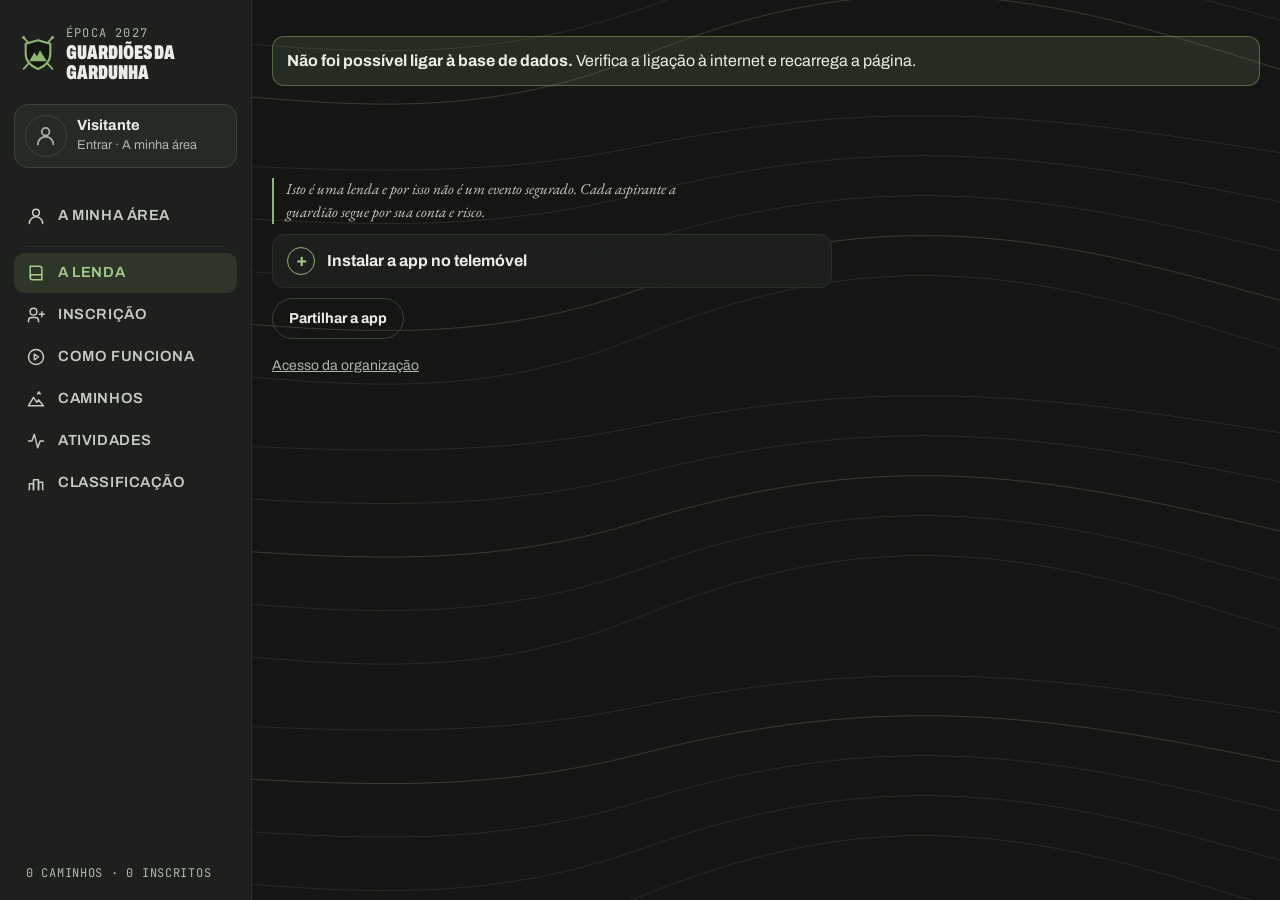
<file: index.html>
<!doctype html>
<html lang="pt-PT">
<head>
<meta charset="utf-8">
<meta name="viewport" content="width=device-width,initial-scale=1,viewport-fit=cover">
<meta name="theme-color" content="#141614">
<meta name="description" content="Guardiões da Gardunha 2027 — desafio de trail na Serra da Gardunha. Inscrições, caminhos, classificações.">
<meta property="og:title" content="Guardiões da Gardunha 2027"><meta property="og:description" content="Rouba o bordão. Desafio de trail na Serra da Gardunha.">
<link rel="icon" href="data:image/svg+xml,%3Csvg xmlns='http://www.w3.org/2000/svg' viewBox='0 0 140 140'%3E%3Crect width='140' height='140' rx='24' fill='%23141614'/%3E%3Cg stroke='%238FB573' stroke-width='9' stroke-linecap='round'%3E%3Cpath d='M26 118 L114 22'/%3E%3Cpath d='M114 118 L26 22'/%3E%3C/g%3E%3C/svg%3E">
<link rel="manifest" href="manifest.webmanifest">
<link rel="apple-touch-icon" href="apple-touch-icon.png">
<meta name="apple-mobile-web-app-capable" content="yes"><meta name="mobile-web-app-capable" content="yes"><meta name="apple-mobile-web-app-title" content="Guardiões">
<title>Guardiões da Gardunha</title>
<link rel="preconnect" href="https://fonts.googleapis.com">
<link rel="preconnect" href="https://fonts.gstatic.com" crossorigin>
<link rel="stylesheet" href="https://fonts.googleapis.com/css2?family=Archivo:wdth,wght@62..125,400..900&family=Cinzel:wght@600;700;800&family=EB+Garamond:ital,wght@0,400;0,500;1,400&family=JetBrains+Mono:wght@400;600;800&display=swap">
<style>
/* Granito e musgo. Sempre escuro, em qualquer telemóvel */
:root{ --bg:#141614; --surface:#1D201D; --surface2:#262A25; --ink:#ECEEE6; --muted:#B0B6A8; --line:#2C302B; --line2:#3D433B; --terra:#8FB573; --terra-txt:#A8CB8C; --terra-soft:rgba(143,181,115,.14); --on-terra:#121511; --light:#ECEEE6; --on-light:#141614; --ok:#8FB573; --ok-soft:rgba(143,181,115,.14); --warn:#E3B062; --warn-soft:rgba(227,176,98,.14); --bad:#E58A78; --track:#5A6158; --glass:rgba(29,32,29,.92); --header-bg:rgba(20,22,20,.92); --mapbg:#1A1D1A; --soft-text:#C7CBC1; --accent-line:rgba(143,181,115,.45); --me-hover:rgba(143,181,115,.22); --drop-bg:rgba(20,22,20,.6); --contour:url("data:image/svg+xml,%3Csvg xmlns='http://www.w3.org/2000/svg' width='1400' height='1600' viewBox='0 0 1400 1600'%3E%3Cg fill='none' stroke='%23A3A895' stroke-width='1'%3E%3Cpath d='M-20 20 C 200 -28, 420 44, 700 -13.599999999999994 S 1150 -37.599999999999994, 1420 5.600000000000001' stroke-opacity='.26'/%3E%3Cpath d='M-20 76 C 200 16, 420 106, 700 34.0 S 1150 4.0, 1420 58.0' stroke-opacity='.14'/%3E%3Cpath d='M-20 132 C 200 60, 420 168, 700 81.6 S 1150 45.60000000000001, 1420 110.4' stroke-opacity='.14'/%3E%3Cpath d='M-20 188 C 200 104, 420 230, 700 129.2 S 1150 87.2, 1420 162.8' stroke-opacity='.14'/%3E%3Cpath d='M-20 244 C 200 148, 420 292, 700 176.8 S 1150 128.8, 1420 215.2' stroke-opacity='.26'/%3E%3Cpath d='M-20 300 C 200 252, 420 324, 700 266.4 S 1150 242.4, 1420 285.6' stroke-opacity='.14'/%3E%3Cpath d='M-20 356 C 200 296, 420 386, 700 314.0 S 1150 284.0, 1420 338.0' stroke-opacity='.14'/%3E%3Cpath d='M-20 412 C 200 340, 420 448, 700 361.6 S 1150 325.6, 1420 390.4' stroke-opacity='.14'/%3E%3Cpath d='M-20 468 C 200 384, 420 510, 700 409.2 S 1150 367.2, 1420 442.8' stroke-opacity='.26'/%3E%3Cpath d='M-20 524 C 200 428, 420 572, 700 456.8 S 1150 408.8, 1420 495.2' stroke-opacity='.14'/%3E%3Cpath d='M-20 580 C 200 532, 420 604, 700 546.4 S 1150 522.4, 1420 565.6' stroke-opacity='.14'/%3E%3Cpath d='M-20 636 C 200 576, 420 666, 700 594.0 S 1150 564.0, 1420 618.0' stroke-opacity='.14'/%3E%3Cpath d='M-20 692 C 200 620, 420 728, 700 641.6 S 1150 605.6, 1420 670.4' stroke-opacity='.26'/%3E%3Cpath d='M-20 748 C 200 664, 420 790, 700 689.2 S 1150 647.2, 1420 722.8' stroke-opacity='.14'/%3E%3Cpath d='M-20 804 C 200 708, 420 852, 700 736.8 S 1150 688.8, 1420 775.2' stroke-opacity='.14'/%3E%3Cpath d='M-20 860 C 200 812, 420 884, 700 826.4 S 1150 802.4, 1420 845.6' stroke-opacity='.14'/%3E%3Cpath d='M-20 916 C 200 856, 420 946, 700 874.0 S 1150 844.0, 1420 898.0' stroke-opacity='.26'/%3E%3Cpath d='M-20 972 C 200 900, 420 1008, 700 921.6 S 1150 885.6, 1420 950.4' stroke-opacity='.14'/%3E%3Cpath d='M-20 1028 C 200 944, 420 1070, 700 969.2 S 1150 927.2, 1420 1002.8' stroke-opacity='.14'/%3E%3Cpath d='M-20 1084 C 200 988, 420 1132, 700 1016.8 S 1150 968.8, 1420 1055.2' stroke-opacity='.14'/%3E%3Cpath d='M-20 1140 C 200 1092, 420 1164, 700 1106.4 S 1150 1082.4, 1420 1125.6' stroke-opacity='.26'/%3E%3Cpath d='M-20 1196 C 200 1136, 420 1226, 700 1154.0 S 1150 1124.0, 1420 1178.0' stroke-opacity='.14'/%3E%3Cpath d='M-20 1252 C 200 1180, 420 1288, 700 1201.6 S 1150 1165.6, 1420 1230.4' stroke-opacity='.14'/%3E%3Cpath d='M-20 1308 C 200 1224, 420 1350, 700 1249.2 S 1150 1207.2, 1420 1282.8' stroke-opacity='.14'/%3E%3Cpath d='M-20 1364 C 200 1268, 420 1412, 700 1296.8 S 1150 1248.8, 1420 1335.2' stroke-opacity='.26'/%3E%3Cpath d='M-20 1420 C 200 1372, 420 1444, 700 1386.4 S 1150 1362.4, 1420 1405.6' stroke-opacity='.14'/%3E%3Cpath d='M-20 1476 C 200 1416, 420 1506, 700 1434.0 S 1150 1404.0, 1420 1458.0' stroke-opacity='.14'/%3E%3Cpath d='M-20 1532 C 200 1460, 420 1568, 700 1481.6 S 1150 1445.6, 1420 1510.4' stroke-opacity='.14'/%3E%3Cpath d='M-20 1588 C 200 1504, 420 1630, 700 1529.2 S 1150 1487.2, 1420 1562.8' stroke-opacity='.26'/%3E%3Cpath d='M-20 1644 C 200 1548, 420 1692, 700 1576.8 S 1150 1528.8, 1420 1615.2' stroke-opacity='.14'/%3E%3C/g%3E%3C/svg%3E"); --head:'Archivo','Arial Narrow','Helvetica Neue',Arial,sans-serif; --body:'Archivo','Helvetica Neue',system-ui,sans-serif; --mono:'JetBrains Mono',ui-monospace,Menlo,monospace; --crest:'Archivo','Arial Narrow','Helvetica Neue',Arial,sans-serif; --serif:'EB Garamond',Georgia,'Times New Roman',serif; color-scheme:dark; }
*{box-sizing:border-box}
body{background:var(--bg) var(--contour) center -120px / 1400px auto repeat-y;color:var(--ink);font-family:var(--body);font-size:16px;line-height:1.5;margin:0}
h1,h2,h3{font-family:var(--head);font-weight:900;font-stretch:62%;text-transform:uppercase;line-height:.95;text-wrap:balance;margin:0}
h2{font-size:2.6rem} h3{font-size:1.2rem;font-weight:800;font-stretch:75%;letter-spacing:.02em}
a{color:var(--terra-txt)}
.wrap{max-width:1080px;margin:0 auto;padding-inline:20px}
header{border-bottom:1px solid var(--line);background:var(--header-bg)}
header .wrap{display:flex;align-items:center;gap:14px;padding-block:18px 0;flex-wrap:wrap}
.brand{display:flex;align-items:center;gap:12px;min-width:0}
.brand svg{flex:none}
.brand small{display:block;font-family:var(--mono);letter-spacing:.08em;font-size:.85rem;color:var(--muted);text-transform:uppercase}
.brand h1{font-family:var(--head);font-size:1.6rem;font-weight:900;font-stretch:62%;letter-spacing:.01em;text-transform:uppercase}
.me{margin-left:auto;font-size:.94rem;color:var(--muted)}
nav{display:flex;gap:4px;overflow-x:auto;padding-top:12px}
nav button{font-family:var(--head);font-weight:700;font-stretch:75%;text-transform:uppercase;letter-spacing:.04em;font-size:.95rem;background:none;border:0;color:var(--muted);padding:10px 14px 12px;border-bottom:3px solid transparent;cursor:pointer;white-space:nowrap}
nav button[aria-selected="true"]{color:var(--ink);border-color:var(--terra)}
main.wrap{padding-block:28px 64px;display:grid;gap:22px}
.card{background:var(--glass);border:1px solid var(--line);border-radius:12px;padding:18px;min-width:0}
.stack{display:grid;gap:14px}
.row{display:flex;flex-wrap:wrap;gap:10px;align-items:center}
.grid2{display:grid;grid-template-columns:repeat(auto-fit,minmax(280px,1fr));gap:18px}
.muted{color:var(--muted)} .small{font-size:.95rem}
.lbl{font-family:var(--mono);text-transform:uppercase;letter-spacing:.06em;font-size:.8rem;color:var(--muted)}
.num{font-variant-numeric:tabular-nums}
.mono{font-family:var(--mono)}
.big{font-family:var(--head);font-weight:900;font-stretch:62%;font-size:2.4rem;line-height:1}
button.b,label.b{font:inherit;font-weight:700;font-size:.9rem;border-radius:99px;border:1px solid var(--light);background:var(--light);color:var(--on-light);padding:9px 16px;min-height:40px;cursor:pointer;display:inline-flex;align-items:center;gap:6px}
button.b.t,label.b.t{background:var(--terra);border-color:var(--terra);color:var(--on-terra);font-weight:800;font-stretch:75%;text-transform:uppercase;letter-spacing:.04em}
button.b.o,label.b.o{background:transparent;color:var(--ink);border-color:var(--line2)}
button.b.s{padding:5px 12px;font-size:.84rem;min-height:32px}
button.b:disabled{opacity:.45;cursor:not-allowed}
select,input[type=search],input[type=text],input[type=number],input[type=date],input[type=password]{font:inherit;color:var(--ink);background:var(--bg);border:1px solid var(--line2);border-radius:10px;padding:8px 12px;min-height:40px;min-width:0;max-width:100%}
input[type=number]{width:6em}
input[type=checkbox]{accent-color:var(--terra);width:18px;height:18px}
input[type=range]{accent-color:var(--terra)}
.seg{display:inline-flex;border:1px solid var(--line2);border-radius:99px;overflow:hidden}
.seg button{font:inherit;font-size:.875rem;font-weight:600;border:0;background:transparent;color:var(--ink);padding:8px 14px;cursor:pointer}
.seg button[aria-pressed="true"]{background:var(--light);color:var(--on-light)}
.tag{display:inline-block;font-family:var(--mono);text-transform:uppercase;letter-spacing:.04em;font-size:.75rem;font-weight:600;padding:2px 8px;border-radius:99px;background:var(--surface2);color:var(--ink);white-space:nowrap}
.tag.Subida{background:var(--terra-soft);color:var(--terra-txt)} .tag.Descida{background:var(--surface2);color:var(--ink)}
.tag.Cumeada,.tag.Loop{background:transparent;border:1px solid var(--line2);color:var(--ink)}
.tag.warn{background:var(--warn-soft);color:var(--warn)} .tag.ok{background:var(--ok-soft);color:var(--ok)} .tag.bad{background:var(--terra-soft);color:var(--bad)}
.atv-f{display:flex;flex-wrap:wrap;gap:10px;align-items:flex-end}
.atv-c{border:1px solid var(--line);border-radius:14px;background:var(--glass);padding:12px 14px;display:grid;gap:10px;min-width:0}
.atv-h{display:flex;align-items:center;gap:10px;min-width:0} .atv-h>div{display:grid;gap:1px;min-width:0;flex:1} .atv-h strong{overflow-wrap:anywhere}
.atv-r{display:grid;grid-template-columns:minmax(0,1fr) auto;gap:2px 12px;padding-top:10px;border-top:1px solid var(--line);align-items:baseline}
.atv-r .nm{background:none;border:0;padding:0;color:var(--text);font:inherit;font-weight:700;text-align:left;cursor:pointer}
.atv-r .tm{font-family:var(--mono);font-weight:700;font-size:1.15rem;text-align:right;white-space:nowrap}
.atv-r .rk2{grid-column:1/-1;display:flex;flex-wrap:wrap;gap:6px;align-items:center}
.atv-pos{font-family:var(--mono);font-size:.85rem;border:1px solid var(--line);border-radius:999px;padding:2px 9px}
.rk{border:1px solid var(--line);border-radius:12px;background:var(--glass);overflow:hidden}
.rk-hd,.rk-r{display:grid;grid-template-columns:2.4em minmax(0,1fr) 6.4rem 28px;gap:8px;align-items:center;padding:10px 12px}
.rk-hd{font-family:var(--mono);text-transform:uppercase;letter-spacing:.06em;font-size:.8rem;color:var(--muted);border-bottom:1px solid var(--line)} .rk-hd .r{text-align:right}
.rk-r{border-bottom:1px solid var(--line);cursor:pointer} .rk-r:hover{background:var(--surface2)} .rk-r.me{background:var(--terra-soft)}
.rk-r .pos{width:auto} .rk-r.pod1 .pos{color:var(--terra-txt);font-weight:800}
.rk-n{display:grid;gap:1px;min-width:0;overflow-wrap:anywhere} .rk-p{text-align:right;white-space:nowrap}
.rk-h{padding:10px 12px;background:var(--bg);border-bottom:1px solid var(--line)} .rk-b>:last-child{border-bottom:0}
.tw{overflow-x:auto;border:1px solid var(--line);border-radius:12px;background:var(--glass)}
table{border-collapse:collapse;width:100%;font-size:.92rem}
th{font-family:var(--mono);text-transform:uppercase;letter-spacing:.06em;font-size:.8rem;color:var(--muted);text-align:left;font-weight:400;padding:10px 12px;border-bottom:1px solid var(--line);white-space:nowrap}
td{padding:10px 12px;border-bottom:1px solid var(--line);vertical-align:middle}
td.num,td.r.num{font-family:var(--mono);font-size:.9rem}
tr:last-child td{border-bottom:0}
td.r,th.r{text-align:right}
tr.pod1 td:first-child{color:var(--terra-txt);font-weight:800}
tr.me td{background:var(--terra-soft)} tr.me td:first-child{color:var(--terra-txt)}
.pos{font-family:var(--mono);font-size:1rem;width:2.6em;color:var(--muted)}
tr.click{cursor:pointer} tr.click:hover td{background:var(--surface2)}
tr.me.click:hover td{background:var(--me-hover)}
tr.hist td{background:var(--bg);font-size:.875rem}
.notice{border:1px solid var(--accent-line);background:var(--terra-soft);padding:12px 14px;border-radius:12px}
.notice.f{border-color:var(--ok);background:var(--ok-soft)}
.notice.w{border-color:var(--warn);background:var(--warn-soft)}
.drop{border:2px dashed var(--line2);border-radius:14px;padding:28px;text-align:center;display:grid;gap:10px;justify-items:center;background:var(--drop-bg)}
.drop.on{border-color:var(--terra);background:var(--terra-soft)}
.map{width:100%;max-width:100%;height:auto;display:block;background:var(--mapbg);border-radius:10px}
.map .trk{fill:none;stroke:var(--track);stroke-width:2;vector-effect:non-scaling-stroke}
.map .ref{fill:none;stroke:var(--light);stroke-width:2.5;stroke-dasharray:6 4;vector-effect:non-scaling-stroke}
.map .sel{fill:none;stroke:var(--terra);stroke-width:3.5;stroke-linejoin:round;vector-effect:non-scaling-stroke}
.map .st{fill:var(--light)} .map .en{fill:var(--terra)}
.prof{width:100%;height:110px;display:block;background:var(--mapbg);border-radius:10px}
.prof .a{fill:var(--line2)} .prof .s{fill:var(--terra);opacity:.4}
.kv{display:grid;grid-template-columns:repeat(auto-fit,minmax(110px,1fr));gap:12px}
.kv div{display:grid;gap:2px}
.kv strong{font-family:var(--mono);font-weight:600}
.pips{display:inline-flex;gap:3px;vertical-align:middle} .pips i{width:9px;height:9px;border-radius:2px;background:var(--line2)} .pips i.on{background:var(--terra)}
.range{display:grid;grid-template-columns:auto 1fr;gap:6px 12px;align-items:center}
.range input{width:100%}
.grow{flex:1 1 0;min-width:0;width:0}
.empty{padding:26px;text-align:center;color:var(--muted)}
.toast{position:fixed;left:50%;transform:translateX(-50%);bottom:calc(18px + env(safe-area-inset-bottom,0px));background:var(--light);color:var(--on-light);padding:10px 16px;border-radius:99px;font-weight:600;max-width:calc(100% - 32px);z-index:9}
details>summary{cursor:pointer;font-weight:700}
.fold{all:unset;box-sizing:border-box;display:flex;align-items:baseline;gap:12px;width:100%;cursor:pointer}.fold h3{margin:0;flex:0 1 auto}.fold .chev{margin-left:auto;font-family:var(--mono);font-size:1.4rem;line-height:1;color:var(--terra-txt)}.fold:focus-visible{outline:2px solid var(--terra);outline-offset:4px;border-radius:4px}
.zm{position:relative;border-radius:10px;overflow:hidden;background:var(--mapbg)}
.zmap{display:block;width:100%;height:clamp(300px,52vh,460px);touch-action:none;cursor:crosshair;user-select:none}
.zmap .trk{fill:none;stroke:var(--track);stroke-width:2.5;vector-effect:non-scaling-stroke;stroke-linejoin:round}
.zmap .sel{fill:none;stroke:var(--terra);stroke-width:4.5;vector-effect:non-scaling-stroke;stroke-linejoin:round;stroke-linecap:round}
.zmap .st{fill:var(--ok);stroke:var(--bg);stroke-width:2;vector-effect:non-scaling-stroke} .zmap .en{fill:var(--terra);stroke:var(--bg);stroke-width:2;vector-effect:non-scaling-stroke}
.zm-tools{position:absolute;top:10px;right:10px;display:flex;flex-direction:column;gap:6px}
.zm-tools .b{background:var(--glass);min-width:44px;justify-content:center}
.zm-bar{position:absolute;left:12px;bottom:10px;display:flex;flex-direction:column;gap:2px;font-family:var(--mono);font-size:.8rem;color:var(--muted);pointer-events:none}
.zm-line{display:block;height:6px;border:2px solid var(--muted);border-top:0}
.zm-n{position:absolute;left:12px;top:10px;font-family:var(--mono);font-size:.8rem;color:var(--muted);pointer-events:none}
.seg .dot{display:inline-block;width:10px;height:10px;border-radius:50%;margin-right:6px;vertical-align:middle}.seg .dot.st{background:var(--ok)}.seg .dot.en{background:var(--terra)}
.seg-form{border:1px solid var(--line2);border-radius:10px;padding:16px;background:var(--surface2)}
.sr{position:absolute;width:1px;height:1px;overflow:hidden;clip:rect(0 0 0 0)}
/* pódio do ranking */
.podium{display:grid;grid-template-columns:repeat(3,minmax(0,1fr));gap:10px;align-items:end;max-width:560px;padding-top:30px}
.podium .p{display:flex;flex-direction:column;align-items:center;gap:2px;text-align:center;min-width:0;position:relative}
.podium .nm{font-weight:800;font-size:.95rem;overflow-wrap:anywhere}
.podium .tm{font-family:var(--mono);font-weight:600;font-size:.95rem}
.podium .pc{font-family:var(--mono);font-size:.8rem;color:var(--muted)}
.podium .blk{width:100%;margin-top:6px;border-radius:10px 10px 0 0;display:flex;align-items:center;justify-content:center;font-family:var(--head);font-weight:900;font-stretch:62%}
.podium .p1 .blk{height:116px;background:var(--terra);color:var(--on-terra);font-size:3.4rem}
.podium .p2 .blk{height:80px;background:var(--light);color:var(--on-light);font-size:2.6rem}
.podium .p3 .blk{height:56px;background:var(--line2);color:var(--ink);font-size:2rem}
.podium .p1 .tm,.podium .p1 .pc{color:var(--terra-txt)}
.crown{position:absolute;top:-28px;right:4px;background:var(--light);color:var(--on-light);font-family:var(--mono);font-weight:800;font-size:.75rem;padding:3px 8px;border-radius:99px;transform:rotate(8deg)}
.podbase{height:6px;max-width:560px;background:var(--line2);border-radius:0 0 4px 4px;margin-top:-22px}
.seghead .tagline{color:var(--soft-text);font-size:.95rem}
.lenda{max-width:64ch;display:grid;gap:14px;font-family:var(--serif);font-size:1.22rem;line-height:1.65;color:var(--soft-text)}
.lenda h3{font-family:var(--head);font-weight:900;font-stretch:62%;text-transform:uppercase;letter-spacing:.01em;font-size:2rem;color:var(--terra-txt);margin-top:16px}
.lenda > p:first-of-type::first-letter{font-family:var(--head);font-weight:900;font-stretch:62%;float:left;font-size:4.4rem;line-height:.82;padding:6px 10px 0 0;color:var(--terra)}
.lenda p{margin:0}
.lenda strong{color:var(--ink);font-weight:500}
.lenda .fim{font-family:var(--head);font-weight:900;font-stretch:62%;text-transform:uppercase;font-size:1.8rem;line-height:1.1;letter-spacing:.01em;color:var(--ink);margin-top:12px}
.crest-title{font-family:var(--head)!important;font-weight:900!important;font-stretch:62%!important;letter-spacing:.01em;text-transform:uppercase!important}
@media (max-width:560px){ .wrap{padding-inline:16px} h2{font-size:2.1rem} .brand h1{font-size:1.3rem} td,th{padding:9px 8px} .podium .p1 .blk{height:96px;font-size:2.8rem} }

.codebox{font-family:var(--mono);font-size:clamp(1.4rem,6vw,2rem);letter-spacing:.08em;padding:14px 16px;border:1px dashed var(--terra);border-radius:10px;background:var(--terra-soft);color:var(--terra-txt);text-align:center;user-select:all;-webkit-user-select:all;word-break:break-all}
.linkb{background:none;border:0;padding:6px 0;color:var(--muted);font:inherit;font-size:.875rem;text-decoration:underline;cursor:pointer}
.site-foot{padding-block:28px 40px;color:var(--muted);display:grid;gap:10px}
.disc{margin:0;font-family:var(--serif);font-style:italic;font-size:.95rem;line-height:1.5;color:var(--soft-text);max-width:60ch;border-left:2px solid var(--terra);padding-left:12px}

/* navegação no telemóvel: barra de ícones em baixo + deslizar */
html,body{overflow-x:clip;max-width:100%;touch-action:pan-y} main,.wrap,.card{min-width:0;max-width:100%}
.bnav{display:none}
@keyframes inR{from{transform:translateX(36px);opacity:0}to{transform:none;opacity:1}} @keyframes inL{from{transform:translateX(-36px);opacity:0}to{transform:none;opacity:1}}
main.in-r{animation:inR .22s ease} main.in-l{animation:inL .22s ease}
@media (prefers-reduced-motion: reduce){ main.in-r,main.in-l{animation:none} }
@media (max-width:999px){
  nav#tabs button.pub{display:none} nav#tabs:not(:has(.adm)){display:none}
  .bnav{display:grid;grid-auto-flow:column;grid-auto-columns:1fr;position:fixed;left:0;right:0;bottom:0;z-index:8;background:var(--header-bg);border-top:1px solid var(--line);padding:6px 2px calc(6px + env(safe-area-inset-bottom,0px));-webkit-backdrop-filter:blur(12px);backdrop-filter:blur(12px)}
  .bnav button{background:none;border:0;color:var(--muted);display:grid;justify-items:center;gap:3px;font:600 .7rem/1.1 var(--body);padding:4px 0 2px;cursor:pointer;position:relative;-webkit-tap-highlight-color:transparent}
  .bnav button[aria-current="page"]{color:var(--terra-txt)}
  .bnav button[aria-current="page"]::before{content:'';position:absolute;top:-7px;left:28%;right:28%;height:3px;border-radius:0 0 3px 3px;background:var(--terra)}
  main.wrap{padding-bottom:28px} .site-foot{padding-bottom:calc(96px + env(safe-area-inset-bottom,0px))}
  .toast{bottom:calc(84px + env(safe-area-inset-bottom,0px))}
}
.bnav svg{width:23px;height:23px;fill:none;stroke:currentColor;stroke-width:1.8;stroke-linecap:round;stroke-linejoin:round}
#me[hidden]{display:none}
/* início */
.hero{display:grid;gap:12px;justify-items:start;padding-block:8px 4px}
.hero .crest svg{width:76px;height:76px}
.hero h2{font-size:clamp(2.3rem,9vw,4rem)}
.hero .claim{font-family:var(--head);font-weight:900;font-stretch:62%;text-transform:uppercase;font-size:clamp(1.3rem,4.5vw,1.8rem);color:var(--terra-txt);letter-spacing:.03em;margin:0}
.hero .when{font-family:var(--mono);font-size:.8rem;letter-spacing:.08em;text-transform:uppercase;color:var(--muted);margin:0}
.stats{display:grid;grid-template-columns:repeat(4,1fr);gap:10px} .stats div{display:grid;gap:2px;border-left:2px solid var(--terra);padding-left:10px} .stats strong{font-family:var(--head);font-weight:900;font-stretch:62%;font-size:1.9rem;line-height:1} .stats span{font-size:.8rem;color:var(--muted);text-transform:uppercase;letter-spacing:.06em}
@media (max-width:560px){ .stats{grid-template-columns:repeat(2,1fr)} }
/* cartões dos caminhos */
.carousel{display:grid;grid-auto-flow:column;grid-auto-columns:min(86%,340px);gap:14px;overflow-x:auto;scroll-snap-type:x mandatory;padding:4px 2px 12px;scrollbar-width:none;overscroll-behavior-x:contain;-webkit-overflow-scrolling:touch}
.carousel::-webkit-scrollbar{display:none}
.scard{scroll-snap-align:center;text-align:left;font:inherit;color:inherit;background:var(--glass);border:1px solid var(--line);border-radius:14px;padding:12px;display:grid;gap:8px;align-content:start;cursor:pointer;min-width:0}
.scard.on{border-color:var(--terra);box-shadow:0 0 0 1px var(--terra) inset}
.scard .map{border-radius:10px}
.scard h4{margin:0;font-family:var(--head);font-weight:900;font-stretch:62%;text-transform:uppercase;font-size:1.4rem;line-height:1;text-wrap:balance}
.scard .meta{font-family:var(--mono);font-size:.75rem;letter-spacing:.06em;color:var(--muted);text-transform:uppercase}
.scard .gd{display:grid;grid-template-columns:1fr 1fr;gap:8px;font-size:.84rem;border-top:1px solid var(--line);padding-top:8px}
.scard .gd b{display:block;font-size:.75rem;letter-spacing:.06em;text-transform:uppercase;color:var(--muted);font-weight:600}
.stack>*,.pager>*{min-width:0} .dots{max-width:100%;overflow:hidden;display:flex;gap:6px;justify-content:center;align-items:center;min-height:12px} .dots i{width:7px;height:7px;border-radius:4px;background:var(--line2);transition:width .2s} .dots i.on{background:var(--terra);width:20px}
.pager{display:flex;align-items:center;justify-content:space-between;gap:10px}
/* lenda em páginas */
.pages{display:grid;grid-auto-flow:column;grid-auto-columns:100%;gap:28px;overflow-x:auto;overflow-y:hidden;transition:height .25s ease;scroll-snap-type:x mandatory;scrollbar-width:none;align-items:start;overscroll-behavior-x:contain}
.pages::-webkit-scrollbar{display:none} .pages > .page{scroll-snap-align:start;min-width:0}
/* mapa com fundo (terreno / satélite) */
.tmapw{display:grid;gap:6px}
.tmap{position:relative;height:300px;border-radius:12px;overflow:hidden;background:var(--mapbg);touch-action:none;cursor:grab;user-select:none;-webkit-user-select:none}
.tmap.drag{cursor:grabbing}
.tmap .lyr{position:absolute;inset:0;will-change:transform}
.tmap img{position:absolute;left:0;top:0;width:256px;height:256px;max-width:none;pointer-events:none;-webkit-user-drag:none;transform-origin:0 0;will-change:transform}
.tmap svg{z-index:2}
.tmap svg{position:absolute;inset:0;width:100%;height:100%;pointer-events:none;overflow:visible}
.tmap .halo{fill:none;stroke:#fff;stroke-opacity:.85;stroke-width:7;stroke-linejoin:round;stroke-linecap:round}
.tmap .line{fill:none;stroke:var(--terra);stroke-width:4;stroke-linejoin:round;stroke-linecap:round}
.tm-ctl{position:absolute;right:8px;top:8px;display:grid;gap:6px;z-index:2}
.tm-ctl button{width:38px;height:38px;border-radius:9px;border:1px solid var(--line2);background:var(--surface);color:var(--ink);font-size:1.25rem;line-height:1;cursor:pointer}
.tm-lay{position:absolute;left:8px;top:8px;z-index:2;background:var(--surface)}
.tm-lay button{padding:6px 11px;font-size:.8rem}
.tm-attr{position:absolute;right:0;bottom:0;z-index:2;font-size:.62rem;background:rgba(255,255,255,.78);color:#222;padding:1px 6px;border-top-left-radius:6px}
@media (min-width:761px){ .tmap{height:420px} }
td.num{white-space:nowrap}
.cmb{position:relative} .cmb input{width:100%;padding-left:38px;font-size:1rem;min-height:46px;border-radius:12px;background:var(--surface)} .cmb-ic{position:absolute;left:13px;top:12px;color:var(--terra-txt);font-size:1.1rem;pointer-events:none}
.cmb-list{position:absolute;left:0;right:0;top:calc(100% + 4px);z-index:5;background:var(--surface);border:1px solid var(--line2);border-radius:12px;box-shadow:0 12px 28px rgba(0,0,0,.45);max-height:320px;overflow:auto;padding:4px}
.cmb-opt{display:block;width:100%;text-align:left;background:none;border:0;color:var(--ink);font:inherit;padding:10px 12px;border-radius:8px;cursor:pointer} .cmb-opt:hover,.cmb-opt:focus{background:var(--surface2);outline:none}
.name small{color:var(--muted)}
/* listas de escolha */
select{appearance:none;-webkit-appearance:none;padding-right:38px;background-image:url("data:image/svg+xml,%3Csvg xmlns='http://www.w3.org/2000/svg' width='12' height='8' viewBox='0 0 12 8'%3E%3Cpath d='M1 1.5l5 5 5-5' fill='none' stroke='%238FB573' stroke-width='2' stroke-linecap='round' stroke-linejoin='round'/%3E%3C/svg%3E");background-repeat:no-repeat;background-position:right 14px center;cursor:pointer}
select:focus{outline:none;border-color:var(--terra)}
select option,select optgroup{background:var(--surface);color:var(--ink)}
.picks{gap:10px} .picks .pick{flex:1 1 200px}
.pick{position:relative;display:grid;gap:2px;min-width:0;max-width:100%;padding:8px 14px 9px;border:1px solid var(--line2);border-radius:14px;background:linear-gradient(180deg,var(--surface),var(--surface2));cursor:pointer;transition:border-color .15s, box-shadow .15s}
.pick:hover{border-color:var(--accent-line)} .pick:focus-within{border-color:var(--terra);box-shadow:0 0 0 3px var(--terra-soft)}
.pk-l{font-family:var(--mono);font-size:.75rem;letter-spacing:.14em;text-transform:uppercase;color:var(--terra-txt)}
.pick select{border:0;background-color:transparent;padding:0 26px 0 0;min-height:0;border-radius:0;font-family:var(--head);font-weight:800;font-stretch:75%;font-size:1.12rem;letter-spacing:.01em;line-height:1.2;color:var(--ink);width:100%;background-position:right 0 center;text-overflow:ellipsis;white-space:nowrap;overflow:hidden}
.isteps{margin:0;padding-left:20px;display:grid;gap:3px;color:var(--soft-text)}
#install{max-width:560px}
.names{display:flex;flex-wrap:wrap;gap:6px} .name{font-size:.9rem;border:1px solid var(--line2);border-radius:99px;padding:4px 12px;background:var(--surface)} .name.me{border-color:var(--terra);color:var(--terra-txt)}
/* classificação: caixas com + */
.pbox{border:1px solid var(--line);border-radius:12px;background:var(--glass)}
.phead,.crow{width:100%;display:flex;align-items:center;gap:12px;background:none;border:0;color:var(--ink);font:inherit;text-align:left;padding:12px 14px;cursor:pointer}
.phead{font-weight:700}
.pm{flex:none;display:inline-grid;place-items:center;width:28px;height:28px;border-radius:50%;border:1.5px solid var(--terra);color:var(--terra-txt);font-weight:800;font-size:1.1rem;line-height:1}
.pm.sm{width:24px;height:24px;font-size:1rem}
.pbody{padding:0 14px 14px}
.clist{display:grid;gap:8px}
.citem{border:1px solid var(--line);border-radius:12px;background:var(--glass);min-width:0} .citem.on{border-color:var(--accent-line)}
.crow .cn{display:grid;gap:2px;min-width:0;flex:1} .crow .cn strong{font-size:.98rem;line-height:1.2}
.crow .cl{display:grid;gap:2px;text-align:right;white-space:nowrap} .crow .cl b{color:var(--muted);font-weight:600}
.cbody{display:grid;grid-template-columns:1fr 1fr;gap:16px;padding:0 14px 14px}
@media (max-width:620px){ .cbody{grid-template-columns:1fr} .crow .cl{display:none} }
.chips{display:flex;flex-wrap:wrap;gap:6px} .chip{font-size:.8rem;border:1px solid var(--line2);border-radius:99px;padding:3px 10px;color:var(--muted)} .chip b{color:var(--ink)}
/* regulamento */
.regart{border-top:1px solid var(--line)} .regart:last-child{border-bottom:1px solid var(--line)}
.regart summary{cursor:pointer;font-weight:700;padding:12px 0;font-size:.98rem}
.regbody{display:grid;gap:10px;padding:0 0 14px;color:var(--soft-text);max-width:72ch} .regbody p{margin:0} .regbody ul{margin:0;padding-left:20px;display:grid;gap:4px}
.chk{display:flex;gap:10px;align-items:flex-start;flex-wrap:nowrap} .chk input{flex:none;width:20px;height:20px;margin:2px 0 0;accent-color:var(--terra)}
.linkb.inl{padding:0;font-size:inherit;color:var(--terra-txt);font-weight:700}
.howto{display:grid;gap:8px;margin:0;padding:0;list-style:none} .howto li{display:flex;justify-content:space-between;gap:12px;border-bottom:1px dashed var(--line);padding-bottom:6px} .howto li > span{min-width:0} .howto b{font-family:var(--mono);color:var(--terra-txt);white-space:nowrap;flex:none}

/* atividades: feed vertical + reações */
.feed{display:grid;gap:16px;max-width:560px;width:100%;margin-inline:auto}
.feed~*{max-width:560px;margin-inline:auto;width:100%}
.fc{display:grid;gap:0;border:1px solid var(--line);border-radius:18px;background:var(--glass);overflow:hidden;min-width:0}
.fc.mine{border-color:var(--accent-line)}
.fc-h{display:flex;align-items:center;gap:10px;padding:12px 14px}
.fc-hero{display:grid;gap:0;background:linear-gradient(135deg,var(--surface2),var(--surface) 72%);border-block:1px solid var(--line)}
.fc-seg{display:grid;gap:6px;padding:16px 16px 14px;border-bottom:1px solid var(--line)} .fc-seg:last-child{border-bottom:0}
.fc-k{font-family:var(--mono);font-size:.75rem;letter-spacing:.1em;text-transform:uppercase;color:var(--terra-txt)}
.fc-t{all:unset;box-sizing:border-box;cursor:pointer;font-family:var(--head);font-weight:900;font-stretch:62%;text-transform:uppercase;font-size:clamp(1.9rem,8vw,2.5rem);line-height:.95;text-wrap:balance;color:var(--ink)} .fc-t:hover{color:var(--terra-txt)} .fc-t:focus-visible{outline:2px solid var(--terra);outline-offset:3px;border-radius:4px}
.fc-m{display:flex;align-items:baseline;gap:6px 14px;flex-wrap:wrap} .fc-time{font-family:var(--mono);font-weight:700;font-size:1.7rem;letter-spacing:-.01em}
.fc-tags{display:flex;flex-wrap:wrap;gap:6px;align-items:center}
.fc-act{display:grid;grid-template-columns:minmax(0,1fr) auto;gap:12px;align-items:center;padding:12px 14px}
.fc-act.own{grid-template-columns:auto minmax(0,1fr)}
.fc-th{display:grid;gap:6px;min-width:0}
.thumbs{display:flex;gap:8px}
.thumb{display:grid;place-items:center;width:46px;height:46px;border-radius:14px;border:1.5px solid var(--line2);background:transparent;color:var(--muted);cursor:pointer;transition:transform .12s ease,background .15s,border-color .15s,color .15s;-webkit-tap-highlight-color:transparent}
.thumb .em{font-size:1.45rem;line-height:1;filter:grayscale(1);opacity:.6;transition:filter .15s,opacity .15s,transform .15s} .thumb.on .em{filter:none;opacity:1;transform:scale(1.12)}
.thumb:active{transform:scale(.9)} .thumb:hover{border-color:var(--accent-line);color:var(--ink)}
.thumb.on{background:var(--terra-soft);border-color:var(--terra);color:var(--terra-txt)} 
.fc-go{display:inline-flex;align-items:center;justify-content:center;gap:8px;min-height:46px;max-width:230px;padding:8px 18px;border-radius:99px;border:1.5px solid var(--terra);background:var(--terra);color:var(--on-terra);font-family:var(--head);font-weight:800;font-stretch:75%;text-transform:uppercase;letter-spacing:.04em;font-size:1rem;line-height:1.1;text-align:center;cursor:pointer;transition:transform .12s ease,background .15s,color .15s;-webkit-tap-highlight-color:transparent}
.fc-go svg{width:19px;height:19px;fill:none;stroke:currentColor;stroke-width:2;stroke-linecap:round;stroke-linejoin:round} .fc-go:active{transform:scale(.96)}
.fc-go.on{background:var(--terra-soft);color:var(--terra-txt)}
.fc-more{justify-self:center;min-width:220px;justify-content:center}
@media (max-width:520px){ .fc-act{grid-template-columns:1fr} .fc-go{width:100%;max-width:none} }
@media (prefers-reduced-motion:reduce){ .thumb,.fc-go,.thumb .em{transition:none} }

.fc-seg{padding:0 0 14px} .fc-seg>:not(.fc-ph){margin-inline:16px}
.fc-ph{all:unset;box-sizing:border-box;position:relative;display:block;width:100%;aspect-ratio:16/9;cursor:pointer;overflow:hidden;margin-bottom:2px}
.fc-ph:focus-visible{outline:2px solid var(--terra);outline-offset:-2px}
.fc-pic{position:absolute;inset:0} .fc-pic svg,.fc-pic img{position:absolute;inset:0;width:100%;height:100%;display:block;object-fit:cover}
.fc-ph::after{content:'';position:absolute;inset:0;background:linear-gradient(180deg,rgba(20,22,20,0) 38%,rgba(20,22,20,.9) 100%);pointer-events:none}
.fc-cap{position:absolute;left:14px;right:14px;bottom:12px;z-index:1;display:grid;gap:3px;text-align:left}
.fc-pic ~ .fc-cap .fc-k{display:flex;align-items:baseline;gap:10px} .fc-num{font-family:var(--head);font-weight:900;font-stretch:62%;font-size:2.6rem;line-height:.85;letter-spacing:.01em;color:var(--terra-txt);text-shadow:0 1px 8px rgba(0,0,0,.6)}
.fc-nm{font-family:var(--head);font-weight:800;font-stretch:75%;text-transform:uppercase;letter-spacing:.02em;font-size:1.1rem;line-height:1.05;color:var(--ink);text-shadow:0 1px 8px rgba(0,0,0,.6);overflow-wrap:anywhere}
.fc-pic .ra-run{animation:ra-vis 8s linear infinite both} .fc-pic .ra-pa{animation:ra-a .36s steps(1) infinite} .fc-pic .ra-pb{animation:ra-b .36s steps(1) infinite}
.fc-pic .ra-lb{font:700 11px 'JetBrains Mono',monospace;letter-spacing:.08em;fill:var(--ink);stroke:var(--bg);stroke-width:3;paint-order:stroke}
@media (prefers-reduced-motion:reduce){ .fc-pic .ra-run{display:none} .fc-pic .ra-pa,.fc-pic .ra-pb{animation:none} }
.fc-ph:hover .fc-nm{color:var(--terra-txt)}

/* animação do percurso */
.map .ra-base{fill:none;stroke:var(--bg);stroke-width:9;stroke-linecap:round;stroke-linejoin:round;opacity:.6}
.map .ra{stroke-dasharray:1000;animation:ra-draw 8s linear infinite both}
@keyframes ra-draw{0%,8%{stroke-dashoffset:1000}62%,100%{stroke-dashoffset:0}}
.map .ra-run{animation:ra-vis 8s linear infinite both}
@keyframes ra-vis{0%{opacity:0}2%,64%{opacity:1}68%,100%{opacity:0}}
.map .ra-pa{animation:ra-a .36s steps(1) infinite} .map .ra-pb{animation:ra-b .36s steps(1) infinite}
@keyframes ra-a{0%{opacity:1}50%,100%{opacity:0}} @keyframes ra-b{0%{opacity:0}50%,100%{opacity:1}}
@media (prefers-reduced-motion:reduce){ .map .ra{animation:none;stroke-dashoffset:0} .map .ra-run{display:none} .map .ra-pa,.map .ra-pb{animation:none} }
/* caminhos em mosaico (tiles) */
.mosaic{display:grid;grid-template-columns:repeat(2,minmax(0,1fr));gap:12px;max-width:760px;margin-inline:auto}
.mt{all:unset;box-sizing:border-box;display:flex;flex-direction:column;min-width:0;border-radius:16px;overflow:hidden;border:1px solid var(--line);background:var(--surface);cursor:pointer;isolation:isolate;-webkit-tap-highlight-color:transparent;transition:border-color .2s}
.mt:hover{border-color:var(--accent-line)} .mt:focus-visible{outline:2px solid var(--terra);outline-offset:2px}
.mt-ph{position:relative;aspect-ratio:4/3;overflow:hidden;background:var(--mapbg)}
.mt .fc-pic{transition:transform .5s cubic-bezier(.2,.7,.2,1)} .mt:hover .fc-pic{transform:scale(1.04)}
.mt-top{position:absolute;z-index:2;top:8px;left:8px;right:8px;display:flex;justify-content:space-between;align-items:flex-start;gap:8px}
.mt-chip{font-family:var(--mono);font-size:.66rem;font-weight:600;letter-spacing:.06em;text-transform:uppercase;padding:3px 8px;border-radius:99px;background:rgba(20,22,20,.78);color:var(--ink)}
.mt-chip.Subida{background:var(--terra);color:var(--on-terra)}
.mt-bot{display:grid;gap:4px;padding:10px 12px 12px}
.mt-k{font-family:var(--mono);font-size:.68rem;letter-spacing:.08em;text-transform:uppercase;color:var(--terra-txt);white-space:nowrap;overflow:hidden;text-overflow:ellipsis}
.mt-nm{font-family:var(--head);font-weight:800;font-stretch:75%;text-transform:uppercase;font-size:1.05rem;line-height:1.05;letter-spacing:.01em;color:var(--ink);overflow-wrap:break-word;display:-webkit-box;-webkit-line-clamp:3;-webkit-box-orient:vertical;overflow:hidden}
.mt-m{display:flex;align-items:center;gap:6px;font-size:.72rem;white-space:nowrap;color:var(--soft-text)} .mt-m .pips i{width:7px;height:7px}
@media (prefers-reduced-motion:reduce){ .mt .fc-pic{transition:none} }
/* sino e notificações */
.bell{position:relative;display:inline-grid;place-items:center;width:42px;height:42px;border-radius:50%;background:var(--surface);border:1px solid var(--line2);color:var(--ink);cursor:pointer;-webkit-tap-highlight-color:transparent}
.bell svg{width:21px;height:21px;fill:none;stroke:currentColor;stroke-width:1.8;stroke-linecap:round;stroke-linejoin:round} .bell:hover{border-color:var(--terra)}
.bell-n{position:absolute;top:-4px;right:-4px;min-width:19px;height:19px;padding:0 5px;border-radius:99px;background:var(--terra);color:var(--on-terra);font:800 .7rem/19px var(--mono);text-align:center;border:2px solid var(--bg)}
.bell-n.inl{position:static;margin-left:auto;border:0}
.nlist{display:grid;gap:8px}
.nitem{display:flex;align-items:center;gap:12px;width:100%;text-align:left;background:var(--surface);border:1px solid var(--line);border-radius:12px;padding:10px 12px;color:var(--ink);font:inherit;cursor:pointer;min-width:0}
.nitem:hover{border-color:var(--accent-line)} .nitem.new{border-color:var(--terra);background:var(--terra-soft)}
.nt{display:grid;gap:2px;min-width:0;flex:1} .nt-t{overflow-wrap:anywhere;line-height:1.35} .nt-c{color:var(--terra-txt);font-weight:700}
.ndot{flex:none;width:10px;height:10px;border-radius:50%;background:var(--terra)}

/* ===== área do atleta (inspirada nas áreas de atleta das provas) ===== */
.av{flex:none;display:inline-grid;place-items:center;width:42px;height:42px;border-radius:50%;background:var(--terra-soft);border:1.5px solid var(--terra);color:var(--terra-txt);font-family:var(--head);font-weight:900;font-stretch:75%;font-size:1rem;letter-spacing:.02em}
.av.sm{width:30px;height:30px;font-size:.8rem;border-width:1px} .av.lg{width:76px;height:76px;font-size:1.9rem;border-width:2px}
.av.ghost{background:var(--surface2);border-color:var(--line2);color:var(--muted)} .av svg{width:58%;height:58%;fill:none;stroke:currentColor;stroke-width:1.8;stroke-linecap:round}
.subnav{display:flex;gap:8px;overflow-x:auto;padding:2px 0 6px;position:sticky;top:0;z-index:5;background:var(--bg);scrollbar-width:thin} .subnav button{flex:0 0 auto;font:600 .88rem/1 var(--body);border:1px solid var(--line2);border-radius:10px;background:var(--surface);color:var(--muted);padding:10px 14px;cursor:pointer;display:inline-flex;gap:8px;align-items:center} .subnav button.on{color:var(--ink);border-color:var(--moss,#8FB573);box-shadow:inset 0 -3px 0 var(--moss,#8FB573)} .subnav .n{font-size:.75rem;background:var(--terra-txt,#c96);color:#141614;border-radius:99px;padding:2px 7px}
.todo{color:var(--warn);font-style:normal} .chk{display:grid;gap:8px;margin:0;padding:0;list-style:none} .chk li{display:flex;gap:10px;align-items:flex-start;border:1px solid var(--line);border-radius:10px;padding:10px 12px;background:var(--surface)} .chk .dot{flex:0 0 auto;width:10px;height:10px;border-radius:99px;margin-top:6px;background:var(--warn)} .chk .bad .dot{background:var(--bad)} .chk .info .dot{background:var(--track)} .chk .t{flex:1;min-width:0}
.srows{display:grid;gap:8px} .srow{display:grid;grid-template-columns:auto minmax(0,1fr) auto;gap:12px;align-items:center;text-align:left;width:100%;background:var(--surface);border:1px solid var(--line);border-radius:12px;padding:12px 14px;color:var(--ink);font:inherit;cursor:pointer} .srow:hover,.srow:focus-visible{border-color:var(--terra)} .srow-n{font-family:var(--head);font-weight:900;font-stretch:62%;font-size:1.6rem;color:var(--terra-txt);min-width:1.6em} .srow-t{display:grid;gap:2px;min-width:0} .srow-t strong{overflow-wrap:anywhere;line-height:1.2} .srow-t small{color:var(--muted);font-size:.85rem} .srow-g{font-family:var(--mono);font-size:.78rem!important} .srow-k{display:grid;gap:3px;justify-items:end;font-size:.9rem}
.fbar{display:flex;gap:8px;align-items:center;flex-wrap:wrap} .fbar .fpill{padding:10px 13px;min-height:40px;font-size:.85rem} .fpill.act{border-color:var(--terra);background:var(--terra-soft)} .fpill.open{border-color:var(--terra-txt)} .fpill.open .fico:last-child{transform:rotate(180deg)} .fpill .fico:last-child{margin-left:2px;transition:transform .2s} .fpt{overflow:hidden;text-overflow:ellipsis} .fdd{display:flex;flex-wrap:wrap;gap:8px;background:var(--surface);border:1px solid var(--line2);border-radius:16px;padding:14px} .fdd[hidden]{display:none} .fopts{display:grid;width:100%;gap:2px} .fopt{display:flex;align-items:center;justify-content:space-between;gap:10px;background:none;border:0;border-radius:10px;color:var(--ink);font:600 .92rem/1.2 var(--body);text-align:left;padding:13px 12px;cursor:pointer;min-height:44px} .fopt:hover{background:var(--surface2)} .fopt[aria-selected=true]{background:var(--terra-soft);color:var(--terra-txt)} .fopt[aria-selected=true]::after{content:'✓';font-weight:800} .fpill{display:inline-flex;align-items:center;gap:8px;border:1px solid var(--line2);border-radius:99px;background:var(--surface);color:var(--ink);font:600 .9rem/1 var(--body);padding:12px 16px;cursor:pointer;white-space:nowrap;min-width:0;min-height:44px} .fgrow{flex:1;overflow:hidden} .fgrow>span:last-child{overflow:hidden;text-overflow:ellipsis} .fico{display:inline-flex;flex:none} .fico svg,.fs-st .fico svg{width:16px;height:16px;stroke:var(--terra-txt);fill:none;stroke-width:1.8;stroke-linecap:round;stroke-linejoin:round} .fn{background:var(--terra);color:var(--on-terra);border-radius:99px;font:700 .72rem/1 var(--mono);padding:3px 7px}
.ftags{display:flex;gap:6px;flex-wrap:wrap} .ftag{display:inline-flex;gap:6px;align-items:center;font:600 .78rem/1 var(--body);background:var(--terra-soft);color:var(--terra-txt);border:1px solid var(--accent-line);border-radius:99px;padding:8px 8px 8px 12px;cursor:pointer;min-height:34px} .ftag i{font-style:normal;opacity:.8;padding:0 4px} .ftag.clr{background:transparent;border-color:transparent;text-decoration:underline;padding-right:12px}
.fs-scrim{position:fixed;inset:0;z-index:30;background:rgba(8,9,8,.62);opacity:0;transition:opacity .35s cubic-bezier(.32,.72,0,1)} .fs-scrim.on{opacity:1}
.fs-sheet{position:fixed;left:0;right:0;bottom:0;z-index:31;margin-inline:auto;max-width:560px;max-height:88dvh;background:var(--surface);border:1px solid var(--line2);border-bottom:0;border-radius:24px 24px 0 0;display:flex;flex-direction:column;transform:translateY(105%);transition:transform .5s cubic-bezier(.32,.72,0,1);padding-bottom:env(safe-area-inset-bottom,0px)} .fs-sheet.on{transform:none}
.fs-grab{width:40px;height:4px;border-radius:4px;background:var(--line2);margin:10px auto 2px;flex:none} .fs-h{display:flex;align-items:center;justify-content:space-between;padding:10px 20px 6px;flex:none} .fs-h h2{font-size:1.7rem} .fs-lk{background:none;border:0;color:var(--terra-txt);font:600 .9rem/1 var(--body);text-decoration:underline;cursor:pointer;padding:12px 0}
.fs-sc{overflow:auto;padding:4px 20px 16px;display:flex;flex-direction:column;min-height:0} .fs-sec{border-top:1px solid var(--line);padding:14px 0} .fs-st{width:100%;display:flex;justify-content:space-between;align-items:center;background:none;border:0;color:var(--ink);font-family:var(--head);font-weight:800;font-stretch:75%;text-transform:uppercase;letter-spacing:.03em;font-size:1.05rem;padding:0;cursor:pointer;min-height:32px} .fs-st .fico svg{width:18px;height:18px;stroke-width:2;transition:transform .35s cubic-bezier(.32,.72,0,1)} .fs-sec.cl .fs-st .fico svg{transform:rotate(-90deg)}
.fs-body{display:flex;flex-wrap:wrap;gap:8px;padding-top:12px} .fs-sec.cl .fs-body{display:none} .fs-br{flex-basis:100%;height:0}
.fs-chip,.fs-rd{border:1px solid var(--line2);border-radius:99px;background:transparent;color:var(--muted);font:600 .85rem/1 var(--body);padding:11px 14px;cursor:pointer;min-height:40px} .fs-chip[aria-pressed=true]{background:var(--terra-soft);color:var(--terra-txt);border-color:var(--terra)}
.fs-rd{display:inline-flex;align-items:center;gap:8px} .fs-rd::before{content:'';width:11px;height:11px;border-radius:50%;border:2px solid var(--track)} .fs-rd[aria-pressed=true]{background:var(--terra);color:var(--on-terra);border-color:var(--terra)} .fs-rd[aria-pressed=true]::before{border-color:var(--on-terra);background:var(--on-terra);box-shadow:inset 0 0 0 2px var(--terra)}
.fs-rg{width:100%} .fs-rv{display:flex;justify-content:space-between;font:600 .85rem/1 var(--mono);color:var(--terra-txt);margin-bottom:10px} .fs-dual{position:relative;height:28px} .fs-tr,.fs-fl{position:absolute;top:12px;height:4px;border-radius:4px} .fs-tr{left:0;right:0;background:var(--line2)} .fs-fl{background:var(--terra)}
.fs-dual input{position:absolute;inset:0;width:100%;margin:0;background:none;pointer-events:none;-webkit-appearance:none;appearance:none} .fs-dual input::-webkit-slider-thumb{-webkit-appearance:none;pointer-events:auto;width:22px;height:22px;border-radius:50%;background:var(--ink);border:4px solid var(--terra);box-shadow:0 2px 8px rgba(0,0,0,.5);cursor:grab} .fs-dual input::-moz-range-thumb{pointer-events:auto;width:14px;height:14px;border-radius:50%;background:var(--ink);border:4px solid var(--terra);cursor:grab} .fs-dual input::-webkit-slider-runnable-track,.fs-dual input::-moz-range-track{background:none}
.fs-cta{padding:12px 20px 16px;border-top:1px solid var(--line);flex:none} .fs-go{width:100%;border:0;border-radius:99px;background:var(--terra);color:var(--on-terra);font:800 1rem/1 var(--head);letter-spacing:.02em;padding:16px;cursor:pointer;transition:transform .2s cubic-bezier(.32,.72,0,1)} .fs-go:active{transform:scale(.98)} .fs-go:disabled{opacity:.5;cursor:default}
@media (prefers-reduced-motion:reduce){.fs-sheet,.fs-scrim{transition:none}}
.fchips{display:flex;flex-wrap:wrap;gap:6px} .fchip{font:600 .85rem/1 var(--body);border:1px solid var(--line2);border-radius:99px;background:transparent;color:var(--muted);padding:9px 14px;cursor:pointer} .fchip[aria-pressed=true]{background:var(--terra);border-color:var(--terra);color:var(--on-terra)} .fsel{display:grid;grid-template-columns:repeat(3,minmax(0,1fr));gap:10px} @media (max-width:560px){ .fsel{grid-template-columns:1fr 1fr} .fsel>:first-child{grid-column:1/-1} }
.sticky-up{position:sticky;bottom:calc(78px + env(safe-area-inset-bottom,0px));z-index:6;display:flex;justify-content:center;pointer-events:none;padding-top:8px} .sticky-up button{pointer-events:auto;box-shadow:0 8px 24px rgba(0,0,0,.55);padding:14px 26px;font-size:1rem} @media (min-width:1000px){ .sticky-up{bottom:18px} }
.alertbar{display:flex;gap:10px;align-items:center;justify-content:space-between;flex-wrap:wrap;border:1px solid var(--warn);background:var(--warn-soft);border-radius:12px;padding:10px 14px;color:var(--ink)}
.cmap{display:grid;grid-template-columns:repeat(auto-fill,minmax(44px,1fr));gap:6px} .cmap button{font:700 .9rem/1 var(--mono);border:1px solid var(--line2);border-radius:8px;background:transparent;color:var(--muted);min-height:44px;cursor:pointer} .cmap button.d{background:var(--terra-soft);border-color:var(--accent-line);color:var(--terra-txt)} .cmap button.g{background:var(--terra);border-color:var(--terra);color:var(--on-terra)}
.cmap-k{display:flex;gap:14px;flex-wrap:wrap;font-size:.85rem;color:var(--muted)} .cmap-k i{display:inline-block;width:12px;height:12px;border-radius:3px;border:1px solid var(--line2);vertical-align:-1px;margin-right:6px} .cmap-k i.d{background:var(--terra-soft);border-color:var(--accent-line)} .cmap-k i.g{background:var(--terra);border-color:var(--terra)}
.up-g{border:1px solid var(--line);border-radius:12px;background:var(--surface);overflow:hidden} .up-h{display:grid;grid-template-columns:minmax(0,1fr) auto;gap:10px;align-items:center;width:100%;text-align:left;background:none;border:0;color:var(--ink);font:inherit;padding:12px 14px;cursor:pointer} .up-h small{display:block;color:var(--muted);font-size:.85rem;overflow-wrap:anywhere} .up-b{display:grid;gap:0;border-top:1px solid var(--line)} .up-r{display:grid;grid-template-columns:minmax(0,1fr) auto auto;gap:10px;align-items:center;padding:10px 14px;border-bottom:1px solid var(--line)} .up-r:last-child{border-bottom:0}
.rv{display:grid;gap:8px} .rv-r{display:grid;grid-template-columns:auto minmax(0,1fr) auto;gap:10px;align-items:center;border:1px solid var(--line);border-radius:12px;background:var(--surface);padding:10px 14px;cursor:pointer;text-align:left;width:100%;color:var(--ink);font:inherit} .rv-r strong{overflow-wrap:anywhere} .rv-r small{display:block;color:var(--muted);font-size:.85rem}
.evo-b{display:grid;grid-auto-flow:column;grid-auto-columns:minmax(0,1fr);gap:6px;align-items:end;height:130px;border-bottom:1px solid var(--line2);padding-top:18px} .evo-b>div{display:flex;flex-direction:column;justify-content:flex-end;align-items:center;gap:4px;height:100%;min-width:0} .evo-b i{display:block;width:100%;max-width:34px;background:var(--terra);border-radius:4px 4px 0 0;min-height:3px} .evo-b span.v{font:700 .8rem/1 var(--mono);color:var(--ink)} .evo-x{display:grid;grid-auto-flow:column;grid-auto-columns:minmax(0,1fr);gap:6px;text-align:center;font:.75rem var(--mono);color:var(--muted);padding-top:6px} .evo-t{width:100%;height:120px;display:block;overflow:visible}
.mechip{display:inline-flex;align-items:center;gap:8px;background:var(--surface);border:1px solid var(--line2);border-radius:99px;padding:3px 12px 3px 3px;color:var(--ink);font:600 .85rem/1 var(--body);cursor:pointer}
.mechip.on{border-color:var(--terra)} .me{display:flex;align-items:center;gap:8px}
.side{display:none}
.side-brand{display:flex;align-items:center;gap:10px;padding:2px 6px 6px} .side-brand svg{width:36px;height:36px;flex:none}
.side-brand small{display:block;font-family:var(--mono);font-size:.75rem;letter-spacing:.1em;text-transform:uppercase;color:var(--muted)}
.side-brand strong{display:block;font-family:var(--head);font-weight:900;font-stretch:62%;text-transform:uppercase;font-size:1.25rem;line-height:1}
.side-me{display:flex;align-items:center;gap:10px;width:100%;text-align:left;background:var(--surface2);border:1px solid var(--line2);border-radius:14px;padding:10px;color:var(--ink);font:inherit;cursor:pointer}
.side-me.on{border-color:var(--terra)} .side-me-t{display:grid;gap:1px;min-width:0} .side-me-t strong{font-size:.92rem;line-height:1.2;overflow-wrap:anywhere} .side-me-t small{color:var(--muted);font-size:.8rem}
.side-nav{display:grid;gap:2px}
.sn{display:flex;align-items:center;gap:12px;width:100%;background:none;border:0;border-radius:10px;padding:10px 12px;color:var(--soft-text);font:600 .92rem/1.2 var(--body);text-align:left;cursor:pointer}
.sn svg{width:20px;height:20px;flex:none;fill:none;stroke:currentColor;stroke-width:1.8;stroke-linecap:round;stroke-linejoin:round}
.sn:hover{background:var(--surface2);color:var(--ink)} .sn[aria-current="page"]{background:var(--terra-soft);color:var(--terra-txt)}
.side-sep{display:block;margin:8px 12px 4px;border-top:1px solid var(--line)} .side-sep.lbl{border:0;margin:14px 12px 4px}
.side-foot{margin-top:auto;padding:0 12px;font-family:var(--mono);font-size:.75rem;letter-spacing:.06em;text-transform:uppercase;color:var(--muted)}
@media (min-width:1000px){
  .side{display:flex;flex-direction:column;gap:16px;position:fixed;top:0;bottom:0;left:0;width:252px;padding:22px 14px calc(18px + env(safe-area-inset-bottom,0px));background:var(--surface);border-right:1px solid var(--line);overflow-y:auto;z-index:7}
  body{padding-left:252px} header{display:none} main.wrap{padding-top:36px}
}
.eu-hero{display:flex;align-items:center;gap:18px;flex-wrap:wrap}
.eu-hero h2{font-size:clamp(2.2rem,7vw,3.2rem)}
.nc-k{font-family:var(--mono);font-size:.75rem;letter-spacing:.12em;text-transform:uppercase;color:var(--terra-txt)}
.tiles{display:grid;grid-template-columns:repeat(4,minmax(0,1fr));gap:12px}
.tile{display:grid;gap:4px;align-content:start;background:var(--glass);border:1px solid var(--line);border-radius:14px;padding:14px 16px;min-width:0}
.tile-v{font-family:var(--head);font-weight:900;font-stretch:62%;font-size:2.6rem;line-height:1;color:var(--ink)}
.tile:first-child .tile-v{color:var(--terra-txt)}
.bar{height:6px;border-radius:3px;background:var(--line2);overflow:hidden;margin-top:4px} .bar i{display:block;height:100%;background:var(--terra);border-radius:3px}
@media (max-width:760px){ .tiles{grid-template-columns:repeat(2,minmax(0,1fr))} .tile-v{font-size:2.2rem} }
.nc{display:grid;grid-template-columns:minmax(0,1.1fr) minmax(0,1fr);border:1px solid var(--accent-line);border-radius:16px;overflow:hidden;background:linear-gradient(135deg,var(--surface2),var(--surface) 70%)}
.nc-txt{display:grid;gap:10px;align-content:start;padding:20px}
.nc-t{font-size:clamp(1.9rem,5vw,2.6rem);font-stretch:62%;font-weight:900}
.nc-kv{display:flex;flex-wrap:wrap;gap:8px 22px} .nc-kv div{display:grid;gap:2px} .nc-kv strong{font-family:var(--mono);font-weight:600}
.nc-art{display:grid;align-content:center;gap:0;background:var(--mapbg);border-left:1px solid var(--line);min-width:0}
.nc-art .map{border-radius:0;display:block;width:100%;height:auto;max-height:260px} .nc-art .spark{height:56px;display:block;width:100%} .nc-prof{display:grid;gap:4px;padding:10px 14px 12px;border-top:1px solid var(--line);background:var(--surface)} .nc-ph{display:flex;justify-content:space-between;gap:8px}
@media (max-width:700px){ .nc{grid-template-columns:1fr} .nc-art{order:-1;border-left:0;border-bottom:1px solid var(--line)} }
.qa{display:grid;grid-template-columns:repeat(4,minmax(0,1fr));gap:10px}
.qa-b{display:flex;align-items:center;gap:12px;text-align:left;background:var(--glass);border:1px solid var(--line);border-radius:14px;padding:14px;color:var(--ink);font:inherit;cursor:pointer;min-width:0}
.qa-b:hover{border-color:var(--accent-line);background:var(--surface2)}
.qa-i{flex:none;display:grid;place-items:center;width:40px;height:40px;border-radius:12px;background:var(--terra-soft);color:var(--terra-txt)} .qa-i svg{width:21px;height:21px;fill:none;stroke:currentColor;stroke-width:1.8;stroke-linecap:round;stroke-linejoin:round}
.qa-t{display:grid;gap:2px;min-width:0} .qa-t strong{font-size:.92rem;line-height:1.2} .qa-t small{color:var(--muted);font-size:.8rem;overflow-wrap:anywhere}
@media (max-width:900px){ .qa{grid-template-columns:repeat(2,minmax(0,1fr))} }
@media (max-width:420px){ .qa-b{flex-direction:column;align-items:flex-start;gap:8px} }
.mtc-grid{display:grid;grid-template-columns:repeat(auto-fill,minmax(260px,1fr));gap:10px;align-items:start}
.mtc{border:1px solid var(--line);border-radius:14px;background:var(--glass);min-width:0} .mtc.lead{border-color:var(--terra)}
.mtc-h{display:flex;align-items:center;gap:12px;width:100%;background:none;border:0;color:var(--ink);font:inherit;text-align:left;padding:12px 14px 8px;cursor:pointer}
.mtc-n{flex:none;font-family:var(--head);font-weight:900;font-stretch:62%;font-size:1.6rem;line-height:1;color:var(--terra-txt);min-width:1.4em}
.mtc-c{display:grid;gap:1px;min-width:0;flex:1} .mtc-c strong{line-height:1.2} .mtc-c small{color:var(--muted);font-size:.8rem}
.mtc-b{display:flex;align-items:flex-end;gap:18px;flex-wrap:wrap;padding:0 14px 14px} .mtc-b > div{display:grid;gap:1px} .mtc-b .tag{margin-left:auto}
.mtc-t{font-family:var(--mono);font-size:1.35rem;font-weight:600}
.mtc-hist{border-top:1px solid var(--line);padding:6px 14px 12px;display:grid}
.mtc-r{display:grid;grid-template-columns:1fr auto auto auto;gap:10px;align-items:center;padding:6px 0;border-bottom:1px dashed var(--line)} .mtc-r:last-child{border-bottom:0}
/* perfil de altitude */
.ev-box{display:grid;grid-template-columns:40px minmax(0,1fr);grid-template-rows:auto 20px}
.ev-y{position:relative;font-family:var(--mono);font-size:.75rem;color:var(--muted)} .ev-y span{position:absolute;right:8px;transform:translateY(-50%)}
.ev-plot{position:relative;height:190px;touch-action:pan-y;cursor:crosshair;border-left:1px solid var(--line2);border-bottom:1px solid var(--line2)}
.ev-svg{position:absolute;inset:0;width:100%;height:100%;display:block;overflow:visible}
.ev-grid{stroke:var(--line);stroke-width:1;vector-effect:non-scaling-stroke;stroke-dasharray:3 4}
.ev-line{fill:none;stroke:var(--terra);stroke-width:2.5;stroke-linejoin:round;vector-effect:non-scaling-stroke}
.ev-x{position:relative;font-family:var(--mono);font-size:.75rem;color:var(--muted)} .ev-x span{position:absolute;top:4px;transform:translateX(-50%);white-space:nowrap}
.ev-end{position:absolute;bottom:6px;font-family:var(--mono);font-size:.75rem;font-weight:800;color:var(--on-terra);background:var(--terra);border-radius:4px;padding:1px 4px} .ev-a{left:4px} .ev-b{right:4px}
.ev-cur{position:absolute;top:0;bottom:0;width:0;border-left:1px dashed var(--ink);opacity:.6;pointer-events:none}
.ev-dot{position:absolute;width:12px;height:12px;margin:-6px 0 0 -6px;border-radius:50%;background:var(--terra);border:2px solid var(--bg);pointer-events:none}
.ev-tip{position:absolute;top:-6px;transform:translate(-50%,-100%);background:var(--light);color:var(--on-light);font-family:var(--mono);font-size:.8rem;font-weight:600;padding:4px 8px;border-radius:6px;white-space:nowrap;pointer-events:none}
.ev .ev-box{margin-top:18px}
.evs{display:grid;grid-template-columns:repeat(6,minmax(0,1fr));gap:10px;border-top:1px solid var(--line);padding-top:12px} .evs div{display:grid;gap:2px;min-width:0} .evs strong{font-family:var(--mono);font-weight:600;font-size:.98rem}
@media (max-width:760px){ .evs{grid-template-columns:repeat(2,minmax(0,1fr))} .ev{padding:14px 12px} .ev .row{flex-wrap:wrap;gap:4px} .ev-plot{height:150px} .ev .lbl{white-space:normal;overflow-wrap:anywhere} .ev-box{grid-template-columns:34px minmax(0,1fr)} .ev-x,.ev-y{font-size:.68rem} }
.spark{display:block;width:100%} .spark-a{fill:var(--terra-soft)}
/* calculadora */
.calc-f{display:grid;gap:4px} .calc-in{font-family:var(--mono)!important;font-size:1.3rem!important;width:7.5em;letter-spacing:.06em;min-height:48px!important}
.calc-res{display:flex;flex-wrap:wrap;gap:10px 26px;align-items:flex-end}
.calc-k{display:grid;gap:2px} .calc-k strong{font-family:var(--mono);font-weight:600;font-size:1.1rem} .calc-k.hi strong{color:var(--terra-txt)}
.calc-msg{flex-basis:100%;margin:0;padding:10px 12px;border-radius:10px;background:var(--surface2);font-size:.92rem} .calc-msg.hi{background:var(--terra-soft);color:var(--terra-txt);font-weight:700}
.qa-b.on{border-color:var(--terra);background:var(--terra-soft)} .lcap{grid-template-columns:repeat(auto-fit,minmax(180px,1fr))}
.lread .lenda h3{margin-top:0} .lread{scroll-margin-top:16px}
@media (max-width:420px){ .lcap .qa-b{flex-direction:row;align-items:center} .lcap{grid-template-columns:1fr} }
.ccards{grid-template-columns:repeat(auto-fill,minmax(250px,1fr))} .cc{align-items:flex-start}
.cc-n{font-family:var(--head);font-weight:900;font-stretch:62%;font-size:1.3rem}
.cc-l{display:grid;gap:1px;margin-top:4px;font-size:.84rem;color:var(--soft-text)} .cc-l b{color:var(--terra-txt);font-weight:700}
@media (max-width:420px){ .ccards .qa-b{flex-direction:row} }
.anim{position:relative;aspect-ratio:16/9;max-width:100%;border-radius:16px;overflow:hidden;background:var(--mapbg);border:1px solid var(--line)}
.anim video,.anim img{display:block;width:100%;height:100%;object-fit:cover}
.anim.ph{display:grid;place-items:center;align-content:center;gap:10px;color:var(--terra);background:radial-gradient(circle at 50% 45%,var(--terra-soft),transparent 60%),var(--mapbg)} .anim.ph svg{width:96px;height:96px;opacity:.85}
.steps{list-style:none;margin:0;padding:0;display:grid;gap:10px}
.step{width:100%} .step .qa-t{flex:1} .step-n{font-family:var(--head);font-weight:900;font-stretch:62%;font-size:1.5rem}
.step-ar{flex:none;font-size:1.2rem;color:var(--terra-txt);font-weight:700} .step-ic{flex:none;color:var(--muted)} .step-ic svg{width:20px;height:20px;fill:none;stroke:currentColor;stroke-width:1.8;stroke-linecap:round;stroke-linejoin:round}
div.step{cursor:default} div.step:hover{border-color:var(--line);background:var(--glass)}
.upbig{display:flex;align-items:center;gap:14px;width:100%;text-align:left;font:inherit;color:var(--on-terra);background:var(--terra);border:0;border-radius:16px;padding:16px 18px;cursor:pointer}
.upbig .qa-i{background:rgba(18,21,17,.14);color:var(--on-terra)} .upbig .qa-t{flex:1} .upbig strong{font-family:var(--head);font-weight:900;font-stretch:75%;text-transform:uppercase;font-size:1.15rem;letter-spacing:.02em} .upbig small{color:var(--on-terra);opacity:.8} .upbig .step-ar{color:var(--on-terra)}
@media (max-width:420px){ .steps .qa-b{flex-direction:row;align-items:center} }
.ga{display:block;width:100%;height:100%;--ga-bg:var(--bg,#141614);--ga-s1:var(--surface,#1D201D);--ga-s2:var(--surface2,#262A25);--ga-ink:var(--ink,#ECEEE6);--ga-muted:var(--muted,#9BA197);--ga-line:var(--line,#2C302B);--ga-line2:var(--line2,#3D433B);--ga-terra:var(--terra,#8FB573);--ga-cont:#2A2E29}.ga .ga-head{font-family:var(--head,Archivo),sans-serif;font-weight:900;font-stretch:62%}.ga .ga-mono{font-family:var(--mono,"JetBrains Mono"),monospace}.ga .ga-body{font-family:var(--body,Archivo),sans-serif}@keyframes ga-pp0{0%{opacity:0}0.882353%{opacity:1}28.5294%{opacity:1}29.4118%{opacity:0}100%{opacity:0}}@keyframes ga-pp1{0%{opacity:0}29.4118%{opacity:0}29.9412%{opacity:1}46.5294%{opacity:1}47.0588%{opacity:0}100%{opacity:0}}@keyframes ga-pp2{0%{opacity:0}47.0588%{opacity:0}47.5882%{opacity:1}64.1765%{opacity:1}64.7059%{opacity:0}100%{opacity:0}}@keyframes ga-pp3{0%{opacity:0}64.7059%{opacity:0}65.2353%{opacity:1}81.8235%{opacity:1}82.3529%{opacity:0}100%{opacity:0}}@keyframes ga-pp4{0%{opacity:0}82.3529%{opacity:0}82.8824%{opacity:1}99.4706%{opacity:1}100%{opacity:0}}@keyframes ga-mtn{0%{opacity:0}0.220588%{opacity:1}29.1912%{opacity:1}29.4118%{opacity:0}100%{opacity:0}}@keyframes ga-sl0{0%{opacity:0}0.220588%{opacity:1}9.58333%{opacity:1}9.80392%{opacity:0}100%{opacity:0}}@keyframes ga-mv0{0%{transform:translate(177px,669px)}0.294118%{transform:translate(177px,669px)}9.5098%{transform:translate(553px,469px)}100%{transform:translate(553px,469px)}}@keyframes ga-sl1{0%{opacity:0}9.80392%{opacity:0}10.0245%{opacity:1}19.3873%{opacity:1}19.6078%{opacity:0}100%{opacity:0}}@keyframes ga-mv1{0%{transform:translate(640px,444px)}10.098%{transform:translate(640px,444px)}19.3137%{transform:translate(960px,444px)}100%{transform:translate(960px,444px)}}@keyframes ga-sl2{0%{opacity:0}19.6078%{opacity:0}19.8284%{opacity:1}29.1912%{opacity:1}29.4118%{opacity:0}100%{opacity:0}}@keyframes ga-mv2{0%{transform:translate(1047px,469px)}19.902%{transform:translate(1047px,469px)}29.1176%{transform:translate(1423px,669px)}100%{transform:translate(1423px,669px)}}@keyframes ga-map{0%{opacity:0}29.4118%{opacity:0}30.6471%{opacity:1}45.8235%{opacity:1}47.0588%{opacity:0}100%{opacity:0}}@keyframes ga-draw{0%{stroke-dasharray:1000;stroke-dashoffset:1000}29.8529%{stroke-dashoffset:1000}33.8235%{stroke-dashoffset:0}100%{stroke-dasharray:1000;stroke-dashoffset:0}}@keyframes ga-done{0%{stroke-dasharray:1000;stroke-dashoffset:1000}33.8235%{stroke-dashoffset:1000}45.7353%{stroke-dashoffset:0}100%{stroke-dasharray:1000;stroke-dashoffset:0}}@keyframes ga-fst{0%{transform:scale(0)}29.8529%{transform:scale(0)}31.2647%{transform:scale(1.18)}32.1471%{transform:scale(1)}100%{transform:scale(1)}}@keyframes ga-ffi{0%{transform:scale(0)}33.3824%{transform:scale(0)}34.7941%{transform:scale(1.18)}35.6765%{transform:scale(1)}100%{transform:scale(1)}}@keyframes ga-run{0%{opacity:0}33.3824%{opacity:0}34.0882%{opacity:1}46.3529%{opacity:1}47.0588%{opacity:0}100%{opacity:0}}@keyframes ga-wt0{0%{opacity:0}29.4118%{opacity:0}29.6765%{opacity:1}35.7647%{opacity:1}36.0294%{opacity:0}100%{opacity:0}}@keyframes ga-wt1{0%{opacity:0}36.0294%{opacity:0}36.2941%{opacity:1}38.8529%{opacity:1}39.1176%{opacity:0}100%{opacity:0}}@keyframes ga-wt2{0%{opacity:0}39.1176%{opacity:0}39.3824%{opacity:1}42.3824%{opacity:1}42.6471%{opacity:0}100%{opacity:0}}@keyframes ga-wt3{0%{opacity:0}42.6471%{opacity:0}42.9118%{opacity:1}64.4412%{opacity:1}64.7059%{opacity:0}100%{opacity:0}}@keyframes ga-watch{0%{opacity:0}29.4118%{opacity:0}30.6471%{opacity:1}63.4706%{opacity:1}64.7059%{opacity:0}100%{opacity:0}}@keyframes ga-ring{0%{stroke-dasharray:1000;stroke-dashoffset:1000}33.8235%{stroke-dashoffset:1000}45.7353%{stroke-dashoffset:0}100%{stroke-dasharray:1000;stroke-dashoffset:0}}@keyframes ga-rec{0%{opacity:1}33.8235%{opacity:1}35.1471%{opacity:.15}36.4706%{opacity:1}37.7941%{opacity:.15}39.1176%{opacity:1}40.4412%{opacity:.15}41.7647%{opacity:1}43.0882%{opacity:.15}44.4118%{opacity:1}45.7353%{opacity:0}100%{opacity:0}}@keyframes ga-tray{0%{opacity:0}47.9412%{opacity:0}49.1765%{opacity:1}63.4706%{opacity:1}64.7059%{opacity:0}100%{opacity:0}}@keyframes ga-arr{0%{opacity:0}53.2353%{opacity:0}53.7647%{opacity:1}62.4118%{opacity:1}62.9412%{opacity:0}100%{opacity:0}}@keyframes ga-arr{0%{opacity:0;transform:translateY(-30px)}53.2353%{opacity:0;transform:translateY(-30px)}54.5588%{opacity:1;transform:translateY(0)}55.8824%{opacity:1;transform:translateY(-16px)}57.2059%{opacity:1;transform:translateY(0)}58.5294%{opacity:1;transform:translateY(-16px)}59.8529%{opacity:1;transform:translateY(0)}62.0588%{opacity:0}100%{opacity:0}}@keyframes ga-card{0%{opacity:0;transform:translate(430px,120px) scale(.2)}47.9412%{opacity:0;transform:translate(430px,120px) scale(.2)}48.8235%{opacity:1}52.3529%{opacity:1;transform:translate(0,-20px) scale(1)}58.5294%{opacity:1;transform:translate(0,-20px) scale(1)}61.6176%{opacity:1;transform:translate(0,300px) scale(.3)}62.9412%{opacity:0;transform:translate(0,330px) scale(.25)}100%{opacity:0}}@keyframes ga-pin0{0%{transform:scale(0)}66.4706%{transform:scale(0)}67.8824%{transform:scale(1.18)}68.7647%{transform:scale(1)}100%{transform:scale(1)}}@keyframes ga-pin1{0%{transform:scale(0)}67.2647%{transform:scale(0)}68.6765%{transform:scale(1.18)}69.5588%{transform:scale(1)}100%{transform:scale(1)}}@keyframes ga-pin2{0%{transform:scale(0)}68.0588%{transform:scale(0)}69.4706%{transform:scale(1.18)}70.3529%{transform:scale(1)}100%{transform:scale(1)}}@keyframes ga-pin3{0%{transform:scale(0)}68.8529%{transform:scale(0)}70.2647%{transform:scale(1.18)}71.1471%{transform:scale(1)}100%{transform:scale(1)}}@keyframes ga-pin4{0%{transform:scale(0)}69.6471%{transform:scale(0)}71.0588%{transform:scale(1.18)}71.9412%{transform:scale(1)}100%{transform:scale(1)}}@keyframes ga-phone{0%{opacity:0}64.7059%{opacity:0}65.9412%{opacity:1}81.1176%{opacity:1}82.3529%{opacity:0}100%{opacity:0}}@keyframes ga-mini{0%{opacity:0;transform:translate(-1000px,-120px) rotate(-14deg)}70.8824%{opacity:0;transform:translate(-1000px,-120px) rotate(-14deg)}71.7647%{opacity:1}74.8529%{opacity:1;transform:translate(0,0) rotate(0)}100%{opacity:1;transform:translate(0,0) rotate(0)}}@keyframes ga-bar{0%{transform:scaleX(0)}75.2941%{transform:scaleX(0)}79.2647%{transform:scaleX(1)}100%{transform:scaleX(1)}}@keyframes ga-ok{0%{transform:scale(0)}79.7059%{transform:scale(0)}81.1176%{transform:scale(1.18)}82%{transform:scale(1)}100%{transform:scale(1)}}@keyframes ga-pod{0%{opacity:0}82.3529%{opacity:0}83.5882%{opacity:1}98.7647%{opacity:1}100%{opacity:0}}@keyframes ga-p2{0%{transform:scaleY(0)}83.2353%{transform:scaleY(0)}85.8824%{transform:scaleY(1)}100%{transform:scaleY(1)}}@keyframes ga-p1{0%{transform:scaleY(0)}84.1176%{transform:scaleY(0)}86.7647%{transform:scaleY(1)}100%{transform:scaleY(1)}}@keyframes ga-p3{0%{transform:scaleY(0)}85%{transform:scaleY(0)}87.6471%{transform:scaleY(1)}100%{transform:scaleY(1)}}@keyframes ga-crest{0%{opacity:0;transform:translateY(-420px)}87.6471%{opacity:0;transform:translateY(-420px)}88.0882%{opacity:1}89.8529%{opacity:1;transform:translateY(0)}90.5588%{transform:translateY(-26px)}91.1765%{transform:translateY(0)}100%{opacity:1;transform:translateY(0)}}@keyframes ga-h1{0%{opacity:0}90.7353%{opacity:0}91.4412%{opacity:1}99.2941%{opacity:1}100%{opacity:0}}@keyframes ga-h2{0%{opacity:0}92.5%{opacity:0}93.2059%{opacity:1}99.2941%{opacity:1}100%{opacity:0}}@keyframes ga-cap0{0%{opacity:0}1.47059%{opacity:1}27.9412%{opacity:1}29.4118%{opacity:0}100%{opacity:0}}@keyframes ga-cap1{0%{opacity:0}29.4118%{opacity:0}30.2941%{opacity:1}46.1765%{opacity:1}47.0588%{opacity:0}100%{opacity:0}}@keyframes ga-cap2{0%{opacity:0}47.0588%{opacity:0}47.9412%{opacity:1}63.8235%{opacity:1}64.7059%{opacity:0}100%{opacity:0}}@keyframes ga-cap3{0%{opacity:0}64.7059%{opacity:0}65.5882%{opacity:1}81.4706%{opacity:1}82.3529%{opacity:0}100%{opacity:0}}@keyframes ga-cap4{0%{opacity:0}82.3529%{opacity:0}83.2353%{opacity:1}99.1176%{opacity:1}100%{opacity:0}}@keyframes ga-stA{0%{opacity:1}50%{opacity:0}100%{opacity:0}}@keyframes ga-stB{0%{opacity:0}50%{opacity:1}100%{opacity:1}}.ga .pa{animation:ga-stA .36s steps(1) infinite}.ga .pb{animation:ga-stB .36s steps(1) infinite}.ga .pp0{animation:ga-pp0 17s linear infinite both}.ga .pp1{animation:ga-pp1 17s linear infinite both}.ga .pp2{animation:ga-pp2 17s linear infinite both}.ga .pp3{animation:ga-pp3 17s linear infinite both}.ga .pp4{animation:ga-pp4 17s linear infinite both}.ga .mtn{animation:ga-mtn 17s linear infinite both}.ga .sl0{animation:ga-sl0 17s linear infinite both}.ga .mv0{animation:ga-mv0 17s linear infinite both}.ga .sl1{animation:ga-sl1 17s linear infinite both}.ga .mv1{animation:ga-mv1 17s linear infinite both}.ga .sl2{animation:ga-sl2 17s linear infinite both}.ga .mv2{animation:ga-mv2 17s linear infinite both}.ga .map{animation:ga-map 17s linear infinite both}.ga .draw{animation:ga-draw 17s linear infinite both}.ga .done{animation:ga-done 17s linear infinite both}.ga .fst{animation:ga-fst 17s linear infinite both}.ga .fst{transform-box:fill-box;transform-origin:left bottom}.ga .ffi{animation:ga-ffi 17s linear infinite both}.ga .ffi{transform-box:fill-box;transform-origin:left bottom}.ga .run{animation:ga-run 17s linear infinite both}.ga .wt0{animation:ga-wt0 17s linear infinite both}.ga .wt1{animation:ga-wt1 17s linear infinite both}.ga .wt2{animation:ga-wt2 17s linear infinite both}.ga .wt3{animation:ga-wt3 17s linear infinite both}.ga .watch{animation:ga-watch 17s linear infinite both}.ga .ring{animation:ga-ring 17s linear infinite both}.ga .rec{animation:ga-rec 17s linear infinite both}.ga .tray{animation:ga-tray 17s linear infinite both}.ga .arr{animation:ga-arr 17s linear infinite both}.ga .arr{animation:ga-arr 17s linear infinite both}.ga .card{animation:ga-card 17s linear infinite both}.ga .card{transform-box:fill-box;transform-origin:center}.ga .pin0{animation:ga-pin0 17s linear infinite both}.ga .pin0{transform-box:fill-box;transform-origin:center}.ga .pin1{animation:ga-pin1 17s linear infinite both}.ga .pin1{transform-box:fill-box;transform-origin:center}.ga .pin2{animation:ga-pin2 17s linear infinite both}.ga .pin2{transform-box:fill-box;transform-origin:center}.ga .pin3{animation:ga-pin3 17s linear infinite both}.ga .pin3{transform-box:fill-box;transform-origin:center}.ga .pin4{animation:ga-pin4 17s linear infinite both}.ga .pin4{transform-box:fill-box;transform-origin:center}.ga .phone{animation:ga-phone 17s linear infinite both}.ga .mini{animation:ga-mini 17s linear infinite both}.ga .bar{animation:ga-bar 17s linear infinite both}.ga .bar{transform-box:fill-box;transform-origin:left center}.ga .ok{animation:ga-ok 17s linear infinite both}.ga .ok{transform-box:fill-box;transform-origin:center}.ga .pod{animation:ga-pod 17s linear infinite both}.ga .p2{animation:ga-p2 17s linear infinite both}.ga .p2{transform-box:fill-box;transform-origin:center bottom}.ga .p1{animation:ga-p1 17s linear infinite both}.ga .p1{transform-box:fill-box;transform-origin:center bottom}.ga .p3{animation:ga-p3 17s linear infinite both}.ga .p3{transform-box:fill-box;transform-origin:center bottom}.ga .crest{animation:ga-crest 17s linear infinite both}.ga .h1{animation:ga-h1 17s linear infinite both}.ga .h2{animation:ga-h2 17s linear infinite both}.ga .cap0{animation:ga-cap0 17s linear infinite both}.ga .cap1{animation:ga-cap1 17s linear infinite both}.ga .cap2{animation:ga-cap2 17s linear infinite both}.ga .cap3{animation:ga-cap3 17s linear infinite both}.ga .cap4{animation:ga-cap4 17s linear infinite both}@media (prefers-reduced-motion: reduce){.ga *{animation-delay:-16.9s!important;animation-play-state:paused!important}}
</style>

<aside class="side" id="side" aria-label="Menu"></aside>
</head>
<body>
<header>
  <div class="wrap">
    <div class="brand">
      <svg width="44" height="44" viewBox="0 0 140 140" aria-hidden="true" style="color:var(--terra)"><g stroke="currentColor" stroke-width="7" stroke-linecap="round"><path d="M14 132 L126 10"/><path d="M126 132 L14 10"/></g><circle cx="126" cy="10" r="6" fill="currentColor"/><circle cx="14" cy="10" r="6" fill="currentColor"/><path d="M70 20 L118 34 V72 C118 102 97 121 70 132 C43 121 22 102 22 72 V34 Z" fill="var(--bg)" stroke="currentColor" stroke-width="8" stroke-linejoin="round"/><path d="M36 102 L56 68 L66 83 L78 59 L104 102 Z" fill="currentColor"/></svg>
      <div><small id="sub">Época 2027</small><h1>Guardiões da Gardunha</h1></div>
    </div>
    <div class="me" id="me"></div>
  </div>
  <div class="wrap"><nav id="tabs" role="tablist"></nav></div>
</header>
<main class="wrap" id="main"><div class="card empty">A carregar…</div></main>
<footer class="wrap site-foot"><p class="disc">Isto é uma lenda e por isso não é um evento segurado. Cada aspirante a guardião segue por sua conta e risco.</p><div id="install"></div><div id="foot"></div></footer>
<nav class="bnav" id="bnav" aria-label="Secções"></nav>
<div class="toast" id="toast" hidden></div>

<script src="config.js"></script>
<script src="adapter.js"></script>
<script>
const C = (function(){
/* ===== Motor: leitura de GPX, deteção de segmentos, tempos e pontos ===== */
const LAT0 = 40.14, LON0 = -7.50;               // origem local (Fundão / Gardunha)
const KX = 111320 * Math.cos(LAT0 * Math.PI / 180), KY = 110540;
function proj(lat, lon) { return [(lon - LON0) * KX, (lat - LAT0) * KY]; }
function unproj(x, y) { return [LAT0 + y / KY, LON0 + x / KX]; }

/* GPX -> {name, type, pts:[{x,y,lat,lon,ele,t,hr}]} (t em segundos epoch; null se não houver hora) */
function parseGPX(text) {
  const out = { name: '', type: '', pts: [] };
  const nm = /<trk>[\s\S]*?<name>([\s\S]*?)<\/name>/.exec(text) || /<metadata>[\s\S]*?<name>([\s\S]*?)<\/name>/.exec(text);
  if (nm) out.name = nm[1].replace(/<!\[CDATA\[|\]\]>/g, '').trim();
  const ty = /<type>([\s\S]*?)<\/type>/.exec(text); if (ty) out.type = ty[1].replace(/<!\[CDATA\[|\]\]>/g, '').trim().toLowerCase();
  const re = /<(?:trkpt|rtept)\b([^>]*?)(?:\/>|>([\s\S]*?)<\/(?:trkpt|rtept)>)/g; let m;
  while ((m = re.exec(text))) {
    const a = m[1], body = m[2] || '';
    const la = /lat\s*=\s*["']([-\d.eE]+)["']/.exec(a), lo = /lon\s*=\s*["']([-\d.eE]+)["']/.exec(a);
    if (!la || !lo) continue;
    const lat = parseFloat(la[1]), lon = parseFloat(lo[1]); if (!isFinite(lat) || !isFinite(lon)) continue;
    const el = /<ele>([-\d.eE]+)<\/ele>/.exec(body), tm = /<time>([^<]+)<\/time>/.exec(body), hr = /<(?:\w+:)?hr>(\d+)<\/(?:\w+:)?hr>/.exec(body);
    const [x, y] = proj(lat, lon);
    out.pts.push({ x, y, lat, lon, ele: el ? parseFloat(el[1]) : null, t: tm ? Date.parse(tm[1]) / 1000 : null, hr: hr ? parseInt(hr[1], 10) : null });
  }
  return out;
}
/* ---------- outros formatos: TCX, FIT e ZIP ---------- */
function mkPt(lat, lon, ele, t, hr) { const [x, y] = proj(lat, lon); return { x, y, lat, lon, ele: ele == null || !isFinite(ele) ? null : ele, t: t == null || !isFinite(t) ? null : t, hr: hr || null }; }
function parseTCX(text) {
  const out = { name: '', type: '', pts: [] };
  const sp = /<Activity\b[^>]*Sport\s*=\s*["']([^"']+)["']/.exec(text); if (sp) out.type = sp[1].toLowerCase();
  const re = /<Trackpoint>([\s\S]*?)<\/Trackpoint>/g; let m;
  while ((m = re.exec(text))) {
    const b = m[1], la = /<LatitudeDegrees>([-\d.eE]+)</.exec(b), lo = /<LongitudeDegrees>([-\d.eE]+)</.exec(b);
    if (!la || !lo) continue;
    const tm = /<Time>([^<]+)</.exec(b), el = /<AltitudeMeters>([-\d.eE]+)</.exec(b), hr = /<HeartRateBpm>\s*<Value>(\d+)</.exec(b);
    const lat = parseFloat(la[1]), lon = parseFloat(lo[1]); if (!isFinite(lat) || !isFinite(lon)) continue;
    out.pts.push(mkPt(lat, lon, el ? parseFloat(el[1]) : null, tm ? Date.parse(tm[1]) / 1000 : null, hr ? parseInt(hr[1], 10) : null));
  }
  return out;
}
/* FIT (ficheiro original dos relógios): lê as mensagens "record" (posição, hora, altitude, FC) e o desporto */
function parseFIT(buf) {
  const u8 = buf instanceof Uint8Array ? buf : new Uint8Array(buf), dv = new DataView(u8.buffer, u8.byteOffset, u8.byteLength);
  const out = { name: '', type: '', pts: [] };
  if (u8.length < 14) throw new Error('FIT inválido');
  const hs = u8[0], dataSize = dv.getUint32(4, true);
  if (String.fromCharCode(u8[8], u8[9], u8[10], u8[11]) !== '.FIT') throw new Error('FIT inválido');
  const end = Math.min(u8.length, hs + dataSize), defs = {}, SC = 180 / 2147483648, EPOCH = 631065600;
  let p = hs, lastTs = null;
  const SPORT = { 0: 'generic', 1: 'running', 2: 'cycling', 5: 'swimming', 11: 'walking', 17: 'hiking', 21: 'e_biking' };
  const rd = (off, size, base, le) => {
    switch (base & 0x1F) {
      case 0: case 2: case 10: case 13: return size === 1 ? u8[off] : null;          // enum/uint8/uint8z/byte
      case 1: return size === 1 ? dv.getInt8(off) : null;
      case 3: return size === 2 ? dv.getInt16(off, le) : null;
      case 4: case 11: return size === 2 ? dv.getUint16(off, le) : null;
      case 5: return size === 4 ? dv.getInt32(off, le) : null;
      case 6: case 12: return size === 4 ? dv.getUint32(off, le) : null;
      default: return null;
    }
  };
  while (p < end) {
    const h = u8[p++];
    if (h & 0x80) {                                     // cabeçalho com hora comprimida
      const lt = (h >> 5) & 3, off = h & 0x1F, d = defs[lt]; if (!d) throw new Error('FIT: definição em falta');
      if (lastTs != null) { let ts = (lastTs & ~0x1F) + off; if (ts < lastTs) ts += 0x20; lastTs = ts; }
      p = readData(d, p, lastTs); continue;
    }
    const lt = h & 0x0F;
    if (h & 0x40) {                                     // definição
      const le = u8[p + 1] === 0, gm = le ? dv.getUint16(p + 2, true) : dv.getUint16(p + 2, false), nf = u8[p + 4]; p += 5;
      const fields = []; let size = 0;
      for (let i = 0; i < nf; i++) { fields.push({ n: u8[p], s: u8[p + 1], b: u8[p + 2], o: size }); size += u8[p + 1]; p += 3; }
      if (h & 0x20) { const nd = u8[p++]; for (let i = 0; i < nd; i++) { size += u8[p + 1]; p += 3; } }
      defs[lt] = { le, gm, fields, size };
    } else {
      const d = defs[lt]; if (!d) throw new Error('FIT: definição em falta');
      p = readData(d, p, null);
    }
  }
  function readData(d, at, compTs) {
    if (d.gm === 20 || d.gm === 18 || d.gm === 12) {
      const v = {};
      for (const f of d.fields) v[f.n] = rd(at + f.o, f.s, f.b, d.le);
      if (d.gm === 20) {
        let ts = v[253]; if (ts != null && ts !== 0xFFFFFFFF) lastTs = ts; else ts = compTs;
        const la = v[0], lo = v[1];
        if (la != null && lo != null && la !== 0x7FFFFFFF && lo !== 0x7FFFFFFF && ts != null) {
          let ele = null; if (v[78] != null && v[78] !== 0xFFFFFFFF) ele = v[78] / 5 - 500; else if (v[2] != null && v[2] !== 0xFFFF) ele = v[2] / 5 - 500;
          const hr = v[3] != null && v[3] !== 0xFF ? v[3] : null;
          out.pts.push(mkPt(la * SC, lo * SC, ele, ts + EPOCH, hr));
        }
      } else if (v[253] != null && v[253] !== 0xFFFFFFFF) lastTs = v[253];
      const sp = d.gm === 18 ? v[5] : d.gm === 12 ? v[0] : null;
      if (sp != null && sp !== 0xFF && !out.type) out.type = SPORT[sp] || ('sport' + sp);
    } else {
      for (const f of d.fields) if (f.n === 253 && f.s === 4) { const t = d.le ? dv.getUint32(at + f.o, true) : dv.getUint32(at + f.o, false); if (t !== 0xFFFFFFFF) lastTs = t; }
    }
    return at + d.size;
  }
  return out;
}
/* ZIP: devolve a lista de ficheiros {name, method, data} (comprimidos); a descompressão é feita por quem chama */
function zipEntries(buf) {
  const u8 = buf instanceof Uint8Array ? buf : new Uint8Array(buf), dv = new DataView(u8.buffer, u8.byteOffset, u8.byteLength);
  let e = -1; for (let i = u8.length - 22; i >= Math.max(0, u8.length - 65557); i--) if (dv.getUint32(i, true) === 0x06054b50) { e = i; break; }
  if (e < 0) throw new Error('ZIP inválido');
  const n = dv.getUint16(e + 10, true); let p = dv.getUint32(e + 16, true); const out = [];
  for (let k = 0; k < n; k++) {
    if (dv.getUint32(p, true) !== 0x02014b50) break;
    const method = dv.getUint16(p + 10, true), csize = dv.getUint32(p + 20, true), nl = dv.getUint16(p + 28, true), xl = dv.getUint16(p + 30, true), cl = dv.getUint16(p + 32, true), lo = dv.getUint32(p + 42, true);
    const name = new TextDecoder().decode(u8.subarray(p + 46, p + 46 + nl));
    const ds = lo + 30 + dv.getUint16(lo + 26, true) + dv.getUint16(lo + 28, true);
    out.push({ name, method, data: u8.subarray(ds, ds + csize) });
    p += 46 + nl + xl + cl;
  }
  return out;
}
const isZip = u8 => u8.length > 4 && u8[0] === 0x50 && u8[1] === 0x4B && u8[2] === 3 && u8[3] === 4;
const isFit = u8 => u8.length > 12 && u8[8] === 0x2E && u8[9] === 0x46 && u8[10] === 0x49 && u8[11] === 0x54;
/* lê qualquer ficheiro de atividade (GPX, TCX, FIT ou ZIP com um destes). inflateRaw(bytes) -> Promise<Uint8Array> */
async function parseActivity(buf, inflateRaw) {
  let u8 = buf instanceof Uint8Array ? buf : new Uint8Array(buf);
  if (isZip(u8)) {
    const es = zipEntries(u8).filter(x => /\.(fit|gpx|tcx)$/i.test(x.name));
    if (!es.length) throw new Error('O ZIP não tem nenhum ficheiro de atividade (.fit, .gpx ou .tcx).');
    const en = es.find(x => /\.fit$/i.test(x.name)) || es[0];
    u8 = en.method === 0 ? en.data : en.method === 8 ? await inflateRaw(en.data) : null;
    if (!u8) throw new Error('Este ZIP usa uma compressão que a página não conhece.');
  }
  if (isFit(u8)) return parseFIT(u8);
  const text = new TextDecoder().decode(u8);
  if (/<TrainingCenterDatabase/i.test(text)) return parseTCX(text);
  return parseGPX(text);
}
function cumDist(pts) { const c = [0]; for (let i = 1; i < pts.length; i++) c.push(c[i - 1] + Math.hypot(pts[i].x - pts[i - 1].x, pts[i].y - pts[i - 1].y)); return c; }

/* ponto a segmento: devolve {d, f} (distância e fração ao longo de a->b) */
function ptSeg(px, py, ax, ay, bx, by) {
  const dx = bx - ax, dy = by - ay, L2 = dx * dx + dy * dy;
  let f = L2 ? ((px - ax) * dx + (py - ay) * dy) / L2 : 0; f = Math.max(0, Math.min(1, f));
  return { d: Math.hypot(px - (ax + f * dx), py - (ay + f * dy)), f };
}
/* distância mínima de um ponto a uma polilinha [[x,y],...] */
function distToPoly(px, py, poly) { let m = Infinity; for (let i = 1; i < poly.length; i++) { const r = ptSeg(px, py, poly[i - 1][0], poly[i - 1][1], poly[i][0], poly[i][1]).d; if (r < m) m = r; } return m; }

/* instante em que a atividade passa mais perto de (px,py), perto do índice i */
function crossTime(pts, i, px, py) {
  let best = null;
  for (const k of [i - 1, i]) {
    if (k < 0 || k + 1 >= pts.length) continue;
    const r = ptSeg(px, py, pts[k].x, pts[k].y, pts[k + 1].x, pts[k + 1].y);
    if (!best || r.d < best.d) best = { d: r.d, k, f: r.f };
  }
  if (!best) return pts[i].t;
  const a = pts[best.k], b = pts[best.k + 1]; return a.t + (b.t - a.t) * best.f;
}

/* trace: lista plana [lat,lon,lat,lon...] -> polilinha projetada */
function tracePoly(flat) { const p = []; for (let i = 0; i + 1 < flat.length; i += 2) p.push(proj(flat[i], flat[i + 1])); return p; }
function polyLen(p) { let L = 0; for (let i = 1; i < p.length; i++) L += Math.hypot(p[i][0] - p[i - 1][0], p[i][1] - p[i - 1][1]); return L; }
function resamplePoly(p, step) { // pontos de referência a cada ~step metros
  const out = [p[0]]; let acc = 0;
  for (let i = 1; i < p.length; i++) { acc += Math.hypot(p[i][0] - p[i - 1][0], p[i][1] - p[i - 1][1]); if (acc >= step) { out.push(p[i]); acc = 0; } }
  out.push(p[p.length - 1]); return out;
}

/* Deteta passagens de uma atividade por um segmento.
   act: resultado de parseGPX (com tempos); trace: lista plana; opts.R: tolerância em metros */
function detectSegment(act, trace, opts) {
  const R = (opts && opts.R) || 25, pts = act.pts;
  const poly = tracePoly(trace); if (poly.length < 2 || pts.length < 2) return [];
  const S = poly[0], E = poly[poly.length - 1], refLen = polyLen(poly), cum = cumDist(pts), refs = resamplePoly(poly, 20);
  function runs(P) { // mínimos locais de cada passagem a menos de R do ponto P
    const r = []; let best = -1, bd = Infinity;
    for (let i = 0; i < pts.length; i++) {
      const d = Math.hypot(pts[i].x - P[0], pts[i].y - P[1]);
      if (d <= R) { if (d < bd) { bd = d; best = i; } }
      else if (best >= 0) { r.push(best); best = -1; bd = Infinity; }
    }
    if (best >= 0) r.push(best); return r;
  }
  const rs = runs(S), re = runs(E), found = [];
  for (const s of rs) {
    let pick = null;
    for (const e of re) {
      if (e <= s) continue;
      const L = cum[e] - cum[s];
      if (L < refLen * 0.8 - 2 * R || L > refLen * 1.4 + 2 * R) continue;
      // cobertura: cada vértice de referência tem de ter um ponto da atividade por perto
      let ok = 0, tot = refs.length;
      const step = Math.max(1, Math.floor((e - s) / 400));
      for (const rp of refs) {
        let m = Infinity; for (let k = s; k <= e; k += step) { const d = Math.hypot(pts[k].x - rp[0], pts[k].y - rp[1]); if (d < m) m = d; if (m <= R * 1.2) break; }
        if (m <= R * 1.6) ok++;
      }
      const cover = ok / tot; if (cover < 0.9) continue;
      // fidelidade: pontos da atividade perto da referência
      let sum = 0, n = 0; for (let k = s; k <= e; k += Math.max(1, Math.floor((e - s) / 60))) { sum += distToPoly(pts[k].x, pts[k].y, poly); n++; }
      const mean = sum / n; if (mean > R * 0.9) continue;
      const score = Math.abs(L - refLen) / refLen + mean / R;
      if (!pick || score < pick.score) pick = { e, L, cover, mean, score };
    }
    if (pick) {
      const e = pick.e; if (pts[s].t == null || pts[e].t == null) continue;
      const t0 = crossTime(pts, s, S[0], S[1]), t1 = crossTime(pts, e, E[0], E[1]); const t = t1 - t0; if (!(t > 0)) continue;
      let hs = 0, hn = 0, gmax = 0; for (let k = s; k <= e; k++) { if (pts[k].hr) { hs += pts[k].hr; hn++; } }
      for (let k = s + 1; k <= e; k++) { const dt = pts[k].t - pts[k - 1].t; if (dt > 0) gmax = Math.max(gmax, (cum[k] - cum[k - 1]) / dt); }
      found.push({ s, e, t: Math.round(t * 10) / 10, st: Math.round(t0), len: pick.L, hr: hn ? Math.round(hs / hn) : null, vmax: gmax, cover: pick.cover });
    }
  }
  // remove passagens sobrepostas, fica a mais rápida
  found.sort((a, b) => a.t - b.t); const keep = [];
  for (const f of found) if (!keep.some(k => !(f.e < k.s || f.s > k.e))) keep.push(f);
  return keep.sort((a, b) => a.s - b.s);
}

/* suspeita: devolve texto ou null */
function suspicion(pass, seg, mod, cfg) {
  const v = pass.len / pass.t;
  const lim = mod === 'b' ? ((cfg && cfg.maxBike) || 17) : ((cfg && cfg.maxRun) || 6.5);
  if (v > lim) return mod === 'b' ? 'velocidade média alta para ciclismo' : 'velocidade média incompatível com corrida';
  if (pass.vmax > 30) return 'salto de GPS';
  return null;
}

/* Sugestão de janelas num GPX de referência: procura troços com distância e desnível parecidos aos do segmento */
function suggestWindows(act, seg) {
  const pts = act.pts, n = pts.length; if (n < 3) return [];
  const cum = cumDist(pts), D = seg.dist, hasEle = pts.every(p => p.ele != null);
  let up = [0], dn = [0];
  if (hasEle) { // altitude suavizada (média móvel de 5)
    const sm = pts.map((_, i) => { let s = 0, c = 0; for (let k = Math.max(0, i - 2); k <= Math.min(n - 1, i + 2); k++) { s += pts[k].ele; c++; } return s / c; });
    for (let i = 1; i < n; i++) { const d = sm[i] - sm[i - 1]; up.push(up[i - 1] + (d > 0 ? d : 0)); dn.push(dn[i - 1] + (d < 0 ? -d : 0)); }
  }
  const desc = seg.tipo === 'Descida', target = seg.desn, best = [];
  // para cada início i, só a melhor janela (sem criar objetos por candidato: rápido mesmo em atividades de horas)
  let j = 0;
  for (let i = 0; i < n - 1; i++) {
    if (j < i) j = i;
    while (j < n - 1 && cum[j] - cum[i] < D * 0.9) j++;
    let bs = Infinity, bk = -1;
    for (let k = j; k < n && cum[k] - cum[i] <= D * 1.1; k++) {
      let score = Math.abs(cum[k] - cum[i] - D) / D * 2;
      if (hasEle) { const g = desc ? dn[k] - dn[i] : up[k] - up[i]; score += Math.abs(g - target) / Math.max(target, 20); }
      if (score < bs) { bs = score; bk = k; }
    }
    if (bk >= 0) best.push({ i, j: bk, score: bs, len: cum[bk] - cum[i] });
  }
  best.sort((a, b) => a.score - b.score); const out = [];
  for (const c of best) { if (out.length >= 4) break; if (out.every(o => c.j < o.i || c.i > o.j)) out.push(c); }
  return out;
}

/* troço -> lista plana [lat,lon,...] com ~step m entre pontos, 5 casas decimais */
function sliceToTrace(pts, i, j, step) {
  const flat = []; let acc = 0, last = null; const r = v => Math.round(v * 1e5) / 1e5;
  for (let k = i; k <= j; k++) {
    if (last) acc += Math.hypot(pts[k].x - last.x, pts[k].y - last.y);
    if (k === i || k === j || acc >= (step || 8)) { flat.push(r(pts[k].lat), r(pts[k].lon)); acc = 0; }
    last = pts[k];
  }
  return flat;
}

/* altitude ao longo de um traçado (lat/lon planos): para cada ponto, a altitude do ponto mais próximo da atividade.
   devolve {ele:[m inteiros], cov: distância média ao ponto usado} ou null se a atividade não tiver altitude */
function traceEle(flat, pts) {
  const P = pts.filter(p => p.ele != null); if (P.length < 2 || !flat || flat.length < 4) return null;
  const cum = [0]; for (let k = 1; k < P.length; k++) cum.push(cum[k - 1] + Math.hypot(P[k].x - P[k - 1].x, P[k].y - P[k - 1].y));
  const near = (x, y, lo, hi) => { let best = Infinity, bk = lo; for (let k = lo; k < hi; k++) { const d = (P[k].x - x) ** 2 + (P[k].y - y) ** 2; if (d < best) { best = d; bk = k; } } return [bk, Math.sqrt(best)]; };
  const raw = [], ds = []; let k0 = -1, px = 0, py = 0;
  for (let i = 0; i + 1 < flat.length; i += 2) {
    const [x, y] = proj(flat[i], flat[i + 1]); let r;
    if (k0 < 0) r = near(x, y, 0, P.length);
    else { // segue a atividade para a frente: não salta para outra volta que passe perto
      const reach = Math.hypot(x - px, y - py) * 3 + 60; let hi = k0; while (hi < P.length - 1 && cum[hi] - cum[k0] <= reach) hi++;
      r = near(x, y, k0, hi + 1); if (r[1] > 60) { const g = near(x, y, 0, P.length); if (g[1] < r[1]) r = g; }
    }
    k0 = r[0]; px = x; py = y; raw.push(P[k0].ele); ds.push(r[1]);
  }
  const n = raw.length, ele = raw.map((_, i) => { let s = 0, c = 0; for (let k = Math.max(0, i - 2); k <= Math.min(n - 1, i + 2); k++) { s += raw[k]; c++; } return Math.round(s / c); });
  return { ele, cov: ds.reduce((a, b) => a + b, 0) / n };
}

/* ===== Rankings e pontos ===== */
const RATE = { c: 'corrida', b: 'bicicleta' };
function attemptValid(a) { return !a.fl || a.ap; }
/* efforts: docs {a,s,h:[tentativas]}; devolve melhor tentativa válida por atleta no segmento, filtrando modalidade */
function bestPerAthlete(efforts, segN, mod) {
  const out = [];
  for (const d of efforts) {
    if (d.s !== segN) continue;
    let b = null;
    for (const a of d.h || []) { if (!attemptValid(a)) continue; if (mod && mod !== 'all' && a.mod !== mod) continue; if (!b || a.t < b.t || (a.t === b.t && a.st < b.st)) b = a; }
    if (b) out.push({ a: d.a, s: d.s, ...b });
  }
  out.sort((x, y) => x.t - y.t || x.st - y.st); return out;
}
/* classificação conforme o Regulamento (Art. 4, 5, 6 e 9).
   efforts: [{a, s, h:[{t, st, mod, fl, ap}]}] (já sem tentativas rejeitadas e dentro do período)
   athletes: [{id, g:'M'|'F', nasc, treinos, extra}]; cfg: podium, checkin, halfAt, halfBonus, allAt, allBonus,
   treinoPts, treinoMax, steal, podiumBy ('genero'|'todos'), mod ('b'|'c'|'all') */
/* Pontuação 2027 (Art. 5):
   pódio mensal por caminho e género 8/5/3 · check-in 1 por tentativa, até 3 por caminho em cada mês ·
   completismo metade 16 / todos 32 · roubos acumuláveis: líder do mês +3, Guardião da época +5,
   primeiro Guardião de cada caminho conta para o prémio Primeiro Guardião (sem pontos) · Dias de Ataque 8 por presença, até 40.
   month: 'all' (época) ou 'AAAA-MM' — os pontos contam no mês em que foram ganhos. */
function monthKey(st) { const d = new Date(st * 1000); return d.getFullYear() + '-' + String(d.getMonth() + 1).padStart(2, '0'); }
function computePoints(efforts, segs, athletes, cfg, mod, month) {
  cfg = cfg || {}; const P = cfg.podium || [8, 5, 3], CI = cfg.checkin != null ? cfg.checkin : 1, CIM = cfg.checkinMax != null ? cfg.checkinMax : 3;
  const SM = cfg.stealMonth != null ? cfg.stealMonth : 3, SA = cfg.stealSeason != null ? cfg.stealSeason : 5, SL = cfg.stealLegend != null ? cfg.stealLegend : 8;
  const mk = cfg.monthOf || monthKey, M = month && month !== 'all' ? month : null, inM = m => !M || m === M;
  const byId = {}, rows = {};
  for (const a of athletes) { byId[a.id] = a; rows[a.id] = { id: a.id, done: 0, pod: 0, chk: 0, byTipo: { Subida: 0, Descida: 0, Cumeada: 0, Loop: 0 }, wins: 0, mWins: 0, steals: 0, stM: 0, stA: 0, lendas: 0, stl: 0, lpts: 0 }; }
  const grp = id => cfg.podiumBy === 'todos' ? 'T' : ((byId[id] && byId[id].g) || 'M');
  const addT = (row, tipo, v) => { if (row.byTipo[tipo] == null) row.byTipo[tipo] = 0; row.byTipo[tipo] += v; };
  for (const sg of segs) {
    const att = [];
    for (const d of efforts) { if (d.s !== sg.n || !rows[d.a]) continue; for (const a of d.h || []) { if (!attemptValid(a)) continue; if (mod && mod !== 'all' && a.mod !== mod) continue; att.push({ a: d.a, t: a.t, st: a.st, m: mk(a.st) }); } }
    att.sort((x, y) => x.st - y.st || x.t - y.t);
    // concluído + check-in (1 por tentativa, até ao limite por caminho e por mês)
    const seen = {}, ciPts = {};
    for (const x of att) { const r = rows[x.a]; if (inM(x.m) && !seen[x.a]) { seen[x.a] = 1; r.done++; }
      const ck = x.a + '|' + x.m, got = ciPts[ck] || 0; if (got < CIM) { const v = Math.min(CI, CIM - got); ciPts[ck] = got + v; if (inM(x.m)) { r.chk += v; addT(r, sg.tipo, v); } } }
    // pódio mensal: melhor tempo de cada atleta em cada mês, por género
    const best = {};
    for (const x of att) { const k = x.m + '|' + x.a, b = best[k]; if (!b || x.t < b.t) best[k] = x; }
    const byMG = {};
    for (const x of Object.values(best)) { if (!inM(x.m)) continue; const k = x.m + '|' + grp(x.a); (byMG[k] = byMG[k] || []).push(x); }
    for (const L of Object.values(byMG)) { L.sort((x, y) => x.t - y.t || x.st - y.st); L.slice(0, P.length).forEach((x, i) => { const r = rows[x.a], v = P[i] || 0; r.pod += v; addT(r, sg.tipo, v); if (i === 0) r.mWins++; }); }
    // roubos, por ordem cronológica
    const leadM = {}, leadA = {}, legend = {}, ref = sg.gtt || {};
    for (const x of att) { const g = grp(x.a), r = rows[x.a], cnt = inM(x.m);
      const kM = x.m + '|' + g, LM = leadM[kM];
      if (!LM || x.t < LM.t) { if (LM && LM.a !== x.a && cnt) { r.stM++; r.steals++; r.stl += SM; } leadM[kM] = { a: x.a, t: x.t }; }
      const LA = leadA[g];
      if (!LA || x.t < LA.t) { if (!LA && cnt) r.lendas++; if (LA && LA.a !== x.a && cnt) { r.stA++; r.steals++; r.stl += SA; } leadA[g] = { a: x.a, t: x.t }; } }
    // bordões guardados: líder da época (ou do mês, na vista mensal)
    if (M) { for (const L of Object.values(byMG)) if (L.length) rows[L[0].a].wins++; }
    else for (const L of Object.values(leadA)) rows[L.a].wins++;
  }
  const allAt = cfg.allAt || segs.length;
  for (const r of Object.values(rows)) {
    const ath = byId[r.id] || {};
    r.bonus = 0; r.treinos = ath.treinos || 0; r.trn = 0; r.extra = 0;
    if (!M) {
      if (allAt && r.done >= allAt) r.bonus = cfg.allBonus != null ? cfg.allBonus : 32; else if (cfg.halfAt && r.done >= cfg.halfAt) r.bonus = cfg.halfBonus != null ? cfg.halfBonus : 16;
      r.trn = Math.min(r.treinos * (cfg.treinoPts != null ? cfg.treinoPts : 8), cfg.treinoMax != null ? cfg.treinoMax : 40);
      r.extra = ath.extra || 0;
    }
    r.total = r.pod + r.chk + r.bonus + r.trn + r.stl + r.extra;
  }
  return Object.values(rows);
}
/* subida e descida acumuladas entre i e j, com histerese (ignora oscilações menores que thr metros) */
function climbStats(e, i, j, thr) {
  thr = thr == null ? 3 : thr; let up = 0, dn = 0, ref = e[i];
  for (let k = i + 1; k <= j; k++) { const d = e[k] - ref; if (d >= thr) { up += d; ref = e[k]; } else if (d <= -thr) { dn -= d; ref = e[k]; } }
  return { up, dn };
}
/* perfil, desnível, inclinação e dificuldade (1–5) de um troço: L metros, up/dn acumulados, gap = distância entre partida e chegada */
/* dificuldade (1–5) de uma subida ou descida a partir da distância e do desnível; null para os outros perfis */
function nivelSub(tipo, L, desn) {
  const g = L > 0 ? desn / L : 0;
  if (tipo === 'Subida') { const s = desn * g; return s < 8 ? 1 : s < 15 ? 2 : s < 35 ? 3 : s < 60 ? 4 : 5; }
  if (tipo === 'Descida') { const s = g * 100 + desn / 50; return s < 10 ? 1 : s < 16 ? 2 : s < 19 ? 3 : s < 23 ? 4 : 5; }
  return null;
}
function classifySeg(L, up, dn, gap) {
  let tipo;
  if (L > 300 && gap < Math.max(50, Math.min(L * 0.05, 150))) tipo = 'Loop';
  else if (up > 0 && up >= 2 * dn) tipo = 'Subida';
  else if (dn > 0 && dn >= 2 * up) tipo = 'Descida';
  else tipo = 'Cumeada';
  const desn = tipo === 'Descida' ? dn : tipo === 'Subida' ? up : Math.max(up, dn);
  const g = L > 0 ? desn / L : 0; let s, nivel;
  if (tipo === 'Subida') { s = desn * g; nivel = s < 8 ? 1 : s < 15 ? 2 : s < 35 ? 3 : s < 60 ? 4 : 5; }
  else if (tipo === 'Descida') { s = g * 100 + desn / 50; nivel = s < 10 ? 1 : s < 16 ? 2 : s < 19 ? 3 : s < 23 ? 4 : 5; }
  else { s = L / 1000 + (up + dn) / 200; nivel = s < 1.5 ? 1 : s < 3 ? 2 : s < 5 ? 3 : s < 8 ? 4 : 5; }
  return { tipo, desn: Math.round(desn), incl: +g.toFixed(4), nivel };
}
/* desempate (Art. 9.2): pontos, segmentos concluídos, coroas, presenças em treinos */
function rankRows(rows, key) { const k = key || (r => r.total); return rows.slice().sort((a, b) => k(b) - k(a) || b.done - a.done || b.wins - a.wins || b.treinos - a.treinos); }
function fmtTime(s) { s = Math.round(s * 10) / 10; const h = Math.floor(s / 3600), m = Math.floor((s % 3600) / 60), sec = s - h * 3600 - m * 60; const ss = (sec < 10 ? '0' : '') + sec.toFixed(sec % 1 ? 1 : 0); return h ? `${h}:${String(m).padStart(2, '0')}:${ss}` : `${m}:${ss}`; }
/* escalões: idade a 31/12 do ano da época (ano da época − ano de nascimento). Os escalões de Juvenis a Seniores são mistos (género filtra-se à parte);
   dos 35 em diante há M35/F35 … M70/F70. Fora de 16–74 anos: sem escalão (só Geral). */
const ESCALOES = [
  {k:'JUV', nome:'Juvenis (Sub 18)', min:16, max:17}, {k:'JUN', nome:'Juniores (Sub 20)', min:18, max:19}, {k:'S23', nome:'Sub 23', min:20, max:22}, {k:'SEN', nome:'SEN', min:23, max:34},
  {k:'V35', min:35, max:39}, {k:'V40', min:40, max:44}, {k:'V45', min:45, max:49}, {k:'V50', min:50, max:54}, {k:'V55', min:55, max:59}, {k:'V60', min:60, max:64}, {k:'V65', min:65, max:69}, {k:'V70', min:70, max:74}];
function idadeEpoca(nasc, ano) { const y = parseInt(String(nasc || '').slice(0, 4), 10); return isFinite(y) && y > 1900 ? (ano || 2027) - y : null; }
function escalaoOf(nasc, ano) { const a = idadeEpoca(nasc, ano); if (a == null) return null; const e = ESCALOES.find(x => a >= x.min && a <= x.max); return e ? e.k : null; }
function escLabel(k, g) { const e = ESCALOES.find(x => x.k === k); if (!e) return ''; return e.nome || ((g === 'F' ? 'F' : 'M') + e.min); }
function escOptLabel(e) { return e.nome || ('M' + e.min + ' / F' + e.min); }
if (typeof module !== 'undefined') module.exports = { nivelSub, ESCALOES, idadeEpoca, escalaoOf, escLabel, escOptLabel, traceEle, parseActivity, parseFIT, parseTCX, zipEntries, climbStats, classifySeg, monthKey, parseGPX, detectSegment, suggestWindows, sliceToTrace, proj, unproj, bestPerAthlete, computePoints, rankRows, suspicion, fmtTime, tracePoly, polyLen };

return { nivelSub, ESCALOES, idadeEpoca, escalaoOf, escLabel, escOptLabel, traceEle, parseActivity, parseFIT, parseTCX, zipEntries, climbStats, classifySeg, monthKey, parseGPX, detectSegment, suggestWindows, sliceToTrace, proj, unproj, bestPerAthlete, computePoints, rankRows, suspicion, fmtTime, tracePoly, polyLen };
})();
</script>
<script>
(function(){
'use strict';
const DEF = {open:true, periodOn:false, from:'2027-01-01', to:'2027-12-15', hide:false, R:25, podium:[8,5,3], checkin:1, checkinMax:3, halfAt:0, halfBonus:16, allAt:0, allBonus:32, treinoPts:8, treinoMax:40, stealMonth:3, stealSeason:5, stealLegend:8, podiumBy:'genero', mod:'c', maxRun:6.5};
const S = {db:null, user:null, dl:null, uid:null, admin:false, ready:false,
  segs:[], ath:[], claims:{}, rx:{}, eff:{}, man:{}, cfg:Object.assign({}, DEF), rev:{ok:{}, no:{}},
  tab:'lenda', month:'all', segSel:1, fG:'M', fV:false, fMod:null, clsCat:'geral', clsG:'M', open:{},
  pending:[], target:'self', busy:false, cut:null, profiles:{}, regs:{}, myReg:null, priv:{}, rf:{nome:'', g:'', nasc:'', contacto:'', loc:'', pin:'', pin2:'', ok:false}, na:{nome:'', g:'M', nasc:''}};
const TABS = [['lenda','A Lenda'],['reg','Inscrição'],['como','Como funciona'],['sub','Carregar atividade'],['seg','Caminhos'],['atv','Atividades'],['cls','Classificação'],['ins','Inscrições'],['adm','Organização']];
const PUB = ['lenda','reg','como','seg','atv','cls'];
const NAVI = {como:['Como','M12 21a9 9 0 1 0 0-18a9 9 0 0 0 0 18z M10 8.5l5 3.5-5 3.5z'], home:['Início','M3 11l9-7 9 7v9a1 1 0 0 1-1 1h-5v-6H9v6H4a1 1 0 0 1-1-1z'], reg:['Inscrição','M15 20v-1a4 4 0 0 0-4-4H7a4 4 0 0 0-4 4v1 M13 8a4 4 0 1 1-8 0a4 4 0 1 1 8 0 M19 8v6 M16 11h6'], sub:['Carregar','M12 16V4 M7 9l5-5 5 5 M4 20h16'], seg:['Caminhos','M3 20l6-10 4 6 2-3 6 7z M14 6l1.5-2.5L17 6'], atv:['Atividades','M3 12h4l3-8 4 16 3-8h4'], cls:['Classif.','M4 20v-7h5v7 M9 20V8h6v12 M15 20v-9h5v9'], lenda:['Lenda','M5 4h11a3 3 0 0 1 3 3v13H8a3 3 0 0 1-3-3z M5 17a3 3 0 0 1 3-3h11']};
const REG = [{"t": "Artigo 1 — Espírito e objeto", "html": "<p>1.1. <strong>Guardiões da Gardunha<\/strong> é um desafio de corrida em trilho em {N} caminhos da Serra da Gardunha, entre 1 de janeiro e 15 de dezembro de 2027.<\/p><p>1.2. Corre-se quando se quer, sozinho ou em grupo: cada atleta escolhe os dias, os caminhos e quantas tentativas faz. Conta sempre o melhor tempo.<\/p><p>1.3. A época começa sem guardiões: os registos antigos perderam-se. Em cada caminho, quem fizer o melhor tempo do seu género torna-se o Guardião ou a Guardiã. O objetivo é tirar-lhes a guarda, correr mais a serra e chegar à Noite dos Guardiões com histórias para contar.<\/p><p>1.4. Só contam atividades <strong>a pé<\/strong> (corrida ou caminhada). Bicicleta, e-bike ou qualquer veículo estão excluídos.<\/p>"}, {"t": "Artigo 2 — Participação e inscrições", "html": "<p>2.1. Pode participar qualquer pessoa que aceite este Regulamento, de qualquer nível. Basta um relógio ou telemóvel que grave a atividade em GPX.<\/p><p>2.2. A inscrição faz-se na página do desafio, com nome, género, localidade, data de nascimento e contacto. A Organização aprova cada inscrição e o atleta fica com um PIN pessoal de 5 dígitos para carregar as suas atividades. A data de nascimento e o contacto só são visíveis para a Organização.<\/p><p>2.3. As inscrições fecham a {FECHO_INSCRICOES}. Quem entrar mais tarde pode participar, mas só contam tentativas feitas a partir da data de inscrição.<\/p><p>2.4. Menores de 18 anos participam com autorização do encarregado de educação.<\/p><p>2.5. Cada atleta corre sob a sua responsabilidade. Os caminhos atravessam trilhos, estradões e estradas abertas ao trânsito: a Organização não fecha percursos nem garante a segurança fora dos Dias de Ataque.<\/p><p>2.6. Cada atleta compete num <strong>escalão<\/strong>, que depende da idade a 31 de dezembro do ano da época (2027 menos o ano de nascimento). Os escalões Juvenis, Juniores, Sub 23 e SEN têm classificação masculina e feminina; a partir dos 35 anos há escalões M e F (M35 / F35, etc.). O escalão aparece junto ao nome do atleta e a Classificação geral pode ser vista por escalão. A data de nascimento continua privada: só o escalão é público.<\/p><div class=\"tw\"><table><thead><tr><th>Escalão<\/th><th>Idade em 31/12 do ano da época<\/th><\/tr><\/thead><tbody><tr><td>Juvenis (Sub 18)<\/td><td>16-17 anos<\/td><\/tr><tr><td>Juniores (Sub 20)<\/td><td>18-19 anos<\/td><\/tr><tr><td>Sub 23<\/td><td>20-22 anos<\/td><\/tr><tr><td>SEN<\/td><td>23-34 anos<\/td><\/tr><tr><td>M35 / F35<\/td><td>35-39 anos<\/td><\/tr><tr><td>M40 / F40<\/td><td>40-44 anos<\/td><\/tr><tr><td>M45 / F45<\/td><td>45-49 anos<\/td><\/tr><tr><td>M50 / F50<\/td><td>50-54 anos<\/td><\/tr><tr><td>M55 / F55<\/td><td>55-59 anos<\/td><\/tr><tr><td>M60 / F60<\/td><td>60-64 anos<\/td><\/tr><tr><td>M65 / F65<\/td><td>65-69 anos<\/td><\/tr><tr><td>M70 / F70<\/td><td>70-74 anos<\/td><\/tr><\/tbody><\/table><\/div><p>2.7. Quem tiver menos de 16 ou mais de 74 anos nessa data participa na Classificação geral, sem escalão.<\/p>"}, {"t": "Artigo 3 — Os {N} caminhos", "html": "<p>3.1. O desafio usa uma lista fechada de <strong>{N} caminhos<\/strong> (Anexo), com um total de {KM} km e cerca de {DESN} m de desnível: estrada, estradão, calçada romana e trilho.<\/p><p>3.2. Cada caminho pertence a um perfil, que decide a classificação especial onde pontua:<\/p><div class=\"tw\"><table><thead><tr><th>Perfil<\/th><th>Caminhos<\/th><th>Classificação especial<\/th><\/tr><\/thead><tbody><tr><td>Subida<\/td><td>{SUB}<\/td><td>Rei / Rainha da Montanha<\/td><\/tr><tr><td>Descida<\/td><td>{DESC}<\/td><td>O Míssil<\/td><\/tr><tr><td>Cumeada e Loop<\/td><td>{CUM}<\/td><td>Diesel<\/td><\/tr><\/tbody><\/table><\/div><p>3.3. Cada caminho tem um traçado de referência com partida e chegada definidas pela Organização, publicado na página do desafio. É esse traçado que conta.<\/p><p>3.4. Os caminhos fazem-se no sentido indicado. Muitos têm um par no sentido contrário (d+ / d−): são caminhos diferentes, com guardiões diferentes.<\/p><p>3.5. A lista é fixa durante a época. Um caminho só sai (obras, corte de trilho, perigo) com aviso a todos e 7 dias de antecedência; os pontos já ganhos nele mantêm-se.<\/p>"}, {"t": "Artigo 4 — Como se regista uma tentativa", "html": "<p>4.1. As tentativas registam-se na página do desafio. O atleta carrega o GPX da atividade e a página deteta sozinha os caminhos percorridos e o tempo de cada tentativa.<\/p><p>4.2. O tempo vai do instante em que o atleta passa na partida do traçado ao instante em que passa na chegada. Para contar, a tentativa tem de seguir o traçado do princípio ao fim: cortar caminho anula-a.<\/p><p>4.3. Uma atividade pode ter vários caminhos e o mesmo caminho várias vezes. Todas as tentativas ficam no histórico do atleta; para cada ranking conta a melhor: a do mês no ranking mensal, a da época no bordão.<\/p><p>4.4. O GPX tem de ser o original, exportado do relógio ou da app onde a atividade foi gravada. Rotas desenhadas, ficheiros sem hora ou atividades registadas como bicicleta são recusados. O mesmo ficheiro só conta uma vez.<\/p><p>4.5. A página guarda apenas os tempos, nunca o ficheiro.<\/p><p>4.6. Quem não tiver acesso à página envia o GPX à Organização, que o submete em seu nome nas mesmas condições.<\/p><p>4.7. Uma tentativa pode ser submetida até 15 de dezembro de 2027, às 23:59, desde que a atividade tenha sido feita dentro da época.<\/p>"}, {"t": "Artigo 5 — Pontuação", "html": "<p>5.1. Em cada caminho há, todos os meses, um ranking masculino e um feminino com o melhor tempo de cada atleta nesse mês. No fim de cada mês, os três primeiros de cada ranking ganham 8, 5 e 3 pontos. Os pontos somam-se mês a mês: quem mandar num caminho em março e outra vez em outubro pontua nos dois meses.<\/p><div class=\"tw\"><table><thead><tr><th>O que conta<\/th><th>Pontos<\/th><\/tr><\/thead><tbody><tr><td>1.º lugar do mês num caminho<\/td><td>8<\/td><\/tr><tr><td>2.º lugar do mês<\/td><td>5<\/td><\/tr><tr><td>3.º lugar do mês<\/td><td>3<\/td><\/tr><tr><td>Check-in: cada vez que concluis um caminho<\/td><td>+1, até 3 por caminho por mês<\/td><\/tr><tr><td>Metade dos caminhos: {MEIO} dos {N} concluídos<\/td><td>+{HALF_PTS}<\/td><\/tr><tr><td>Mestre dos {N}: todos os caminhos concluídos<\/td><td>+{ALL_PTS} no total (os {HALF_PTS} da metade passam a {ALL_PTS}, não se somam)<\/td><\/tr><tr><td>Roubar a liderança do mês num caminho (Artigo 8)<\/td><td>+3<\/td><\/tr><tr><td>Roubar o bordão ao Guardião / Guardiã da época (Artigo 8)<\/td><td>+5<\/td><\/tr><tr><td>Presença num Dia de Ataque (Artigo 7)<\/td><td>+8, até 40<\/td><\/tr><\/tbody><\/table><\/div><p>5.2. O pódio do mês fecha no último dia do mês, às 23:59. Até lá é provisório: quem perder o lugar dentro do mês perde esses pontos. Depois de fechado, ninguém os tira. Dezembro fecha a 15, com o fecho de contas.<\/p><p>5.3. Cada tentativa válida num caminho dá +1 de check-in, até ao máximo de 3 pontos por caminho em cada mês. No mês seguinte o contador volta a zero.<\/p><p>5.4. A pontuação total é a soma de todas as linhas da tabela, e os pontos acumulam: uma só tentativa pode dar check-in, roubos e, no fecho do mês, pódio. A única exceção é o completismo: quem conclui metade dos caminhos ({MEIO} de {N}) ganha +{HALF_PTS}; quem os conclui todos fica com +{ALL_PTS} no total, e não {HALF_PTS} + {ALL_PTS}.<\/p>"}, {"t": "Artigo 6 — Os novos Guardiões", "html": "<p>6.1. Os registos dos antigos guardiões perderam-se. Ninguém sabe quem guardou cada caminho, nem em quanto tempo. Por isso, em 2027, todos os caminhos começam sem dono: há {N} bordões masculinos e {N} femininos à espera de quem os reclame.<\/p><p>6.2. <strong>Primeiro Guardião:<\/strong> quem regista o primeiro tempo válido do seu género num caminho torna-se o primeiro Guardião (ou a primeira Guardiã) desse caminho. Não dá pontos de roubo, mas conta para o prémio Primeiro Guardião (Artigo 11).<\/p><p>6.3. <strong>Guardião e Guardiã:<\/strong> a partir daí, o bordão é de quem tem o melhor tempo da época do seu género e muda de mãos sempre que alguém o bate. Tirá-lo a outro atleta dá pontos (Artigo 8). Bater o próprio tempo não é roubo.<\/p><p>6.4. Talvez um só atleta acabe a guardar a serra inteira, talvez sejam muitos, cada um no seu caminho. Na Noite dos Guardiões fica a saber-se quem a protege.<\/p><p>6.5. Os roubos são públicos: a página mostra quem guarda cada caminho e o histórico de tentativas. Provocar é permitido, desde que com bom humor.<\/p>"}, {"t": "Artigo 7 — Dias de Ataque", "html": "<p>7.1. Como nos tempos antigos, em certos dias a aldeia inteira junta-se ao pé do caminho. A Organização marca <strong>5 Dias de Ataque<\/strong> (treinos oficiais) ao longo do ano, com data, ponto de encontro e caminhos-alvo anunciados com 15 dias de antecedência.<\/p><p>7.2. Cada presença vale +8 pontos, até 40 (os 5 dias). A presença é registada no local pela Organização.<\/p><p>7.4. Sai-se em grupo e ataca-se em vagas. É o melhor dia para roubar bordões à frente de testemunhas. Farnel: cada um o seu.<\/p>"}, {"t": "Artigo 8 — Roubar o bordão", "html": "<p>8.1. Em cada caminho há duas guardas para tirar, e os roubos acumulam:<\/p><ul><li>Líder do mês (+3): bater o melhor tempo do mês de outro atleta nesse caminho.<\/li><li>Guardião / Guardiã da época (+5): bater o melhor tempo da época de outro atleta nesse caminho e ficar com o bordão.<\/li><\/ul><p>8.2. Uma só tentativa pode valer as duas: quem bate o líder do mês e, com isso, o Guardião da época soma +8 em roubos, além do pódio e do check-in.<\/p><p>8.3. Só se rouba a guarda a alguém. O primeiro tempo do mês num caminho não é roubo, e bater o próprio tempo também não.<\/p><p>8.4. Os pontos de roubo ficam para sempre, mesmo que a guarda volte a mudar de mãos. A página calcula-os sozinha, pela ordem em que as atividades foram feitas.<\/p>"}, {"t": "Artigo 9 — Calendário, ranking mensal e Quinzena Cega", "html": "<p>9.1. As classificações estão ao vivo na página de janeiro a novembro, com ranking da época e ranking mensal de cada caminho. A partir de 1 de dezembro corre-se às cegas.<\/p><div class=\"tw\"><table><thead><tr><th>Período<\/th><th>O que acontece<\/th><\/tr><\/thead><tbody><tr><td>1 jan – 30 nov<\/td><td>Época aberta. Rankings da época e do mês atualizados ao minuto<\/td><\/tr><tr><td>1 – 15 dez<\/td><td><strong>Quinzena Cega<\/strong>: continua-se a submeter, mas as classificações ficam escondidas<\/td><\/tr><tr><td>15 dez, 23:59<\/td><td>Fecho de contas. Nada submetido depois conta<\/td><\/tr><tr><td>16 – 18 dez<\/td><td>Revisão final da Organização e prazo de reclamações<\/td><\/tr><tr><td>{DATA_NOITE}<\/td><td><strong>Noite dos Guardiões<\/strong>: revelação em direto de quem guarda a serra<\/td><\/tr><\/tbody><\/table><\/div><p>9.2. O ranking mensal mostra os pontos ganhos nesse mês: pódio do mês, check-ins e roubos. Dias de Ataque, completismo e ajustes contam apenas na época.<\/p><p>9.3. Durante a Quinzena Cega cada atleta continua a ver os seus próprios tempos, mas não os dos outros. A Organização não confirma nem desmente posições até à Noite dos Guardiões.<\/p>"}, {"t": "Artigo 10 — Fair play e validação", "html": "<p>10.1. Cada atleta tem uma única inscrição e só submete atividades feitas por si, a pé.<\/p><p>10.2. A página põe em revisão, sem contar logo, as tentativas com velocidade média acima de 23,4 km/h, com saltos de GPS ou com tempo igual ao de outro atleta. A Organização aprova-as ou rejeita-as e pode pedir o ficheiro original ou outra prova.<\/p><p>10.3. A Organização pode rejeitar qualquer tentativa suspeita e avisa o atleta. Reclamações fazem-se até 7 dias depois, ou até 18 de dezembro para tentativas de dezembro.<\/p><p>10.4. Batota comprovada — GPX alterado, atividade de outra pessoa, bicicleta ou veículo — dá desclassificação da época. Ao contrário da lenda, venenos e jeropiga oferecida também.<\/p><p>10.5. Respeita-se a serra: nada de atalhos fora do trilho, lixo, portões abertos ou corridas imprudentes em estrada. Quem põe outros em risco para ganhar um bordão perde-o.<\/p>"}, {"t": "Artigo 11 — Prémios e Noite dos Guardiões", "html": "<p>11.1. Os prémios são entregues na <strong>Noite dos Guardiões<\/strong>, em dezembro. Os que dizem “M e F” têm vencedor masculino e feminino. Um atleta pode ganhar mais do que um.<\/p><div class=\"tw\"><table><thead><tr><th>Prémio<\/th><th>Quem ganha<\/th><\/tr><\/thead><tbody><tr><td>Campeão / Campeã 2027 (M e F)<\/td><td>Mais pontos na Geral<\/td><\/tr><tr><td>Guardião / Guardiã da Serra (M e F)<\/td><td>Mais bordões guardados no fecho de contas<\/td><\/tr><tr><td>Primeiro Guardião (M e F)<\/td><td>Quem foi o primeiro Guardião (ou a primeira Guardiã) em mais caminhos<\/td><\/tr><tr><td>O Contrabandista<\/td><td>Mais pontos de roubo na época (Artigo 8)<\/td><\/tr><tr><td>Rei / Rainha da Montanha (M e F)<\/td><td>Mais pontos nos {SUB} caminhos de Subida<\/td><\/tr><tr><td>O Míssil (M e F)<\/td><td>Mais pontos nos {DESC} caminhos de Descida<\/td><\/tr><tr><td>Diesel (M e F)<\/td><td>Mais pontos nos {CUM} caminhos de Cumeada e Loop<\/td><\/tr><tr><td>Sentinela<\/td><td>Mais caminhos concluídos; desempata quem chegou primeiro a esse número<\/td><\/tr><tr><td>Lanterna Vermelha<\/td><td>Mais check-ins entre quem nunca esteve num pódio no fecho<\/td><\/tr><tr><td>A Revelação do Ano<\/td><td>Maior subida na Geral entre 1 de junho e o fecho de contas<\/td><\/tr><tr><td>Campeão / Campeã de escalão (M e F)<\/td><td>Mais pontos na Geral dentro de cada escalão (Artigo 2.6), desde que haja pelo menos 3 atletas classificados nesse escalão e género<\/td><\/tr><tr><td>Campeão da Bifana<\/td><td>Mais presenças em Dias de Ataque; desempata a votação na Noite<\/td><\/tr><tr><td>Fair Play<\/td><td>Votação secreta dos atletas na Noite dos Guardiões<\/td><\/tr><\/tbody><\/table><\/div><p>11.2. <strong>Menção honrosa — Ladrão de Bordões de Todos os Tempos.<\/strong> Na Noite dos Guardiões é distinguido quem mais bordões roubou desde a primeira edição, somando todas as épocas. O registo começa em 2027 e passa de ano para ano.<\/p><p>11.3. O Guardião e a Guardiã da Serra recebem um bordão de madeira gravado com o nome e o ano.<\/p><p>11.4. Desempate na Geral, por esta ordem: mais caminhos concluídos, mais bordões guardados, mais presenças em Dias de Ataque. Se ainda houver empate, o prémio é partilhado.<\/p><p>11.5. O escalão de cada atleta é o do dia 31 de dezembro de 2027 e não muda durante a época. Quem não tem escalão (Artigo 2.7) concorre a todos os prémios, exceto aos de escalão.<\/p><p>11.6. As classificações de perfil (Montanha, Míssil, Diesel) somam os pontos dos pódios mensais e de check-in dos caminhos desse perfil.<\/p>"}, {"t": "Artigo 12 — Disposições finais", "html": "<p>12.1. Casos omissos são decididos pela Organização, com justiça e no espírito dos Guardiões.<\/p><p>12.2. O Regulamento pode mudar durante a época, com aviso a todos e 7 dias de antecedência, sem tirar pontos já validados.<\/p><p>12.3. Participar implica aceitar este Regulamento.<\/p><p>12.4. Dúvidas e reclamações: {CANAL}.<\/p>"}, {"t": "Anexo — Os caminhos", "html": "<p>A lista oficial dos caminhos é publicada e mantida pela Organização na página do desafio, no separador Caminhos: nome, perfil, distância, desnível, dificuldade e traçado de referência de cada um. Essa lista faz parte deste Regulamento.<\/p>"}];
const ANIM_SVG = "<svg class=\"ga\" viewBox=\"0 0 1600 900\" role=\"img\" aria-label=\"Como participar: escolhe um caminho, grava a corrida, descarrega o ficheiro, carrega na tua área e vê onde ficaste.\"><rect width=\"1600\" height=\"900\" fill=\"var(--ga-bg)\"/><g fill=\"none\" stroke=\"var(--ga-cont)\" stroke-width=\"2\" opacity=\".5\"><path d=\"M-20 120 C 300 70, 700 160, 1000 90 S 1450 60, 1620 110\"/><path d=\"M-20 230 C 300 180, 700 270, 1000 200 S 1450 170, 1620 220\"/><path d=\"M-20 340 C 300 290, 700 380, 1000 310 S 1450 280, 1620 330\"/><path d=\"M-20 450 C 300 400, 700 490, 1000 420 S 1450 390, 1620 440\"/><path d=\"M-20 560 C 300 510, 700 600, 1000 530 S 1450 500, 1620 550\"/><path d=\"M-20 670 C 300 620, 700 710, 1000 640 S 1450 610, 1620 660\"/><path d=\"M-20 780 C 300 730, 700 820, 1000 750 S 1450 720, 1620 770\"/><path d=\"M-20 890 C 300 840, 700 930, 1000 860 S 1450 830, 1620 880\"/></g><text x=\"100\" y=\"104\" class=\"ga-mono\" font-size=\"28\" fill=\"var(--ga-muted)\" letter-spacing=\"4\">GUARDIÕES DA GARDUNHA</text><rect x=\"1180\" y=\"86\" width=\"52\" height=\"10\" rx=\"5\" fill=\"var(--ga-line)\"/><rect class=\"pp0\" x=\"1180\" y=\"86\" width=\"52\" height=\"10\" rx=\"5\" fill=\"var(--ga-terra)\"/><rect x=\"1244\" y=\"86\" width=\"52\" height=\"10\" rx=\"5\" fill=\"var(--ga-line)\"/><rect class=\"pp1\" x=\"1244\" y=\"86\" width=\"52\" height=\"10\" rx=\"5\" fill=\"var(--ga-terra)\"/><rect x=\"1308\" y=\"86\" width=\"52\" height=\"10\" rx=\"5\" fill=\"var(--ga-line)\"/><rect class=\"pp2\" x=\"1308\" y=\"86\" width=\"52\" height=\"10\" rx=\"5\" fill=\"var(--ga-terra)\"/><rect x=\"1372\" y=\"86\" width=\"52\" height=\"10\" rx=\"5\" fill=\"var(--ga-line)\"/><rect class=\"pp3\" x=\"1372\" y=\"86\" width=\"52\" height=\"10\" rx=\"5\" fill=\"var(--ga-terra)\"/><rect x=\"1436\" y=\"86\" width=\"52\" height=\"10\" rx=\"5\" fill=\"var(--ga-line)\"/><rect class=\"pp4\" x=\"1436\" y=\"86\" width=\"52\" height=\"10\" rx=\"5\" fill=\"var(--ga-terra)\"/><g class=\"mtn\"><path d=\"M0 760 L260 520 L420 600 L640 330 L800 430 L1010 290 L1200 410 L1400 330 L1600 560 L1600 900 L0 900 Z\" fill=\"var(--ga-line)\" opacity=\".7\"/><path d=\"M130 700 L600 450 L1000 450 L1470 700 L1470 760 L130 760 Z\" fill=\"var(--ga-s2)\"/><path d=\"M130 700 L600 450 L1000 450 L1470 700\" fill=\"none\" stroke=\"var(--ga-line2)\" stroke-width=\"10\" stroke-linecap=\"round\" stroke-linejoin=\"round\"/></g><g class=\"sl0\"><path d=\"M130 700 L600 450\" stroke=\"var(--ga-terra)\" stroke-width=\"14\" stroke-linecap=\"round\"/><text x=\"150\" y=\"205\" text-anchor=\"start\" class=\"ga-head\" font-size=\"110\" fill=\"var(--ga-terra)\">A SUBIR</text><g class=\"mv0\"><g transform=\"scale(1.2)\"><g transform=\"rotate(7)\"><path d=\"M22 -170 L46 -4\" stroke=\"var(--ga-terra)\" stroke-width=\"9\" stroke-linecap=\"round\"/><circle cx=\"22\" cy=\"-170\" r=\"8\" fill=\"var(--ga-terra)\"/><g class=\"pa\"><path d=\"M-6 -62 L14 -36 L32 -10\" fill=\"none\" stroke=\"var(--ga-ink)\" stroke-width=\"14\" stroke-linecap=\"round\" stroke-linejoin=\"round\"/><path d=\"M-6 -62 L-22 -36 L-40 -24\" fill=\"none\" stroke=\"var(--ga-ink)\" stroke-width=\"14\" stroke-linecap=\"round\" stroke-linejoin=\"round\"/><path d=\"M2 -104 L-16 -88 L-30 -74\" fill=\"none\" stroke=\"var(--ga-ink)\" stroke-width=\"14\" stroke-linecap=\"round\" stroke-linejoin=\"round\"/></g><g class=\"pb\"><path d=\"M-6 -62 L6 -32 L0 0\" fill=\"none\" stroke=\"var(--ga-ink)\" stroke-width=\"14\" stroke-linecap=\"round\" stroke-linejoin=\"round\"/><path d=\"M-6 -62 L-12 -34 L-2 -14\" fill=\"none\" stroke=\"var(--ga-ink)\" stroke-width=\"14\" stroke-linecap=\"round\" stroke-linejoin=\"round\"/><path d=\"M2 -104 L-4 -84 L10 -72\" fill=\"none\" stroke=\"var(--ga-ink)\" stroke-width=\"14\" stroke-linecap=\"round\" stroke-linejoin=\"round\"/></g><path d=\"M22 -170 L46 -4\" stroke=\"var(--ga-terra)\" stroke-width=\"9\" stroke-linecap=\"round\"/><circle cx=\"22\" cy=\"-170\" r=\"8\" fill=\"var(--ga-terra)\"/><path d=\"M4 -112 L-6 -62\" fill=\"none\" stroke=\"var(--ga-ink)\" stroke-width=\"17\" stroke-linecap=\"round\" stroke-linejoin=\"round\"/><circle cx=\"10\" cy=\"-131\" r=\"16\" fill=\"var(--ga-ink)\"/><path d=\"M2 -104 L22 -88 L33 -99\" fill=\"none\" stroke=\"var(--ga-ink)\" stroke-width=\"14\" stroke-linecap=\"round\" stroke-linejoin=\"round\"/></g></g></g></g><g class=\"sl1\"><path d=\"M600 450 L1000 450\" stroke=\"var(--ga-terra)\" stroke-width=\"14\" stroke-linecap=\"round\"/><text x=\"800\" y=\"205\" text-anchor=\"middle\" class=\"ga-head\" font-size=\"110\" fill=\"var(--ga-terra)\">A DIREITO</text><g class=\"mv1\"><g transform=\"scale(1.2)\"><g transform=\"rotate(7)\"><path d=\"M22 -170 L46 -4\" stroke=\"var(--ga-terra)\" stroke-width=\"9\" stroke-linecap=\"round\"/><circle cx=\"22\" cy=\"-170\" r=\"8\" fill=\"var(--ga-terra)\"/><g class=\"pa\"><path d=\"M-6 -62 L14 -36 L32 -10\" fill=\"none\" stroke=\"var(--ga-ink)\" stroke-width=\"14\" stroke-linecap=\"round\" stroke-linejoin=\"round\"/><path d=\"M-6 -62 L-22 -36 L-40 -24\" fill=\"none\" stroke=\"var(--ga-ink)\" stroke-width=\"14\" stroke-linecap=\"round\" stroke-linejoin=\"round\"/><path d=\"M2 -104 L-16 -88 L-30 -74\" fill=\"none\" stroke=\"var(--ga-ink)\" stroke-width=\"14\" stroke-linecap=\"round\" stroke-linejoin=\"round\"/></g><g class=\"pb\"><path d=\"M-6 -62 L6 -32 L0 0\" fill=\"none\" stroke=\"var(--ga-ink)\" stroke-width=\"14\" stroke-linecap=\"round\" stroke-linejoin=\"round\"/><path d=\"M-6 -62 L-12 -34 L-2 -14\" fill=\"none\" stroke=\"var(--ga-ink)\" stroke-width=\"14\" stroke-linecap=\"round\" stroke-linejoin=\"round\"/><path d=\"M2 -104 L-4 -84 L10 -72\" fill=\"none\" stroke=\"var(--ga-ink)\" stroke-width=\"14\" stroke-linecap=\"round\" stroke-linejoin=\"round\"/></g><path d=\"M22 -170 L46 -4\" stroke=\"var(--ga-terra)\" stroke-width=\"9\" stroke-linecap=\"round\"/><circle cx=\"22\" cy=\"-170\" r=\"8\" fill=\"var(--ga-terra)\"/><path d=\"M4 -112 L-6 -62\" fill=\"none\" stroke=\"var(--ga-ink)\" stroke-width=\"17\" stroke-linecap=\"round\" stroke-linejoin=\"round\"/><circle cx=\"10\" cy=\"-131\" r=\"16\" fill=\"var(--ga-ink)\"/><path d=\"M2 -104 L22 -88 L33 -99\" fill=\"none\" stroke=\"var(--ga-ink)\" stroke-width=\"14\" stroke-linecap=\"round\" stroke-linejoin=\"round\"/></g></g></g></g><g class=\"sl2\"><path d=\"M1000 450 L1470 700\" stroke=\"var(--ga-terra)\" stroke-width=\"14\" stroke-linecap=\"round\"/><text x=\"1450\" y=\"205\" text-anchor=\"end\" class=\"ga-head\" font-size=\"110\" fill=\"var(--ga-terra)\">A DESCER</text><g class=\"mv2\"><g transform=\"scale(1.2)\"><g transform=\"rotate(7)\"><path d=\"M22 -170 L46 -4\" stroke=\"var(--ga-terra)\" stroke-width=\"9\" stroke-linecap=\"round\"/><circle cx=\"22\" cy=\"-170\" r=\"8\" fill=\"var(--ga-terra)\"/><g class=\"pa\"><path d=\"M-6 -62 L14 -36 L32 -10\" fill=\"none\" stroke=\"var(--ga-ink)\" stroke-width=\"14\" stroke-linecap=\"round\" stroke-linejoin=\"round\"/><path d=\"M-6 -62 L-22 -36 L-40 -24\" fill=\"none\" stroke=\"var(--ga-ink)\" stroke-width=\"14\" stroke-linecap=\"round\" stroke-linejoin=\"round\"/><path d=\"M2 -104 L-16 -88 L-30 -74\" fill=\"none\" stroke=\"var(--ga-ink)\" stroke-width=\"14\" stroke-linecap=\"round\" stroke-linejoin=\"round\"/></g><g class=\"pb\"><path d=\"M-6 -62 L6 -32 L0 0\" fill=\"none\" stroke=\"var(--ga-ink)\" stroke-width=\"14\" stroke-linecap=\"round\" stroke-linejoin=\"round\"/><path d=\"M-6 -62 L-12 -34 L-2 -14\" fill=\"none\" stroke=\"var(--ga-ink)\" stroke-width=\"14\" stroke-linecap=\"round\" stroke-linejoin=\"round\"/><path d=\"M2 -104 L-4 -84 L10 -72\" fill=\"none\" stroke=\"var(--ga-ink)\" stroke-width=\"14\" stroke-linecap=\"round\" stroke-linejoin=\"round\"/></g><path d=\"M22 -170 L46 -4\" stroke=\"var(--ga-terra)\" stroke-width=\"9\" stroke-linecap=\"round\"/><circle cx=\"22\" cy=\"-170\" r=\"8\" fill=\"var(--ga-terra)\"/><path d=\"M4 -112 L-6 -62\" fill=\"none\" stroke=\"var(--ga-ink)\" stroke-width=\"17\" stroke-linecap=\"round\" stroke-linejoin=\"round\"/><circle cx=\"10\" cy=\"-131\" r=\"16\" fill=\"var(--ga-ink)\"/><path d=\"M2 -104 L22 -88 L33 -99\" fill=\"none\" stroke=\"var(--ga-ink)\" stroke-width=\"14\" stroke-linecap=\"round\" stroke-linejoin=\"round\"/></g></g></g></g><g class=\"map\"><path d=\"M140 760 L330 560 L430 610 L600 400 L720 470 L880 260 L1000 330 L1120 280 L1240 760 Z\" fill=\"var(--ga-s2)\" opacity=\".75\"/><path d=\"M300 640 C 380 620 420 585 470 560 S 560 540 600 500 S 640 430 700 420 S 800 400 830 350 S 880 280 960 262 S 1040 250 1090 228\" fill=\"none\" stroke=\"var(--ga-bg)\" stroke-width=\"22\" stroke-linecap=\"round\" stroke-linejoin=\"round\" class=\"draw\" pathLength=\"1000\"/><path d=\"M300 640 C 380 620 420 585 470 560 S 560 540 600 500 S 640 430 700 420 S 800 400 830 350 S 880 280 960 262 S 1040 250 1090 228\" fill=\"none\" stroke=\"var(--ga-terra)\" stroke-width=\"12\" stroke-linecap=\"round\" stroke-linejoin=\"round\" class=\"draw\" pathLength=\"1000\"/><path d=\"M300 640 C 380 620 420 585 470 560 S 560 540 600 500 S 640 430 700 420 S 800 400 830 350 S 880 280 960 262 S 1040 250 1090 228\" fill=\"none\" stroke=\"var(--ga-ink)\" stroke-width=\"5\" stroke-linecap=\"round\" stroke-linejoin=\"round\" class=\"done\" pathLength=\"1000\"/><g class=\"fst\"><path d=\"M300 640 V560\" stroke=\"var(--ga-ink)\" stroke-width=\"6\" stroke-linecap=\"round\"/><path d=\"M300 562 h58 l-14 18 l14 18 h-58 Z\" fill=\"var(--ga-terra)\"/></g><g class=\"ffi\"><path d=\"M1090 228 V140\" stroke=\"var(--ga-ink)\" stroke-width=\"6\" stroke-linecap=\"round\"/><rect x=\"1090\" y=\"142\" width=\"20\" height=\"20\" fill=\"var(--ga-ink)\"/><rect x=\"1110\" y=\"142\" width=\"20\" height=\"20\" fill=\"var(--ga-bg)\"/><rect x=\"1130\" y=\"142\" width=\"20\" height=\"20\" fill=\"var(--ga-ink)\"/><rect x=\"1090\" y=\"162\" width=\"20\" height=\"20\" fill=\"var(--ga-bg)\"/><rect x=\"1110\" y=\"162\" width=\"20\" height=\"20\" fill=\"var(--ga-ink)\"/><rect x=\"1130\" y=\"162\" width=\"20\" height=\"20\" fill=\"var(--ga-bg)\"/><rect x=\"1090\" y=\"142\" width=\"60\" height=\"40\" fill=\"none\" stroke=\"var(--ga-ink)\" stroke-width=\"3\"/></g><g class=\"run\"><animateMotion dur=\"17s\" repeatCount=\"indefinite\" path=\"M300 640 C 380 620 420 585 470 560 S 560 540 600 500 S 640 430 700 420 S 800 400 830 350 S 880 280 960 262 S 1040 250 1090 228\" keyPoints=\"0;0;1;1\" keyTimes=\"0;0.3382;0.4574;1\" calcMode=\"linear\"/><g transform=\"scale(.72)\"><g transform=\"rotate(7)\"><path d=\"M22 -170 L46 -4\" stroke=\"var(--ga-terra)\" stroke-width=\"9\" stroke-linecap=\"round\"/><circle cx=\"22\" cy=\"-170\" r=\"8\" fill=\"var(--ga-terra)\"/><g class=\"pa\"><path d=\"M-6 -62 L14 -36 L32 -10\" fill=\"none\" stroke=\"var(--ga-ink)\" stroke-width=\"14\" stroke-linecap=\"round\" stroke-linejoin=\"round\"/><path d=\"M-6 -62 L-22 -36 L-40 -24\" fill=\"none\" stroke=\"var(--ga-ink)\" stroke-width=\"14\" stroke-linecap=\"round\" stroke-linejoin=\"round\"/><path d=\"M2 -104 L-16 -88 L-30 -74\" fill=\"none\" stroke=\"var(--ga-ink)\" stroke-width=\"14\" stroke-linecap=\"round\" stroke-linejoin=\"round\"/></g><g class=\"pb\"><path d=\"M-6 -62 L6 -32 L0 0\" fill=\"none\" stroke=\"var(--ga-ink)\" stroke-width=\"14\" stroke-linecap=\"round\" stroke-linejoin=\"round\"/><path d=\"M-6 -62 L-12 -34 L-2 -14\" fill=\"none\" stroke=\"var(--ga-ink)\" stroke-width=\"14\" stroke-linecap=\"round\" stroke-linejoin=\"round\"/><path d=\"M2 -104 L-4 -84 L10 -72\" fill=\"none\" stroke=\"var(--ga-ink)\" stroke-width=\"14\" stroke-linecap=\"round\" stroke-linejoin=\"round\"/></g><path d=\"M22 -170 L46 -4\" stroke=\"var(--ga-terra)\" stroke-width=\"9\" stroke-linecap=\"round\"/><circle cx=\"22\" cy=\"-170\" r=\"8\" fill=\"var(--ga-terra)\"/><path d=\"M4 -112 L-6 -62\" fill=\"none\" stroke=\"var(--ga-ink)\" stroke-width=\"17\" stroke-linecap=\"round\" stroke-linejoin=\"round\"/><circle cx=\"10\" cy=\"-131\" r=\"16\" fill=\"var(--ga-ink)\"/><path d=\"M2 -104 L22 -88 L33 -99\" fill=\"none\" stroke=\"var(--ga-ink)\" stroke-width=\"14\" stroke-linecap=\"round\" stroke-linejoin=\"round\"/></g></g></g></g><g class=\"watch\"><rect x=\"1240\" y=\"170\" width=\"140\" height=\"120\" rx=\"20\" fill=\"var(--ga-s2)\"/><rect x=\"1240\" y=\"570\" width=\"140\" height=\"120\" rx=\"20\" fill=\"var(--ga-s2)\"/><circle cx=\"1310\" cy=\"430\" r=\"150\" fill=\"var(--ga-s1)\" stroke=\"var(--ga-line2)\" stroke-width=\"8\"/><circle cx=\"1310\" cy=\"430\" r=\"128\" fill=\"none\" stroke=\"var(--ga-line)\" stroke-width=\"12\"/><circle cx=\"1310\" cy=\"430\" r=\"128\" fill=\"none\" stroke=\"var(--ga-terra)\" stroke-width=\"12\" stroke-linecap=\"round\" pathLength=\"1000\" class=\"ring\" transform=\"rotate(-90 1310 430)\"/><text x=\"1310\" y=\"448\" text-anchor=\"middle\" class=\"ga-mono wt0\" font-size=\"62\" font-weight=\"700\" fill=\"var(--ga-ink)\">0:00</text><text x=\"1310\" y=\"448\" text-anchor=\"middle\" class=\"ga-mono wt1\" font-size=\"62\" font-weight=\"700\" fill=\"var(--ga-ink)\">4:21</text><text x=\"1310\" y=\"448\" text-anchor=\"middle\" class=\"ga-mono wt2\" font-size=\"62\" font-weight=\"700\" fill=\"var(--ga-ink)\">8:47</text><text x=\"1310\" y=\"448\" text-anchor=\"middle\" class=\"ga-mono wt3\" font-size=\"62\" font-weight=\"700\" fill=\"var(--ga-ink)\">12:34</text><g class=\"rec\"><circle cx=\"1268\" cy=\"500\" r=\"9\" fill=\"#E58A78\"/><text x=\"1286\" y=\"510\" class=\"ga-mono\" font-size=\"28\" fill=\"var(--ga-muted)\">REC</text></g></g><g class=\"tray\"><path d=\"M720 660 v70 h320 v-70\" fill=\"none\" stroke=\"var(--ga-terra)\" stroke-width=\"10\" stroke-linecap=\"round\" stroke-linejoin=\"round\"/></g><g class=\"arr\"><path d=\"M880 540 v80 M845 585 l35 35 35-35\" fill=\"none\" stroke=\"var(--ga-ink)\" stroke-width=\"10\" stroke-linecap=\"round\" stroke-linejoin=\"round\"/></g><g class=\"card\"><path d=\"M760 200 h180 l60 60 v260 h-240 Z\" fill=\"var(--ga-ink)\"/><path d=\"M940 200 v60 h60\" fill=\"var(--ga-muted)\"/><text x=\"880\" y=\"380\" text-anchor=\"middle\" class=\"ga-head\" font-size=\"96\" fill=\"var(--ga-bg)\">GPX</text><text x=\"880\" y=\"440\" text-anchor=\"middle\" class=\"ga-mono\" font-size=\"26\" fill=\"var(--ga-s2)\">ou FIT</text></g><g class=\"phone\"><g transform=\"translate(400 -20)\"><rect x=\"620\" y=\"140\" width=\"360\" height=\"640\" rx=\"48\" fill=\"var(--ga-s1)\" stroke=\"var(--ga-line2)\" stroke-width=\"8\"/><rect x=\"740\" y=\"160\" width=\"120\" height=\"16\" rx=\"8\" fill=\"var(--ga-line2)\"/><text x=\"660\" y=\"236\" class=\"ga-mono\" font-size=\"26\" fill=\"var(--ga-terra)\" letter-spacing=\"2\">A MINHA ÁREA</text><rect x=\"656\" y=\"260\" width=\"288\" height=\"70\" rx=\"14\" fill=\"var(--ga-bg)\" stroke=\"var(--ga-line2)\" stroke-width=\"3\"/><text x=\"676\" y=\"306\" class=\"ga-body\" font-size=\"30\" font-weight=\"600\" fill=\"var(--ga-ink)\">Ana · Alpedrinha</text><text x=\"660\" y=\"380\" class=\"ga-mono\" font-size=\"24\" fill=\"var(--ga-muted)\">PIN</text><circle cx=\"690\" cy=\"418\" r=\"17\" fill=\"none\" stroke=\"var(--ga-line2)\" stroke-width=\"4\"/><circle cx=\"690\" cy=\"418\" r=\"13\" fill=\"var(--ga-terra)\" class=\"pin0\"/><circle cx=\"745\" cy=\"418\" r=\"17\" fill=\"none\" stroke=\"var(--ga-line2)\" stroke-width=\"4\"/><circle cx=\"745\" cy=\"418\" r=\"13\" fill=\"var(--ga-terra)\" class=\"pin1\"/><circle cx=\"800\" cy=\"418\" r=\"17\" fill=\"none\" stroke=\"var(--ga-line2)\" stroke-width=\"4\"/><circle cx=\"800\" cy=\"418\" r=\"13\" fill=\"var(--ga-terra)\" class=\"pin2\"/><circle cx=\"855\" cy=\"418\" r=\"17\" fill=\"none\" stroke=\"var(--ga-line2)\" stroke-width=\"4\"/><circle cx=\"855\" cy=\"418\" r=\"13\" fill=\"var(--ga-terra)\" class=\"pin3\"/><circle cx=\"910\" cy=\"418\" r=\"17\" fill=\"none\" stroke=\"var(--ga-line2)\" stroke-width=\"4\"/><circle cx=\"910\" cy=\"418\" r=\"13\" fill=\"var(--ga-terra)\" class=\"pin4\"/><rect x=\"656\" y=\"462\" width=\"288\" height=\"170\" rx=\"16\" fill=\"none\" stroke=\"var(--ga-terra)\" stroke-width=\"4\" stroke-dasharray=\"14 10\"/><g class=\"mini\"><path d=\"M760 492 h60 l20 20 v90 h-80 Z\" fill=\"var(--ga-ink)\"/><text x=\"800\" y=\"572\" text-anchor=\"middle\" class=\"ga-head\" font-size=\"30\" fill=\"var(--ga-bg)\">GPX</text></g><rect x=\"656\" y=\"660\" width=\"288\" height=\"18\" rx=\"9\" fill=\"var(--ga-line)\"/><rect x=\"656\" y=\"660\" width=\"288\" height=\"18\" rx=\"9\" fill=\"var(--ga-terra)\" class=\"bar\"/><g class=\"ok\"><circle cx=\"800\" cy=\"728\" r=\"30\" fill=\"var(--ga-terra)\"/><path d=\"M786 728 l10 10 18-20\" fill=\"none\" stroke=\"var(--ga-bg)\" stroke-width=\"7\" stroke-linecap=\"round\" stroke-linejoin=\"round\"/></g></g></g><g class=\"pod\"><rect x=\"200\" y=\"700\" width=\"600\" height=\"10\" rx=\"5\" fill=\"var(--ga-line2)\"/><g class=\"p2\"><rect x=\"240\" y=\"530\" width=\"160\" height=\"170\" rx=\"10\" fill=\"var(--ga-ink)\"/><text x=\"320\" y=\"650\" text-anchor=\"middle\" class=\"ga-head\" font-size=\"100\" fill=\"var(--ga-bg)\">2</text></g><g class=\"p1\"><rect x=\"420\" y=\"450\" width=\"160\" height=\"250\" rx=\"10\" fill=\"var(--ga-terra)\"/><text x=\"500\" y=\"610\" text-anchor=\"middle\" class=\"ga-head\" font-size=\"130\" fill=\"var(--ga-bg)\">1</text></g><g class=\"p3\"><rect x=\"600\" y=\"590\" width=\"160\" height=\"110\" rx=\"10\" fill=\"var(--ga-line2)\"/><text x=\"680\" y=\"680\" text-anchor=\"middle\" class=\"ga-head\" font-size=\"80\" fill=\"var(--ga-ink)\">3</text></g><g class=\"crest\"><g transform=\"translate(500 450) scale(1.25)\"><path d=\"M34 -250 L30 -60\" stroke=\"var(--ga-terra)\" stroke-width=\"9\" stroke-linecap=\"round\"/><circle cx=\"34\" cy=\"-250\" r=\"8\" fill=\"var(--ga-terra)\"/><path d=\"M0 -64 L-16 0\" fill=\"none\" stroke=\"var(--ga-ink)\" stroke-width=\"14\" stroke-linecap=\"round\" stroke-linejoin=\"round\"/><path d=\"M0 -64 L16 0\" fill=\"none\" stroke=\"var(--ga-ink)\" stroke-width=\"14\" stroke-linecap=\"round\" stroke-linejoin=\"round\"/><path d=\"M0 -116 L0 -64\" fill=\"none\" stroke=\"var(--ga-ink)\" stroke-width=\"17\" stroke-linecap=\"round\" stroke-linejoin=\"round\"/><circle cx=\"0\" cy=\"-136\" r=\"16\" fill=\"var(--ga-ink)\"/><path d=\"M0 -108 L22 -132 L31 -160\" fill=\"none\" stroke=\"var(--ga-ink)\" stroke-width=\"14\" stroke-linecap=\"round\" stroke-linejoin=\"round\"/><path d=\"M0 -108 L-24 -130 L-34 -156\" fill=\"none\" stroke=\"var(--ga-ink)\" stroke-width=\"14\" stroke-linecap=\"round\" stroke-linejoin=\"round\"/></g></g><text x=\"880\" y=\"420\" class=\"ga-head h1\" font-size=\"118\" fill=\"var(--ga-ink)\">ROUBASTE</text><text x=\"880\" y=\"530\" class=\"ga-head h1\" font-size=\"118\" fill=\"var(--ga-ink)\">O BORDÃO.</text><text x=\"880\" y=\"660\" class=\"ga-head h2\" font-size=\"118\" fill=\"var(--ga-terra)\">ÉS GUARDIÃO.</text></g><g class=\"cap0\"><circle cx=\"146\" cy=\"812\" r=\"46\" fill=\"var(--ga-terra)\"/><text x=\"146\" y=\"840\" text-anchor=\"middle\" class=\"ga-head\" font-size=\"80\" fill=\"var(--ga-bg)\">1</text><text x=\"218\" y=\"842\" class=\"ga-head\" font-size=\"80\" fill=\"var(--ga-ink)\">ESCOLHE UM CAMINHO</text></g><g class=\"cap1\"><circle cx=\"146\" cy=\"812\" r=\"46\" fill=\"var(--ga-terra)\"/><text x=\"146\" y=\"840\" text-anchor=\"middle\" class=\"ga-head\" font-size=\"80\" fill=\"var(--ga-bg)\">2</text><text x=\"218\" y=\"842\" class=\"ga-head\" font-size=\"80\" fill=\"var(--ga-ink)\">GRAVA A TUA CORRIDA</text></g><g class=\"cap2\"><circle cx=\"146\" cy=\"812\" r=\"46\" fill=\"var(--ga-terra)\"/><text x=\"146\" y=\"840\" text-anchor=\"middle\" class=\"ga-head\" font-size=\"80\" fill=\"var(--ga-bg)\">3</text><text x=\"218\" y=\"842\" class=\"ga-head\" font-size=\"80\" fill=\"var(--ga-ink)\">DESCARREGA O FICHEIRO</text></g><g class=\"cap3\"><circle cx=\"146\" cy=\"812\" r=\"46\" fill=\"var(--ga-terra)\"/><text x=\"146\" y=\"840\" text-anchor=\"middle\" class=\"ga-head\" font-size=\"80\" fill=\"var(--ga-bg)\">4</text><text x=\"218\" y=\"842\" class=\"ga-head\" font-size=\"80\" fill=\"var(--ga-ink)\">ENTRA NA TUA ÁREA E CARREGA</text></g><g class=\"cap4\"><circle cx=\"146\" cy=\"812\" r=\"46\" fill=\"var(--ga-terra)\"/><text x=\"146\" y=\"840\" text-anchor=\"middle\" class=\"ga-head\" font-size=\"80\" fill=\"var(--ga-bg)\">5</text><text x=\"218\" y=\"842\" class=\"ga-head\" font-size=\"80\" fill=\"var(--ga-ink)\">VÊ ONDE FICASTE</text></g></svg>";
const ADMIN_TABS = ['ins','adm'];
const TIPO_LBL = {Subida:'Subida', Descida:'Descida', Cumeada:'Cumeada', Loop:'Loop'};
const MOD_LBL = {b:'Bicicleta', c:'Corrida'};

/* ---------- DOM ---------- */
function h(tag, props, ...kids){
  const e = document.createElement(tag);
  if (props) for (const k in props){ const v = props[k]; if (v == null || v === false) continue;
    if (k === 'class') e.className = v; else if (k.slice(0,2) === 'on') e.addEventListener(k.slice(2), v);
    else if (k === 'value' || k === 'checked' || k === 'selected' || k === 'disabled') e[k] = v;
    else e.setAttribute(k, v === true ? '' : v); }
  for (const c of kids.flat(9)) if (c != null && c !== false) e.append(c instanceof Node ? c : String(c));
  return e;
}
const NS = 'http://www.w3.org/2000/svg';
function sv(tag, attrs, ...kids){ const e = document.createElementNS(NS, tag); for (const k in attrs||{}) e.setAttribute(k, attrs[k]); for (const c of kids) if (c) e.append(c); return e; }
let toastT; function toast(m){ const t = document.getElementById('toast'); t.textContent = m; t.hidden = false; clearTimeout(toastT); toastT = setTimeout(()=>t.hidden = true, 3800); }
const pad2 = n => String(n).padStart(2,'0');
const ageIn2027 = nasc => { const y = parseInt(String(nasc||'').slice(0,4), 10); return isFinite(y) && y > 1900 ? 2027 - y : null; };
const isVet = nasc => { const a = ageIn2027(nasc); return a != null && a > 50; };
const escOf = nasc => C.escalaoOf(nasc, 2027) || null;
const escName = (k, g) => k ? C.escLabel(k, g || 'M') : '';
const fmtNasc = n => n ? n.split('-').reverse().join('/') : '—';
function fpOf(act){ // impressão digital da atividade: o mesmo ficheiro dá sempre o mesmo valor
  const P = act.pts, a = P[0], b = P[P.length-1], m = P[P.length>>1];
  const str = [P.length, a.t, b.t, a.lat.toFixed(5), a.lon.toFixed(5), m.lat.toFixed(5), m.lon.toFixed(5), b.lat.toFixed(5), b.lon.toFixed(5)].join('|');
  let x = 2166136261; for (let i=0;i<str.length;i++){ x ^= str.charCodeAt(i); x = Math.imul(x, 16777619); } return (x>>>0).toString(16).padStart(8,'0');
}
function fpOwner(fp){
  for (const [uid, d] of Object.entries(S.eff)) if (d.fp && d.fp[fp]) return {src:'u:'+uid, at:d.fp[fp]};
  for (const [aid, d] of Object.entries(S.man)) if (d.fp && d.fp[fp]) return {src:'m:'+aid, at:d.fp[fp]};
  return null;
}
function currentTarget(){ const aid = myAid(); return S.target === 'self' ? (aid ? {kind:'u', uid:S.uid, aid} : null) : {kind:'m', aid:S.target.slice(2)}; }
const srcOf = t => t.kind === 'u' ? 'u:' + t.uid : 'm:' + t.aid;
function sameAsOther(r, mySrc){ // o mesmo tempo, à décima, no mesmo instante, noutro atleta
  const chk = (src, d) => src !== mySrc && ((d.h||{})[String(r.s)]||[]).some(x => Math.abs(x.st - r.st) <= 2 && Math.abs(x.t - r.t) <= 0.5);
  for (const [uid, d] of Object.entries(S.eff)) if (chk('u:'+uid, d)) return true;
  for (const [aid, d] of Object.entries(S.man)) if (chk('m:'+aid, d)) return true;
  return false;
}
const fmtDate = st => { const d = new Date(st*1000); return `${pad2(d.getDate())}/${pad2(d.getMonth()+1)}/${d.getFullYear()}`; };
const fmtDT = st => { const d = new Date(st*1000); return fmtDate(st) + ' ' + pad2(d.getHours()) + ':' + pad2(d.getMinutes()); };
const km = m => (m/1000).toLocaleString('pt-PT',{minimumFractionDigits:2, maximumFractionDigits:2}) + ' km';
const kmh = (len, t) => { if (!len || !t) return '—'; const p = Math.round(t / (len/1000)); return Math.floor(p/60) + ':' + pad2(p%60) + ' /km'; }; // ritmo (pace)
function pips(n){ return h('span',{class:'pips', title:'Nível '+n+' de 5'}, [1,2,3,4,5].map(i=>h('i',{class:i<=n?'on':''}))); }

/* ---------- derivados ---------- */
const cfg = () => Object.assign({}, DEF, S.cfg, {mod:'c'}); // o desafio é só de corrida
const athById = id => S.ath.find(a => a.id === id);
const athName = a => a ? (a.nome || a.id) + (a.ex ? ' (exemplo)' : '') : '—';
const athLabel = a => a ? athName(a) + (a.loc ? ' · ' + a.loc : '') : '—';
/* Localidades: nomes simples, sem uniões de freguesias. Concelho do Fundão (freguesias e aldeias) + São Vicente da Beira e Louriçal do Campo (Castelo Branco) + lugares da serra. */
const LOCS = ['Alcaide','Alcaria','Alcongosta','Aldeia de Joanes','Aldeia Nova do Cabo','Alpedrinha','Atalaia do Campo','Barroca','Bogas de Baixo','Bogas de Cima','Capinha','Casal da Serra','Castelejo','Castelo Novo','Donas','Enxames','Fatela','Fundão','Janeiro de Cima','Lavacolhos','Louriçal do Campo','Mata da Rainha','Orca','Pêro Viseu','Póvoa de Atalaia','São Vicente da Beira','Silvares','Soalheira','Souto da Casa','Telhado','Torre','Três Povos','Vale de Prazeres','Valverde'].sort((a,b)=>a.localeCompare(b,'pt'));
const FREGS = LOCS;
const norm = t => String(t||'').normalize('NFD').replace(/[\u0300-\u036f]/g,'').toLowerCase();
const segByN = n => S.segs.find(s => s.n === n);
const hasTrace = s => Array.isArray(s.trace) && s.trace.length >= 4;
function ownerOf(aid){ // dono efetivo de uma inscrição: confirmado pela organização, senão o primeiro pedido não rejeitado
  const a = athById(aid); if (!a) return null; if (a.uid) return a.uid;
  let best = null; for (const [uid, c] of Object.entries(S.claims)) { if (c.aid !== aid || (a.block||[]).includes(uid)) continue; if (!best || c.at < best.at) best = {uid, at:c.at}; }
  return best ? best.uid : null;
}
function myAid(){ if (!S.uid) return null; for (const a of S.ath) if (ownerOf(a.id) === S.uid) return a.id; return null; }
function inPeriod(st){ const c = cfg(); if (!c.periodOn) return true; const a = Date.parse(c.from+'T00:00:00')/1000, b = Date.parse(c.to+'T23:59:59')/1000; return (!isFinite(a) || st >= a) && (!isFinite(b) || st <= b); }
function effList(){
  const out = [];
  for (const a of S.ath){
    const srcs = []; const uid = ownerOf(a.id);
    if (uid && S.eff[uid]) srcs.push(['u:'+uid, S.eff[uid]]);
    if (S.man[a.id]) srcs.push(['m:'+a.id, S.man[a.id]]);
    const per = {};
    for (const [src, doc] of srcs) for (const [sn, arr] of Object.entries(doc.h || {})) for (const x of arr || []) {
      const key = src + '|' + sn + '|' + x.st;
      const y = Object.assign({}, x, {key, src, rj: !!S.rev.no[key], ap: !!S.rev.ok[key], out: !inPeriod(x.st)});
      (per[sn] = per[sn] || []).push(y);
    }
    for (const [sn, arr] of Object.entries(per)) { arr.sort((p,q)=>p.st-q.st); out.push({a:a.id, s:+sn, all:arr, h:arr.filter(x => !x.rj && !x.out)}); }
  }
  return out;
}
function status(x){ if (x.rj) return ['bad','rejeitada']; if (x.out) return ['warn','fora do período']; if (x.fl && !x.ap) return ['warn','em revisão']; if (x.fl && x.ap) return ['ok','aprovada']; return null; }

/* ---------- desenho ---------- */
function flagIcon(x, y, fin){ // partida: bandeira lisa; meta: bandeira axadrezada. A base do mastro fica no ponto exato.
  const g = sv('g',{transform:`translate(${x} ${y})`, class: fin ? 'flag fin' : 'flag st'});
  g.append(sv('circle',{cx:0, cy:0, r:3, fill:'var(--ink)', stroke:'var(--bg)', 'stroke-width':1}), sv('line',{x1:0, y1:0, x2:0, y2:-32, stroke:'var(--ink)', 'stroke-width':2, 'stroke-linecap':'round'}));
  if (!fin) g.append(sv('path',{d:'M1 -32 H23 L18 -24 L23 -16 H1 Z', fill:'var(--ok)', stroke:'var(--ink)', 'stroke-width':1.2, 'stroke-linejoin':'round'}));
  else { for (let r = 0; r < 3; r++) for (let c = 0; c < 4; c++) g.append(sv('rect',{x:1 + c*6, y:-32 + r*6, width:6, height:6, fill:(r + c) % 2 ? 'var(--bg)' : 'var(--ink)'}));
    g.append(sv('rect',{x:1, y:-32, width:24, height:18, fill:'none', stroke:'var(--ink)', 'stroke-width':1.2})); }
  const t = sv('title',{}); t.textContent = fin ? 'Meta' : 'Partida'; g.append(t); return g;
}
function mapSVG(layers, opts){ // layers: [{xy:[[x,y]..], cls}] em metros locais
  const W = (opts&&opts.w)||600, H = (opts&&opts.h)||300, P = 14;
  let x0=Infinity,y0=Infinity,x1=-Infinity,y1=-Infinity;
  for (const L of layers) for (const [x,y] of L.xy){ if(x<x0)x0=x; if(x>x1)x1=x; if(y<y0)y0=y; if(y>y1)y1=y; }
  const svg = sv('svg',{viewBox:`0 0 ${W} ${H}`, class:'map', role:'img', 'aria-label':(opts&&opts.label)||'Mapa do traçado'});
  if (!isFinite(x0)) return svg;
  const fl = layers.some(l => l.ends), TP = fl ? 40 : P, RP = fl ? 30 : P, aw = W-P-RP, ah = H-P-TP;
  const k = Math.min(aw/Math.max(x1-x0,1), ah/Math.max(y1-y0,1));
  const ox = P + (aw - (x1-x0)*k)/2, oy = P + (ah - (y1-y0)*k)/2;
  const X = x => (ox + (x-x0)*k).toFixed(1), Y = y => (H - oy - (y-y0)*k).toFixed(1);
  for (const L of layers){
    if (L.xy.length < 2) continue;
    const step = Math.max(1, Math.floor(L.xy.length/1500));
    let d = ''; for (let i=0;i<L.xy.length;i+=step) d += (i?'L':'M') + X(L.xy[i][0]) + ' ' + Y(L.xy[i][1]);
    const last = L.xy[L.xy.length-1]; d += 'L' + X(last[0]) + ' ' + Y(last[1]);
    svg.append(sv('path',{d, class:L.cls}));
    if (L.ends){ svg.append(flagIcon(+X(L.xy[0][0]), +Y(L.xy[0][1]), false), flagIcon(+X(last[0]), +Y(last[1]), true));
      if (opts && opts.labels){ const lb = (px, py, txt, fin) => { const t = sv('text',{x:(+px + 30).toFixed(1), y:(+py - 18).toFixed(1), fill:'var(--ink)', 'font-size':12, 'font-weight':700, 'font-family':'JetBrains Mono, monospace', 'letter-spacing':'.06em', 'text-anchor':+px > W - 110 ? 'end' : 'start', stroke:'var(--mapbg)', 'stroke-width':3, 'paint-order':'stroke'}); if (+px > W - 110) t.setAttribute('x', (+px - 6).toFixed(1)); t.textContent = txt; svg.append(t); };
        lb(X(L.xy[0][0]), Y(L.xy[0][1]), 'PARTIDA'); lb(X(last[0]), Y(last[1]), 'CHEGADA'); } }
  }
  // escala
  const m = [50,100,200,500,1000,2000].find(v => v*k > 60) || 2000; const bx = W-P-m*k, by = H-P;
  svg.append(sv('path',{d:`M${bx.toFixed(1)} ${by} h${(m*k).toFixed(1)}`, stroke:'var(--muted)', 'stroke-width':2}));
  const t = sv('text',{x:(bx).toFixed(1), y:by-5, fill:'var(--muted)', 'font-size':11, 'font-family':'Karla, sans-serif'}); t.textContent = m >= 1000 ? (m/1000)+' km' : m+' m'; svg.append(t);
  return svg;
}
const segXY = s => C.tracePoly(s.trace);
/* desenho animado do percurso (como na animação do "Como funciona"): o traçado desenha-se e o guardião com bordão corre até à meta */
function routeAnim(sg){
  const svg = mapSVG([{xy:segXY(sg), cls:'sel', ends:true}], {w:640, h:360, labels:true, label:'Desenho do percurso ' + sg.nome});
  const sel = svg.querySelector('path.sel'); if (!sel) return svg;
  /* relevo em camadas (quase 3D) do design system por trás do percurso */
  { const tmp = document.createElement('div'); tmp.innerHTML = segArt(sg, true); const bg = tmp.firstChild, g = sv('g',{class:'ra-bg', 'aria-hidden':'true'});
    while (bg && bg.firstChild) g.append(bg.firstChild); svg.insertBefore(g, svg.firstChild); }
  const d = sel.getAttribute('d'), base = sv('path',{d, class:'ra-base'});
  sel.setAttribute('class', 'sel ra'); sel.setAttribute('pathLength', '1000'); svg.insertBefore(base, sel);
  const ln = (dd, c) => sv('path',{d:dd, fill:'none', stroke:c, 'stroke-width':14, 'stroke-linecap':'round', 'stroke-linejoin':'round'});
  const leg = cls => { const g = sv('g',{class:cls}); ['M-6 -62 L14 -36 L32 -10','M-6 -62 L-22 -36 L-40 -24','M2 -104 L-16 -88 L-30 -74'].forEach(q => g.append(ln(q, 'var(--ink)'))); return g; };
  const legB = () => { const g = sv('g',{class:'ra-pb'}); ['M-6 -62 L6 -32 L0 0','M-6 -62 L-12 -34 L-2 -14','M2 -104 L-4 -84 L10 -72'].forEach(q => g.append(ln(q, 'var(--ink)'))); return g; };
  const staff = () => { const g = sv('g',{}); g.append(sv('path',{d:'M22 -170 L46 -4', stroke:'var(--terra)', 'stroke-width':9, 'stroke-linecap':'round'}), sv('circle',{cx:22, cy:-170, r:8, fill:'var(--terra)'})); return g; };
  const inner = sv('g',{transform:'rotate(7)'});
  inner.append(staff(), leg('ra-pa'), legB(), staff(), ln('M4 -112 L-6 -62', 'var(--ink)'), sv('circle',{cx:10, cy:-131, r:16, fill:'var(--ink)'}), ln('M2 -104 L22 -88 L33 -99', 'var(--ink)'));
  inner.querySelectorAll('path[stroke-width="14"]').forEach(x => { if (x.getAttribute('d') === 'M4 -112 L-6 -62') x.setAttribute('stroke-width', 17); });
  const sc = sv('g',{transform:'scale(.34)'}); sc.append(inner);
  const run = sv('g',{class:'ra-run'}); run.append(sv('animateMotion',{dur:'8s', repeatCount:'indefinite', path:d, keyPoints:'0;0;1;1', keyTimes:'0;0.08;0.62;1', calcMode:'linear'}), sc);
  svg.append(run); return svg;
}


/* ---------- escrita ---------- */
async function safe(fn, okMsg){
  try { await fn(); if (okMsg) toast(okMsg); return true; }
  catch(e){ console.error(e); const c = e && e.code;
    toast(c === 'quota_exceeded' ? 'A base de dados está cheia — apaga dados antigos.' : (c === 'invalid_argument' || c === 'permission_denied') ? 'Sem permissão para esta alteração.' : c === 'rate_limited' ? 'Demasiadas tentativas. Espera um pouco e tenta outra vez.' : c === 'no_registration' ? 'Primeiro tens de fazer a inscrição.' : 'Não foi possível guardar. Tenta outra vez.'); return false; }
}
function attemptsDocPath(target){ return target.kind === 'm' ? 'manual/' + target.aid : 'efforts/' + target.uid; }
async function saveAttempts(target, rows){
  const ref = S.db.doc(attemptsDocPath(target)); const snap = await ref.get();
  const body = snap.exists ? JSON.parse(JSON.stringify(snap.data())) : {}; body.h = body.h || {};
  let added = 0;
  for (const r of rows){ const k = String(r.s); const arr = body.h[k] = body.h[k] || [];
    if (arr.some(x => Math.abs(x.st - r.st) < 3)) continue;
    const o = {t:r.t, st:r.st, mod:r.mod, len:Math.round(r.len), up:Math.round(Date.now()/1000)}; if (r.hr) o.hr = r.hr; if (r.fl) o.fl = r.fl; if (r.f) o.f = r.f.slice(0,60); if (r.fp) { o.fp = r.fp; body.fp = body.fp || {}; body.fp[r.fp] = Math.round(Date.now()/1000); }
    arr.push(o); added++; }
  if (target.kind === 'm') body.aid = target.aid;
  if (JSON.stringify(body).length > 250000) throw {code:'quota_exceeded'};
  await ref.set(body); return added;
}
async function deleteAttempt(src, sn, st){
  const path = src.startsWith('m:') ? 'manual/' + src.slice(2) : 'efforts/' + src.slice(2);
  const ref = S.db.doc(path); const snap = await ref.get(); if (!snap.exists) return;
  const body = JSON.parse(JSON.stringify(snap.data())); body.h[sn] = (body.h[sn]||[]).filter(x => x.st !== st); if (!body.h[sn].length) delete body.h[sn];
  await ref.set(body);
}
async function setReview(key, kind){ // kind: 'ok' | 'no' | null
  const ok = Object.assign({}, S.rev.ok), no = Object.assign({}, S.rev.no); delete ok[key]; delete no[key];
  if (kind === 'ok') ok[key] = 1; if (kind === 'no') no[key] = 1;
  await S.db.doc('review/main').set({ok, no});
}

/* ---------- render ---------- */
let rq = false, deferred = false;
function render(){ if (rq) return; rq = true; requestAnimationFrame(()=>{ rq = false; const ae = document.activeElement;
  if (ae && ae.closest && ae.closest('#main') && /INPUT|SELECT|TEXTAREA/.test(ae.tagName) && !['file','range','checkbox','button','submit'].includes(ae.type)) { deferred = true; return; }
  doRender(); }); }
document.addEventListener('focusout', ()=>{ if (deferred){ deferred = false; setTimeout(render, 50); } });
function doRender(){
  histTrack(); navSave();
  const tabs = document.getElementById('tabs'); tabs.replaceChildren(...TABS.filter(t => PUB.includes(t[0]) || (ADMIN_TABS.includes(t[0]) && S.admin)).map(([k,l]) => h('button',{role:'tab', class:PUB.includes(k) ? 'pub' : 'adm', 'aria-selected':String(S.tab===k), onclick:()=>goTab(k)}, l)));
  const bn = document.getElementById('bnav'); if (bn) bn.replaceChildren(...PUB.map(k => h('button',{'aria-current': S.tab===k ? 'page' : 'false', onclick:()=>goTab(k)}, navIcon(NAVI[k][1]), h('span',{}, NAVI[k][0]))));
  const me = document.getElementById('me'); const aid = myAid(), ma = aid && athById(aid);
  me.replaceChildren(h('button',{class:'mechip' + (S.tab === 'eu' ? ' on' : ''), onclick:()=>goTab('eu'), 'aria-label':'A minha área'}, avatar(ma, 'sm'), h('span',{class:'mechip-t'}, ma ? String(ma.nome||'').split(' ')[0] : 'Entrar')), ...(aid ? [bellBtn()] : []), ...(S.admin ? [h('span',{class:'tag'}, 'Organização')] : [])); me.hidden = false;
  sideNav();
  const sub = document.getElementById('sub'); if (sub) sub.textContent = 'Época 2027' + (S.segs.length ? ' · ' + S.segs.length + ' caminho' + (S.segs.length === 1 ? '' : 's') : '');
  orgFooter(); installBox();
  const main = document.getElementById('main');
  if (!S.db){ main.replaceChildren(h('div',{class:'card notice'}, h('strong',{},'Não foi possível ligar à base de dados. '), 'Verifica a ligação à internet e recarrega a página.')); return; }
  const v = S.tab === 'eu' ? viewEu() : S.tab === 'como' ? viewComo() : S.tab === 'lenda' ? viewLenda() : S.tab === 'seg' ? viewSeg() : S.tab === 'atv' ? viewAtv() : S.tab === 'cls' ? viewCls() : S.tab === 'adm' && S.admin ? viewAdm() : S.tab === 'ins' && S.admin ? viewIns() : S.tab === 'reg' ? viewReg() : S.tab === 'sub' ? viewSub() : viewLenda();
  main.replaceChildren(...[].concat(v));
}


/* ===== Navegação, Início, cartões, mapa, regulamento ===== */
function sideNav(){
  const el = document.getElementById('side'); if (!el) return;
  const aid = myAid(), a = aid && athById(aid), lbl = k => (TABS.find(t => t[0] === k) || [k, k])[1];
  const item = (k, l, ic) => h('button',{class:'sn', 'aria-current': S.tab === k ? 'page' : 'false', onclick:()=>goTab(k)}, navIcon(ic), h('span',{}, l));
  const shield = document.querySelector('.brand svg'), real = S.ath.filter(x => !x.ex).length;
  el.replaceChildren(
    h('div',{class:'side-brand'}, shield ? shield.cloneNode(true) : null, h('div',{}, h('small',{}, 'Época 2027'), h('strong',{}, 'Guardiões da Gardunha'))),
    h('button',{class:'side-me' + (S.tab === 'eu' ? ' on' : ''), onclick:()=>goTab('eu')}, avatar(a), h('span',{class:'side-me-t'}, h('strong',{}, a ? athName(a) : 'Visitante'), h('small',{}, a ? (a.loc || 'A minha área') : 'Entrar · A minha área'))),
    h('nav',{class:'side-nav', 'aria-label':'Secções'}, item('eu', 'A minha área', ICON_EU), ...(aid ? [(()=>{ const n = unreadN(); return h('button',{class:'sn', onclick:openNotifs}, navIcon(ICON_BELL), h('span',{}, 'Notificações'), n ? h('span',{class:'bell-n inl num'}, n > 9 ? '9+' : String(n)) : null); })()] : []), h('span',{class:'side-sep'}), ...PUB.map(k => item(k, lbl(k), NAVI[k][1])),
      ...(S.admin ? [h('span',{class:'side-sep lbl'}, 'Organização'), ...ADMIN_TABS.map(k => item(k, lbl(k), ADMIN_ICON[k]))] : [])),
    h('div',{class:'side-foot'}, h('span',{class:'num'}, S.segs.length + ' caminho' + (S.segs.length === 1 ? '' : 's')), h('span',{}, ' · '), h('span',{class:'num'}, real + ' inscrito' + (real === 1 ? '' : 's'))));
}
function navIcon(d){ return sv('svg',{viewBox:'0 0 24 24', 'aria-hidden':'true'}, ...d.split(' M').map((x, i) => sv('path',{d:(i ? 'M' : '') + x}))); }
const FMT_D = iso => { const [y, m, d] = String(iso||'').split('-').map(Number); return d ? d + ' de ' + MESES[m-1] + (y ? ' de ' + y : '') : ''; };
function viewHome(){
  const c = cfg(), real = S.ath.filter(a => !a.ex), aid = myAid(), reg = S.myReg;
  const totKm = S.segs.reduce((n, s) => n + (s.dist||0), 0), totUp = S.segs.reduce((n, s) => n + (s.tipo === 'Descida' ? 0 : Math.round(s.desn||0)), 0);
  const out = [h('section',{class:'hero', style:'gap:8px'}, h('p',{class:'claim'}, 'Rouba o bordão.'),
    h('p',{class:'muted', style:'margin:0;max-width:60ch'}, 'Cada caminho da serra vai ter um Guardião e uma Guardiã: quem fizer o melhor tempo. Corre quando quiseres, carrega o GPX e tira-lhes a guarda.'))];
  out.push(h('div',{class:'stats'}, h('div',{}, h('strong',{class:'num'}, String(S.segs.length)), h('span',{}, 'caminhos')), h('div',{}, h('strong',{class:'num'}, (totKm/1000).toLocaleString('pt-PT',{maximumFractionDigits:1})), h('span',{}, 'km no total')),
    h('div',{}, h('strong',{class:'num'}, '+' + totUp.toLocaleString('pt-PT')), h('span',{}, 'm a subir')), h('div',{}, h('strong',{class:'num'}, String(real.length)), h('span',{}, 'inscritos'))));
  return out;
}
function guardOf(n, g){ const L = C.bestPerAthlete(effList(), n, 'all'); for (const r of L){ const a = athById(r.a); if (a && (a.g||'M') === g) return {a, r}; } return null; }
function segCard(s, mode, onPick){
  const gM = guardOf(s.n, 'M'), gF = guardOf(s.n, 'F'), nm = x => x ? x.a.nome.split(' ')[0] + ' · ' + C.fmtTime(x.r.t) : 'bordão livre';
  return h('button',{class:'scard' + (mode === 'seg' && s.n === S.segSel ? ' on' : ''), 'data-n':s.n, onclick:()=>onPick(s.n)},
    hasTrace(s) ? mapSVG([{xy:segXY(s), cls:'sel', ends:true}], {h:150, label:'Traçado de ' + s.nome}) : h('div',{class:'map empty small'}, 'traçado por publicar'),
    h('div',{class:'meta'}, pad2(s.n) + (s.localidade ? ' · ' + s.localidade : '') + ' · ' + s.tipo),
    h('h4',{}, s.nome),
    h('div',{class:'row small', style:'gap:10px'}, h('span',{class:'num'}, km(s.dist)), h('span',{class:'num'}, (s.tipo === 'Descida' ? '−' : '+') + Math.round(s.desn||0) + ' m'), pips(s.nivel||3)),
    h('div',{class:'gd'}, h('div',{}, h('b',{}, 'Guardião'), nm(gM)), h('div',{}, h('b',{}, 'Guardiã'), nm(gF))));
}
function segCarousel(mode, onChange){
  const segs = S.segs, track = h('div',{class:'carousel', role:'list'}), dots = h('div',{class:'dots', 'aria-hidden':'true', hidden:segs.length > 9}, ...segs.map(() => h('i')));
  const count = h('span',{class:'mono small muted'});
  const idxOf = n => Math.max(0, segs.findIndex(x => x.n === n));
  const mark = i => { [...dots.children].forEach((d, k) => d.classList.toggle('on', k === i)); count.textContent = pad2(i+1) + ' / ' + pad2(segs.length); if (mode === 'seg') [...track.children].forEach((c, k) => c.classList.toggle('on', k === i)); };
  const scrollToIdx = (i, smooth) => { const c = track.children[i]; if (!c) return; track.scrollTo({left: c.offsetLeft - (track.clientWidth - c.clientWidth) / 2, behavior: smooth ? 'smooth' : 'auto'}); };
  const pick = n => { if (mode === 'home'){ S.segSel = n; S.segOpen = true; S.segKeep = true; goTab('seg'); return; } const i = idxOf(n); scrollToIdx(i, true); select(i); };
  const select = i => { const s = segs[i]; if (!s) return; mark(i); if (mode === 'seg' && s.n !== S.segSel){ S.segSel = s.n; if (onChange) onChange(s.n); } };
  segs.forEach(s => track.append(segCard(s, mode, pick)));
  let t = null; track.addEventListener('scroll', () => { clearTimeout(t); t = setTimeout(() => { const mid = track.scrollLeft + track.clientWidth / 2; let best = 0, bd = 1e9; [...track.children].forEach((c, k) => { const d = Math.abs(c.offsetLeft + c.clientWidth / 2 - mid); if (d < bd){ bd = d; best = k; } }); if (mode === 'seg') select(best); else mark(best); }, 110); }, {passive:true});
  const i0 = mode === 'seg' ? idxOf(S.segSel) : 0; mark(i0); requestAnimationFrame(() => scrollToIdx(i0, false));
  const prev = h('button',{class:'b o s', 'aria-label':'Caminho anterior', onclick:()=>{ const i = Math.max(0, idxOf(S.segSel) - 1); if (mode === 'seg'){ scrollToIdx(i, true); select(i); } else scrollToIdx(Math.max(0, Math.round(track.scrollLeft / ((track.children[0]||{}).clientWidth || 1)) - 1), true); }}, '←');
  const next = h('button',{class:'b o s', 'aria-label':'Caminho seguinte', onclick:()=>{ const i = Math.min(segs.length - 1, idxOf(S.segSel) + 1); if (mode === 'seg'){ scrollToIdx(i, true); select(i); } else scrollToIdx(Math.min(segs.length - 1, Math.round(track.scrollLeft / ((track.children[0]||{}).clientWidth || 1)) + 1), true); }}, '→');
  return h('div',{class:'stack noswipe', style:'gap:6px'}, track, h('div',{class:'pager'}, prev, h('div',{class:'stack', style:'gap:4px;justify-items:center'}, dots, count), next));
}
function pagedTrack(pages, titles, key){
  const track = h('div',{class:'pages'}, ...pages), dots = h('div',{class:'dots'}, ...pages.map(() => h('i'))), lbl = h('span',{class:'mono small muted'});
  const fitH = i => { const pg = pages[i]; if (pg) track.style.height = pg.scrollHeight + 'px'; };
  const mark = i => { [...dots.children].forEach((d, k) => d.classList.toggle('on', k === i)); lbl.textContent = (i+1) + ' / ' + pages.length + (titles[i] ? ' · ' + titles[i] : ''); S[key] = i; fitH(i); };
  const go = i => { i = Math.max(0, Math.min(pages.length - 1, i)); track.scrollTo({left: pages[i].offsetLeft - track.offsetLeft - (pages[0].offsetLeft - track.offsetLeft), behavior:'smooth'}); mark(i); const top = track.getBoundingClientRect().top + window.scrollY - 90; if (window.scrollY > top) window.scrollTo({top, behavior:'smooth'}); };
  let t = null; track.addEventListener('scroll', () => { clearTimeout(t); t = setTimeout(() => mark(Math.round(track.scrollLeft / Math.max(1, track.clientWidth))), 90); }, {passive:true});
  const i0 = S[key] || 0; mark(i0); requestAnimationFrame(() => { track.scrollLeft = i0 * track.clientWidth; fitH(i0); });
  const bar = () => h('div',{class:'pager'}, h('button',{class:'b o s', 'aria-label':'Página anterior', onclick:()=>go((S[key]||0) - 1)}, '←'), h('div',{class:'stack', style:'gap:4px;justify-items:center'}, dots, lbl), h('button',{class:'b o s', 'aria-label':'Página seguinte', onclick:()=>go((S[key]||0) + 1)}, '→'));
  return h('div',{class:'stack noswipe', style:'gap:14px'}, bar(), track, h('div',{class:'pager'}, h('button',{class:'b o s', onclick:()=>go((S[key]||0) - 1)}, '← Anterior'), h('button',{class:'b o s', onclick:()=>go((S[key]||0) + 1)}, 'Seguinte →')));
}
const TILES = {
  osm:{n:'Mapa', max:19, attr:'© OpenStreetMap', url:(z,x,y)=>`https://tile.openstreetmap.org/${z}/${x}/${y}.png`},
  sat:{n:'Satélite', max:19, attr:'Imagens © Esri, Maxar, Earthstar Geographics', url:(z,x,y)=>`https://server.arcgisonline.com/ArcGIS/rest/services/World_Imagery/MapServer/tile/${z}/${y}/${x}`}
};
function wpx(lat, lon, z){ const sc = 256 * Math.pow(2, z), si = Math.sin(lat * Math.PI / 180); return [(lon + 180) / 360 * sc, (0.5 - Math.log((1 + si) / (1 - si)) / (4 * Math.PI)) * sc]; }
function tileMap(sg){
  const f = sg.trace, P = []; for (let i = 0; i + 1 < f.length; i += 2) P.push([f[i], f[i+1]]);
  const box = h('div',{class:'tmap noswipe', role:'img', 'aria-label':'Mapa do caminho ' + sg.nome}), lyr = h('div',{class:'lyr'}); box.append(lyr);
  const attr = h('div',{class:'tm-attr'}); const st = {z:13, cx:0, cy:0, W:0, H:0}; const tiles = new Map(); let svg = null, raf = 0;
  if (!TILES[S.mapLayer]) S.mapLayer = 'osm';
  const MINZ = 3, maxZ = () => TILES[S.mapLayer].max;
  const lays = h('div',{class:'seg tm-lay', role:'group', 'aria-label':'Fundo do mapa'}, ...Object.entries(TILES).map(([k, L]) => h('button',{'aria-pressed':String(S.mapLayer===k), onclick:e=>{ e.stopPropagation(); S.mapLayer = k; [...lays.children].forEach(b => b.setAttribute('aria-pressed', String(b.textContent === L.n))); tiles.forEach(t => t.remove()); tiles.clear(); zoomAt(st.W/2, st.H/2, 1); }}, L.n)));
  // zoom contínuo à volta de um ponto do ecrã (px, py), por um fator k
  function zoomAt(px, py, k){
    const z2 = Math.max(MINZ, Math.min(maxZ(), st.z + Math.log2(k))); k = Math.pow(2, z2 - st.z);
    const wx = st.cx - st.W/2 + px, wy = st.cy - st.H/2 + py; st.cx = wx * k - px + st.W/2; st.cy = wy * k - py + st.H/2; st.z = z2; req();
  }
  const ctl = h('div',{class:'tm-ctl'}, h('button',{'aria-label':'Aproximar', onclick:e=>{ e.stopPropagation(); anim(2); }}, '+'), h('button',{'aria-label':'Afastar', onclick:e=>{ e.stopPropagation(); anim(0.5); }}, '−'), h('button',{'aria-label':'Centrar no caminho', title:'Centrar', onclick:e=>{ e.stopPropagation(); fit(); req(); }}, '⌖'));
  function anim(k){ const steps = 8; let n = 0; const step = Math.pow(k, 1/steps); const go = () => { zoomAt(st.W/2, st.H/2, step); if (++n < steps) requestAnimationFrame(go); }; go(); }
  box.append(lays, ctl, attr);
  function fit(){
    st.W = box.clientWidth || 600; st.H = box.clientHeight || 300;
    let a = 90, b = -90, c = 180, d = -180; for (const [la, lo] of P){ if (la < a) a = la; if (la > b) b = la; if (lo < c) c = lo; if (lo > d) d = lo; }
    const [x0, y1] = wpx(a, c, 0), [x1, y0] = wpx(b, d, 0);
    const z = Math.min(17, maxZ(), Math.log2(Math.min((st.W - 80) / Math.max(x1 - x0, 1e-9), (st.H - 110) / Math.max(y1 - y0, 1e-9))));
    st.z = Math.max(MINZ, z); const sc = Math.pow(2, st.z); st.cx = (x0 + x1) / 2 * sc; st.cy = (y0 + y1) / 2 * sc - 10;
  }
  function req(){ if (!raf) raf = requestAnimationFrame(() => { raf = 0; draw(); }); }
  function draw(){
    const L = TILES[S.mapLayer], zt = Math.max(MINZ, Math.min(L.max, Math.round(st.z))), k = Math.pow(2, st.z - zt), ts = 256 * k;
    const ox = st.cx - st.W / 2, oy = st.cy - st.H / 2, n = Math.pow(2, zt), keep = new Set();
    for (let tx = Math.floor(ox / ts); tx <= Math.floor((ox + st.W) / ts); tx++) for (let ty = Math.floor(oy / ts); ty <= Math.floor((oy + st.H) / ts); ty++){
      if (ty < 0 || ty >= n) continue; const wx = ((tx % n) + n) % n, key = zt + '/' + tx + '/' + ty; keep.add(key);
      let im = tiles.get(key);
      if (!im){ im = new Image(); im.alt = ''; im.decoding = 'async'; im.draggable = false; im.onerror = () => { im.style.visibility = 'hidden'; }; im.src = L.url(zt, wx, ty); tiles.set(key, im); lyr.insertBefore(im, svg); }
      im.style.transform = `translate(${(tx * ts - ox).toFixed(1)}px,${(ty * ts - oy).toFixed(1)}px) scale(${k})`;
    }
    // mantém por baixo os mosaicos de outro nível até os novos chegarem; remove os que já não se veem
    tiles.forEach((im, key) => { if (keep.has(key)) { im.style.zIndex = 1; return; } const zz = +key.split('/')[0]; if (zz === zt || Math.abs(zz - zt) > 1){ im.remove(); tiles.delete(key); } else { const [, X, Y] = key.split('/').map(Number), kk = Math.pow(2, st.z - zz), s2 = 256 * kk; im.style.zIndex = 0; im.style.transform = `translate(${(X * s2 - ox).toFixed(1)}px,${(Y * s2 - oy).toFixed(1)}px) scale(${kk})`; } });
    const ns = sv('svg',{viewBox:`0 0 ${st.W} ${st.H}`});
    const sc = Math.pow(2, st.z), pts = P.map(([la, lo]) => { const [x, y] = wpx(la, lo, 0); return (x * sc - ox).toFixed(1) + ',' + (y * sc - oy).toFixed(1); }).join(' ');
    ns.append(sv('polyline',{points:pts, class:'halo'}), sv('polyline',{points:pts, class:'line'}));
    const [sx, sy] = wpx(P[0][0], P[0][1], 0), [ex, ey] = wpx(P[P.length-1][0], P[P.length-1][1], 0);
    ns.append(flagIcon(+(sx * sc - ox).toFixed(1), +(sy * sc - oy).toFixed(1), false), flagIcon(+(ex * sc - ox).toFixed(1), +(ey * sc - oy).toFixed(1), true));
    if (svg) svg.replaceWith(ns); else lyr.append(ns); svg = ns; attr.textContent = L.attr;
  }
  // gestos: 1 dedo arrasta, 2 dedos fazem pinça (zoom contínuo), roda do rato, duplo toque
  const pts = new Map(); let pinch = null, lastTap = 0;
  const rel = e => { const r = box.getBoundingClientRect(); return [e.clientX - r.left, e.clientY - r.top]; };
  box.addEventListener('pointerdown', e => { if (e.target.closest('button')) return; box.setPointerCapture(e.pointerId); pts.set(e.pointerId, rel(e)); box.classList.add('drag');
    if (pts.size === 2){ const [a, b] = [...pts.values()]; pinch = {d:Math.hypot(a[0]-b[0], a[1]-b[1]), m:[(a[0]+b[0])/2, (a[1]+b[1])/2]}; }
    else if (e.pointerType !== 'mouse'){ const now = Date.now(); if (now - lastTap < 300){ const [x, y] = rel(e); let n = 0; const go = () => { zoomAt(x, y, Math.pow(2, 1/8)); if (++n < 8) requestAnimationFrame(go); }; go(); } lastTap = now; } });
  box.addEventListener('pointermove', e => { if (!pts.has(e.pointerId)) return; const prev = pts.get(e.pointerId), cur = rel(e); pts.set(e.pointerId, cur);
    if (pts.size >= 2 && pinch){ const [a, b] = [...pts.values()], d = Math.hypot(a[0]-b[0], a[1]-b[1]), m = [(a[0]+b[0])/2, (a[1]+b[1])/2];
      st.cx -= m[0] - pinch.m[0]; st.cy -= m[1] - pinch.m[1]; if (pinch.d > 0) zoomAt(m[0], m[1], d / pinch.d); pinch = {d, m}; req(); }
    else if (pts.size === 1){ st.cx -= cur[0] - prev[0]; st.cy -= cur[1] - prev[1]; req(); } });
  const up = e => { pts.delete(e.pointerId); if (pts.size < 2) pinch = null; if (!pts.size) box.classList.remove('drag'); };
  box.addEventListener('pointerup', up); box.addEventListener('pointercancel', up);
  box.addEventListener('wheel', e => { e.preventDefault(); const [x, y] = rel(e); zoomAt(x, y, Math.pow(2, -e.deltaY / (e.deltaMode ? 3 : 300))); }, {passive:false});
  box.addEventListener('dblclick', e => { if (e.target.closest('button')) return; const [x, y] = rel(e); zoomAt(x, y, 2); });
  requestAnimationFrame(() => { if (!box.isConnected) return; fit(); draw(); });
  window.addEventListener('resize', () => { if (!box.isConnected) return; const W = box.clientWidth, H = box.clientHeight; if (W && (W !== st.W || H !== st.H)){ st.W = W; st.H = H; req(); } });
  return h('div',{class:'tmapw'}, box, h('div',{class:'small muted'}, 'Arrasta para mover · afasta dois dedos (ou a roda do rato) para aproximar · toca duas vezes para ampliar.'));
}

function regDoc(){
  const open = !!S.open.reg, n = (typeof REG !== 'undefined' ? REG : []).length;
  const box = h('section',{class:'pbox' + (open ? ' on' : ''), id:'regdoc'},
    h('button',{class:'phead', 'aria-expanded':String(open), onclick:()=>{ S.open.reg = !open; doRender(); }}, h('span',{class:'pm', 'aria-hidden':'true'}, open ? '−' : '+'),
      h('span',{class:'stack', style:'gap:0'}, h('span',{}, 'Regulamento'), h('span',{class:'small muted', style:'font-weight:400'}, n + ' artigos · toca para ' + (open ? 'fechar' : 'abrir')))));
  if (open){
    const body = h('div',{class:'pbody stack', style:'gap:6px'});
    const all = h('button',{class:'linkb', onclick:()=>{ const ds = [...body.querySelectorAll('details')]; const op = !ds.every(d => d.open); ds.forEach(d => d.open = op); all.textContent = op ? 'Fechar os artigos' : 'Abrir os artigos'; }}, 'Abrir os artigos');
    body.append(h('div',{class:'row', style:'justify-content:space-between'}, h('span',{class:'small muted'}, 'Toca num artigo para o abrir.'), all),
      ...(typeof REG !== 'undefined' ? REG : []).map(x => { const d = h('details',{class:'regart'}, h('summary',{}, regFill(x.t).replace(/<[^>]+>/g, ''))); const bb = h('div',{class:'regbody'}); bb.innerHTML = regFill(x.html); d.append(bb); return d; }));
    box.append(body);
  }
  return box;
}
function openReg(){ S.open.reg = true; doRender(); const b = document.getElementById('regdoc'); if (b) b.scrollIntoView({behavior:'smooth', block:'start'}); }
function howToScore(){
  const c = cfg();
  return h('div',{class:'card stack'}, h('h3',{}, 'Ainda sem pontos'), h('p',{class:'muted', style:'margin:0'}, `A classificação aparece quando houver tempos guardados. A época corre de ${FMT_D(c.from)} a ${FMT_D(c.to)}.`),
    h('ul',{class:'howto'}, ...[['1.º / 2.º / 3.º do mês num caminho','8 / 5 / 3'], ['Check-in: cada caminho concluído','+1 (até 3 por mês)'], ['Roubar a liderança do mês','+3'], ['Roubar o bordão da época','+5'], ['Metade dos caminhos / todos','+16 / +32'], ['Presença num Dia de Ataque','+8 (até 40)']].map(([a, b]) => h('li',{}, h('span',{}, a), h('b',{}, b)))),
    h('div',{class:'row'}, h('button',{class:'b t', onclick:()=>goTab('seg')}, 'Ver caminhos'), h('button',{class:'b o', onclick:()=>goTab('sub')}, 'Carregar atividade')));
}
/* histórico de navegação: deslizar para a direita volta, para a esquerda avança (e o botão Voltar do telemóvel faz o mesmo) */
/* guarda onde o utilizador está, para o refresh ficar na mesma página */
const NAVY = {y:0, t:0};
function navSave(){ try { sessionStorage.setItem('g27nav', JSON.stringify({tab:S.tab, segOpen:!!S.segOpen, segSel:S.segSel || null, sec:SEC, y:NAVY.y || Math.round(window.scrollY || 0)})); } catch(e){} }
let navTm = 0; addEventListener('scroll', () => { if (NAVY.y && Date.now() - NAVY.t < 4000) return; clearTimeout(navTm); navTm = setTimeout(navSave, 250); }, {passive:true});
addEventListener('pagehide', navSave);
function navRestoreY(){ if (!NAVY.y) return; const go = () => { if (Date.now() - NAVY.t > 4000){ NAVY.y = 0; return; } window.scrollTo(0, NAVY.y); if (Math.abs((window.scrollY || 0) - NAVY.y) > 4) setTimeout(go, 250); else setTimeout(() => { NAVY.y = 0; }, 600); }; setTimeout(go, 50); }
const HIST = {keys:[], i:-1, skip:false, hs:true};
const histKey = () => S.tab;
function histTrack(){
  const k = histKey(); if (HIST.keys[HIST.i] === k) return;
  if (HIST.skip){ HIST.skip = false; HIST.keys[HIST.i] = k; return; }
  HIST.keys.length = HIST.i + 1; HIST.keys.push(k); HIST.i++;
  try { if (HIST.i === 0) history.replaceState({g27:HIST.i}, ''); else history.pushState({g27:HIST.i}, ''); } catch(e){ HIST.hs = false; }
}
function histGo(i){
  if (i < 0 || i >= HIST.keys.length || i === HIST.i) return false;
  const dir = i < HIST.i ? 'in-l' : 'in-r', [t, n] = HIST.keys[i].split(':'); HIST.i = i; HIST.skip = true;
  S.tab = t; if (n) S.segSel = +n; try{ localStorage.setItem('g27tab', t); }catch(e){}
  doRender(); window.scrollTo(0, 0);
  const m = document.getElementById('main'); m.classList.remove('in-l','in-r'); void m.offsetWidth; m.classList.add(dir); return true;
}
function histStep(d){ if (HIST.i + d < 0 || HIST.i + d >= HIST.keys.length) return false; if (HIST.hs){ try { history.go(d); return true; } catch(e){ HIST.hs = false; } } return histGo(HIST.i + d); }
window.addEventListener('popstate', e => { const i = e.state && e.state.g27; if (typeof i === 'number') histGo(i); });
/* deslizar entre ecrãs (telemóvel e tablet) */
(function(){
  const main = document.getElementById('main'); let on = false, lock = null, sx = 0, sy = 0, t0 = 0, dx = 0;
  const skip = el => !!(el.closest && el.closest('input,select,textarea,.noswipe,.tw,.zmap,.tmap,.subnav,.seg-form,.drop'));
  main.addEventListener('touchstart', e => { on = false; if (e.touches.length !== 1 || window.innerWidth > 999 || skip(e.target) ) return; on = true; lock = null; dx = 0; sx = e.touches[0].clientX; sy = e.touches[0].clientY; t0 = Date.now(); }, {passive:true});
  main.addEventListener('touchmove', e => { if (!on) return; dx = e.touches[0].clientX - sx; const dy = e.touches[0].clientY - sy;
    if (lock === null){ if (Math.abs(dx) > 14 && Math.abs(dx) > Math.abs(dy) * 1.5) lock = 'x'; else if (Math.abs(dy) > 12){ on = false; return; } }
    if (lock === 'x'){ const edge = (dx > 0 && HIST.i <= 0) || (dx < 0 && HIST.i >= HIST.keys.length - 1); main.style.transition = 'none'; main.style.transform = `translateX(${dx * (edge ? 0.15 : 0.45)}px)`; main.style.opacity = String(1 - Math.min(0.35, Math.abs(dx) / 900)); } }, {passive:true});
  main.addEventListener('touchend', () => { if (!on || lock !== 'x'){ on = false; return; } on = false;
    const v = Math.abs(dx) / Math.max(1, Date.now() - t0); let d = 0;
    if (dx < -80 || (dx < -35 && v > 0.45)) d = 1; else if (dx > 80 || (dx > 35 && v > 0.45)) d = -1;
    main.style.transition = 'transform .16s ease, opacity .16s ease'; main.style.transform = ''; main.style.opacity = '';
    setTimeout(() => { main.style.transition = ''; }, 180);
    if (d) histStep(d); }, {passive:true});
})();
if ('serviceWorker' in navigator && location.protocol === 'https:') { window.addEventListener('load', () => { navigator.serviceWorker.register('sw.js').catch(() => {}); }); }

/* ===== Identidade: inscrição sem login, código pessoal, organizador ===== */
let myRegUnsub = null;
function watchMyReg(){ if (!S.uid || S.admin || !S.db) return; if (myRegUnsub) myRegUnsub(); myRegUnsub = S.db.doc('regs/' + S.uid).onSnapshot(d => { S.myReg = d.exists ? d.data() : null; render(); }, e => console.error(e)); }
async function ensureMe(){ const id = await S.user.ensure(); if (id && S.uid !== id){ S.uid = id; watchMyReg(); } return id; }
function errMsg(e, base){ const c = e && e.code; console.error(e);
  if (c === 'rate_limited') return 'Demasiadas tentativas. Espera uma hora.';
  if (c === 'anonymous_provider_disabled') return 'O login anónimo está desligado no Supabase (Authentication → Sign In / Providers → Allow anonymous sign-ins).';
  return base + ' (' + (c || (e && e.message) || 'erro') + ')'; }
function copyText(t, msg){ const ok = () => toast(msg || 'Copiado.'); try { navigator.clipboard.writeText(t).then(ok, () => toast('Não foi possível copiar; seleciona o texto.')); } catch(e){ toast('Não foi possível copiar; seleciona o texto.'); } }
function codeCard(){
  return h('div',{class:'card stack code'}, h('h3',{}, 'O teu código pessoal'),
    h('div',{class:'codebox num', 'aria-label':'Código pessoal'}, S.myCode),
    h('p',{style:'margin:0;max-width:62ch'}, 'Guarda-o (tira uma captura de ecrã). É a tua chave: noutro telemóvel ou depois de limpares o navegador, entras com ele. Quem tiver o código pode submeter tempos em teu nome, por isso não o partilhes.'),
    h('div',{class:'row'}, h('button',{class:'b t', onclick:()=>copyText(S.myCode, 'Código copiado.')}, 'Copiar código'), h('button',{class:'b o', onclick:()=>{ S.myCode = null; doRender(); }}, 'Já guardei')));
}
function codeActions(){
  return h('div',{class:'row small', style:'gap:10px'}, h('span',{class:'muted'}, 'Este telemóvel já está associado à tua inscrição.'),
    h('button',{class:'b o s', onclick:async()=>{ await safe(async()=>{ S.myCode = await S.user.newCode(); doRender(); }); }}, 'Ver/renovar o meu código'));
}
function loginBox(){
  const inp = h('input',{type:'text', placeholder:'GRD-XXXXX-XXXXX', autocomplete:'off', autocapitalize:'characters', spellcheck:false, style:'text-transform:uppercase'});
  const go = async () => { if (inp.value.trim().length < 8) return toast('Escreve o código completo.');
    try { const ok = await S.user.loginCode(inp.value); if (!ok) return toast('Código inválido.'); toast('Código aceite.'); setTimeout(() => location.reload(), 500); }
    catch(e){ toast(errMsg(e, 'Não foi possível validar o código.')); } };
  return h('details',{}, h('summary',{}, 'Já me inscrevi: tenho um código'), h('div',{class:'row', style:'margin-top:10px'}, inp, h('button',{class:'b', onclick:go}, 'Entrar')));
}
let installEvt = null;
window.addEventListener('beforeinstallprompt', e => { e.preventDefault(); installEvt = e; installBox(); });
window.addEventListener('appinstalled', () => { installEvt = null; installBox(); });
const APP_URL = 'https://guardioes-da-gardunha.github.io/guardioesgardunha2027/';
async function shareApp(){
  const data = {title:'Guardiões da Gardunha 2027', text:'Guardiões da Gardunha 2027: desafio de trail na Serra da Gardunha. Vê os caminhos e inscreve-te:', url:APP_URL};
  try { if (navigator.share){ await navigator.share(data); return; } } catch(e){ if (e && e.name === 'AbortError') return; }
  try { await navigator.clipboard.writeText(APP_URL); toast('Link copiado.'); return; } catch(e){}
  const t = document.createElement('textarea'); t.value = APP_URL; t.style.cssText = 'position:fixed;opacity:0'; document.body.append(t); t.select();
  let ok = false; try { ok = document.execCommand('copy'); } catch(e){} t.remove(); toast(ok ? 'Link copiado.' : APP_URL);
}
function installBox(){
  const el = document.getElementById('install'); if (!el) return;
  const shareBtn = h('button',{class:'b o', type:'button', onclick:shareApp}, 'Partilhar a app');
  const standalone = (window.matchMedia && matchMedia('(display-mode: standalone)').matches) || navigator.standalone;
  if (standalone){ el.replaceChildren(h('div',{class:'row'}, shareBtn)); return; }
  const ios = /iphone|ipad|ipod/i.test(navigator.userAgent), open = !!S.open.inst;
  const steps = h('div',{class:'pbody stack', style:'gap:12px'},
    installEvt ? h('div',{}, h('button',{class:'b t', onclick:async()=>{ const ev = installEvt; installEvt = null; ev.prompt(); try { await ev.userChoice; } catch(e){} installBox(); }}, 'Instalar agora')) : null,
    h('div',{class:'stack', style:'gap:4px' + (ios ? ';order:-1' : '')}, h('strong',{}, 'iPhone (Safari)'), h('ol',{class:'isteps'}, h('li',{}, 'Abre o site no Safari.'), h('li',{}, 'Toca em Partilhar (o quadrado com a seta para cima).'), h('li',{}, 'Escolhe “Adicionar ao ecrã principal” e toca em Adicionar.'))),
    h('div',{class:'stack', style:'gap:4px'}, h('strong',{}, 'Android (Chrome)'), h('ol',{class:'isteps'}, h('li',{}, 'Abre o site no Chrome.'), h('li',{}, 'Toca nos três pontos ⋮, em cima à direita.'), h('li',{}, 'Escolhe “Instalar app” ou “Adicionar ao ecrã principal”.'))),
    h('p',{class:'small muted', style:'margin:0'}, 'Se abriste o link no WhatsApp, Instagram ou Facebook, abre-o primeiro no navegador. Depois de instalada, a app abre em ecrã inteiro com o escudo dos Guardiões.'));
  el.replaceChildren(h('div',{class:'pbox' + (open ? ' on' : '')}, h('button',{class:'phead', 'aria-expanded':String(open), onclick:()=>{ S.open.inst = !open; installBox(); }}, h('span',{class:'pm', 'aria-hidden':'true'}, open ? '−' : '+'), h('span',{}, 'Instalar a app no telemóvel')), open ? steps : null), h('div',{class:'row', style:'margin-top:10px'}, shareBtn));
}
function orgFooter(){
  const f = document.getElementById('foot'); if (!f) return;
  if (S.admin){ f.replaceChildren(h('button',{class:'linkb', onclick:async()=>{ await safe(()=>S.user.leaveAdmin()); location.reload(); }}, 'Sair do acesso de organização')); return; }
  if (!S.orgOpen){ f.replaceChildren(h('button',{class:'linkb', onclick:()=>{ S.orgOpen = true; orgFooter(); }}, 'Acesso da organização')); return; }
  const inp = h('input',{type:'password', placeholder:'Frase secreta da organização', autocomplete:'current-password', style:'max-width:320px'});
  const go = async () => { try { const ok = await S.user.claimAdmin(inp.value); if (!ok) return toast('Frase incorreta.'); location.reload(); } catch(e){ toast(errMsg(e, 'Não foi possível entrar.')); } };
  inp.addEventListener('keydown', e => { if (e.key === 'Enter') go(); });
  f.replaceChildren(h('div',{class:'row'}, inp, h('button',{class:'b', onclick:go}, 'Entrar'), h('button',{class:'linkb', onclick:()=>{ S.orgOpen = false; orgFooter(); }}, 'Cancelar')));
}

/* ===== Submeter ===== */
function goTab(k, anim){ NAVY.y = 0; if (k === 'seg' && !S.segKeep) S.segOpen = false; S.segKeep = false; const from = PUB.indexOf(S.tab), to = PUB.indexOf(k); S.tab = k; try{ localStorage.setItem('g27tab',k); }catch(e){} doRender(); window.scrollTo(0,0);
  const m = document.getElementById('main'); if (from >= 0 && to >= 0 && from !== to){ m.classList.remove('in-l','in-r'); void m.offsetWidth; m.classList.add(to > from ? 'in-r' : 'in-l'); } }
/* ===== Quem está a carregar: nome (com pesquisa) + PIN ===== */
function whoCard(){
  const real = S.ath.filter(a => !a.ex && a.uid);
  const card = h('div',{class:'card stack'}, h('h3',{}, 'Quem és?'), h('p',{class:'small muted', style:'margin:0'}, 'Procura o teu nome, escreve o teu PIN e o telemóvel fica a lembrar-se de ti.'));
  if (!real.length){ card.append(h('p',{class:'muted', style:'margin:0'}, 'Ainda não há inscrições aprovadas. ', h('button',{class:'linkb', onclick:()=>goTab('reg')}, 'Fazer a inscrição'))); return card; }
  const sel = S.who ? athById(S.who) : null;
  const inp = h('input',{type:'text', placeholder:'Escreve o teu nome…', autocomplete:'off', spellcheck:false, value: sel ? athLabel(sel) : '', 'aria-label':'O teu nome'});
  const list = h('div',{class:'cmb-list', role:'listbox', hidden:true});
  const show = () => { const q = norm(inp.value).trim(); const L = real.filter(a => !q || norm(athLabel(a)).includes(q)).slice(0, 8);
    list.replaceChildren(...(L.length ? L.map(a => h('button',{type:'button', role:'option', class:'cmb-opt', onmousedown:e=>e.preventDefault(), onclick:()=>{ S.who = a.id; S.whoSt = null; list.hidden = true; doRender(); }}, h('strong',{}, athName(a)), a.loc ? h('span',{class:'small muted'}, ' · ' + a.loc) : null)) : [h('div',{class:'small muted', style:'padding:10px 12px'}, 'Nenhum nome encontrado. Já fizeste a inscrição?')]));
    list.hidden = false; };
  inp.addEventListener('focus', () => { if (sel){ inp.select(); } show(); }); inp.addEventListener('input', () => { if (S.who){ S.who = null; } show(); });
  inp.addEventListener('blur', () => setTimeout(() => { list.hidden = true; }, 150));
  card.append(h('div',{class:'cmb'}, inp, h('span',{class:'cmb-ic', 'aria-hidden':'true'}, '⌕'), list));
  if (sel){
    if (!S.whoSt){ S.whoSt = '…'; S.user.pinStatus(sel.id).then(v => { S.whoSt = v; doRender(); }).catch(() => { S.whoSt = 'erro'; doRender(); }); }
    const st = S.whoSt;
    const pin = h('input',{type:'password', inputmode:'numeric', pattern:'[0-9]*', maxlength:5, autocomplete:'current-password', placeholder:'•••••', style:'width:8em;letter-spacing:.3em', oninput:e=>{ e.target.value = e.target.value.replace(/\D/g,'').slice(0,5); }});
    if (st === 'definido'){
      const go = async () => { if (!/^\d{5}$/.test(pin.value)) return toast('O PIN tem 5 algarismos.');
        try { const ok = await S.user.pinLogin(sel.id, pin.value); if (!ok){ pin.value = ''; return toast('PIN errado.'); } toast('Olá, ' + sel.nome.split(' ')[0] + '!'); setTimeout(() => location.reload(), 400); }
        catch(e){ toast(errMsg(e, 'Não foi possível entrar.')); } };
      pin.addEventListener('keydown', e => { if (e.key === 'Enter') go(); });
      card.append(field('PIN', h('div',{class:'row', style:'flex-wrap:nowrap'}, pin, h('button',{class:'b t', onclick:go}, 'Entrar'))), h('p',{class:'small muted', style:'margin:0'}, 'Esqueceste-te do PIN? Pede um novo à organização.'));
    } else if (st === 'criar'){
      pin.setAttribute('autocomplete', 'new-password');
      const pin2 = h('input',{type:'password', inputmode:'numeric', pattern:'[0-9]*', maxlength:5, autocomplete:'new-password', placeholder:'•••••', style:'width:8em;letter-spacing:.3em', oninput:e=>{ e.target.value = e.target.value.replace(/\D/g,'').slice(0,5); }});
      card.append(h('div',{class:'notice f'}, 'Ainda não tens PIN. Escolhe agora 5 algarismos: vais usá-los sempre que carregares atividades.'),
        h('div',{class:'row'}, field('PIN novo', pin), field('Repete', pin2), h('button',{class:'b t', style:'align-self:flex-end', onclick:async()=>{ if (!/^\d{5}$/.test(pin.value)) return toast('O PIN tem 5 algarismos.'); if (pin.value !== pin2.value) return toast('Os dois PIN não são iguais.');
          await safe(async()=>{ await S.user.setPin(pin.value); await S.user.pinLogin(sel.id, pin.value); }, 'PIN guardado.'); setTimeout(() => location.reload(), 400); }}, 'Guardar PIN')));
    } else if (st === 'sem_pin' || st === 'sem_conta'){
      card.append(h('div',{class:'notice w'}, 'Esta inscrição ainda não tem PIN. Abre a página no telemóvel onde te inscreveste para o criares, ou pede um PIN à organização.'));
    } else card.append(h('p',{class:'small muted', style:'margin:0'}, 'A verificar…'));
  }
  return card;
}
/* ===== Inscrição ===== */
function viewReg(){
  const out = [], aid = myAid(), claim = S.claims[S.uid], reg = S.myReg;
  out.push(h('h2',{},'Inscrição'), regDoc(), h('div',{class:'stack', style:'gap:16px'}, ...viewHome()));
  const card = h('div',{class:'card stack'});
  if (aid){
    card.append(h('h3',{}, 'Estás inscrito'), h('div',{class:'notice f'}, 'Inscrição confirmada como ', h('strong',{}, athName(athById(aid))), '. Já podes carregar atividades.'),
      h('div',{class:'row'}, h('button',{class:'b t', onclick:()=>goTab('sub')}, 'Carregar atividade')));
  } else if (reg && reg.estado === 'pendente'){
    card.append(h('h3',{}, 'A tua inscrição'), h('div',{class:'notice f'}, h('strong',{}, 'Inscrição enviada. '), `Pedido de ${reg.nome} recebido a ${fmtDate(Math.round(reg.at/1000))}. Quando a organização aprovar, podes guardar os tempos das tuas atividades.`));
  } else if (claim && athById(claim.aid)){
    card.append(h('h3',{}, 'A tua inscrição'), h('div',{class:'notice w'}, 'Pediste a inscrição de ', h('strong',{}, athName(athById(claim.aid))), ', mas ela está associada a outra pessoa. Fala com a organização.'), claimPicker());
  } else {
    card.append(h('h3',{}, 'Formulário de inscrição'));
    if (reg && reg.estado === 'rejeitada') card.append(h('div',{class:'notice'}, 'A tua inscrição não foi aceite. Fala com a organização antes de voltar a enviar.'));
    card.append(regForm(),
      ...(S.ath.some(a => !ownerOf(a.id) && !a.ex) ? [h('details',{}, h('summary',{}, 'A organização já te inscreveu? Escolhe o teu nome'), h('div',{style:'margin-top:10px'}, claimPicker()))] : []), loginBox());
  }
  out.push(card, aspirantes());
  return out;
}
function aspirantes(){
  const real = S.ath.filter(a => !a.ex).sort((x, y) => (x.nome||'').localeCompare(y.nome||'', 'pt'));
  const me = myAid(), grp = (g, t) => { const L = real.filter(a => (a.g === 'F' ? 'F' : 'M') === g);
    return h('div',{class:'stack', style:'gap:8px;min-width:0'}, h('span',{class:'lbl'}, t + ' · ' + L.length),
      L.length ? h('div',{class:'names'}, ...L.map(a => h('span',{class:'name' + (a.id === me ? ' me' : '')}, athName(a), a.loc ? h('small',{}, ' · ' + a.loc) : null))) : h('span',{class:'small muted'}, 'Ainda ninguém.')); };
  return h('section',{class:'card stack'}, h('h3',{}, 'Os aspirantes a guardião'),
    h('p',{class:'small muted', style:'margin:0'}, real.length ? `${real.length} inscrito${real.length === 1 ? '' : 's'} até agora.` : 'Ainda não há inscrições aprovadas. Sê o primeiro a pegar no bordão.'),
    real.length ? h('div',{class:'cbody', style:'padding:0'}, grp('M','Aspirantes a Guardião'), grp('F','Aspirantes a Guardiã')) : null);
}
/* ===== Carregar atividade ===== */
function viewSub(){
  const c = cfg(), out = [], aid = myAid(), withTrace = S.segs.filter(hasTrace).length;
  out.push(h('div',{}, h('button',{class:'b o s', onclick:()=>goTab('eu')}, '← A minha área')));
  out.push(h('section',{class:'stack'}, h('h2',{},'Carregar atividade'),
    h('p',{class:'muted', style:'margin:0;max-width:68ch'}, 'Carrega um ou vários ficheiros GPX das tuas corridas. A página compara cada percurso com o traçado dos caminhos oficiais e mede o tempo de cada tentativa. Nenhum ficheiro é guardado — só os tempos.')));
  if (withTrace < S.segs.length) out.push(h('div',{class:'card notice w'}, h('strong',{}, `${withTrace} de ${S.segs.length} caminhos têm traçado de referência. `), withTrace ? 'Só esses são detetados nos teus GPX.' : 'A organização ainda está a preparar os traçados.'));
  if (S.admin){
    const sel = h('select',{onchange:e=>{ S.target = e.target.value; S.pending = []; doRender(); }},
      h('option',{value:'self', selected:S.target==='self'}, 'A minha própria inscrição'),
      S.ath.map(a => h('option',{value:'m:'+a.id, selected:S.target==='m:'+a.id}, 'Em nome de: ' + athLabel(a))));
    out.push(h('div',{class:'card stack'}, h('div',{class:'row'}, h('span',{class:'lbl'},'Organização · carregar para'), sel), h('p',{class:'small muted', style:'margin:0'}, 'Em nome de um atleta serve para quem não consegue carregar por si: os tempos ficam associados a essa inscrição.')));
  }
  const target = S.target === 'self' ? (aid ? {kind:'u', uid:S.uid, aid} : null) : {kind:'m', aid:S.target.slice(2)};
  if (S.target === 'self' && aid) out.push(h('div',{class:'card row', style:'justify-content:space-between'}, h('span',{}, 'A carregar como ', h('strong',{}, athLabel(athById(aid)))), h('button',{class:'linkb', onclick:async()=>{ await S.user.signOut(); location.reload(); }}, 'Não és tu? Trocar')));
  if (S.target === 'self' && aid && S.user.pinStatus){
    if (S.myPinSt === undefined){ S.myPinSt = null; S.user.pinStatus(aid).then(v => { S.myPinSt = v; doRender(); }).catch(() => { S.myPinSt = 'erro'; }); }
    if (S.myPinSt === 'criar'){ S.who = aid; S.whoSt = 'criar'; out.push(whoCard()); return out; }
  }
  else if (S.target === 'self'){
    const reg = S.myReg;
    if (reg && reg.estado === 'pendente') out.push(h('div',{class:'card notice w'}, h('strong',{}, 'Inscrição à espera de aprovação. '), 'Podes já testar os teus GPX; os tempos só ficam guardados depois de a organização aprovar.'));
    else out.push(whoCard());
  }
  if (!c.open && !S.admin){ out.push(h('div',{class:'card notice'}, 'O carregamento de atividades está fechado pela organização.')); return out; }
  const inp = h('input',{type:'file', accept:'.gpx,.tcx,.fit,.zip,application/gpx+xml,application/zip', multiple:true, class:'sr', id:'gpxin', onchange:e=>handleFiles(e.target.files)});
  const drop = h('div',{class:'drop', ondragover:e=>{ e.preventDefault(); drop.classList.add('on'); }, ondragleave:()=>drop.classList.remove('on'), ondrop:e=>{ e.preventDefault(); drop.classList.remove('on'); handleFiles(e.dataTransfer.files); }},
    h('div',{class:'big'}, 'GPX · FIT'), h('div',{}, 'Arrasta os ficheiros para aqui ou'), h('label',{class:'b t', for:'gpxin'}, 'Escolher ficheiros'), inp,
    h('div',{class:'small muted'}, 'Serve GPX, FIT, TCX ou o ZIP do “Exportar original” do Garmin. No Garmin Connect (site): atividade → ⚙ → Exportar para GPX ou Exportar original.'));
  out.push(h('div',{class:'card stack'}, h('h3',{},'Carregar GPX de corrida'), drop, S.busy ? h('p',{class:'muted'},'A analisar…') : null, pendingView(target)));
  if (target) out.push(myTimes(target));
  return out;
}
function regForm(){
  const f = S.rf, set = k => e => { f[k] = e.target.type === 'checkbox' ? e.target.checked : e.target.value; };
  const age = ageIn2027(f.nasc);
  const form = h('form',{class:'stack', onsubmit:async e=>{ e.preventDefault();
      const nome = f.nome.trim(); if (nome.length < 3) return toast('Escreve o teu nome completo.'); if (!f.g) return toast('Indica o género.');
      if (!f.nasc || ageIn2027(f.nasc) == null || ageIn2027(f.nasc) < 10) return toast('Indica a data de nascimento.');
      const loc = f.loc.trim(); if (loc.length < 2) return toast('Indica a tua localidade.');
      if (!/^\d{5}$/.test(f.pin)) return toast('O PIN tem de ter 5 algarismos.'); if (f.pin !== f.pin2) return toast('Os dois PIN não são iguais.');
      if (!f.ok) return toast('Tens de aceitar o Regulamento.');
      await safe(async()=>{ await ensureMe(); await S.db.doc('regs/' + S.uid).set({nome, g:f.g, nasc:f.nasc, loc:loc.slice(0,60), contacto:f.contacto.trim().slice(0,80), at:Date.now(), estado:'pendente'}); await S.user.setPin(f.pin); f.pin = f.pin2 = ''; doRender(); }, 'Inscrição enviada. Guarda o teu PIN.'); }},
    h('div',{class:'grid2'},
      field('Nome completo', h('input',{type:'text', value:f.nome, maxlength:60, autocomplete:'name', oninput:set('nome')})),
      field('Contacto (telemóvel ou e-mail)', h('input',{type:'text', value:f.contacto, maxlength:80, oninput:set('contacto')}), 'Só a organização vê.')),
    h('div',{class:'row', style:'align-items:flex-end;gap:18px'},
      field('Género', h('select',{onchange:e=>{ set('g')(e); }}, h('option',{value:''}, 'Escolher…'), h('option',{value:'M', selected:f.g==='M'}, 'Masculino'), h('option',{value:'F', selected:f.g==='F'}, 'Feminino'))),
      field('Data de nascimento', h('input',{type:'date', value:f.nasc, max:'2017-12-31', onchange:e=>{ set('nasc')(e); doRender(); }}), age != null ? `${age} anos em 2027 · ` + (escOf(f.nasc) ? 'escalão ' + escName(escOf(f.nasc), f.g) : 'sem escalão (só Geral)') + '. A data só a organização vê.' : 'Só a organização vê.')),
    field('Localidade', h('input',{type:'text', value:f.loc, maxlength:60, list:'locs', autocomplete:'address-level2', placeholder:'ex.: Alpedrinha', oninput:set('loc')}), 'Aparece junto ao teu nome, para não haver confusões com nomes iguais.'),
    h('datalist',{id:'locs'}, LOCS.map(v => h('option',{value:v}))),
    h('div',{class:'grid2'},
      field('PIN (5 algarismos)', h('input',{type:'password', inputmode:'numeric', pattern:'[0-9]*', maxlength:5, autocomplete:'new-password', value:f.pin, oninput:e=>{ e.target.value = e.target.value.replace(/\D/g,'').slice(0,5); f.pin = e.target.value; }}), 'Vais usá-lo para carregar as tuas atividades.'),
      field('Repete o PIN', h('input',{type:'password', inputmode:'numeric', pattern:'[0-9]*', maxlength:5, autocomplete:'new-password', value:f.pin2, oninput:e=>{ e.target.value = e.target.value.replace(/\D/g,'').slice(0,5); f.pin2 = e.target.value; }}))),
    h('label',{class:'chk'}, h('input',{type:'checkbox', checked:f.ok, onchange:set('ok')}), h('span',{}, 'Li e aceito o ', h('button',{type:'button', class:'linkb inl', onclick:e=>{ e.preventDefault(); openReg(); }}, 'Regulamento'), ' do Desafio Guardiões da Gardunha 2027.')),
    h('div',{}, h('button',{class:'b t', type:'submit'}, 'Enviar inscrição')));
  return form;
}
function claimPicker(){
  const taken = new Set(S.ath.filter(a => ownerOf(a.id)).map(a => a.id));
  const free = S.ath.filter(a => !taken.has(a.id));
  if (!free.length) return h('p',{class:'muted'}, 'Não há inscrições livres. Fala com a organização.');
  const sel = h('select',{}, h('option',{value:''}, 'Escolher…'), free.map(a => h('option',{value:a.id}, athLabel(a))));
  return h('div',{class:'row'}, sel, h('button',{class:'b', onclick:async()=>{ if (!sel.value) return toast('Escolhe o teu nome.');
    await safe(async()=>{ await ensureMe(); await S.db.doc('claims/' + S.uid).set({aid:sel.value, at:Date.now()}); }, 'Pedido registado.'); }}, 'Sou eu'));
}
async function inflateRaw(u8){
  if (typeof DecompressionStream === 'undefined') throw new Error('Este navegador não abre ficheiros ZIP. Extrai o .fit do ZIP ou exporta em GPX.');
  const ds = new DecompressionStream('deflate-raw'); const out = new Response(new Blob([u8]).stream().pipeThrough(ds)); return new Uint8Array(await out.arrayBuffer());
}
async function readActivity(f){ return C.parseActivity(await f.arrayBuffer(), inflateRaw); }
async function handleFiles(files){
  if (!files || !files.length) return; S.busy = true; doRender();
  const c = cfg(), segs = S.segs.filter(hasTrace), res = [], tgt = currentTarget();
  const mySrc = tgt ? srcOf(tgt) : 'preview', seen = new Set(S.pending.map(it => it.fp).filter(Boolean));
  for (const f of files){
    const item = {f:f.name, rows:[], err:null};
    try {
      const act = await readActivity(f);
      if (act.pts.length < 10) item.err = 'Não foi possível ler pontos neste ficheiro.';
      else if (act.pts.some(p => p.t == null)) item.err = 'O GPX não tem horas nos pontos — exporta a atividade original (não uma rota).';
      else {
        const ty = (act.type||'').toLowerCase(), mod = 'c';
        item.mod = mod; item.date = act.pts[0].t; item.name = act.name;
        if (/ride|cycl|bik|gravel|btt|^1$/.test(ty)) { item.err = 'Esta atividade está registada como bicicleta — o desafio é só de corrida.'; res.push(item); continue; }
        const fp = fpOf(act), prev = fpOwner(fp); item.fp = fp;
        if (seen.has(fp)) { item.err = 'Ficheiro repetido: já está na lista acima.'; res.push(item); continue; }
        seen.add(fp);
        if (prev && tgt && prev.src === mySrc) { item.err = `Esta atividade já foi submetida a ${fmtDate(prev.at)}. O mesmo ficheiro só conta uma vez.`; res.push(item); continue; }
        if (prev && tgt) { item.err = 'Esta atividade já foi submetida por outro atleta. Se é tua, fala com a organização.'; res.push(item); continue; }
        for (const sg of segs){
          for (const p of C.detectSegment(act, sg.trace, {R:c.R})){
            const r = {s:sg.n, t:p.t, st:p.st, hr:p.hr, len:p.len, mod, fl:C.suspicion(p, sg, mod, c), f:f.name, fp, out:!inPeriod(p.st), use:inPeriod(p.st)};
            if (!r.fl && sameAsOther(r, mySrc)) r.fl = 'tempo igual ao de outro atleta';
            item.rows.push(r);
          }
        }
      }
    } catch(e){ console.error(e); item.err = e && e.message && /ZIP|navegador|FIT|compressão/.test(e.message) ? e.message : 'Ficheiro inválido.'; }
    res.push(item);
  }
  S.pending = res.concat(S.pending); S.busy = false; doRender();
}
function pendingView(target){
  if (!S.pending.length) return null;
  const total = S.pending.reduce((n,it)=>n+it.rows.filter(r=>r.use).length, 0);
  const box = h('div',{class:'stack'});
  for (const it of S.pending){
    const head = h('div',{class:'row'}, h('strong',{}, it.f), it.date ? h('span',{class:'muted small'}, fmtDT(it.date)) : null);
    if (it.err){ box.append(h('div',{class:'notice'}, head, h('div',{}, it.err))); continue; }
    if (!it.rows.length){ box.append(h('div',{class:'notice w'}, head, h('div',{}, 'Nenhum caminho detetado neste percurso.'))); continue; }
    box.append(h('div',{class:'tw'}, h('table',{}, h('thead',{}, h('tr',{}, h('th',{},''), h('th',{},'Caminho'), h('th',{class:'r'},'Tempo'), h('th',{class:'r'},'Pace'), h('th',{},'Notas'))),
      h('tbody',{}, it.rows.map(r => { const sg = segByN(r.s);
        return h('tr',{}, h('td',{}, h('input',{type:'checkbox', checked:r.use, disabled:r.out, 'aria-label':'Incluir', onchange:e=>{ r.use = e.target.checked; doRender(); }})),
          h('td',{}, h('div',{}, pad2(r.s) + ' · ' + (sg ? sg.nome : '')), h('div',{class:'small muted'}, fmtDT(r.st))),
          h('td',{class:'r num'}, h('strong',{}, C.fmtTime(r.t))), h('td',{class:'r num'}, kmh(r.len, r.t)),
          h('td',{}, r.out ? h('span',{class:'tag warn'},'fora do período') : r.fl ? h('span',{class:'tag warn', title:r.fl}, 'vai para revisão: ' + r.fl) : h('span',{class:'tag ok'},'ok'))); })))));
    box.firstChild && box.lastChild.prepend(h('div',{style:'padding:10px 10px 0'}, head));
  }
  if (!target){ box.append(h('div',{class:'notice w'}, h('strong',{}, 'Pré-visualização. '), 'Estes tempos só podem ser guardados depois de a tua inscrição estar aprovada. ', h('button',{class:'linkb', onclick:()=>goTab('reg')}, 'Ir para a Inscrição')), h('div',{}, h('button',{class:'b o', onclick:()=>{ S.pending = []; doRender(); }}, 'Limpar'))); return box; }
  box.append(h('div',{class:'row'}, !total ? null : h('button',{class:'b t', onclick:async()=>{
      const rows = S.pending.flatMap(it => it.rows.filter(r => r.use));
      let n = 0; const ok = await safe(async()=>{ n = await saveAttempts(target, rows); });
      if (ok){ toast(n ? `${n} tempo(s) guardado(s).` : 'Esses tempos já estavam registados.'); S.pending = []; doRender(); } }}, `Guardar ${total} tempo(s)`),
    h('button',{class:'b o', onclick:()=>{ S.pending = []; doRender(); }}, 'Limpar')));
  return box;
}
function myTimes(target){
  const L = effList().filter(d => d.a === target.aid).sort((x, y) => x.s - y.s);
  const g = gOf(athById(target.aid)), blind = cfg().hide && !S.admin;
  const wrap = h('section',{class:'stack', style:'gap:10px'}, h('div',{class:'row', style:'justify-content:space-between'}, h('h3',{}, target.kind === 'm' ? 'Tempos desta inscrição' : 'Os meus tempos'), L.length ? h('span',{class:'lbl'}, L.length + ' caminho' + (L.length === 1 ? '' : 's')) : null));
  if (!L.length){ wrap.append(h('div',{class:'card empty'}, 'Ainda sem tempos. Corre um caminho e carrega a atividade.')); return wrap; }
  const grid = h('div',{class:'mtc-grid'});
  for (const d of L){
    const sg = segByN(d.s), valid = d.all.filter(x => !x.rj && !x.out && (!x.fl || x.ap)), best = valid.slice().sort((x, y) => x.t - y.t)[0];
    const ss = segStand(d.s, target.aid, g), k = 'my' + d.s, open = !!S.open[k], lead = !blind && best && ss.i === 0;
    const badge = !best ? h('span',{class:'tag warn'}, 'em revisão') : blind || ss.i < 0 ? null : lead ? h('span',{class:'tag ok'}, g === 'F' ? 'Guardiã' : 'Guardião') : h('span',{class:'tag'}, (ss.i + 1) + '.º · a ' + gapTxt(ss.me.t - ss.lead.t));
    const card = h('div',{class:'mtc' + (lead ? ' lead' : '')},
      h('button',{class:'mtc-h', 'aria-expanded':String(open), onclick:()=>{ S.open[k] = !open; doRender(); }},
        h('span',{class:'mtc-n'}, pad2(d.s)), h('span',{class:'mtc-c'}, h('strong',{}, sg ? sg.nome : 'Caminho ' + d.s), h('small',{}, [sg && sg.localidade, d.all.length + ' tentativa' + (d.all.length === 1 ? '' : 's')].filter(Boolean).join(' · '))),
        h('span',{class:'pm sm', 'aria-hidden':'true'}, open ? '−' : '+')),
      h('div',{class:'mtc-b'}, h('div',{}, h('span',{class:'lbl'}, 'Melhor'), h('strong',{class:'mtc-t num'}, best ? C.fmtTime(best.t) : '—')), h('div',{}, h('span',{class:'lbl'}, 'Ritmo'), h('span',{class:'num'}, best && sg ? kmh(sg.dist, best.t) : '—')), badge));
    if (open) card.append(h('div',{class:'mtc-hist'}, ...d.all.slice().sort((x, y) => y.st - x.st).map(x => { const stt = status(x), mine = x.src === 'u:' + S.uid || (S.admin && String(x.src).startsWith('m:'));
      return h('div',{class:'mtc-r'}, h('span',{class:'small'}, fmtDT(x.st)), h('strong',{class:'num'}, C.fmtTime(x.t)), stt ? h('span',{class:'tag ' + stt[0]}, stt[1]) : h('span'),
        mine ? h('button',{class:'b o s', onclick:async()=>{ await safe(()=>deleteAttempt(x.src, String(d.s), x.st), 'Tentativa apagada.'); }}, 'Apagar') : h('span')); })));
    grid.append(card);
  }
  wrap.append(grid); return wrap;
}

/* ===== Segmentos ===== */
function hiddenNotice(){ return h('div',{class:'card notice'}, h('strong',{},'Quinzena Cega. '), 'As classificações estão escondidas até à Gala (Art. 9 do Regulamento). Continuas a submeter e a ver os teus tempos em “Submeter”.'); }
function athFilterOK(a){ if (!a) return false; if (S.fG !== 'all' && (a.g||'M') !== S.fG) return false; return true; }
/* ---------- ranking mensal ---------- */
const MESES = ['janeiro','fevereiro','março','abril','maio','junho','julho','agosto','setembro','outubro','novembro','dezembro'];
const monthOf = st => { const d = new Date(st*1000); return d.getFullYear() + '-' + pad2(d.getMonth()+1); };
const monthLbl = m => { const [y, mm] = m.split('-'); return MESES[+mm-1] + ' ' + y; };
function monthsAvail(){ const set = new Set([monthOf(Date.now()/1000)]); for (const d of effList()) for (const x of d.h) set.add(monthOf(x.st)); return [...set].sort().reverse(); }
function effPeriod(){ const L = effList(); if (S.month === 'all') return L; return L.map(d => Object.assign({}, d, {h:d.h.filter(x => monthOf(x.st) === S.month)})).filter(d => d.h.length); }
function pick(label, sel){ return h('label',{class:'pick'}, h('span',{class:'pk-l'}, label), sel); }
function monthPicker(){ const ms = monthsAvail(); if (S.month !== 'all' && !ms.includes(S.month)) ms.unshift(S.month);
  return pick('Período', h('select',{onchange:e=>{ S.month = e.target.value; doRender(); }}, h('option',{value:'all', selected:S.month==='all'}, 'Época toda'), ms.map(m => h('option',{value:m, selected:S.month===m}, cap(monthLbl(m)))))); }
const cap = t => t.charAt(0).toUpperCase() + t.slice(1);
function filterBar(){
  const c = cfg(), mod = S.fMod || c.mod;
  const g = h('div',{class:'seg', role:'group', 'aria-label':'Género'}, [['all','Todos'],['M','Masculino'],['F','Feminino']].map(([k,l]) => h('button',{'aria-pressed':String(S.fG===k), onclick:()=>{ S.fG = k; doRender(); }}, l)));
  return h('div',{class:'row'}, monthPicker(), g);
}
function parseT(v){ v = String(v||'').trim().replace(',', '.'); if (!v) return null; const p = v.split(':').map(Number); if (p.some(x => !isFinite(x))) return null; return p.reduce((a, x) => a*60 + x, 0); }
function gttCard(sg){
  const ref = sg.gtt || {}, gs = S.fG === 'F' ? ['F'] : S.fG === 'M' ? ['M'] : ['M','F'];
  const items = gs.map(g => { const R = ref[g]; const lbl = g === 'F' ? 'Guardiã de Todos os Tempos' : 'Guardião de Todos os Tempos';
    return h('div',{class:'stack', style:'gap:2px;min-width:0'}, h('span',{class:'lbl'}, lbl), R && R.t ? h('div',{}, h('strong',{style:'font-size:1.05rem'}, R.nome || '—'), h('span',{class:'mono', style:'margin-left:10px'}, C.fmtTime(R.t)), h('span',{class:'mono small muted', style:'margin-left:8px'}, kmh(sg.dist, R.t))) : h('span',{class:'muted small'}, 'Referência por publicar pela organização.')); });
  return h('div',{class:'card row', style:'gap:28px;border-color:var(--accent-line)'}, ...items);
}
function viewLenda(){
  const LENDA = [["h", "A lenda"], ["p", "Diz-se no sopé da serra que a Gardunha nunca dorme. E quem lá vive também não, porque alguém tem de ficar de olho."], ["p", "Há quem jure ter visto luzes a cruzar o céu por cima do Posto de Vigia em noites sem lua. Uns dizem que eram OVNIs; outros, que era o Ti Zé a voltar da taberna com a lanterna. Havia também os contrabandistas, que conheciam cada carreiro melhor do que o caminho de casa. Esses passavam a raia de noite e nunca, mas nunca, deixavam pegadas."], ["p", "Durante séculos, as gentes da serra fixaram-se onde o granito deixava: em Alpedrinha, Castelo Novo, Alcongosta, Souto da Casa, Louriçal do Campo, São Vicente da Beira e no Fundão. Gente honesta, lutadora e teimosa como as pedras. Confiaram a sua segurança a uns poucos vigias que, lá do alto, olhavam por todos. Durante muito tempo isso bastou."], ["p", "Até ao dia em que deixou de bastar. As cerejas desapareciam das árvores na véspera da apanha, e os ladrões só deixavam os caroços. Rebanhos inteiros sumiam na transumância, entre a serra e o vale. Ninguém sabia se a culpa era dos homens da raia ou das tais luzes no céu. Sabia-se apenas que os vigias, sentados no cume, já não chegavam. Até porque estavam sentados."], ["h", "O bordão"], ["p", "Foi então que os mais intrépidos de cada aldeia pegaram no bordão e se fizeram ao caminho. Subiram a pique pelas rampas dos castanheiros e desceram a correr pelos carreiros de pedra solta. Atravessaram a cumeada de ponta a ponta, de noite e de dia, para que nada nem ninguém passasse sem ser visto."], ["p", "Com os anos organizaram-se. Passaram a chamar-se **Guardiões da Gardunha** e reconheciam-se pelo bordão, gasto na mão de tanto subir e descer."], ["p", "Ser guardião tornou-se a maior honra das aldeias, e por isso também a mais perigosa. A inveja na Beira não grita, espera. Em Castelo Novo, um guardião bebeu um copo de jeropiga oferecido por um “amigo” e nunca mais acordou. Em Alcongosta, outro foi encontrado no fundo de uma ravina, com o bordão partido em dois e um sorriso de quem não esperava aquilo. Em São Vicente, envenenaram as cerejas do lanche de uma guardiã. Ela sobreviveu, porque tinha dado as cerejas ao cão, e o cão não. Durante anos, ninguém aceitava nada de comer de outro candidato a guardião, nem uma bifana."], ["h", "Os caminhos"], ["p", "Para acabar com a matança, as aldeias juntaram os seus decanos. Foi no adro, com vinho que cada um trazia de casa, por precaução. Durante dias ouviram o que se contava de boca em boca, de avô para neto, junto à lareira. Dessas histórias saiu uma lista de caminhos especiais, ligados às terras e à montanha, marcados pela dureza: os que separavam quem tinha pernas de quem tinha só lábia."], ["p", "Daí em diante ficou decidido: **cada caminho tem um guardião, e quem o quiser ser só tem de o bater.** Sem venenos, sem empurrões e sem jeropiga oferecida: apenas as pernas, o fôlego e a serra como testemunha. Em certos dias a aldeia inteira juntava-se ao pé do caminho para ver quem tinha coragem de tirar a guarda a quem a tinha. Levavam farnel, claro, cada um o seu."], ["h", "Os registos perdidos"], ["p", "A tradição adormeceu. Os guardiões foram envelhecendo, as aldeias esvaziaram e os registos perderam-se: nos papéis que arderam e nas memórias que se foram com os avós. Hoje ninguém sabe quem guardou cada caminho, nem em quanto tempo."], ["p", "E a serra voltou a precisar de quem olhe por ela. Os perigos já não vêm só da raia nem das luzes no céu. Ninguém sabe de onde vêm. Sabe-se apenas que a Gardunha não pode ficar sem guarda."], ["h", "2027"], ["p", "Em 2027, os **35 caminhos** começam sem dono. São de estrada, estradão, calçada romana e trilho, a subir, a descer e a atravessar a cumeada. Quem marcar o primeiro tempo num caminho torna-se o seu primeiro Guardião, ou Guardiã. Quem o bater, rouba-lhe o bordão."], ["p", "Talvez um só guarde a serra inteira. Talvez sejam muitos, cada um no seu caminho. No fim, na Noite dos Guardiões, a serra fica a saber quem a protege."], ["end", "Pega no teu bordão.|Quem será o Guardião?"]];
  const rich = t => t.split('**').map((x, i) => i % 2 ? h('strong',{}, x) : x);
  const nS = S.segs.length;
  const pages = []; let cur = null;
  for (const [k, t0] of LENDA){ const t = nS && k === 'p' ? t0.replace(/\*\*35 caminhos\*\*/, `**${nS} caminho${nS === 1 ? '' : 's'}**`) : t0;
    if (k === 'h'){ cur = h('article',{class:'page lenda'}, h('h3',{}, t)); pages.push(cur); continue; }
    if (!cur){ cur = h('article',{class:'page lenda'}); pages.push(cur); }
    if (k === 'p') cur.append(h('p',{}, rich(t))); else { const [a, b] = t.split('|'); cur.append(h('p',{class:'fim'}, a, h('br'), h('strong',{}, b))); } }
  // capítulos em cartões, como as Ações rápidas; toca para ler
  const CAP = [['A serra que nunca dorme', 'M3 20l6-10 4 6 2-3 6 7z M17 4.5a1.5 1.5 0 1 0 0.01 0'], ['Os primeiros guardiões', 'M6 21L18 3 M15 3h3v3'], ['O pacto das aldeias', 'M4 18c4-1 5-6 8-6s4 5 8 6 M7 8h.01 M12 5h.01 M17 8h.01'],
    ['Ninguém sabe quem guardou', 'M5 21V4 M5 4h11l-2 4 2 4H5'], ['Quem será o Guardião?', 'M12 3l7 3v5c0 5-3 8-7 10c-4-2-7-5-7-10V6z']];
  const titles = pages.map(pg => (pg.querySelector('h3') || {}).textContent || '');
  const sel = S.lendaCap == null ? -1 : Math.min(S.lendaCap, pages.length - 1);
  const go = i => { S.lendaCap = i; doRender(); const r = document.getElementById('lendaread'); if (r) r.scrollIntoView({behavior:'smooth', block:'start'}); };
  const cards = h('div',{class:'qa lcap'}, ...pages.map((pg, i) => h('button',{class:'qa-b' + (i === sel ? ' on' : ''), 'aria-expanded':String(i === sel), onclick:()=>{ if (i === sel){ S.lendaCap = null; doRender(); } else go(i); }},
    h('span',{class:'qa-i'}, navIcon((CAP[i] || CAP[0])[1])), h('span',{class:'qa-t'}, h('strong',{}, titles[i] || 'Capítulo ' + (i + 1)), h('small',{}, (CAP[i] || ['', ''])[0])))));
  const dayN = iso => { const m = /^(\d{4})-(\d{2})-(\d{2})/.exec(iso || ''); if (!m) return null; const t = new Date(+m[1], +m[2] - 1, +m[3]), n = new Date(); return Math.round((t - new Date(n.getFullYear(), n.getMonth(), n.getDate())) / 864e5); };
  const dStart = dayN(cfg().from), dEnd = dayN(cfg().to), plural = (n, a, b) => n + ' ' + (n === 1 ? a : b);
  const atMid = (iso, add) => { const m = /^(\d{4})-(\d{2})-(\d{2})/.exec(iso || ''); return m ? new Date(+m[1], +m[2] - 1, +m[3] + (add || 0)).getTime() : null; };
  const liveTile = (lbl, target, tail) => { const el = tile(lbl, '0', '\u00a0'), big = el.querySelector('.tile-v'), sub = el.querySelector('.small'); sub.style.whiteSpace = 'pre-line'; sub.style.fontVariantNumeric = 'tabular-nums';
    const tick = () => { const d = Math.max(0, target - Date.now()), D = Math.floor(d / 864e5), H = Math.floor(d % 864e5 / 36e5), M = Math.floor(d % 36e5 / 6e4), Sx = Math.floor(d % 6e4 / 1e3);
      big.textContent = String(D); sub.textContent = (D === 1 ? 'dia ' : 'dias ') + tail + '\n' + pad2(H) + ' h ' + pad2(M) + ' min ' + pad2(Sx) + ' s'; return d; };
    tick(); const iv = setInterval(() => { if (!el.isConnected) { clearInterval(iv); return; } if (tick() <= 0){ clearInterval(iv); doRender(); } }, 1000); return el; };
  const tStart = atMid(cfg().from), tEnd = atMid(cfg().to, 1);
  const clock = tStart != null && tStart > Date.now() ? liveTile('Arranque', tStart, 'para o arranque')
    : tEnd != null && tEnd > Date.now() ? liveTile(dEnd === 0 ? 'Último dia' : 'Fecho de contas', tEnd, 'para o fim') : tile('Época', '—', 'encerrada');
  const mine = myAid();
  const out = [h('section',{class:'hero', style:'gap:6px'}, h('h2',{class:'crest-title'}, 'Guardiões da Gardunha'), h('p',{class:'when'}, `${FMT_D(cfg().from)} a ${FMT_D(cfg().to)}`)),
    h('section',{class:'stack home-cta', style:'gap:14px'},
      h('div',{class:'row', style:'gap:10px'}, mine ? h('button',{class:'b t', onclick:()=>goTab('eu')}, 'A minha área') : h('button',{class:'b t', onclick:()=>goTab('reg')}, 'Inscrever-me'), h('button',{class:'b o', onclick:()=>goTab('seg')}, 'Ver os caminhos')),
      h('div',{class:'tiles', style:'grid-template-columns:repeat(2,minmax(0,1fr))'}, tile('Caminhos', nS ? String(nS) : '—', nS ? (nS === 1 ? 'caminho publicado' : 'caminhos publicados') : 'a publicar'), clock)),
    h('section',{class:'stack', style:'gap:10px'}, h('h3',{}, 'A lenda'), h('p',{class:'small muted', style:'margin:0'}, 'Toca num capítulo para o leres.'), cards)];
  if (sel >= 0) out.push(h('section',{class:'card stack lread', id:'lendaread', style:'gap:18px'}, pages[sel],
    h('div',{class:'pager'}, sel > 0 ? h('button',{class:'b o s', onclick:()=>go(sel - 1)}, '← ' + titles[sel - 1]) : h('span'), sel < pages.length - 1 ? h('button',{class:'b t s', onclick:()=>go(sel + 1)}, titles[sel + 1] + ' →') : h('button',{class:'b o s', onclick:()=>{ S.lendaCap = null; doRender(); window.scrollTo(0, 0); }}, 'Fechar'))));
  return out;

}
function zipStore(name, text){ // ZIP sem compressão com um só ficheiro (a descarga não aceita .gpx; o .zip abre em qualquer telemóvel)
  const enc = new TextEncoder(), nm = enc.encode(name), data = enc.encode(text);
  let c, crc = 0xFFFFFFFF; const T = zipStore.T || (zipStore.T = Array.from({length:256}, (_, n) => { c = n; for (let k = 0; k < 8; k++) c = c & 1 ? 0xEDB88320 ^ (c >>> 1) : c >>> 1; return c >>> 0; }));
  for (let i = 0; i < data.length; i++) crc = T[(crc ^ data[i]) & 255] ^ (crc >>> 8); crc = (crc ^ 0xFFFFFFFF) >>> 0;
  const d = new Date(), time = (d.getHours() << 11) | (d.getMinutes() << 5) | (d.getSeconds() >> 1), date = ((d.getFullYear() - 1980) << 9) | ((d.getMonth() + 1) << 5) | d.getDate();
  const lh = new DataView(new ArrayBuffer(30)), cd = new DataView(new ArrayBuffer(46)), ee = new DataView(new ArrayBuffer(22));
  lh.setUint32(0, 0x04034b50, true); lh.setUint16(4, 20, true); lh.setUint16(6, 0x0800, true); lh.setUint16(10, time, true); lh.setUint16(12, date, true); lh.setUint32(14, crc, true); lh.setUint32(18, data.length, true); lh.setUint32(22, data.length, true); lh.setUint16(26, nm.length, true);
  cd.setUint32(0, 0x02014b50, true); cd.setUint16(4, 20, true); cd.setUint16(6, 20, true); cd.setUint16(8, 0x0800, true); cd.setUint16(12, time, true); cd.setUint16(14, date, true); cd.setUint32(16, crc, true); cd.setUint32(20, data.length, true); cd.setUint32(24, data.length, true); cd.setUint16(28, nm.length, true);
  const cdOff = 30 + nm.length + data.length;
  ee.setUint32(0, 0x06054b50, true); ee.setUint16(8, 1, true); ee.setUint16(10, 1, true); ee.setUint32(12, 46 + nm.length, true); ee.setUint32(16, cdOff, true);
  return new Blob([lh, nm, data, cd, nm, ee], {type:'application/zip'});
}
async function downloadGpx(sg){
  if (!S.dl) return toast('A descarga não está disponível nesta vista.');
  const esc = t => String(t).replace(/[<>&"]/g, c => ({'<':'&lt;','>':'&gt;','&':'&amp;','"':'&quot;'}[c])), f = sg.trace; let pts = '';
  for (let i = 0; i + 1 < f.length; i += 2) pts += `<trkpt lat="${f[i]}" lon="${f[i+1]}"/>`;
  const nome = `Gardunha 2027 · ${pad2(sg.n)} ${sg.nome}`;
  const xml = `<?xml version="1.0" encoding="UTF-8"?>\n<gpx version="1.1" creator="Guardiões da Gardunha 2027" xmlns="http://www.topografix.com/GPX/1/1"><metadata><name>${esc(nome)}</name>${sg.localidade ? `<desc>${esc(sg.localidade)}</desc>` : ''}</metadata><wpt lat="${f[0]}" lon="${f[1]}"><name>Partida</name></wpt><wpt lat="${f[f.length-2]}" lon="${f[f.length-1]}"><name>Chegada</name></wpt><trk><name>${esc(nome)}</name><trkseg>${pts}</trkseg></trk></gpx>`;
  const fn = 'gardunha2027_' + pad2(sg.n) + '_' + sg.nome.normalize('NFD').replace(/[\u0300-\u036f]/g,'').replace(/[^a-z0-9]+/gi,'-').replace(/^-|-$/g,'').toLowerCase() + '.gpx';
  try { await S.dl.save(S.dl.native ? {filename:fn, data:xml} : {filename:fn.replace(/\.gpx$/, '.zip'), data:zipStore(fn, xml)}); } catch(e){ if (e && e.code !== 'declined') toast('Não foi possível descarregar.'); }
}
function viewSeg(){
  if (!S.segs.length) return [h('h2',{},'Caminhos'), h('div',{class:'card empty'},'Ainda não há caminhos publicados. A organização está a preparar a lista.')];
  if (S.segOpen && segByN(S.segSel)){
    const sg = segByN(S.segSel), i = S.segs.findIndex(x => x.n === sg.n), pv = S.segs[i - 1], nx = S.segs[i + 1];
    const go = x => { S.segSel = x.n; doRender(); window.scrollTo(0, 0); };
    return [h('div',{class:'row', style:'justify-content:space-between;gap:8px'}, h('button',{class:'b o s', onclick:()=>{ S.segOpen = false; doRender(); window.scrollTo(0, 0); }}, '← Todos os caminhos'),
      h('div',{class:'row', style:'gap:8px;flex-wrap:nowrap'}, h('button',{class:'b o s', disabled:!pv, 'aria-label':'Caminho anterior', onclick:()=>pv && go(pv)}, '←'), h('span',{class:'mono small muted'}, pad2(sg.n) + ' / ' + pad2(S.segs.length)), h('button',{class:'b o s', disabled:!nx, 'aria-label':'Caminho seguinte', onclick:()=>nx && go(nx)}, '→'))),
      h('div',{id:'segdet', class:'stack', style:'gap:22px'}, ...segDetail(sg))];
  }
  const dMax = Math.max(1, Math.ceil(Math.max(0, ...S.segs.map(x => (x.dist || 0) / 1000)))), hMax = Math.max(50, Math.ceil(Math.max(0, ...S.segs.map(x => x.desn || 0)) / 50) * 50);
  const defF = () => ({q:'', perfil:[], loc:[], dif:[], d:[0, dMax], hh:[0, hMax], ord:'desn-d'});
  if (!S.segF || !Array.isArray(S.segF.perfil)) S.segF = defF();
  const F = S.segF; F.d = [Math.min(F.d[0], dMax), Math.min(F.d[1], dMax)]; F.hh = [Math.min(F.hh[0], hMax), Math.min(F.hh[1], hMax)];
  const PERFIS_F = ['Subida','Descida','Cumeada','Loop'];
  const ORD = [['desn-d','Desnível: maior para menor'], ['desn-a','Desnível: menor para maior'], ['dist-d','Distância: maior para menor'], ['dist-a','Distância: menor para maior'], ['nivel-d','Dificuldade: maior para menor'], ['nivel-a','Dificuldade: menor para maior']];
  const norm = t => String(t || '').normalize('NFD').replace(/[̀-ͯ]/g, '').toLowerCase();
  const locs = [...new Set(S.segs.map(x => x.localidade).filter(Boolean))].sort((a, b) => a.localeCompare(b, 'pt'));
  const nFmt = n => n.toLocaleString('pt-PT', {maximumFractionDigits:1});
  const pass = (x, f) => (!f.q || norm(x.nome + ' ' + (x.localidade || '')).includes(norm(f.q))) && (!f.perfil.length || f.perfil.includes(x.tipo)) && (!f.loc.length || f.loc.includes(x.localidade)) && (!f.dif.length || f.dif.includes(x.nivel || 3)) && (x.dist || 0) / 1000 >= f.d[0] - 1e-9 && (x.dist || 0) / 1000 <= f.d[1] + 1e-9 && (x.desn || 0) >= f.hh[0] && (x.desn || 0) <= f.hh[1];
  const dChanged = f => f.d[0] > 0 || f.d[1] < dMax, hChanged = f => f.hh[0] > 0 || f.hh[1] < hMax;
  const nAct = f => f.perfil.length + f.loc.length + f.dif.length + (dChanged(f) ? 1 : 0) + (hChanged(f) ? 1 : 0);
  const sortL = (L, ord) => { const [ok, od] = String(ord).split('-'), key = ok === 'dist' ? 'dist' : ok === 'nivel' ? 'nivel' : 'desn', dir = od === 'a' ? 1 : -1; return L.sort((a, b) => dir * ((a[key] || 0) - (b[key] || 0)) || a.n - b.n); };
  const list = h('div',{class:'mosaic', role:'list'}), count = h('span',{class:'small muted'}), tagsEl = h('div',{class:'ftags'});
    const rows = () => {
    const L = sortL(S.segs.filter(x => pass(x, F)), F.ord);
    count.textContent = L.length === S.segs.length ? S.segs.length + ' caminhos' : L.length + ' de ' + S.segs.length + ' caminhos';
    const n = nAct(F);
    const tg = [];
    F.perfil.forEach(v => tg.push([v, () => F.perfil = F.perfil.filter(y => y !== v)]));
    F.loc.forEach(v => tg.push([v, () => F.loc = F.loc.filter(y => y !== v)]));
    F.dif.forEach(v => tg.push([NIVEIS[v - 1], () => F.dif = F.dif.filter(y => y !== v)]));
    if (dChanged(F)) tg.push([nFmt(F.d[0]) + '–' + nFmt(F.d[1]) + ' km', () => F.d = [0, dMax]]);
    if (hChanged(F)) tg.push([F.hh[0] + '–' + F.hh[1] + ' m', () => F.hh = [0, hMax]]);
    if (F.ord !== 'desn-d' || n) tg.push(['Limpar tudo', () => { const q = F.q; Object.assign(F, defF(), {q}); }, true]);
    tagsEl.replaceChildren(...tg.map(([t, fn, clr]) => h('button',{class:'ftag' + (clr ? ' clr' : ''), 'aria-label':(clr ? '' : 'Remover filtro ') + t, onclick:()=>{ fn(); rows(); pills(); showPanel(); }}, t, clr ? null : h('i',{'aria-hidden':'true'}, '✕'))));
    tagsEl.hidden = !tg.length;
    list.replaceChildren(...(L.length ? L.map(x => h('button',{class:'mt', role:'listitem', 'aria-label':'Abrir o caminho ' + x.nome, onclick:()=>{ S.segSel = x.n; S.segOpen = true; doRender(); window.scrollTo(0, 0); }},
        h('span',{class:'mt-ph'}, segPic(x), h('span',{class:'mt-top'}, h('span',{class:'mt-chip ' + x.tipo}, x.tipo))),
        h('span',{class:'mt-bot'}, h('span',{class:'mt-k'}, pad2(x.n) + (x.localidade ? ' · ' + x.localidade : '')), h('strong',{class:'mt-nm'}, x.nome),
          h('span',{class:'mt-m num'}, km(x.dist).replace(' km', 'km') + ' · ' + (x.tipo === 'Descida' ? '−' : '+') + Math.round(x.desn || 0) + 'm', pips(x.nivel || 3)))))
      : [h('div',{class:'card empty'}, 'Nenhum caminho com estes filtros.')]));
  };
  const IC_CHEV = '<svg viewBox="0 0 24 24" aria-hidden="true"><path d="M6 9l6 6 6-6"/></svg>';
  const icon = svg => { const sp = h('span',{class:'fico'}); sp.innerHTML = svg; return sp; };
  // dropdowns: um por parâmetro; aplicam logo
  let openK = null;
  const panel = h('div',{class:'fdd', hidden:true}), pillsEl = h('div',{class:'fbar'});
  const toggle = (arr, v) => { const i = arr.indexOf(v); i < 0 ? arr.push(v) : arr.splice(i, 1); };
  const chip = (label, arr, v) => h('button',{class:'fs-chip', type:'button', 'aria-pressed':String(arr.includes(v)), onclick:e=>{ toggle(arr, v); e.currentTarget.setAttribute('aria-pressed', String(arr.includes(v))); rows(); pills(); }}, label);
  const radio = (label, on, set, grp) => h('button',{class:'fs-rd', type:'button', 'data-g':grp, 'aria-pressed':String(on()), onclick:e=>{ set(); const me = e.currentTarget; [...me.parentNode.querySelectorAll('.fs-rd[data-g="'+grp+'"]')].forEach(c => c.setAttribute('aria-pressed', String(c === me))); rows(); pills(); }}, label);
  const dual = (key, max, step, unit, label) => {
    const lab = h('div',{class:'fs-rv'}, h('span',{}), h('span',{})), fl = h('div',{class:'fs-fl'});
    const mk = i => h('input',{type:'range', min:0, max, step, value:F[key][i], 'aria-label':label + (i ? ' máximo' : ' mínimo')});
    const i1 = mk(0), i2 = mk(1);
    const sync = () => { let a = +i1.value, b = +i2.value; if (a > b) [a, b] = [b, a]; F[key] = [a, b]; const p = v => v / max * 100; fl.style.left = 'calc(' + p(a) + '% + ' + (11 - p(a) * .22) + 'px)'; fl.style.right = 'calc(' + (100 - p(b)) + '% + ' + (11 - (100 - p(b)) * .22) + 'px)'; lab.children[0].textContent = nFmt(a) + ' ' + unit; lab.children[1].textContent = nFmt(b) + ' ' + unit; };
    [i1, i2].forEach(i => i.addEventListener('input', () => { sync(); rows(); pills(); })); sync();
    return h('div',{class:'fs-rg'}, lab, h('div',{class:'fs-dual'}, h('div',{class:'fs-tr'}), fl, i1, i2));
  };
  const crit = [['desn','Desnível'], ['dist','Distância'], ['nivel','Dificuldade']], dirs = [['d','Maior para menor'], ['a','Menor para maior']];
  const BODY = {
    ord: () => [h('div',{class:'fopts', role:'listbox', 'aria-label':'Ordenar'}, ORD.map(([v, l]) => h('button',{class:'fopt', type:'button', role:'option', 'aria-selected':String(F.ord === v), onclick:()=>{ F.ord = v; openK = null; showPanel(); rows(); pills(); }}, l)))],
    perfil: () => PERFIS_F.map(v => chip(v, F.perfil, v)),
    loc: () => locs.map(v => chip(v, F.loc, v)),
    dif: () => NIVEIS.map((l, i) => chip(l, F.dif, i + 1)),
    d: () => [dual('d', dMax, .5, 'km', 'Distância')],
    hh: () => [dual('hh', hMax, 10, 'm', 'Desnível')]
  };
  const PILLS = [['ord', null], ['perfil', 'Perfil'], ['loc', 'Localidade'], ['dif', 'Dificuldade'], ['d', 'Distância'], ['hh', 'Desnível']];
  const ordShort = () => { const [a, d] = F.ord.split('-'); return ({desn:'Desnível', dist:'Distância', nivel:'Dificuldade'})[a] + (d === 'a' ? ' ↑' : ' ↓'); };
  const pillVal = k => k === 'ord' ? (ORD.find(o => o[0] === F.ord) || ORD[0])[1] : k === 'd' ? (dChanged(F) ? nFmt(F.d[0]) + '–' + nFmt(F.d[1]) + ' km' : '') : k === 'hh' ? (hChanged(F) ? F.hh[0] + '–' + F.hh[1] + ' m' : '') : (F[k].length ? String(F[k].length) : '');
  const showPanel = () => { panel.hidden = !openK; if (openK) { panel.replaceChildren(...[].concat(BODY[openK]()).flat()); } };
  const pills = () => {
    pillsEl.replaceChildren(...PILLS.map(([k, lab]) => { const v = pillVal(k), act = k === 'ord' ? false : !!v;
      const b = h('button',{class:'fpill' + (act ? ' act' : '') + (openK === k ? ' open' : ''), type:'button', 'aria-expanded':String(openK === k), 'aria-haspopup':'true', onclick:()=>{ openK = openK === k ? null : k; showPanel(); pills(); }},
        null, h('span',{class:'fpt'}, k === 'ord' ? 'Ordenar' : lab), (k !== 'ord' && v) ? h('span',{class:'fn'}, v) : null, k === 'ord' ? h('span',{class:'fn'}, ordShort()) : null);
      if (k === 'ord') b.prepend(icon('<svg viewBox="0 0 24 24" aria-hidden="true"><path d="M7 4v16M7 20l-3-3M7 20l3-3M17 20V4M17 4l-3 3M17 4l3 3"/></svg>'));
      b.append(icon(IC_CHEV)); return b; }));
  };
  const onDoc = e => { if (!e.target.isConnected) return; if (openK && !e.target.closest('.fbar,.fdd')) { openK = null; showPanel(); pills(); } };
  document.removeEventListener('click', window.__fddDoc || (()=>{})); window.__fddDoc = onDoc; document.addEventListener('click', onDoc);
  const q = h('input',{type:'search', value:F.q, placeholder:'Procurar por nome ou localidade', 'aria-label':'Procurar caminho', autocomplete:'off', oninput:e=>{ F.q = e.target.value; rows(); }});
  const bar = h('div',{class:'stack', style:'gap:12px'}, q, pillsEl, panel, tagsEl, count);
  rows(); pills();
  return [h('h2',{},'Caminhos'), bar, list];
}
function segDetail(sg){
  const out = [];
  const verb = sg.tipo === 'Descida' ? 'descem' : 'sobem';
  const tagline = `${Math.round(sg.dist).toLocaleString('pt-PT')} m que ${verb} ${Math.round(sg.desn)}.` + ((sg.nivel||0) >= 4 ? ' Sem perdão.' : (sg.nivel||0) <= 2 ? ' Para abrir as pernas.' : '');
  out.push(h('section',{class:'stack seghead', style:'gap:8px'},
    h('div',{class:'row mono small muted', style:'justify-content:space-between'}, h('span',{}, `CAMINHO ${pad2(sg.n)}/${S.segs.length}${sg.localidade ? ' · ' + sg.localidade.toUpperCase() : ''} · ${sg.tipo.toUpperCase()} · ${(sg.dif||'').toUpperCase()}`), h('span',{}, `${km(sg.dist).toUpperCase()} · ${sg.tipo === 'Descida' ? '−' : '+'}${Math.round(sg.desn)} M`)),
    h('h2',{style:'font-size:clamp(1.9rem, 6vw, 3rem)'}, sg.nome),
    h('div',{class:'row', style:'justify-content:space-between'}, h('span',{class:'tagline'}, tagline))));
  if (hasTrace(sg)) out.push(tileMap(sg));
  const ev = elevChart(sg); if (ev) out.push(ev);
  if (hasTrace(sg)) out.push(h('div',{class:'row'}, h('button',{class:'b o', onclick:()=>downloadGpx(sg)}, 'Descarregar GPX'), sg.gpxLink && /^https:\/\//i.test(sg.gpxLink) ? h('a',{class:'b o', href:sg.gpxLink, target:'_blank', rel:'noopener noreferrer'}, 'Abrir link do GPX') : null, h('span',{class:'small muted'}, (S.dl && S.dl.native ? 'Para carregares no relógio ou na app de navegação e fazeres o caminho.' : 'Descarrega um .zip com o GPX lá dentro (extrai-o antes de o enviares para o relógio).'))));
  out.push(calcCard(sg));
  if (cfg().hide && !S.admin) return out.concat(hiddenNotice());
  out.push(filterBar());
  const mod = 'all'; const all = effPeriod();
  const list = C.bestPerAthlete(all, sg.n, mod).filter(r => athFilterOK(athById(r.a)));
  const gPos = {}, gCnt = {}; C.bestPerAthlete(all, sg.n, mod).forEach(r => { const a = athById(r.a); if (!a) return; const g = cfg().podiumBy === 'todos' ? 'T' : (a.g||'M'); gCnt[g] = (gCnt[g]||0) + 1; gPos[r.a] = gCnt[g]; });
  if (!list.length){ out.push(h('div',{class:'card empty'}, 'Ainda sem tempos neste caminho' + (S.fG!=='all' || S.month!=='all' ? ' com estes filtros.' : '. O primeiro bordão está à espera.'))); return out; }
  const first = s => (athById(s.a)||{}).nome ? athById(s.a).nome.split(' ')[0] : '—';
  const crownLbl = a => (cfg().podiumBy !== 'todos' && a && a.g === 'F') ? 'GUARDIÃ' : 'GUARDIÃO';
  // pódio
  const pod = list.slice(0, 3); const slot = (r, cls) => r ? h('div',{class:'p ' + cls}, cls === 'p1' ? h('span',{class:'crown'}, crownLbl(athById(r.a))) : null, h('span',{class:'nm'}, first(r)), h('span',{class:'tm'}, C.fmtTime(r.t)), h('span',{class:'pc'}, kmh(sg.dist, r.t)), h('div',{class:'blk'}, cls[1])) : h('div',{class:'p ' + cls});
  out.push(h('div',{class:'card stack', style:'gap:0;padding-bottom:0;overflow:hidden'},
    h('h3',{style:'font-size:1.35rem'}, `Quem tira a guarda ${pod[0] && athById(pod[0].a) && athById(pod[0].a).g === 'F' ? 'à' : 'ao'} ${first(pod[0])}?`),
    h('div',{class:'podium'}, slot(pod[1], 'p2'), slot(pod[0], 'p1'), slot(pod[2], 'p3'))));
  // top 10 (e a tua linha)
  const mine = myAid(), showAll = S.open['all'+sg.n], body = h('tbody');
  list.forEach((r, idx) => { if (!showAll && idx >= 10 && r.a !== mine) return;
    if (!showAll && idx >= 10 && r.a === mine && list.length > 10) body.append(h('tr',{class:'hist'}, h('td',{colspan:6, class:'small muted'}, '⋯')));
    const gp = gPos[r.a] || 99; const a = athById(r.a), k = 's'+sg.n+r.a, open = S.open[k], doc = all.find(d => d.a === r.a && d.s === sg.n);
    const gap = idx > 0 ? '+' + (r.t - list[0].t).toFixed(1) + ' s' : '';
    const podTxt = gp <= 3 ? (gp === 1 ? crownLbl(a) : gp + '.º') + (S.month !== 'all' ? ' · ' + (cfg().podium[gp-1]||0) + ' pts' : '') : '';
    const sub = r.a === mine && idx >= 3 && list[2] ? `a ${(r.t - list[2].t).toFixed(0)} s do pódio` : (podTxt || gap);
    body.append(h('tr',{class:'click' + (idx===0?' pod1':'') + (r.a === mine ? ' me' : ''), onclick:()=>{ S.open[k] = !open; doRender(); }},
      h('td',{class:'pos num'}, String(idx+1)),
      h('td',{}, h('div',{style:'font-weight:700'}, r.a === mine ? 'Tu, ' + athName(a) : athName(a)), sub ? h('div',{class:'small', style: r.a === mine ? 'color:var(--terra-txt)' : 'color:var(--muted)'}, sub) : null),
      h('td',{class:'r num'}, h('strong',{}, C.fmtTime(r.t))), h('td',{class:'r num', style:'color:var(--muted)'}, kmh(sg.dist, r.t)), h('td',{class:'num small', style:'color:var(--muted)'}, fmtDate(r.st)), h('td',{class:'r num', style:'color:var(--muted)'}, String(doc ? doc.all.length : 1))));
    if (open && doc) for (const x of doc.all){ const stt = status(x);
      body.append(h('tr',{class:'hist'}, h('td',{}), h('td',{}, fmtDT(x.st), x.hr ? ' · ' + x.hr + ' bpm' : ''), h('td',{class:'r num'}, C.fmtTime(x.t)), h('td',{class:'r num'}, kmh(sg.dist, x.t)), h('td',{}, stt ? h('span',{class:'tag '+stt[0]}, stt[1]) : ''),
        h('td',{}, S.admin ? h('button',{class:'b o s', onclick:async e=>{ e.stopPropagation(); await safe(()=>setReview(x.key, x.rj ? null : 'no'), x.rj ? 'Tentativa reposta.' : 'Tentativa rejeitada.'); }}, x.rj ? 'Repor' : 'Rejeitar') : ''))); }
  });
  const gLbl = S.fG === 'M' ? 'Masculino' : S.fG === 'F' ? 'Feminino' : 'Todos';
  out.push(h('div',{class:'tw'}, h('div',{class:'row mono', style:'justify-content:space-between;padding:12px 12px 0;font-size:.75rem;color:var(--muted);letter-spacing:.06em'}, h('span',{}, `TOP 10 · ${gLbl.toUpperCase()}${S.month !== 'all' ? ' · ' + monthLbl(S.month).toUpperCase() : ''}`), h('span',{}, `${list.length} ATLETA${list.length === 1 ? '' : 'S'}`)),
    h('table',{}, h('thead',{}, h('tr',{}, h('th',{},'#'), h('th',{},'Atleta'), h('th',{class:'r'},'Tempo'), h('th',{class:'r'},'Pace'), h('th',{},'Data'), h('th',{class:'r'},'Tent.'))), body),
    list.length > 10 ? h('div',{style:'padding:10px 12px;border-top:1px solid var(--line)'}, h('button',{class:'b o s', onclick:()=>{ S.open['all'+sg.n] = !showAll; doRender(); }}, showAll ? 'Mostrar só o top 10' : `Ver todos os ${list.length} atletas`)) : null));
  const pend = all.filter(d => d.s === sg.n).flatMap(d => d.all.filter(x => x.fl && !x.ap && !x.rj));
  if (pend.length) out.push(h('p',{class:'small muted', style:'margin:0'}, `${pend.length} tentativa(s) neste caminho aguardam revisão da organização e não contam para já.`));
  out.push(h('div',{class:'row'}, h('button',{class:'b t', onclick:()=>{ S.tab = 'sub'; doRender(); window.scrollTo(0,0); }}, 'Carregar a minha corrida'), h('span',{class:'small muted'}, 'Conta o melhor tempo de cada atleta. Toca numa linha para ver o histórico.')));
  return out;
}

/* ===== Como funciona ===== */
function animSlot(){
  const url = String(cfg().animUrl || '').trim();
  if (/^https:\/\/\S+\.(mp4|webm)(\?\S*)?$/i.test(url)) return h('div',{class:'anim'}, h('video',{src:url, autoplay:true, muted:true, loop:true, playsinline:true, preload:'metadata', 'aria-label':'Animação: como participar'}));
  if (/^https:\/\/\S+\.(gif|webp|png|jpe?g|svg)(\?\S*)?$/i.test(url)) return h('div',{class:'anim'}, h('img',{src:url, alt:'Animação: como participar'}));
  if (typeof ANIM_SVG === 'string'){ if (!animSlot.el){ animSlot.el = h('div',{class:'anim'}); animSlot.el.innerHTML = ANIM_SVG; } return animSlot.el; }
  const sh = document.querySelector('.brand svg');
  return h('div',{class:'anim ph', 'aria-hidden':'true'}, sh ? sh.cloneNode(true) : null, h('span',{class:'lbl'}, 'Animação em breve'));
}
function viewComo(){
  const P = [
    ['Escolhe um caminho', 'Descarrega o GPX e leva-o no relógio.', NAVI.seg[1], ()=>goTab('seg')],
    ['Grava a tua corrida', 'Relógio ou telemóvel, do início ao fim do caminho.', 'M12 21a8 8 0 1 0 0-16a8 8 0 0 0 0 16z M12 9v4l2.5 2 M10 2h4', null],
    ['Descarrega o ficheiro', 'GPX ou FIT, do Garmin Connect, do Strava ou da app do relógio.', 'M12 4v12 M7 11l5 5 5-5 M4 20h16', null],
    ['Entra na tua área e carrega', 'Nome e PIN, e o ficheiro faz o resto.', NAVI.sub[1], ()=>goTab('sub')],
    ['Vê onde ficaste', 'Se fores o mais rápido, roubas o bordão e passas a ser o Guardião (ou a Guardiã) desse caminho.', NAVI.cls[1], ()=>goTab('cls')]];
  return [h('section',{class:'hero', style:'gap:8px'}, h('h2',{class:'crest-title', style:'font-size:clamp(2.3rem,9vw,4rem)'}, 'Ganha o teu bordão.'), h('p',{class:'claim'}, 'Torna-te guardião.')),
    animSlot(),
    h('section',{class:'stack', style:'gap:10px'}, h('h3',{}, 'Em 5 passos'),
      h('ol',{class:'steps'}, ...P.map(([t, d, ic, fn], i) => h('li',{}, h(fn ? 'button' : 'div',{class:'qa-b step' + (fn ? ' go' : ''), onclick:fn || null},
        h('span',{class:'qa-i step-n'}, String(i + 1)), h('span',{class:'qa-t'}, h('strong',{}, t), h('small',{}, d)), fn ? h('span',{class:'step-ar', 'aria-hidden':'true'}, '→') : h('span',{class:'step-ic', 'aria-hidden':'true'}, navIcon(ic))))))),
    h('div',{class:'row'}, h('button',{class:'b t', onclick:()=>goTab('sub')}, 'Carregar atividade'), h('button',{class:'b o', onclick:()=>{ goTab('reg'); setTimeout(openReg, 60); }}, 'Ler o Regulamento'))];
}
/* ===== Perfil de altitude ===== */
function segProfile(sg){
  if (!hasTrace(sg) || !Array.isArray(sg.ele) || sg.ele.length * 2 !== sg.trace.length) return null;
  const P = segXY(sg), d = [0]; for (let i = 1; i < P.length; i++) d.push(d[i-1] + Math.hypot(P[i][0]-P[i-1][0], P[i][1]-P[i-1][1]));
  return {d, e:sg.ele, L:d[d.length-1] || 1};
}
function niceStep(range, n){ const raw = range / (n || 4), p = Math.pow(10, Math.floor(Math.log10(raw))), f = raw / p; return (f < 1.5 ? 1 : f < 3 ? 2 : f < 7 ? 5 : 10) * p; }
function gradeAt(P, i, w){ const {d, e} = P; let a = i, b = i; while (a > 0 && d[i] - d[a] < w) a--; while (b < d.length-1 && d[b] - d[i] < w) b++; return d[b] > d[a] ? (e[b]-e[a]) / (d[b]-d[a]) * 100 : 0; }
const pct = v => (v > 0 ? '+' : v < 0 ? '−' : '') + Math.abs(v).toLocaleString('pt-PT',{maximumFractionDigits:1}) + '%';
function profStats(P){ const {d, e} = P, n = e.length, g = C.climbStats(e, 0, n-1, 3); let mx = 0;
  for (let i = 0, j = 0; i < n; i++){ while (j < n-1 && d[j] - d[i] < 100) j++; if (d[j] - d[i] >= 80){ const s = (e[j]-e[i]) / (d[j]-d[i]) * 100; if (Math.abs(s) > Math.abs(mx)) mx = s; } }
  return {up:Math.round(g.up), dn:Math.round(g.dn), lo:Math.min(...e), hi:Math.max(...e), avg:(e[n-1]-e[0]) / P.L * 100, mx}; }
function elevChart(sg){
  const P = segProfile(sg);
  if (!P) return S.admin && hasTrace(sg) ? h('div',{class:'card notice w small'}, 'Este caminho ainda não tem altitude. Em Organização → Caminhos toca em “Altitude” e escolhe o GPX do caminho para mostrar o perfil.') : null;
  const {d, e, L} = P, n = e.length, W = 600, H = 200, st = profStats(P);
  const span = Math.max(st.hi - st.lo, 20), step = niceStep(span, 4), y0 = Math.floor((st.lo - span*.12) / step) * step, y1 = Math.ceil((st.hi + span*.06) / step) * step;
  const X = v => v / L * W, Y = v => H - (v - y0) / (y1 - y0) * H;
  const line = e.map((v, i) => (i ? 'L' : 'M') + X(d[i]).toFixed(1) + ' ' + Y(v).toFixed(1)).join('');
  const gid = 'evg' + sg.n, yt = [], xs = niceStep(L, 4), xt = [];
  for (let t = y0 + step; t < y1; t += step) yt.push(t);
  for (let t = xs; t < L - xs * .35; t += xs) xt.push(t);
  const svg = sv('svg',{viewBox:`0 0 ${W} ${H}`, preserveAspectRatio:'none', class:'ev-svg', 'aria-hidden':'true'},
    sv('defs',{}, sv('linearGradient',{id:gid, x1:0, y1:0, x2:0, y2:1}, sv('stop',{offset:0, style:'stop-color:var(--terra);stop-opacity:.45'}), sv('stop',{offset:1, style:'stop-color:var(--terra);stop-opacity:.03'}))),
    ...yt.map(t => sv('line',{x1:0, x2:W, y1:Y(t), y2:Y(t), class:'ev-grid'})),
    sv('path',{d:line + `L${W} ${H}L0 ${H}Z`, fill:`url(#${gid})`}), sv('path',{d:line, class:'ev-line'}));
  const cur = h('div',{class:'ev-cur', hidden:true}), dot = h('div',{class:'ev-dot', hidden:true}), tip = h('div',{class:'ev-tip', hidden:true});
  const plot = h('div',{class:'ev-plot noswipe', role:'img', 'aria-label':`Perfil de altitude: de ${e[0]} m a ${e[n-1]} m, mínimo ${st.lo} m, máximo ${st.hi} m`}, svg,
    h('span',{class:'ev-end ev-a'}, 'P'), h('span',{class:'ev-end ev-b'}, 'M'), cur, dot, tip);
  const at = (cx) => { const r = plot.getBoundingClientRect(), f = Math.min(1, Math.max(0, (cx - r.left) / r.width)), dist = f * L; let lo = 0, hi = n-1; while (hi - lo > 1){ const m = (lo + hi) >> 1; if (d[m] < dist) lo = m; else hi = m; } const i = dist - d[lo] < d[hi] - dist ? lo : hi;
    const x = d[i] / L * 100, y = Y(e[i]) / H * 100; cur.style.left = dot.style.left = x + '%'; dot.style.top = y + '%'; tip.style.left = Math.min(82, Math.max(18, x)) + '%';
    tip.textContent = `${(d[i]/1000).toLocaleString('pt-PT',{minimumFractionDigits:2, maximumFractionDigits:2})} km · ${e[i]} m · ${pct(gradeAt(P, i, 40))}`; cur.hidden = dot.hidden = tip.hidden = false; };
  const hide = () => { cur.hidden = dot.hidden = tip.hidden = true; };
  plot.addEventListener('pointerdown', ev => at(ev.clientX)); plot.addEventListener('pointermove', ev => at(ev.clientX)); plot.addEventListener('pointerleave', ev => { if (ev.pointerType === 'mouse') hide(); });
  plot.addEventListener('pointerup', ev => { if (ev.pointerType !== 'mouse') setTimeout(hide, 1600); });
  const ylab = h('div',{class:'ev-y'}, ...yt.map(t => h('span',{style:`top:${Y(t)/H*100}%`}, String(t))));
  const xlab = h('div',{class:'ev-x'}, h('span',{style:'left:0;transform:none'}, '0'), ...xt.filter(t => t / L < 0.84).map(t => h('span',{style:`left:${t/L*100}%`}, (t/1000).toLocaleString('pt-PT',{maximumFractionDigits:2}))), h('span',{style:'left:100%;transform:translateX(-100%)'}, (L/1000).toLocaleString('pt-PT',{maximumFractionDigits:2}) + ' km'));
  const kv = (l, v) => h('div',{}, h('span',{class:'lbl'}, l), h('strong',{class:'num'}, v));
  return h('section',{class:'card stack ev', style:'gap:14px'},
    h('div',{class:'row', style:'justify-content:space-between'}, h('h3',{}, 'Perfil de altitude'), h('span',{class:'small muted'}, 'Toca ou arrasta no gráfico')),
    h('div',{class:'ev-box'}, ylab, plot, h('span'), xlab),
    h('div',{class:'evs'}, kv('D+', '+' + st.up + ' m'), kv('D−', '−' + st.dn + ' m'), kv('Alt. mínima', st.lo + ' m'), kv('Alt. máxima', st.hi + ' m'), kv('Inclinação média', pct(st.avg)), kv('Inclinação máx.', pct(st.mx))));
}
function sparkline(P, hgt){ const {d, e, L} = P, lo = Math.min(...e), hi = Math.max(...e), W = 300, H = hgt || 70, sp = Math.max(hi - lo, 10);
  const line = e.map((v, i) => (i ? 'L' : 'M') + (d[i]/L*W).toFixed(1) + ' ' + (H - 4 - (v - lo) / sp * (H - 10)).toFixed(1)).join('');
  return sv('svg',{viewBox:`0 0 ${W} ${H}`, preserveAspectRatio:'none', class:'spark', 'aria-hidden':'true'}, sv('path',{d:line + `L${W} ${H}L0 ${H}Z`, class:'spark-a'}), sv('path',{d:line, class:'ev-line'})); }

/* ===== Calculadora: quanto tempo contas fazer? ===== */
const gapTxt = s => s < 60 ? Math.round(s) + ' s' : C.fmtTime(Math.round(s));
const gOf = a => a && a.g === 'F' ? 'F' : 'M';
function segStand(n, aid, g, src){ const L = C.bestPerAthlete(src || effList(), n, 'all').filter(r => { const a = athById(r.a); return a && gOf(a) === g; }); const i = L.findIndex(r => r.a === aid); return {L, i, me: i >= 0 ? L[i] : null, lead: L[0] || null}; }
function calcCard(sg){
  const aid = myAid(), blind = cfg().hide && !S.admin; if (S.calcG == null) S.calcG = gOf(aid && athById(aid));
  const inp = h('input',{type:'text', inputmode:'decimal', placeholder:'mm:ss', value:S.calcT || '', 'aria-label':'Tempo previsto (minutos:segundos)', class:'calc-in', autocomplete:'off'});
  const res = h('div',{class:'calc-res', 'aria-live':'polite'});
  const gb = h('div',{class:'seg', role:'group', 'aria-label':'Classificação'}, ...[['M','Guardião'],['F','Guardiã']].map(([k, l]) => h('button',{'aria-pressed':String(S.calcG === k), onclick:e=>{ S.calcG = k; [...gb.children].forEach(b => b.setAttribute('aria-pressed', String(b === e.currentTarget))); upd(); }}, l)));
  const kv = (l, v, cls) => h('div',{class:'calc-k' + (cls ? ' ' + cls : '')}, h('span',{class:'lbl'}, l), h('strong',{class:'num'}, v));
  function upd(){ S.calcT = inp.value; const t = parseT(inp.value);
    if (!t || t < 30){ res.replaceChildren(h('p',{class:'small muted', style:'margin:0'}, 'Escreve um tempo, por exemplo 18:30, e vê o ritmo e o lugar em que ficavas.')); return; }
    const out = [kv('Ritmo', kmh(sg.dist, t)), kv('Velocidade', ((sg.dist/1000) / (t/3600)).toLocaleString('pt-PT',{maximumFractionDigits:1}) + ' km/h')];
    if (sg.tipo === 'Subida' && sg.desn) out.push(kv('Velocidade de subida', Math.round(sg.desn / (t/3600)).toLocaleString('pt-PT') + ' m/h'));
    if (!blind){ const ss = segStand(sg.n, aid, S.calcG), others = ss.L.filter(r => r.a !== aid), pos = others.filter(r => r.t <= t).length + 1, lead = others[0];
      out.push(kv('Lugar na época', pos + '.º de ' + (others.length + 1), pos === 1 ? 'hi' : ''));
      out.push(h('p',{class:'calc-msg' + (pos === 1 ? ' hi' : '')}, !lead ? 'Ninguém fez este caminho ainda: o bordão é teu.' : t === lead.t ? `Empatavas com o bordão de ${athName(athById(lead.a)).split(' ')[0]}. Uma décima chega.` : pos === 1 ? `Roubavas o bordão por ${gapTxt(lead.t - t)}.` : `Ficavas a ${gapTxt(t - lead.t)} do bordão de ${athName(athById(lead.a)).split(' ')[0]}.`)); }
    res.replaceChildren(...out); }
  inp.addEventListener('input', upd); upd();
  return h('section',{class:'card stack calc', style:'gap:12px'}, h('h3',{}, 'Quanto tempo contas fazer?'),
    h('div',{class:'row', style:'gap:12px'}, h('label',{class:'calc-f'}, h('span',{class:'lbl'}, 'O teu tempo'), inp), blind ? null : gb), res);
}

/* ===== A minha área ===== */
const ICON_EU = 'M12 12a4 4 0 1 0 0-8a4 4 0 0 0 0 8z M4 21a8 8 0 0 1 16 0';
const ADMIN_ICON = {ins:'M9 6h11 M9 12h11 M9 18h11 M4.5 6h.01 M4.5 12h.01 M4.5 18h.01', adm:'M12 15a3 3 0 1 0 0-6a3 3 0 0 0 0 6z M19 12h2 M3 12h2 M12 3v2 M12 19v2 M5.6 5.6l1.4 1.4 M17 17l1.4 1.4 M5.6 18.4L7 17 M17 7l1.4-1.4'};
function initials(a){ const w = String((a && a.nome) || '?').trim().split(/\s+/); return ((w[0]||'?')[0] + (w.length > 1 ? w[w.length-1][0] : '')).toUpperCase(); }
function avatar(a, size){ return a ? h('span',{class:'av' + (size ? ' ' + size : ''), 'aria-hidden':'true'}, initials(a)) : h('span',{class:'av ghost' + (size ? ' ' + size : ''), 'aria-hidden':'true'}, navIcon(ICON_EU)); }
function myStats(aid){
  const a = athById(aid), g = gOf(a), rows = standings('all'), r = rows.find(x => x.id === aid) || {total:0, wins:0, done:0};
  const same = C.rankRows(rows.filter(x => { const b = athById(x.id); return b && !b.ex && gOf(b) === g && (x.done > 0 || x.total > 0); }));
  const se = a && a.esc ? same.filter(x => (athById(x.id) || {}).esc === a.esc) : [];
  return {g, r, pos:same.findIndex(x => x.id === aid) + 1, of:same.length, posEsc:se.findIndex(x => x.id === aid) + 1, ofEsc:se.length};
}
function nextChallenge(aid, g){
  const T = S.segs.filter(hasTrace); if (!T.length) return null;
  const st = T.map(s => ({s, ss:segStand(s.n, aid, g)}));
  const todo = st.find(x => !x.ss.me); if (todo) return Object.assign(todo, {why: todo.ss.lead ? 'Ainda não o fizeste. O bordão está com ' + athName(athById(todo.ss.lead.a)).split(' ')[0] + '.' : 'Ainda ninguém o fez: o primeiro tempo leva o bordão.'});
  const ch = st.filter(x => x.ss.i > 0).sort((x, y) => x.ss.me.t / x.ss.lead.t - y.ss.me.t / y.ss.lead.t)[0];
  if (ch) return Object.assign(ch, {why:'É o bordão que tens mais perto: estás a ' + gapTxt(ch.ss.me.t - ch.ss.lead.t) + '.'});
  return Object.assign(st[0], {why:'Guardas todos os bordões. Agora é defendê-los.'});
}
function challengeCard(nc, blind){
  const s = nc.s, P = segProfile(s), lead = nc.ss.lead;
  const kv = (l, v) => h('div',{}, h('span',{class:'lbl'}, l), h('strong',{class:'num'}, v));
  return h('section',{class:'nc'},
    h('div',{class:'nc-txt'}, h('span',{class:'nc-k'}, 'Próximo desafio'), h('h3',{class:'nc-t'}, s.nome),
      h('span',{class:'mono small muted'}, [pad2(s.n), s.localidade, s.tipo, s.dif].filter(Boolean).join(' · ').toUpperCase()),
      h('div',{class:'nc-kv'}, kv('Distância', km(s.dist)), kv('Desnível', (s.tipo === 'Descida' ? '−' : '+') + Math.round(s.desn||0) + ' m'), blind ? null : kv('Bordão', lead ? C.fmtTime(lead.t) : 'livre')),
      blind ? null : h('p',{class:'small', style:'margin:0;color:var(--soft-text)'}, nc.why),
      h('div',{class:'row'}, h('button',{class:'b t', onclick:()=>{ S.segSel = s.n; S.segOpen = true; S.segKeep = true; goTab('seg'); }}, 'Ver caminho'), h('button',{class:'b o', onclick:()=>downloadGpx(s)}, 'Descarregar GPX'))),
    h('div',{class:'nc-art'}, mapSVG([{xy:segXY(s), cls:'sel', ends:true}], {w:400, h:250, label:'Traçado de ' + s.nome}),
      P ? h('div',{class:'nc-prof'}, h('div',{class:'nc-ph'}, h('span',{class:'lbl'}, 'Perfil de altitude'), h('span',{class:'mono small muted'}, Math.round(Math.min(...P.e)) + ' → ' + Math.round(Math.max(...P.e)) + ' m')), sparkline(P, 56), h('div',{class:'nc-ph'}, h('span',{class:'mono small muted'}, '0'), h('span',{class:'mono small muted'}, km(s.dist)))) : null));
}
function quickActions(){
  const c = cfg(), ct = String(c.contacto || '').trim();
  const A = [['Caminhos', 'Mapa, altitude e GPX', NAVI.seg[1], ()=>goTab('seg')], ['Classificação', 'Pontos e bordões', NAVI.cls[1], ()=>goTab('cls')],
    ['Regulamento', 'As regras do desafio', NAVI.lenda[1], ()=>{ goTab('reg'); setTimeout(openReg, 60); }],
    ct ? ['Contactar a organização', ct, 'M4 6h16v12H4z M4 7l8 6 8-6', ()=>copyText(ct, 'Contacto copiado.')] : ['Como funciona', 'O desafio em 5 passos', NAVI.como[1], ()=>goTab('como')]];
  return h('section',{class:'stack', style:'gap:10px'}, h('h3',{}, 'Ações rápidas'), h('div',{class:'qa'}, ...A.map(([t, s, ic, fn]) => h('button',{class:'qa-b', onclick:fn}, h('span',{class:'qa-i'}, navIcon(ic)), h('span',{class:'qa-t'}, h('strong',{}, t), h('small',{}, s))))));
}
function tile(l, v, sub, extra){ return h('div',{class:'tile'}, h('span',{class:'lbl'}, l), h('strong',{class:'tile-v num'}, v), sub ? h('span',{class:'small muted'}, sub) : null, extra || null); }
/* ===== A minha área: cartões de resultados e histórico de carregamentos ===== */
function myStanding(aid, g, blind){
  const N = S.segs.length, mine = [], reach = [];
  for (const sg of S.segs){ const ss = segStand(sg.n, aid, g); if (!ss.me) continue;
    if (ss.i === 0){ const nx = ss.L[1]; mine.push({sg, t:ss.me.t, rival:nx ? athName(athById(nx.a)).split(' ')[0] : null, margin:nx ? nx.t - ss.me.t : null}); }
    else reach.push({sg, gap:ss.me.t - ss.lead.t, pct:(ss.me.t - ss.lead.t) / ss.lead.t, lead:athName(athById(ss.lead.a)).split(' ')[0], pos:ss.i + 1}); }
  mine.sort((x, y) => (x.margin == null ? 1e9 : x.margin) - (y.margin == null ? 1e9 : y.margin));
  reach.sort((x, y) => x.pct - y.pct);
  return {N, mine, reach};
}
function nextMilestone(done, N){
  const c = cfg(), half = c.halfAt || Math.ceil(N / 2), all = c.allAt || N;
  if (!N) return 'concluídos';
  if (done >= all) return 'Mestre dos ' + N + '!';
  if (done >= half) return `faltam ${all - done} para o Mestre dos ${N} (+${c.allBonus != null ? c.allBonus : 32})`;
  return `faltam ${half - done} para o meio caminho (+${c.halfBonus != null ? c.halfBonus : 16})`;
}
function resultCards(aid, st, blind){
  const out = [], g = st.g, S2 = myStanding(aid, g, blind), done = new Set(effList().filter(d => d.a === aid && d.h.length).map(d => d.s));
  if (!blind){
    if (S2.mine.length) out.push(h('section',{class:'stack', style:'gap:10px'}, h('div',{class:'row', style:'justify-content:space-between'}, h('h3',{}, 'As tuas guardas'), h('span',{class:'lbl'}, S2.mine.length + (S2.mine.length === 1 ? ' bordão' : ' bordões'))),
      h('div',{class:'rv'}, S2.mine.map(m => h('button',{class:'rv-r', onclick:()=>{ S.segSel = m.sg.n; S.segOpen = true; S.segKeep = true; goTab('seg'); }}, h('span',{class:'srow-n num'}, pad2(m.sg.n)),
        h('span',{}, h('strong',{}, m.sg.nome), h('small',{}, m.rival ? (m.margin < 10 ? 'Em risco: ' : '') + m.rival + ' está a ' + gapTxt(m.margin) + ' de ti' : 'Ninguém te ameaça por agora')), h('span',{class:'num'}, C.fmtTime(m.t)))))));
    const near = S2.reach.slice(0, 3);
    if (near.length) out.push(h('section',{class:'stack', style:'gap:10px'}, h('h3',{}, 'Ao teu alcance'), h('div',{class:'rv'}, near.map(m => h('button',{class:'rv-r', onclick:()=>{ S.segSel = m.sg.n; S.segOpen = true; S.segKeep = true; goTab('seg'); }}, h('span',{class:'srow-n num'}, pad2(m.sg.n)),
      h('span',{}, h('strong',{}, m.sg.nome), h('small',{}, `${m.pos}.º · a ${gapTxt(m.gap)} de ${m.lead}`)), h('span',{class:'tag'}, '−' + gapTxt(m.gap)))))));
  }
  if (S2.N){ const mineSet = new Set(S2.mine.map(m => m.sg.n));
    out.push(h('section',{class:'stack', style:'gap:10px'}, h('div',{class:'row', style:'justify-content:space-between'}, h('h3',{}, 'Mapa de conquistas'), h('span',{class:'lbl'}, done.size + ' de ' + S2.N)),
      h('div',{class:'cmap'}, S.segs.map(sg => h('button',{class:(!blind && mineSet.has(sg.n) ? 'g' : done.has(sg.n) ? 'd' : ''), 'aria-label':'Caminho ' + sg.n + (done.has(sg.n) ? ', concluído' : ', por fazer'), onclick:()=>{ S.segSel = sg.n; S.segOpen = true; S.segKeep = true; goTab('seg'); }}, pad2(sg.n)))),
      h('div',{class:'cmap-k'}, blind ? null : h('span',{}, h('i',{class:'g'}), 'Guardas'), h('span',{}, h('i',{class:'d'}), 'Concluído'), h('span',{}, h('i',{}), 'Por fazer'))));
  }
  return out;
}
function evolution(aid, st, blind){
  const wrap = h('section',{class:'stack', style:'gap:10px'}, h('h3',{}, 'Evolução'));
  const MN = ['jan','fev','mar','abr','mai','jun','jul','ago','set','out','nov','dez'];
  const mine = effList().filter(d => d.a === aid);
  const months = [...new Set(mine.flatMap(d => d.h.map(x => monthOf(x.st))))].sort().slice(-12);
  if (!months.length){ wrap.append(h('div',{class:'card empty'}, 'A tua evolução aparece aqui depois do primeiro carregamento.')); return wrap; }
  if (!blind){
    const vals = months.map(m => { const r = standings(m).find(x => x.id === aid); return r ? (r.total || 0) : 0; }), mx = Math.max(1, ...vals);
    wrap.append(h('div',{class:'card stack', style:'gap:6px'}, h('div',{class:'row', style:'justify-content:space-between'}, h('span',{class:'lbl'}, 'Pontos ganhos por mês'), null),
      h('div',{class:'evo-b', role:'img', 'aria-label':'Pontos por mês: ' + months.map((m, i) => MN[+m.slice(5) - 1] + ' ' + vals[i]).join(', ')}, vals.map(v => h('div',{}, h('span',{class:'v'}, String(v)), h('i',{style:`height:${Math.max(3, Math.round(v / mx * 84))}px`})))),
      h('div',{class:'evo-x'}, months.map(m => h('span',{}, MN[+m.slice(5) - 1]))), h('p',{class:'small muted', style:'margin:0'}, 'Pódio, check-ins e roubos de cada mês. Dias de Ataque e bónus contam só no total da época.')));
  }
  const withTwo = mine.filter(d => d.h.length >= 2).sort((a, b) => a.s - b.s);
  if (S.evoSeg == null || !mine.some(d => d.s === S.evoSeg)) S.evoSeg = (withTwo[0] || mine.sort((a, b) => a.s - b.s)[0]).s;
  const d = mine.find(x => x.s === S.evoSeg), pts = d.h.slice().sort((a, b) => a.st - b.st), sg = segByN(d.s);
  const sel = h('select',{'aria-label':'Caminho', onchange:e=>{ S.evoSeg = +e.target.value; doRender(); }}, mine.slice().sort((a, b) => a.s - b.s).map(x => h('option',{value:x.s, selected:x.s === S.evoSeg}, pad2(x.s) + ' · ' + ((segByN(x.s) || {}).nome || 'Caminho') + ' (' + x.h.length + ')')));
  const card = h('div',{class:'card stack', style:'gap:10px'}, h('div',{class:'row', style:'justify-content:space-between'}, h('span',{class:'lbl'}, 'Tempo ao longo do tempo'), sel));
  if (pts.length < 2){ card.append(h('p',{class:'small muted', style:'margin:0'}, 'Precisas de pelo menos 2 tentativas neste caminho para ver a evolução.')); }
  else {
    const W = 300, H = 110, t0 = pts[0].st, t1 = pts[pts.length - 1].st || t0 + 1, lo = Math.min(...pts.map(x => x.t)), hi = Math.max(...pts.map(x => x.t)), sp = Math.max(hi - lo, 1);
    const X = x => 8 + (t1 === t0 ? 0.5 : (x - t0) / (t1 - t0)) * (W - 16), Y = t => 10 + (t - lo) / sp * (H - 24);
    const line = pts.map((x, i) => (i ? 'L' : 'M') + X(x.st).toFixed(1) + ' ' + Y(x.t).toFixed(1)).join('');
    let run = Infinity; const rec = pts.map(x => { const r = x.t < run; if (r) run = x.t; return r; });
    const best = Math.min(...pts.map(x => x.t)), first = pts[0].t, last = pts[pts.length - 1].t;
    card.append(sv('svg',{viewBox:`0 0 ${W} ${H}`, class:'evo-t', preserveAspectRatio:'none', role:'img', 'aria-label':'Tempos por tentativa'}, sv('path',{d:line, class:'ev-line'}), ...pts.map((x, i) => sv('circle',{cx:X(x.st).toFixed(1), cy:Y(x.t).toFixed(1), r:rec[i] ? 4.5 : 3, style:`fill:${rec[i] ? 'var(--terra)' : 'var(--line2)'};stroke:var(--bg);stroke-width:1.5`}))),
      h('div',{class:'row small', style:'justify-content:space-between'}, h('span',{class:'muted'}, fmtDate(pts[0].st)), h('span',{class:'muted'}, fmtDate(pts[pts.length - 1].st))),
      h('div',{class:'kv'}, h('div',{}, h('span',{class:'lbl'}, 'Primeira'), h('strong',{class:'num'}, C.fmtTime(first))), h('div',{}, h('span',{class:'lbl'}, 'Melhor'), h('strong',{class:'num'}, C.fmtTime(best))), h('div',{}, h('span',{class:'lbl'}, 'Desde a primeira'), h('strong',{class:'num', style:'color:' + (best < first ? 'var(--terra-txt)' : 'var(--ink)')}, best < first ? '−' + gapTxt(first - best) : '—'))),
      h('p',{class:'small muted', style:'margin:0'}, 'Cada ponto é uma tentativa; os pontos a verde foram melhores do que todas as anteriores.'));
  }
  wrap.append(card); return wrap;
}
function uploadHistory(aid){
  const L = effList().filter(d => d.a === aid), groups = {};
  for (const d of L) for (const x of d.all){ const up = x.up || 0, key = (up ? Math.floor(up / 120) : 'x' + Math.floor(x.st / 86400)) + '|' + (x.f || ''); const G = groups[key] = groups[key] || {key, up:up || x.st, f:x.f || '', items:[]}; G.up = Math.max(G.up, up || 0) || x.st; G.items.push({d, x}); }
  const GA = Object.values(groups).sort((a, b) => b.up - a.up), MN = ['janeiro','fevereiro','março','abril','maio','junho','julho','agosto','setembro','outubro','novembro','dezembro'];
  const mths = [...new Set(GA.map(g => monthOf(g.up)))]; if (S.upMonth && !mths.includes(S.upMonth)) S.upMonth = null;
  const G = S.upMonth ? GA.filter(g => monthOf(g.up) === S.upMonth) : GA;
  const wrap = h('section',{class:'stack', style:'gap:10px'}, h('div',{class:'row', style:'justify-content:space-between'}, h('h3',{}, 'Histórico de carregamentos'), GA.length > 1 && mths.length > 1 ? h('select',{'aria-label':'Mês', onchange:e=>{ S.upMonth = e.target.value || null; doRender(); }}, h('option',{value:''}, 'Todos os meses'), ...mths.map(m => h('option',{value:m, selected:S.upMonth === m}, MN[+m.slice(5) - 1] + ' ' + m.slice(0, 4)))) : (G.length ? h('span',{class:'lbl'}, G.length + (G.length === 1 ? ' carregamento' : ' carregamentos')) : null)));
  if (!G.length){ wrap.append(h('div',{class:'card empty'}, 'Ainda não carregaste nenhuma atividade.')); return wrap; }
  const show = S.open.upAll ? G : G.slice(0, 6);
  wrap.append(...show.map(g => { const k = 'up' + g.key, open = !!S.open[k], best = g.items.length;
    const card = h('div',{class:'up-g'}, h('button',{class:'up-h', 'aria-expanded':String(open), onclick:()=>{ S.open[k] = !open; doRender(); }},
      h('span',{}, h('strong',{}, fmtDT(g.up)), h('small',{}, (g.f || 'Atividade sem nome') + ' · ' + best + ' tentativa' + (best === 1 ? '' : 's') + ' detetada' + (best === 1 ? '' : 's'))), h('span',{class:'pm sm', 'aria-hidden':'true'}, open ? '−' : '+')));
    if (open) card.append(h('div',{class:'up-b'}, g.items.sort((a, b) => a.x.st - b.x.st).map(({d, x}) => { const sg = segByN(d.s), stt = status(x), mine = x.src === 'u:' + S.uid;
      return h('div',{class:'up-r'}, h('span',{}, h('strong',{}, pad2(d.s) + ' · ' + (sg ? sg.nome : 'Caminho')), h('small',{class:'small muted', style:'display:block'}, fmtDT(x.st))), h('span',{class:'num'}, C.fmtTime(x.t)), stt ? h('span',{class:'tag ' + stt[0]}, stt[1]) : (mine ? h('button',{class:'b o s', onclick:async()=>{ await safe(()=>deleteAttempt(x.src, String(d.s), x.st), 'Tentativa apagada.'); }}, 'Apagar') : h('span'))); })));
    return card; }));
  if (G.length > 6) wrap.append(h('button',{class:'b o s', style:'justify-self:start', onclick:()=>{ S.open.upAll = !S.open.upAll; doRender(); }}, S.open.upAll ? 'Mostrar menos' : 'Ver todos os ' + G.length));
  return wrap;
}
/* ===== Atividades: feed vertical das últimas atividades, com reações ===== */
const agoTxt = st => { const d = Date.now() / 1000 - st; if (d < 90) return 'agora mesmo'; if (d < 3600) return 'há ' + Math.round(d / 60) + ' min'; if (d < 86400) return 'há ' + Math.round(d / 3600) + ' h'; if (d < 86400 * 7) return 'há ' + Math.round(d / 86400) + (Math.round(d / 86400) === 1 ? ' dia' : ' dias'); return fmtDate(st); };
const ICON_THUMB = 'M7 10v12 M15 5.88 14 10h5.83a2 2 0 0 1 1.92 2.56l-2.33 8A2 2 0 0 1 17.5 22H4a2 2 0 0 1-2-2v-8a2 2 0 0 1 2-2h2.76a2 2 0 0 0 1.79-1.11L12 2a3.13 3.13 0 0 1 3 3.88Z';
const ICON_BELL = 'M6 8a6 6 0 0 1 12 0c0 7 3 9 3 9H3s3-2 3-9 M10.3 21a1.94 1.94 0 0 0 3.4 0';
const ICON_FLAG = 'M5 21V4 M5 4h12l-2.5 4 2.5 4H5';
/* imagem do caminho: fotografia (caminhos/NN.jpg) ou, sem ela, uma ilustração desenhada a partir do tipo e do nível */
function segArt(sg, bare){
  const n = sg ? sg.n : 0, tipo = sg ? sg.tipo : 'Subida', niv = (sg && sg.nivel) || 3;
  let z = (n * 7919 + 3) >>> 0; const rnd = () => { z = (z + 0x6D2B79F5) >>> 0; let t = z; t = Math.imul(t ^ t >>> 15, t | 1); t ^= t + Math.imul(t ^ t >>> 7, t | 61); return ((t ^ t >>> 14) >>> 0) / 4294967296; };
  const W = 640, H = 360, X = 9, trend = tipo === 'Descida' ? -1 : tipo === 'Cumeada' ? 0 : tipo === 'Loop' ? 0.3 : 1;
  const ridge = (base, amp, tr) => { const pts = []; for (let i = 0; i <= X; i++){ const x = i / X, y = base - tr * (x - .5) * amp * 1.6 + (rnd() - .5) * amp * .8; pts.push([x * W, Math.max(40, Math.min(H - 20, y))]); } return pts; };
  const path = pts => 'M' + pts.map(p => p[0].toFixed(1) + ' ' + p[1].toFixed(1)).join(' L');
  const smooth = pts => { let d = 'M' + pts[0][0] + ' ' + pts[0][1]; for (let i = 1; i < pts.length; i++){ const p = pts[i - 1], q = pts[i], mx = (p[0] + q[0]) / 2; d += ' C' + mx.toFixed(1) + ' ' + p[1].toFixed(1) + ' ' + mx.toFixed(1) + ' ' + q[1].toFixed(1) + ' ' + q[0].toFixed(1) + ' ' + q[1].toFixed(1); } return d; };
  const amp = 36 + niv * 12, L = [ridge(95, amp * .6, trend * .5), ridge(150, amp * .8, trend * .8), ridge(212, amp, trend), ridge(278, amp * .7, trend)];
  const fills = ['#2A2F28', '#323A2E', '#3C4936', '#4A5F3F'], bottom = ' L' + W + ' ' + H + ' L0 ' + H + ' Z';
  let svg = '<svg viewBox="0 0 ' + W + ' ' + H + '" preserveAspectRatio="xMidYMid slice" aria-hidden="true" focusable="false"><rect width="' + W + '" height="' + H + '" fill="var(--mapbg)"/>';
  for (let i = 0; i < 9; i++){ const y = 24 + i * 38 + rnd() * 10; svg += '<path d="M-20 ' + y.toFixed(0) + ' C 160 ' + (y - 22).toFixed(0) + ', 340 ' + (y + 24).toFixed(0) + ', 660 ' + (y - 8).toFixed(0) + '" fill="none" stroke="#A3A895" stroke-opacity="' + (i % 3 ? .08 : .16) + '"/>'; }
  L.forEach((pts, i) => { svg += '<path d="' + smooth(pts) + bottom + '" fill="' + fills[i] + '"/>'; });
  if (bare) return svg + '</svg>';
  const front = L[2], st = front[1], en = front[X - 1], route = front.slice(1, X);
  svg += '<path d="' + smooth(route) + '" fill="none" stroke="var(--terra)" stroke-width="4" stroke-linecap="round" stroke-dasharray="1 9"/>';
  svg += '<circle cx="' + st[0] + '" cy="' + (st[1] - 2) + '" r="6" fill="var(--bg)" stroke="var(--terra)" stroke-width="3"/><circle cx="' + en[0] + '" cy="' + (en[1] - 2) + '" r="7" fill="var(--terra)"/></svg>';
  return svg;
}
/* fotografia por nome/localidade (primeira regra que bate) → ficheiros em caminhos/<nome>.jpg; depois caminhos/NN.jpg; sem nada, a ilustração */
const SEG_FOTOS = [
  [/vale d.?urso|vale do urso/, ['vale-dourso']],
  [/castanheir/, ['pr-castanheiros']],
  [/paradanta/, ['castelo-velho']],
  [/orada/, ['senhora-da-orada']],
  [/mastro/, ['cabeco-do-mastro-baloico']],
  [/moeda/, ['alto-da-moeda']],
  [/pedra d.?hera|hera/, ['pedra-dhera']],
  [/penha/, ['penha']],
  [/vigia/, ['posto-de-vigia']],
  [/balou?[cç]o|baloi|balan[cç]o/, ['baloico-gardunha']],
  [/castelo velho/, ['castelo-velho']],
  [/miradouro.*castelo novo|castelo novo.*miradouro/, ['miradouro-castelo-novo']],
  [/castelo novo.*antena|antena.*castelo novo/, ['castelo-novo-antenas']],
  [/castelo novo/, ['castelo-novo', 'castelo-novo-2']],
  [/alpedrinha.*miradouro|miradouro.*alpedrinha/, ['alpedrinha-miradouro']],
  [/pelourinho/, ['alpedrinha-pelourinho']],
  [/cal[cç]ada/, ['alpedrinha-calcada']],
  [/teatro|t\.? ?c\./, ['alpedrinha-teatro']],
  [/picoto/, ['souto-da-casa-picoto']],
  [/carvalh/, ['souto-da-casa-carvalhal']],
  [/praia|fluvial/, ['souto-da-casa-praia']],
  [/alcongosta.*antena|antena.*alcongosta|antenas/, ['alcongosta-antenas']],
  [/capela/, ['capela-gardunha']],
  [/fully|cereja|cerejeira|barbas/, ['fully-gardunha']],
  [/cumeeira|cumeada/, ['penha']]
];
/* escolhas manuais por número do caminho (têm prioridade sobre o nome) */
const SEG_FOTO_N = {4:'souto-da-casa-praia', 7:'alcongosta-floresta', 9:'alcongosta-antenas', 19:'castelo-novo-antenas', 21:'fully-gardunha', 29:'castelo-novo', 33:'miradouro-castelo-novo', 40:'carvalhal-placa'};
const segFotos = sg => {
  if (SEG_FOTO_N[sg.n]) return [SEG_FOTO_N[sg.n], pad2(sg.n)];
  const t = (sg.nome || '').toLowerCase().normalize('NFD').replace(/[\u0300-\u036f]/g, ' ').replace(/\s+/g, ' ');
  const tt = t.replace(/ç/g, 'c');
  const hit = SEG_FOTOS.find(r => r[0].test(t) || r[0].test(tt));
  return (hit ? hit[1] : []).concat(pad2(sg.n));
};
function segPic(sg){
  const box = h('div',{class:'fc-pic'}); box.innerHTML = segArt(sg);
  if (sg){
    const lista = segFotos(sg);
    const tenta = i => { if (i >= lista.length) return; const im = new Image(); im.alt = ''; im.decoding = 'async'; im.onload = () => { box.textContent = ''; box.append(im); }; im.onerror = () => tenta(i + 1); im.src = 'caminhos/' + lista[i] + '.jpg'; };
    tenta(0);
  }
  return box;
}
/* pontos de partida e de chegada: "A - B" no nome; sem isso, a localidade e o nome */
const segPts = sg => { const n = ((sg && sg.nome) || '').replace(/\s+[Dd][+\-−]\s*$/, '').trim(), m = n.split(/\s+[-–]\s+/), cut = t => t.length > 28 ? t.slice(0, 27).trim() + '…' : t;
  return m.length === 2 ? [cut(m[0].trim()), cut(m[1].trim())] : [cut((sg && sg.localidade) || 'Partida'), cut(n || 'Chegada')]; };
/* partida e chegada a partir do nome ("A - B D+"); sem isso, só as etiquetas */
const segPC = sg => { const n = ((sg && sg.nome) || '').replace(/\s+[Dd][+\-−]\s*$/, ''), m = n.split(/\s+[-–]\s+/); return m.length === 2 ? [': ' + m[0].trim(), ': ' + m[1].trim()] : ['', '']; };
/* relevo em camadas do caminho com o guardião (bordão) a correr pelo tracejado */
function segRun(sg){
  const box = h('div',{class:'fc-pic'}); box.innerHTML = segArt(sg);
  const svg = box.querySelector('svg'), route = svg && svg.querySelector('path[stroke-dasharray="1 9"]'); if (!route) return box;
  const d = route.getAttribute('d'), circ = svg.querySelectorAll('circle');
  const ln = (dd, c, w) => sv('path',{d:dd, fill:'none', stroke:c, 'stroke-width':w || 14, 'stroke-linecap':'round', 'stroke-linejoin':'round'});
  const legs = (cls, L) => { const g = sv('g',{class:cls}); L.forEach(q => g.append(ln(q, 'var(--ink)'))); return g; };
  const staff = () => { const g = sv('g',{}); g.append(sv('path',{d:'M22 -170 L46 -4', stroke:'var(--terra)', 'stroke-width':9, 'stroke-linecap':'round'}), sv('circle',{cx:22, cy:-170, r:8, fill:'var(--terra)'})); return g; };
  const inner = sv('g',{transform:'rotate(7)'});
  inner.append(staff(), legs('ra-pa', ['M-6 -62 L14 -36 L32 -10','M-6 -62 L-22 -36 L-40 -24','M2 -104 L-16 -88 L-30 -74']), legs('ra-pb', ['M-6 -62 L6 -32 L0 0','M-6 -62 L-12 -34 L-2 -14','M2 -104 L-4 -84 L10 -72']), staff(), ln('M4 -112 L-6 -62','var(--ink)',17), sv('circle',{cx:10, cy:-131, r:16, fill:'var(--ink)'}), ln('M2 -104 L22 -88 L33 -99','var(--ink)'));
  const sc = sv('g',{transform:'scale(.34)'}); sc.append(inner);
  const run = sv('g',{class:'ra-run'}); run.append(sv('animateMotion',{dur:'8s', repeatCount:'indefinite', path:d, keyPoints:'0;0;1;1', keyTimes:'0;0.08;0.62;1', calcMode:'linear'}), sc);
  svg.append(run);
  return box;
}
const ATV_PAGE = 5;
const EMO = [['🥴','É preciso puxar mais!'], ['👍','Bom esforço!'], ['💪','Que máquina!']];
const rIdx = r => Array.isArray(r.r) ? r.r : (r.n ? [1] : []);
/* reações: uma coleção "reacts", um documento por pessoa (id = o seu membro) → {t:{<atividade>:{a,s,n,d,at}}, seen}.
   a = atleta que publicou · s = caminhos · n = polegares (0 a 3) · d = "vou desafiar" · at = quando */
const myRx = () => (S.uid && S.rx[S.uid]) || {t:{}, seen:0};
function rxOf(key){ const em = [0, 0, 0]; let des = 0; for (const doc of Object.values(S.rx)){ const r = (doc.t || {})[key]; if (!r) continue; rIdx(r).forEach(i => { if (i >= 0 && i < 3) em[i]++; }); if (r.d) des++; } return {em, des, any:em.some(Boolean) || des > 0}; }
const rxTxt = tot => [...EMO.map((e, i) => tot.em[i] ? e[0] + ' ' + tot.em[i] : ''), tot.des ? plural(tot.des, 'desafio', 'desafios') : ''].filter(Boolean).join(' · ');
async function setRx(g, patch){
  const aid = myAid(); if (!aid){ toast('Entra com o nome e o PIN para reagires.'); goTab('eu'); return; }
  if (!S.db || !S.uid) return;
  const cur = myRx(), prev = (cur.t || {})[g.rk] || {r:[], d:0};
  const nx = Object.assign({}, prev, patch, {n:undefined, a:g.a.id, s:g.items.map(i => i.d.s), at:Math.floor(Date.now() / 1000)});
  let t = Object.assign({}, cur.t || {}); nx.r = rIdx(nx); delete nx.n; if (!nx.r.length && !nx.d) delete t[g.rk]; else t[g.rk] = nx;
  const ks = Object.keys(t); if (ks.length > 400) ks.sort((p, q) => (t[q].at || 0) - (t[p].at || 0)).slice(400).forEach(k => delete t[k]);
  const doc = Object.assign({}, cur, {t});
  S.rx = Object.assign({}, S.rx, {[S.uid]: doc}); doRender();
  try { await S.db.doc('reacts/' + S.uid).set(doc); } catch(e){ toast(errMsg(e, 'Não foi possível guardar a reação.')); }
}
/* notificações: reações dos outros às atividades que publiquei */
function myNotifs(){
  const aid = myAid(); if (!aid) return [];
  const byUid = {}; for (const a of S.ath){ const u = ownerOf(a.id); if (u) byUid[u] = a; }
  const out = [];
  for (const [uid, doc] of Object.entries(S.rx)){ if (uid === S.uid) continue;
    for (const [k, r] of Object.entries(doc.t || {})){ if (r.a !== aid || !(rIdx(r).length || r.d)) continue; out.push({k, uid, who:byUid[uid] || null, r:rIdx(r), d:!!r.d, at:r.at || 0, s:r.s || []}); } }
  return out.sort((p, q) => q.at - p.at);
}
const unreadN = () => { const seen = myRx().seen || 0; return myNotifs().filter(n => n.at > seen).length; };
async function markSeen(){
  if (!S.uid || !S.db || !myAid()) return; const cur = myRx(), L = myNotifs(); const top = L.length ? L[0].at : 0;
  if ((cur.seen || 0) >= top) return;
  const doc = Object.assign({}, cur, {t:cur.t || {}, seen:top}); S.rx = Object.assign({}, S.rx, {[S.uid]: doc});
  try { await S.db.doc('reacts/' + S.uid).set(doc); } catch(e){ console.error(e); }
}
function openNotifs(){
  S.nSnap = myRx().seen || 0; S.open.notifs = true; markSeen(); goTab('eu');
  setTimeout(() => { const el = document.getElementById('notifs'); if (el) el.scrollIntoView({behavior:'smooth', block:'start'}); }, 80);
}
function bellBtn(cls){
  const n = unreadN();
  return h('button',{class:'bell' + (cls ? ' ' + cls : ''), 'aria-label': n ? n + (n === 1 ? ' notificação nova' : ' notificações novas') : 'Notificações', onclick:openNotifs}, navIcon(ICON_BELL), n ? h('span',{class:'bell-n num'}, n > 9 ? '9+' : String(n)) : null);
}
const plural = (n, a, b) => n + ' ' + (n === 1 ? a : b);
function notifText(n){
  const nm = n.who ? athName(n.who) : 'Alguém', cam = n.s.length ? n.s.map(x => { const sg = segByN(x); return sg ? pad2(x) + ' · ' + sg.nome : 'caminho ' + pad2(x); }).join(', ') : 'uma atividade tua';
  const parts = []; if (n.r.length) parts.push('reagiu com ' + n.r.map(i => EMO[i][0] + ' «' + EMO[i][1] + '»').join(' ')); if (n.d) parts.push(n.r.length ? 'e vai buscar o teu bordão' : 'vai buscar o teu bordão');
  return [h('strong',{}, nm), ' ' + parts.join(' ') + ' em ', h('span',{class:'nt-c'}, cam), '.'];
}
function notifCard(){
  const L = myNotifs(), seen = S.nSnap != null ? S.nSnap : (myRx().seen || 0), N = S.nN || 8, unread = L.filter(n => n.at > seen).length;
  const box = h('section',{class:'card stack', id:'notifs', style:'gap:10px'});
  box.append(h('div',{class:'row', style:'justify-content:space-between;align-items:center'}, h('div',{class:'row', style:'gap:10px'}, h('span',{class:'qa-i'}, navIcon(ICON_BELL)), h('div',{class:'stack', style:'gap:0'}, h('h3',{style:'margin:0'}, 'Notificações'), h('span',{class:'small muted'}, L.length ? plural(L.length, 'reação', 'reações') + ' às tuas atividades' : 'Reações às tuas atividades'))), unread ? h('span',{class:'tag ok'}, unread + (unread === 1 ? ' nova' : ' novas')) : null));
  if (!L.length){ box.append(h('p',{class:'muted', style:'margin:0'}, 'Ainda sem notificações. Quando alguém reagir ou aceitar o desafio nas tuas atividades, aparece aqui.')); return box; }
  box.append(h('div',{class:'nlist'}, ...L.slice(0, N).map(n => h('button',{class:'nitem' + (n.at > seen ? ' new' : ''), onclick:()=>{ const s0 = n.s[0]; if (s0){ S.segSel = s0; S.segOpen = true; S.segKeep = true; goTab('seg'); } }}, n.who ? avatar(n.who, 'sm') : avatar(null, 'sm'), h('span',{class:'nt'}, h('span',{class:'nt-t'}, ...notifText(n)), h('small',{class:'small muted'}, agoTxt(n.at))), n.at > seen ? h('i',{class:'ndot', 'aria-label':'nova'}) : null))));
  if (L.length > N) box.append(h('button',{class:'b o s', style:'justify-self:start', onclick:()=>{ S.nN = N + 8; doRender(); }}, 'Ver mais (' + (L.length - N) + ')'));
  return box;
}
function thumbsBar(g, mineG, me){
  const r = ((S.rx[S.uid] || {}).t || {})[g.rk] || {r:[], d:0}, mine = rIdx(r), tot = rxOf(g.rk);
  const lab = h('span',{class:'fc-n small muted'}, tot.any ? rxTxt(tot) : (mineG ? 'Ainda sem reações' : 'Sê o primeiro a reagir'));
  if (mineG) return h('div',{class:'fc-act own'}, h('span',{class:'qa-i'}, navIcon(ICON_THUMB)), h('div',{class:'stack', style:'gap:0'}, h('strong',{}, tot.any ? 'Recebeste ' + rxTxt(tot) : 'Ainda sem reações'), h('small',{class:'small muted'}, 'Os outros atletas veem aqui o que acham da tua atividade.')));
  const btns = EMO.map(([em, nm], i) => { const on = mine.includes(i); return h('button',{class:'thumb' + (on ? ' on' : ''), 'aria-pressed':String(on), 'aria-label':nm, title:nm,
    onclick:()=>setRx(g, {r: on ? [] : [i]})}, h('span',{class:'em', 'aria-hidden':'true'}, em)); });
  return h('div',{class:'fc-act'}, h('div',{class:'fc-th'}, h('div',{class:'thumbs', role:'group', 'aria-label':'Reações'}, ...btns), lab),
    h('button',{class:'fc-go' + (r.d ? ' on' : ''), 'aria-pressed':String(!!r.d), onclick:()=>setRx(g, {d: r.d ? 0 : 1})}, navIcon(r.d ? 'M5 12l5 5L20 7' : ICON_FLAG), h('span',{}, r.d ? 'Desafio lançado!' : 'Prepara-te! Vou buscar esse bordão!')));
}
function viewAtv(){
  const blind = cfg().hide && !S.admin, me = myAid(), out = [];
  out.push(h('h2',{}, 'Atividades'), h('p',{class:'muted', style:'margin:0;max-width:60ch'}, 'As últimas atividades carregadas. Reage a cada atividade com 🥴 👍 💪 e avisa que vais buscar o bordão.'));
  if (!S.segs.length) return out.concat(h('div',{class:'card empty'}, 'Ainda não há caminhos publicados.'));
  const L = effList(), valid = y => !y.rj && !y.out && (!y.fl || y.ap), bySeg = {};
  for (const d of L) (bySeg[d.s] = bySeg[d.s] || []).push(d);
  const rankAt = (sg, a, x) => { const g = gOf(a), best = {};
    for (const d of bySeg[sg.n] || []){ const ad = athById(d.a); if (!ad || gOf(ad) !== g) continue;
      for (const y of d.all){ if (!valid(y) || y.st > x.st || (y === x)) continue; if (!best[d.a] || y.t < best[d.a]) best[d.a] = y.t; } }
    const own = best[a.id], lead = Object.entries(best).sort((p, q) => p[1] - q[1])[0];
    const beat = Object.entries(best).filter(([k, t]) => k !== a.id && t < x.t).length, n = Object.keys(best).filter(k => k !== a.id).length + 1;
    return {pos:beat + 1, n, first:own == null, pb:own != null && x.t < own, ledBy:lead ? lead[0] : null}; };
  const GA = [];
  for (const d of L){ const a = athById(d.a); if (!a) continue; const mine = d.a === me, adm = S.admin;
    if (blind && !mine) continue;
    for (const x of d.all){ if (!mine && !adm && !valid(x)) continue; GA.push({a, up:x.up || x.st, st:x.st, rk:x.key, items:[{d, x}]}); } }
  GA.sort((p, q) => q.up - p.up || q.st - p.st);
  if (blind) out.push(h('div',{class:'notice f'}, 'Quinzena Cega: só vês as tuas atividades. As dos outros aparecem quando acabar.'));
  if (!GA.length){ out.push(h('div',{class:'card empty'}, blind ? 'Ainda não carregaste nenhuma atividade.' : 'Ainda ninguém carregou atividades.')); return out; }
  const N = S.atvN || ATV_PAGE, feed = h('div',{class:'feed'});
  for (const g of GA.slice(0, N)){ const a = g.a, mineG = a.id === me, items = g.items;
    const card = h('article',{class:'fc' + (mineG ? ' mine' : '')},
      h('div',{class:'fc-h'}, avatar(a, 'sm'), h('div',{class:'stack', style:'gap:0;min-width:0;flex:1'}, h('strong',{}, mineG ? 'Tu, ' + athName(a) : athName(a)), h('span',{class:'small muted'}, [a.esc ? escName(a.esc, a.g) : '', a.loc || ''].filter(Boolean).join(' · ') || ' ')), h('span',{class:'small muted', style:'white-space:nowrap'}, agoTxt(g.up))));
    const hero = h('div',{class:'fc-hero'});
    for (const {d, x} of items){ const sg = segByN(d.s), stt = status(x), ok = valid(x), r = sg && ok ? rankAt(sg, a, x) : null, tags = [];
      if (stt) tags.push(h('span',{class:'tag ' + stt[0]}, stt[1]));
      if (r && !blind){ if (r.pos === 1) tags.push(h('span',{class:'tag ok'}, r.first && r.n === 1 ? 'Primeiro bordão' : r.ledBy === a.id ? 'Melhorou o bordão' : r.n === 1 ? 'Primeiro bordão' : 'Roubou o bordão')); else if (r.pb) tags.push(h('span',{class:'tag'}, 'Melhor tempo pessoal')); else if (r.first) tags.push(h('span',{class:'tag'}, 'Primeira vez')); }
      hero.append(h('div',{class:'fc-seg'},
        h('button',{class:'fc-ph', 'aria-label':'Abrir o caminho ' + (sg ? sg.nome : ''), onclick:()=>{ S.segSel = d.s; S.segOpen = true; S.segKeep = true; goTab('seg'); }},
          segRun(sg),
          h('span',{class:'fc-cap'}, h('span',{class:'fc-k'}, h('b',{class:'fc-num num'}, pad2(d.s)), (sg && sg.localidade) || ''))),
        h('div',{class:'fc-m'}, h('strong',{class:'fc-time num'}, C.fmtTime(x.t)), h('span',{class:'small muted num'}, [sg ? km(sg.dist) : '', sg ? kmh(sg.dist, x.t) : '', fmtDT(x.st)].filter(Boolean).join(' · '))),
        r && !blind ? h('div',{class:'fc-tags'}, h('span',{class:'atv-pos', title:'Posição entre ' + (gOf(a) === 'F' ? 'as guardiãs' : 'os guardiões') + ' na altura'}, r.pos + '.º de ' + r.n), ...tags) : (tags.length ? h('div',{class:'fc-tags'}, ...tags) : null))); }
    card.append(hero, blind ? null : thumbsBar(g, mineG, me)); feed.append(card); }
  out.push(feed);
  if (GA.length > N) out.push(h('button',{class:'b o fc-more', onclick:()=>{ S.atvN = N + ATV_PAGE; doRender(); }}, 'Carregar mais · faltam ' + (GA.length - N)));
  else if (GA.length > ATV_PAGE) out.push(h('p',{class:'small muted', style:'text-align:center;margin:0'}, 'Chegaste à primeira atividade.'), h('button',{class:'linkb', style:'justify-self:center', onclick:()=>{ S.atvN = ATV_PAGE; doRender(); window.scrollTo({top:0, behavior:'smooth'}); }}, 'Voltar às últimas ' + ATV_PAGE));
  out.push(h('p',{class:'small muted', style:'max-width:56ch'}, 'A posição é a que o atleta tinha entre o seu género no momento da atividade. Em revisão e rejeitadas só o próprio e a organização veem.'));
  return out;
}
/* ===== A minha área: alterar o PIN ===== */
function pinCard(aid){
  const box = h('section',{class:'card stack', style:'gap:10px'});
  box.append(h('div',{class:'row', style:'justify-content:space-between;align-items:center'}, h('div',{class:'stack', style:'gap:2px'}, h('h3',{style:'margin:0'}, 'Alterar PIN'), h('span',{class:'small muted'}, 'Os 5 algarismos que usas para entrar e carregar atividades.')),
    h('button',{class:'b o s', onclick:()=>{ S.open.pinEdit = false; doRender(); }}, 'Fechar')));
  if (!S.user || !S.user.pinLogin || !S.user.setPin) return box;
  const num = ac => h('input',{type:'password', inputmode:'numeric', pattern:'[0-9]*', maxlength:5, autocomplete:ac, placeholder:'•••••', style:'width:8em;letter-spacing:.3em', oninput:e=>{ e.target.value = e.target.value.replace(/\D/g,'').slice(0,5); }});
  const cur = num('current-password'), n1 = num('new-password'), n2 = num('new-password');
  const go = async () => {
    if (!/^\d{5}$/.test(cur.value)) return toast('Escreve o PIN atual (5 algarismos).');
    if (!/^\d{5}$/.test(n1.value)) return toast('O PIN novo tem 5 algarismos.');
    if (n1.value !== n2.value) return toast('Os dois PIN novos não são iguais.');
    if (n1.value === cur.value) return toast('O PIN novo é igual ao atual.');
    try {
      const ok = await S.user.pinLogin(aid, cur.value);
      if (!ok){ cur.value = ''; return toast('O PIN atual está errado.'); }
      await S.user.setPin(n1.value);
      S.open.pinEdit = false; toast('PIN alterado. Usa o novo da próxima vez.'); doRender();
    } catch(e){ toast(errMsg(e, 'Não foi possível alterar o PIN.')); }
  };
  [cur, n1, n2].forEach(i => i.addEventListener('keydown', e => { if (e.key === 'Enter') go(); }));
  box.append(h('div',{class:'row'}, field('PIN atual', cur), field('PIN novo', n1), field('Repete o novo', n2), h('button',{class:'b t', style:'align-self:flex-end', onclick:go}, 'Guardar')),
    h('p',{class:'small muted', style:'margin:0'}, 'Esqueceste-te do PIN atual? Pede um novo à organização.'));
  return box;
}
function viewEu(){
  const aid = myAid(), out = [];
  if (!aid){
    const reg = S.myReg; out.push(h('h2',{}, 'A minha área'));
    if (reg && reg.estado === 'pendente') out.push(h('div',{class:'card notice f'}, h('strong',{}, 'Inscrição enviada. '), 'Quando a organização aprovar, esta área mostra os teus tempos, pontos e bordões.'));
    else out.push(h('p',{class:'muted', style:'margin:0;max-width:60ch'}, 'Entra com o teu nome e PIN para veres os teus tempos, pontos e bordões.'), whoCard(),
      h('div',{class:'card row', style:'justify-content:space-between'}, h('span',{}, 'Ainda não te inscreveste?'), h('button',{class:'b t', onclick:()=>goTab('reg')}, 'Fazer a inscrição')));
    out.push(quickActions()); return out;
  }
  const a = athById(aid), st = myStats(aid), blind = cfg().hide && !S.admin, N = S.segs.length, F = st.g === 'F';
  const title = !blind && st.r.wins ? (F ? 'Guardiã' : 'Guardião') + ' de ' + st.r.wins + ' caminho' + (st.r.wins === 1 ? '' : 's') : F ? 'Aspirante a Guardiã' : 'Aspirante a Guardião';
  out.push(h('section',{class:'eu-hero'}, avatar(a, 'lg'), h('div',{class:'stack', style:'gap:6px;min-width:0'}, h('span',{class:'nc-k'}, title), h('h2',{}, 'Olá, ' + String(a.nome||'').split(' ')[0]),
    h('span',{class:'muted'}, [a.loc, a.esc ? escName(a.esc, a.g) : '', 'Época 2027'].filter(Boolean).join(' · '), ' · ', h('button',{class:'linkb', style:'padding:0', onclick:async()=>{ await S.user.signOut(); location.reload(); }}, 'Sair'), ' · ', h('button',{class:'linkb', style:'padding:0', 'aria-expanded':String(!!S.open.pinEdit), onclick:()=>{ S.open.pinEdit = !S.open.pinEdit; doRender(); }}, 'Alterar PIN')))));
  if (S.open.pinEdit) out.push(pinCard(aid));
  out.push(notifCard());
  const done = Math.min(st.r.done || 0, N), bar = h('div',{class:'bar'}, h('i',{style:`width:${N ? done / N * 100 : 0}%`}));
  out.push(h('div',{class:'tiles'}, tile('Pontos', blind ? '—' : String(st.r.total||0), 'na época'), tile('Posição', blind || !st.pos ? '—' : st.pos + '.º', blind ? 'Quinzena Cega' : st.pos ? 'de ' + st.of + (F ? ' guardiãs' : ' guardiões') + (st.posEsc ? ' · ' + st.posEsc + '.º em ' + escName(a.esc, a.g) : '') : 'ainda sem pontos'),
    tile('Bordões', blind ? '—' : String(st.r.wins||0), 'caminhos que guardas'), tile('Caminhos', done + '/' + N, nextMilestone(done, N), bar)));
  
  out.push(...resultCards(aid, st, blind), myTimes({kind:'u', uid:S.uid, aid}), evolution(aid, st, blind), uploadHistory(aid), quickActions());
  out.push(h('div',{class:'sticky-up'}, h('button',{class:'b t', onclick:()=>goTab('sub')}, 'Carregar atividade')));
  out.push(h('div',{class:'row', style:'justify-content:center;padding:8px 0 4px'}, h('button',{class:'b o', onclick:async()=>{ await S.user.signOut(); location.reload(); }}, 'Sair desta conta'), h('span',{class:'small muted'}, 'Para voltar a entrar precisas do nome e do PIN.')));
  return out;
}

/* ===== Classificação ===== */
const CATS = [
  ['geral','Geral', r=>r.total, 'Soma total: pódios mensais + check-in + completismo + Dias de Ataque + roubos + ajustes'],
  ['montanha','Rei / Rainha da Montanha', r=>r.byTipo.Subida||0, 'Pódios mensais + check-in só nos caminhos de Subida'],
  ['missil','O Míssil', r=>r.byTipo.Descida||0, 'Pódios mensais + check-in só nos caminhos de Descida'],
  ['diesel','Diesel', r=>(r.byTipo.Cumeada||0)+(r.byTipo.Loop||0), 'Pódios mensais + check-in só nos caminhos de Cumeada e Loop'],
  ['coroas','Guardião / Guardiã da Serra', r=>r.wins, 'Bordões guardados: caminhos em que o atleta lidera'],
  ['lenda','Primeiro Guardião', r=>r.lendas||0, 'Caminhos em que foi o primeiro Guardião (ou a primeira Guardiã)'],
  ['ladrao','O Contrabandista', r=>r.stl, 'Pontos de roubo: líder do mês +3, Guardião da época +5'],
  ['explorer','Sentinela', r=>r.done, 'Caminhos concluídos'],
];
function standings(month){ const c = cfg();
  // a pontuação é calculada sobre toda a época; na vista mensal entra só o que foi ganho nesse mês (pódio, check-in, roubos)
  const ath = S.ath.map(a => ({id:a.id, g:a.g||'M', treinos:a.treinos||0, extra:a.extra||0}));
  const cf = Object.assign({}, c, {allAt: c.allAt || S.segs.length, halfAt: c.halfAt || Math.ceil(S.segs.length / 2), monthOf});
  const save = S.month; S.month = 'all'; const ef = effPeriod(); S.month = save;
  return C.computePoints(ef, S.segs, ath, cf, 'all', month || 'all'); }
function viewCls(){
  const out = [h('h2',{},'Classificação')];
  if (cfg().hide && !S.admin) return out.concat(hiddenNotice());
  const mode = S.clsMode || 'seg';
  out.push(h('div',{class:'seg', role:'group', 'aria-label':'Tipo de classificação', style:'justify-self:start'}, [['seg','Caminhos · mês'],['geral','Geral da época']].map(([k, l]) => h('button',{'aria-pressed':String(mode===k), onclick:()=>{ S.clsMode = k; doRender(); }}, l))));
  out.push(plusBox('how', 'Como se ganham pontos', howList()));
  return out.concat(mode === 'seg' ? clsBySeg() : clsGeral());
}
function plusBox(key, title, body){
  const open = !!S.open[key];
  return h('div',{class:'pbox' + (open ? ' on' : '')}, h('button',{class:'phead', 'aria-expanded':String(open), onclick:()=>{ S.open[key] = !open; doRender(); }}, h('span',{class:'pm', 'aria-hidden':'true'}, open ? '−' : '+'), h('span',{}, title)), open ? h('div',{class:'pbody'}, body) : null);
}
function howList(){
  return h('ul',{class:'howto'}, ...[['1.º / 2.º / 3.º do mês num caminho (M e F)','8 / 5 / 3'], ['Check-in: cada caminho concluído (máx. 3 por caminho e mês)','+1'], ['Roubar a liderança do mês','+3'], ['Roubar o bordão da época','+5'], ['Metade dos caminhos / todos','+16 / +32'], ['Presença num Dia de Ataque','+8 (até 40)']].map(([a, b]) => h('li',{}, h('span',{}, a), h('b',{}, b))));
}
const effMonth = m => effList().map(d => Object.assign({}, d, {h:d.h.filter(x => monthOf(x.st) === m)})).filter(d => d.h.length);
function clsBySeg(){
  const ms = monthsAvail(); if (!S.clsMonth || !ms.includes(S.clsMonth)) S.clsMonth = ms[0];
  const m = S.clsMonth, E = effMonth(m), pts = cfg().podium || [8,5,3];
  const sel = pick('Mês', h('select',{onchange:e=>{ S.clsMonth = e.target.value; doRender(); }}, ms.map(x => h('option',{value:x, selected:x===m}, cap(monthLbl(x))))));
  if (S.clsSeg && !segByN(S.clsSeg)) S.clsSeg = 0;
  const selC = pick('Caminho', h('select',{onchange:e=>{ S.clsSeg = +e.target.value; doRender(); }}, h('option',{value:0, selected:!S.clsSeg}, 'Todos os caminhos'), S.segs.map(x => h('option',{value:x.n, selected:S.clsSeg===x.n}, pad2(x.n) + ' · ' + x.nome))));
  const out = [h('div',{class:'row picks'}, sel, selC), h('p',{class:'small muted', style:'margin:0'}, 'O pódio de cada mês fecha no último dia às 23:59. Até lá é provisório.')];
  if (!S.segs.length){ out.push(h('div',{class:'card empty'}, 'Ainda não há caminhos publicados.')); return out; }
  const lead = (byG, g) => byG[g][0] ? athName(athById(byG[g][0].a)).split(' ')[0] + ' · ' + C.fmtTime(byG[g][0].t) : 'livre';
  const grpOf = sg => { const byG = {M:[], F:[]}; for (const r of C.bestPerAthlete(E, sg.n, 'all')){ const a = athById(r.a); if (a) (byG[a.g === 'F' ? 'F' : 'M']).push(r); } return byG; };
  const cur = S.clsSeg ? segByN(S.clsSeg) : null;
  if (!cur){ // quadros, um por caminho, como na Lenda
    out.push(h('div',{class:'qa ccards'}, ...S.segs.map(sg => { const byG = grpOf(sg), n = byG.M.length + byG.F.length;
      return h('button',{class:'qa-b cc', onclick:()=>{ S.clsSeg = sg.n; doRender(); window.scrollTo(0, 0); }},
        h('span',{class:'qa-i cc-n'}, pad2(sg.n)),
        h('span',{class:'qa-t'}, h('strong',{}, sg.nome), h('small',{}, (sg.localidade ? sg.localidade + ' · ' : '') + (n ? n + ' atleta' + (n === 1 ? '' : 's') : 'sem tempos este mês')),
          h('span',{class:'cc-l'}, h('span',{}, h('b',{}, 'M '), lead(byG, 'M')), h('span',{}, h('b',{}, 'F '), lead(byG, 'F'))))); })));
    return out;
  }
  const byG = grpOf(cur), i = S.segs.indexOf(cur), prev = S.segs[i - 1], next = S.segs[i + 1];
  const tbl = (g, lbl) => { const R = byG[g]; if (!R.length) return h('div',{class:'stack', style:'gap:4px'}, h('span',{class:'lbl'}, lbl), h('p',{class:'small muted', style:'margin:0'}, 'Sem tempos neste mês.'));
    return h('div',{class:'stack', style:'gap:4px;min-width:0'}, h('span',{class:'lbl'}, lbl), h('div',{class:'tw'}, h('table',{}, h('thead',{}, h('tr',{}, h('th',{},'#'), h('th',{},'Atleta'), h('th',{class:'r'},'Tempo'), h('th',{class:'r'},'Ritmo'), h('th',{class:'r'},'Pts'))),
      h('tbody',{}, R.slice(0, 10).map((r, k) => h('tr',{class:(k===0?'pod1':'') + (r.a === myAid() ? ' me' : '')}, h('td',{class:'pos num'}, String(k+1)), h('td',{}, athName(athById(r.a))), h('td',{class:'r num'}, h('strong',{}, C.fmtTime(r.t))), h('td',{class:'r num', style:'color:var(--muted)'}, kmh(cur.dist, r.t)), h('td',{class:'r num'}, k < 3 ? String(pts[k]||0) : '—'))))))); };
  out.push(h('section',{class:'card stack', style:'gap:16px'},
    h('div',{class:'row', style:'justify-content:space-between'}, h('button',{class:'b o s', onclick:()=>{ S.clsSeg = 0; doRender(); }}, '← Todos os caminhos'), h('span',{class:'mono small muted'}, pad2(cur.n) + (cur.localidade ? ' · ' + cur.localidade.toUpperCase() : ''))),
    h('h3',{style:'font-size:1.8rem;font-stretch:62%;font-weight:900'}, cur.nome),
    h('div',{class:'cbody', style:'padding:0'}, tbl('M','Masculino'), tbl('F','Feminino')),
    h('div',{class:'pager'}, prev ? h('button',{class:'b o s', onclick:()=>{ S.clsSeg = prev.n; doRender(); }}, '← ' + pad2(prev.n)) : h('span'), next ? h('button',{class:'b t s', onclick:()=>{ S.clsSeg = next.n; doRender(); }}, pad2(next.n) + ' →') : h('span'))));
  return out;
}
function clsGeral(){
  const out = [];
  const cat = CATS.find(x => x[0] === S.clsCat) || CATS[0];
  const sel = pick('Categoria', h('select',{onchange:e=>{ S.clsCat = e.target.value; doRender(); }}, CATS.map(x => h('option',{value:x[0], selected:x[0]===cat[0]}, x[1]))));
  const esc = S.clsEsc || 'all';
  const selE = pick('Escalão', h('select',{onchange:e=>{ S.clsEsc = e.target.value; doRender(); }}, h('option',{value:'all', selected:esc==='all'}, 'Todos os escalões'), ...C.ESCALOES.map(x => h('option',{value:x.k, selected:x.k===esc}, C.escOptLabel(x) + ' · ' + x.min + '–' + x.max + ' anos'))));
  const g = h('div',{class:'seg', role:'group', 'aria-label':'Género'}, [['M','Masculina'],['F','Feminina'],['all','Todos']].map(([k,l]) => h('button',{'aria-pressed':String(S.clsG===k), onclick:()=>{ S.clsG = k; doRender(); }}, l)));
  out.push(h('div',{class:'row picks'}, monthPicker(), sel, selE), h('div',{class:'row'}, g, h('button',{class:'b o s', onclick:exportCSV, style:'margin-left:auto'}, 'Exportar CSV')));
  out.push(h('p',{class:'small muted', style:'margin:0'}, S.month === 'all' ? cat[3] + '.' : `Pontos ganhos em ${monthLbl(S.month)}: pódio do mês, check-in e roubos.`));
  let rows = standings(S.month).filter(r => { const a = athById(r.id); if (!a) return false; if (S.clsG !== 'all' && (a.g||'M') !== S.clsG) return false; if (esc !== 'all' && a.esc !== esc) return false; return true; });
  rows = C.rankRows(rows, cat[2]).filter(r => r.done > 0 || r.total > 0);
  if (!rows.length){ out.push(h('div',{class:'card empty'}, (esc !== 'all' ? 'Ainda sem pontos neste escalão. ' : 'Ainda sem pontos nesta categoria. ') + 'A época corre de ' + FMT_D(cfg().from) + ' a ' + FMT_D(cfg().to) + '.')); return out; }
  const unit = cat[0]==='coroas' ? 'bordões' : cat[0]==='explorer' ? 'caminhos' : cat[0]==='lenda' ? 'caminhos' : 'pts';
  const body = h('div',{class:'rk-b'});
  rows.forEach((r, i) => { const k = 'g' + r.id, open = !!S.open[k], mine = r.id === myAid();
    const a = athById(r.id) || {};
    body.append(h('div',{class:'rk-r click' + (i===0 ? ' pod1' : '') + (mine ? ' me' : ''), role:'button', tabindex:'0', 'aria-expanded':String(open), onclick:()=>{ S.open[k] = !open; doRender(); }},
      h('span',{class:'pos num'}, String(i+1)), h('span',{class:'rk-n'}, h('strong',{}, athName(a)), a.esc ? h('span',{class:'small muted'}, escName(a.esc, a.g)) : null), h('span',{class:'rk-p num'}, h('strong',{}, String(cat[2](r))), h('span',{class:'small muted'}, ' ' + unit)), h('span',{class:'pm sm', 'aria-hidden':'true'}, open ? '−' : '+')));
    if (open) body.append(h('div',{class:'rk-h'}, h('div',{class:'chips'}, ...[['Pódios', r.pod], ['Check-in', r.chk], ['Roubos', r.stl], ['Primeiro Guardião', r.lendas||0], ['Completismo', r.bonus], ['Dias de Ataque', r.trn], ['Ajuste', r.extra||0], ['Bordões', r.wins], ['Caminhos', r.done]].map(([a, b]) => h('span',{class:'chip'}, h('b',{}, String(b)), ' ' + a)))));
  });
  out.push(h('div',{class:'rk'}, h('div',{class:'rk-hd'}, h('span',{},'#'), h('span',{},'Atleta'), h('span',{class:'r'}, cat[1] === 'Geral' ? 'Pontos' : cat[1]), h('span',{})), body));
  out.push(h('p',{class:'small muted'}, 'Toca no + de um atleta para ver de onde vêm os pontos. Desempate (Art. 11.4): caminhos concluídos, bordões guardados, presenças em Dias de Ataque.'));
  return out;
}
async function exportCSV(){
  const rows = C.rankRows(standings()); const q = v => '"' + String(v).replace(/"/g,'""') + '"';
  const lines = [['Posicao','Atleta','Genero','Escalao','Pontos','Caminhos','Podio','Checkin','Completismo','Treinos','Roubos','Bordoes','PrimeiroGuardiao','Montanha','Missil','Diesel','Ajuste'].join(';')];
  rows.forEach((r,i) => { const a = athById(r.id)||{}; lines.push([i+1, q(athName(a)), a.g||'M', a.esc ? escName(a.esc, a.g) : '', r.total, r.done, r.pod, r.chk, r.bonus, r.trn, r.stl, r.wins, r.lendas||0, r.byTipo.Subida||0, r.byTipo.Descida||0, (r.byTipo.Cumeada||0)+(r.byTipo.Loop||0), r.extra].join(';')); });
  const all = effList(); const L2 = ['Caminho;Nome;Posicao;Atleta;Tempo_s;Tempo;Data'];
  for (const sg of S.segs) C.bestPerAthlete(all, sg.n, 'all').forEach((r,i) => L2.push([sg.n, q(sg.nome), i+1, q(athName(athById(r.a))), r.t, C.fmtTime(r.t), fmtDate(r.st)].join(';')));
  if (!S.dl) return toast('A exportação não está disponível nesta vista.');
  try { await S.dl.save({filename:'gardunha2027_classificacao.csv', data:'﻿' + lines.join('\n') + '\n\n' + L2.join('\n')}); }
  catch(e){ if (e && e.code !== 'declined') toast('Não foi possível exportar.'); }
}

/* ===== Organização ===== */
/* Verificações da organização: avisos sobre dados em falta ou incoerentes */
function orgChecks(){
  const out = [], c = cfg(), A = (lvl, txt, act) => out.push({lvl, txt, act});
  const segs = S.segs.slice().sort((a, b) => a.n - b.n);
  if (!segs.length) A('bad', 'Ainda não há caminhos publicados.');
  const nm = sg => pad2(sg.n) + ' · ' + sg.nome;
  const semTr = segs.filter(sg => !hasTrace(sg)); if (semTr.length) A('bad', `${semTr.length} caminho(s) sem traçado de referência (não são detetados nos GPX): ` + semTr.slice(0, 6).map(x => pad2(x.n)).join(', ') + (semTr.length > 6 ? '…' : ''), 'seg');
  const semAlt = segs.filter(sg => hasTrace(sg) && !segProfile(sg)); if (semAlt.length) A('warn', `${semAlt.length} caminho(s) com traçado mas sem altitude: ` + semAlt.slice(0, 6).map(x => pad2(x.n)).join(', ') + (semAlt.length > 6 ? '…' : '') + '. Usa o botão “Altitude” na lista.', 'seg');
  const semLoc = segs.filter(sg => !sg.localidade); if (semLoc.length) A('warn', `${semLoc.length} caminho(s) sem localidade: ` + semLoc.slice(0, 6).map(x => pad2(x.n)).join(', '), 'seg');
  const locEstr = segs.filter(sg => sg.localidade && !LOCS.includes(sg.localidade)); if (locEstr.length) A('info', 'Localidade fora da lista oficial (confirma a grafia): ' + locEstr.slice(0, 5).map(x => pad2(x.n) + ' “' + x.localidade + '”').join('; '), 'seg');
  const semGpx = segs.filter(sg => !sg.gpxLink); if (semGpx.length && segs.length) A('info', `${semGpx.length} caminho(s) sem link para descarregar o GPX.`, 'seg');
  const curtos = segs.filter(sg => sg.dist && sg.dist < 1000); if (curtos.length) A('warn', 'Caminhos com menos de 1 km: o erro do GPS pesa muito no tempo. ' + curtos.map(x => pad2(x.n)).join(', '), 'seg');
  // dificuldade guardada vs calculada
  for (const sg of segs){ const calc = C.nivelSub(sg.tipo, sg.dist, sg.desn); if (calc != null && sg.nivel && Math.abs(calc - sg.nivel) >= 1)
    A(Math.abs(calc - sg.nivel) >= 2 ? 'bad' : 'warn', `Caminho ${nm(sg)}: dificuldade guardada “${NIVEIS[sg.nivel - 1]}”, mas pela distância e desnível (${km(sg.dist)}, ${Math.round(sg.desn)} m, ${Math.round((sg.incl||0)*100)}%) seria “${NIVEIS[calc - 1]}”.`, {fix:sg.n, nivel:calc}); }
  // pares com o mesmo GPX
  const bySrc = {}; segs.forEach(sg => { if (sg.traceSrc) (bySrc[sg.traceSrc] = bySrc[sg.traceSrc] || []).push(sg); });
  for (const [src, L] of Object.entries(bySrc)) if (L.length > 1){ const ns = L.map(x => x.nivel || 0);
    const par = L.length === 2 && L.some(x => x.tipo === 'Subida') && L.some(x => x.tipo === 'Descida');
    if (!par) A('warn', `Caminhos ${L.map(x => pad2(x.n)).join(' e ')} vêm do mesmo ficheiro (${src}) e não são um par subida/descida. Confirma que não é um engano.`, 'seg');
    else if (Math.max(...ns) - Math.min(...ns) >= 2) A('warn', `Par ${L.map(x => pad2(x.n)).join('/')} (mesmo trilho, sentidos opostos): dificuldades muito diferentes (${L.map(x => x.dif).join(' vs ')}). Verifica.`, 'seg'); }
  const ns = segs.map(x => x.n); for (let i = 1; i <= Math.max(0, ...ns); i++) if (!ns.includes(i)){ A('info', `Falta o caminho n.º ${pad2(i)} na numeração.`, 'seg'); break; }
  // configuração
  if (!c.dtInscr) A('warn', 'Falta a data de fecho das inscrições (aparece no Regulamento, art. 2.3).', 'cfg');
  if (!c.dtNoite) A('warn', 'Falta a data da Noite dos Guardiões (Regulamento, art. 9.1).', 'cfg');
  if (!(c.canal || c.contacto)) A('warn', 'Falta o canal de dúvidas e reclamações (Regulamento, art. 12.4).', 'cfg');
  const now = new Date(), y = +String(c.to || '2027').slice(0, 4), inBlind = now >= new Date(y, 11, 1) && now < new Date(y, 11, 16);
  if (inBlind && !c.hide) A('bad', 'Estamos na Quinzena Cega (1–15 dez) e a ocultação está desligada. Liga-a em Configuração.', 'cfg');
  if (!inBlind && c.hide) A('warn', 'A Quinzena Cega está ligada fora de 1–15 de dezembro: as classificações estão escondidas.', 'cfg');
  if (!c.open) A('info', 'As submissões estão fechadas.', 'cfg');
  // pessoas
  const pend = Object.values(S.regs).filter(r => r.estado === 'pendente').length; if (pend) A('warn', `${pend} pedido(s) de inscrição por aprovar.`, 'ped');
  const stale = S.ath.filter(a => !a.ex && S.priv[a.id] && S.priv[a.id].nasc && (escOf(S.priv[a.id].nasc) || null) !== (a.esc || null)).length;
  if (stale) A('warn', `${stale} atleta(s) com o escalão desatualizado. Em Inscrições → Atletas inscritos, toca em “Atualizar escalões”.`, 'ath');
  const semNasc = S.ath.filter(a => !a.ex && !(S.priv[a.id] && S.priv[a.id].nasc)).length; if (semNasc) A('info', `${semNasc} atleta(s) sem data de nascimento (ficam sem escalão).`, 'ath');
  return out;
}
function checksCard(){
  const L = orgChecks(), card = h('div',{class:'card stack'}, h('h3',{}, 'Verificações'), h('p',{class:'small muted', style:'margin:0'}, 'Avisos sobre dados em falta ou que não batem certo. Resolve os vermelhos primeiro.'));
  if (!L.length){ card.append(h('div',{class:'notice f'}, 'Tudo em ordem.')); return card; }
  const order = {bad:0, warn:1, info:2}; L.sort((a, b) => order[a.lvl] - order[b.lvl]);
  card.append(h('ul',{class:'chk'}, L.map(it => h('li',{class:it.lvl}, h('span',{class:'dot'}), h('span',{class:'t small'}, it.txt),
    it.act && it.act.fix ? h('button',{class:'b o s', onclick:()=>safe(()=>S.db.doc('segments/s' + pad2(it.act.fix)).update({nivel:it.act.nivel, dif:NIVEIS[it.act.nivel - 1]}), 'Dificuldade atualizada.')}, 'Aplicar cálculo')
    : typeof it.act === 'string' ? h('button',{class:'b o s', onclick:()=>{ if (it.act === 'ped' || it.act === 'ath'){ SEC.ins = it.act; goTab('ins'); } else { SEC.adm = it.act; doRender(); window.scrollTo(0,0); } }}, 'Ver') : null)))); 
  return card;
}
const SEC = {adm:'chk', ins:'ped'};
function alertBar(){
  const n = orgChecks().filter(x => x.lvl !== 'info').length; if (!n) return null;
  return h('div',{class:'alertbar', role:'status'}, h('span',{}, h('strong',{}, n + (n === 1 ? ' aviso' : ' avisos')), ' por resolver na Organização'), h('button',{class:'b o s', onclick:()=>{ SEC.adm = 'chk'; goTab('adm'); }}, 'Ver verificações'));
}
function subNav(key, items){
  const cur = items.some(i => i[0] === SEC[key]) ? SEC[key] : items[0][0];
  return [h('div',{class:'subnav', role:'tablist'}, items.map(([id,l,n]) => h('button',{role:'tab', class:id===cur?'on':'', 'aria-selected':String(id===cur), onclick:()=>{ SEC[key] = id; doRender(); }}, l, n ? h('span',{class:'n'}, String(n)) : null))), cur];
}
/* Regulamento vivo: números e datas vêm dos caminhos publicados e da configuração */
function regFill(txt){
  const g = S.segs, N = g.length, c = cfg(), pl = '<span class="todo">[a definir]</span>';
  const km1 = Math.round(g.reduce((a, x) => a + (x.dist||0), 0) / 100) / 10, desn = Math.round(g.reduce((a, x) => a + (x.desn||0), 0) / 10) * 10;
  const cnt = f => g.filter(f).length, dash = v => N ? String(v) : '—';
  const T = {N:dash(N), KM:N ? String(km1).replace('.', ',') : '—', DESN:N ? String(desn) : '—', SUB:dash(cnt(x => x.tipo === 'Subida')), DESC:dash(cnt(x => x.tipo === 'Descida')), CUM:dash(cnt(x => x.tipo !== 'Subida' && x.tipo !== 'Descida')),
    MEIO:N ? String(c.halfAt || Math.ceil(N / 2)) : '—', HALF_PTS:String(c.halfBonus != null ? c.halfBonus : 16), ALL_PTS:String(c.allBonus != null ? c.allBonus : 32),
    FECHO_INSCRICOES:esc2(c.dtInscr) || pl, DATA_NOITE:esc2(c.dtNoite) || pl, CANAL:esc2(c.canal || c.contacto) || pl};
  return String(txt).replace(/\{([A-Z_]+)\}/g, (m, k) => k in T ? T[k] : m);
}
function esc2(v){ return String(v == null ? '' : v).replace(/[&<>"]/g, ch => ({'&':'&amp;','<':'&lt;','>':'&gt;','"':'&quot;'}[ch])); }
function viewIns(){
  const out = [h('h2',{},'Inscrições')];
  const pend = Object.entries(S.regs).filter(([u,r]) => r.estado === 'pendente').sort((a,b)=>a[1].at-b[1].at);
  const real = S.ath.filter(a => !a.ex), nasc = a => (S.priv[a.id]||{}).nasc;
  const vet = a => nasc(a) ? isVet(nasc(a)) : !!a.vet;
  out.push(h('div',{class:'card kv'},
    h('div',{}, h('span',{class:'lbl'},'Inscritos'), h('span',{class:'big num'}, String(real.length))),
    h('div',{}, h('span',{class:'lbl'},'Masculino'), h('span',{class:'big num'}, String(real.filter(a => (a.g||'M')==='M').length))),
    h('div',{}, h('span',{class:'lbl'},'Feminino'), h('span',{class:'big num'}, String(real.filter(a => a.g==='F').length))),
    h('div',{}, h('span',{class:'lbl'},'Pedidos pendentes'), h('span',{class:'big num', style:pend.length ? 'color:var(--terra-txt)' : ''}, String(pend.length))),
    h('div',{}, h('span',{class:'lbl'},'Com conta associada'), h('span',{class:'big num'}, String(real.filter(a => ownerOf(a.id)).length)))));
  const pc = h('div',{class:'card stack'}, h('h3',{},'Pedidos de inscrição'));
  if (!pend.length) pc.append(h('p',{class:'muted', style:'margin:0'}, 'Sem pedidos por aprovar. Os atletas inscrevem-se no separador Inscrição.'));
  else pc.append(h('div',{class:'tw'}, h('table',{}, h('thead',{}, h('tr',{}, h('th',{},'Nome'), h('th',{},'Género'), h('th',{},'Nascimento'), h('th',{class:'r'},'Idade 2027'), h('th',{},'Escalão'), h('th',{},'Contacto'), h('th',{},'Pedido'), h('th',{},''))),
    h('tbody',{}, pend.map(([u,r]) => { const age = ageIn2027(r.nasc);
      return h('tr',{}, h('td',{}, h('strong',{}, r.nome), r.loc ? h('div',{class:'small muted'}, r.loc) : null), h('td',{}, r.g === 'F' ? 'Feminino' : 'Masculino'), h('td',{class:'num'}, fmtNasc(r.nasc)), h('td',{class:'r num'}, age != null ? String(age) : '—'),
        h('td',{}, h('span',{class:'tag'}, escOf(r.nasc) ? escName(escOf(r.nasc), r.g) : 'sem escalão')), h('td',{class:'small'}, r.contacto || '—'), h('td',{class:'small num'}, fmtDate(Math.round(r.at/1000))),
        h('td',{}, h('div',{class:'row', style:'flex-wrap:nowrap;gap:6px'},
          h('button',{class:'b s', onclick:()=>safe(async()=>{ const id = 'a' + Date.now().toString(36);
              await S.db.doc('athletes/'+id).set({nome:r.nome, g:r.g||'M', loc:r.loc||'', vet:isVet(r.nasc), esc:escOf(r.nasc), uid:u, treinos:0, extra:0});
              await S.db.doc('private/'+id).set({nasc:r.nasc||'', contacto:r.contacto||''});
              await S.db.doc('regs/'+u).update({estado:'aprovada', aid:id}); }, 'Inscrição aprovada: ' + r.nome + '.')}, 'Aprovar'),
          h('button',{class:'b o s', onclick:()=>safe(()=>S.db.doc('regs/'+u).update({estado:'rejeitada'}), 'Pedido rejeitado.')}, 'Rejeitar')))); })))));
  if (S.codeShown) out.push(h('div',{class:'card stack code'}, h('h3',{}, 'Novo código de ' + S.codeShown.nome), h('div',{class:'codebox num'}, S.codeShown.code), h('p',{class:'small muted', style:'margin:0'}, 'O código antigo deixou de funcionar. Envia este código ao atleta; só é mostrado agora.'), h('div',{class:'row'}, h('button',{class:'b t', onclick:()=>copyText(S.codeShown.code, 'Código copiado.')}, 'Copiar'), h('button',{class:'b o', onclick:()=>{ S.codeShown = null; doRender(); }}, 'Fechar'))));
  const [nav, cur] = subNav('ins', [['ped','Pedidos', pend.length], ['ath','Atletas inscritos', real.length]]);
  out.push(alertBar(), nav, cur === 'ped' ? pc : athCard());
  return out;
}
function viewAdm(){
  const out = [h('h2',{},'Organização'), h('p',{class:'muted', style:'margin:0;max-width:70ch'}, 'Só quem pode editar esta página vê este separador. As alterações ficam visíveis para todos de imediato.')];
  const [nav, cur] = subNav('adm', [['chk','Verificações', orgChecks().filter(x => x.lvl !== 'info').length], ['cfg','Configuração'], ['seg','Caminhos'], ['rev','Revisão'], ['dat','Dados']]);
  out.push(cur === 'chk' ? null : alertBar(), nav, {chk:checksCard, cfg:cfgCard, seg:segAdminCard, gtt:gttAdminCard, rev:reviewCard, dat:dataCard}[cur]());
  return out;
}
function field(label, input, hint){ return h('label',{class:'stack', style:'gap:4px'}, h('span',{class:'lbl'}, label), input, hint ? h('span',{class:'small muted'}, hint) : null); }
const PERFIS = ['Subida','Descida','Cumeada','Loop'], NIVEIS = ['Fácil','Moderado','Difícil','Muito difícil','Extremo'];
function eleBtn(sg){
  const inp = h('input',{type:'file', accept:'.gpx,.tcx,.fit,.zip', class:'sr', onchange:async e=>{ const f = e.target.files[0]; e.target.value = ''; if (!f) return;
    try { const act = await readActivity(f); const te = C.traceEle(sg.trace, act.pts);
      if (!te) return toast('Este ficheiro não tem altitude.'); if (te.cov > 40) return toast('Este ficheiro não passa pelo traçado deste caminho.');
      await safe(()=>S.db.doc('segments/s' + pad2(sg.n)).update({ele:te.ele}), 'Altitude guardada.'); } catch(err){ console.error(err); toast('Não foi possível ler ' + f.name + '.'); } }});
  return h('label',{class:'b o s', title:'Juntar a altitude a partir de um GPX/FIT do caminho'}, segProfile(sg) ? 'Trocar' : 'Altitude', inp);
}
function segAdminCard(){
  const E = S.segEd; // null | {n|null, nome, tipoOv, nivelOv, cut, msg}
  const card = h('div',{class:'card stack'}, h('div',{class:'row', style:'justify-content:space-between'}, h('h3',{style:'margin:0'}, 'Caminhos'),
    E ? null : h('button',{class:'b t', onclick:()=>{ S.segEd = {n:null, nome:'', loc:'', link:'', tipoOv:'', nivelOv:''}; doRender(); }}, '+ Adicionar caminho')));
  card.append(h('p',{class:'small muted', style:'margin:0'}, 'A lista oficial. Para cada caminho carrega um GPX que o percorra e marca no mapa onde começa e acaba: perfil, distância, desnível e dificuldade são calculados a partir do troço. O que aqui estiver aparece no separador Caminhos, nas classificações e na deteção de tempos.'));
  if (E) card.append(segForm(E));
  if (!S.segs.length){ card.append(h('div',{class:'empty small muted'}, 'Ainda não há caminhos. Usa “Adicionar caminho” para criar o primeiro.')); return card; }
  const del = S.segDel;
  const tempos = n => effList().filter(d => d.s === n).reduce((a, d) => a + d.all.length, 0);
  card.append(h('div',{class:'tw'}, h('table',{}, h('thead',{}, h('tr',{}, h('th',{},'N.º'), h('th',{},'Caminho'), h('th',{},'Localidade'), h('th',{},'Perfil'), h('th',{class:'r'},'Dist.'), h('th',{class:'r'},'Desn.'), h('th',{},'Dificuldade'), h('th',{},'Traçado'), h('th',{},'Altitude'), h('th',{}, ''))),
    h('tbody',{}, S.segs.map(sg => h('tr',{}, h('td',{class:'num'}, pad2(sg.n)), h('td',{}, sg.nome), h('td',{}, sg.localidade || h('span',{class:'tag warn'}, 'falta')), h('td',{}, sg.tipo), h('td',{class:'r num'}, km(sg.dist)), h('td',{class:'r num'}, (sg.tipo === 'Descida' ? '−' : '+') + Math.round(sg.desn||0) + ' m'), h('td',{}, sg.dif || ''), h('td',{}, hasTrace(sg) ? h('span',{class:'tag ok'}, 'sim') : h('span',{class:'tag warn'}, 'falta')),
      h('td',{}, hasTrace(sg) ? h('div',{class:'row', style:'flex-wrap:nowrap;gap:6px'}, segProfile(sg) ? h('span',{class:'tag ok'}, 'sim') : h('span',{class:'tag warn'}, 'falta'), eleBtn(sg)) : '—'),
      h('td',{}, del === sg.n
        ? h('div',{class:'row', style:'flex-wrap:nowrap;gap:6px'}, h('span',{class:'small'}, tempos(sg.n) ? `Apagar e perder ${tempos(sg.n)} tentativa(s)?` : 'Apagar?'), h('button',{class:'b s', onclick:async()=>{ const ok = await safe(()=>S.db.doc('segments/s'+pad2(sg.n)).delete(), 'Caminho removido.'); S.segDel = null; if (ok && S.segSel === sg.n) S.segSel = null; doRender(); }}, 'Sim'), h('button',{class:'b o s', onclick:()=>{ S.segDel = null; doRender(); }}, 'Não'))
        : h('div',{class:'row', style:'flex-wrap:nowrap;gap:6px'}, h('button',{class:'b o s', onclick:()=>{ S.segEd = {n:sg.n, nome:sg.nome, loc:sg.localidade||'', link:sg.gpxLink||'', tipoOv:sg.tipo, nivelOv:String(sg.nivel||3)}; doRender(); window.scrollTo(0, card.offsetTop); }}, 'Editar'), h('button',{class:'b o s', onclick:()=>{ S.segDel = sg.n; doRender(); }}, 'Apagar')))))))));
  return card;
}
/* ---- formulário de caminho: GPX → troço no mapa → valores calculados ---- */
async function loadSegGpx(E, f){
  E.msg = 'A ler ' + f.name + '…'; E.msgOk = true; E.cut = null; doRender();
  try {
    const act = await readActivity(f);
    if (act.pts.length < 10) throw new Error('Não encontrei pontos de percurso neste GPX.');
    const cut = Object.assign(prepCut(act), {file:f.name, i:0, j:act.pts.length-1, mode:'i', view:null});
    E.cut = cut; E.tipoOv = ''; E.nivelOv = '';
    if (!String(E.nome||'').trim() && act.name) E.nome = act.name.slice(0,80);
    E.msg = `${f.name}: ${act.pts.length} pontos, ${km(cut.cum[cut.cum.length-1])}` + (cut.sm ? '.' : ' — sem altitude: o desnível não pode ser calculado.') + ' Toca no trilho para marcar a partida e depois a chegada.'; E.msgOk = !!cut.sm;
  } catch(e){ console.error(e); E.cut = null; E.msg = 'Não foi possível usar ' + f.name + ': ' + (e && e.message || 'erro de leitura'); E.msgOk = false; }
  doRender();
}
function segGeo(cut){
  const P = cut.act.pts, i = cut.i, j = cut.j, L = cut.cum[j] - cut.cum[i];
  const g = cut.sm ? C.climbStats(cut.sm, i, j, 3) : {up:0, dn:0};
  return Object.assign({L, up:g.up, dn:g.dn}, C.classifySeg(L, g.up, g.dn, Math.hypot(P[i].x-P[j].x, P[i].y-P[j].y)));
}
function niceLen(m){ const c = [10,20,50,100,200,500,1000,2000,5000,10000]; return c.find(v => v >= m) || 10000; }
function zoomMap(cut, onPick){
  const P = cut.act.pts, n = P.length;
  const bbox = (a, b) => { let x0=Infinity,y0=Infinity,x1=-Infinity,y1=-Infinity; for (let k=a;k<=b;k++){ const x=P[k].x, y=-P[k].y; if(x<x0)x0=x; if(x>x1)x1=x; if(y<y0)y0=y; if(y>y1)y1=y; } const w = Math.max(x1-x0, 60), hh = Math.max(y1-y0, 60), pad = .12; return {x:(x0+x1)/2 - w*(.5+pad), y:(y0+y1)/2 - hh*(.5+pad), w:w*(1+2*pad), h:hh*(1+2*pad)}; };
  const full = bbox(0, n-1); if (!cut.view) cut.view = Object.assign({}, full);
  const pathD = (a, b) => { const st = Math.max(1, Math.floor((b-a)/3000)); let d = ''; for (let k=a;k<=b;k+=st) d += (k===a?'M':'L') + P[k].x.toFixed(1) + ' ' + (-P[k].y).toFixed(1); return d + 'L' + P[b].x.toFixed(1) + ' ' + (-P[b].y).toFixed(1); };
  const svg = sv('svg',{class:'zmap', preserveAspectRatio:'xMidYMid meet', role:'img', 'aria-label':'Mapa do GPX. Toca no trilho para marcar partida ou chegada; roda ou aperta para fazer zoom; arrasta para mover.'});
  const trk = sv('path',{d:pathD(0, n-1), class:'trk'}), sel = sv('path',{class:'sel'}), stc = sv('circle',{class:'st'}), enc = sv('circle',{class:'en'});
  svg.append(trk, sel, stc, enc);
  const bar = h('div',{class:'zm-bar'}, h('span',{class:'zm-line'}), h('span',{class:'zm-lbl'}));
  const kpx = () => { const r = svg.getBoundingClientRect(), v = cut.view; return r.width ? Math.min(r.width / v.w, r.height / v.h) : 1; };
  const apply = () => { const v = cut.view; svg.setAttribute('viewBox', `${v.x} ${v.y} ${v.w} ${v.h}`); const k = kpx(); stc.setAttribute('r', 7/k); enc.setAttribute('r', 7/k);
    const m = niceLen(90 / k); bar.firstChild.style.width = Math.round(m * k) + 'px'; bar.lastChild.textContent = m >= 1000 ? (m/1000) + ' km' : m + ' m'; };
  const drawSel = () => { sel.setAttribute('d', pathD(cut.i, cut.j)); stc.setAttribute('cx', P[cut.i].x); stc.setAttribute('cy', -P[cut.i].y); enc.setAttribute('cx', P[cut.j].x); enc.setAttribute('cy', -P[cut.j].y); apply(); };
  const zoomAt = (f, cx, cy) => { const v = cut.view, nw = Math.min(Math.max(v.w * f, 40), full.w * 4), r = nw / v.w; v.x = cx - (cx - v.x) * r; v.y = cy - (cy - v.y) * r; v.w = nw; v.h *= r; apply(); };
  const toW = (cx, cy) => { const pt = svg.createSVGPoint(); pt.x = cx; pt.y = cy; const m = svg.getScreenCTM(); return m ? pt.matrixTransform(m.inverse()) : {x:0, y:0}; };
  const nearest = (wx, wy) => { const tol = 28 / kpx(); let best = -1, bd = Infinity, bestOk = -1, bdOk = Infinity;
    const okIdx = k => cut.mode === 'i' ? k < cut.j : k > cut.i;
    for (let k=0;k<n;k++){ const d = Math.hypot(P[k].x - wx, -P[k].y - wy); if (d < bd){ bd = d; best = k; } if (d < bdOk && okIdx(k)){ bdOk = d; bestOk = k; } }
    if (bestOk >= 0 && bdOk <= tol) return bestOk; return bd <= tol ? best : -1; };
  const ptr = new Map(); let moved = false, last = null, pinch = null;
  svg.addEventListener('pointerdown', e => { svg.setPointerCapture(e.pointerId); ptr.set(e.pointerId, {x:e.clientX, y:e.clientY}); moved = false; last = {x:e.clientX, y:e.clientY};
    if (ptr.size === 2){ const [a, b] = [...ptr.values()]; pinch = {d:Math.hypot(a.x-b.x, a.y-b.y)}; } });
  svg.addEventListener('pointermove', e => { if (!ptr.has(e.pointerId)) return; ptr.set(e.pointerId, {x:e.clientX, y:e.clientY});
    if (ptr.size === 2 && pinch){ const [a, b] = [...ptr.values()], d = Math.hypot(a.x-b.x, a.y-b.y); if (d > 0){ const c = toW((a.x+b.x)/2, (a.y+b.y)/2); zoomAt(pinch.d / d, c.x, c.y); pinch.d = d; } moved = true; return; }
    if (ptr.size !== 1 || !last) return; const dx = e.clientX - last.x, dy = e.clientY - last.y; if (!moved && Math.hypot(dx, dy) < 5) return;
    moved = true; const k = kpx(); cut.view.x -= dx / k; cut.view.y -= dy / k; last = {x:e.clientX, y:e.clientY}; apply(); });
  const up = e => { const was = ptr.has(e.pointerId); ptr.delete(e.pointerId); if (ptr.size < 2) pinch = null;
    if (was && !moved && e.type === 'pointerup' && ptr.size === 0){ const w = toW(e.clientX, e.clientY), k = nearest(w.x, w.y); if (k >= 0) onPick(k); }
    if (ptr.size === 0) last = null; };
  svg.addEventListener('pointerup', up); svg.addEventListener('pointercancel', up);
  svg.addEventListener('wheel', e => { e.preventDefault(); const w = toW(e.clientX, e.clientY); zoomAt(Math.exp(e.deltaY * 0.0015), w.x, w.y); }, {passive:false});
  const btn = (l, t, f) => h('button',{class:'b o s', type:'button', title:t, 'aria-label':t, onclick:f}, l);
  const ctr = () => ({x:cut.view.x + cut.view.w/2, y:cut.view.y + cut.view.h/2});
  const tools = h('div',{class:'zm-tools'}, btn('+', 'Aproximar', ()=>{ const c = ctr(); zoomAt(1/1.6, c.x, c.y); }), btn('−', 'Afastar', ()=>{ const c = ctr(); zoomAt(1.6, c.x, c.y); }),
    btn('GPX', 'Ver o GPX inteiro', ()=>{ cut.view = Object.assign({}, full); apply(); }), btn('Troço', 'Ver só o troço marcado', ()=>{ cut.view = bbox(cut.i, cut.j); apply(); }));
  const el = h('div',{class:'zm'}, svg, tools, bar, h('span',{class:'zm-n', 'aria-hidden':'true'}, 'N ↑'));
  requestAnimationFrame(apply);
  return {el, drawSel};
}
function segForm(E){
  const err = h('span',{class:'small', style:'color:var(--bad)'});
  const sg = E.n ? segByN(E.n) : null, cut = E.cut && E.cut.act ? E.cut : null;
  const fileIn = h('input',{type:'file', accept:'.gpx,.tcx,.fit,.zip,application/gpx+xml,application/xml,text/xml,application/zip', class:'sr', id:'seggpx', onchange:e=>{ const f = e.target.files && e.target.files[0]; e.target.value = ''; if (f) loadSegGpx(E, f); }});
  const box = h('div',{class:'stack seg-form', style:'gap:14px'},
    h('div',{class:'lbl'}, E.n ? 'Editar caminho ' + pad2(E.n) : 'Novo caminho'),
    field('Nome', h('input',{type:'text', maxlength:80, value:E.nome||'', placeholder:'ex.: Rampa dos Castanheiros', style:'width:100%', oninput:e=>{ E.nome = e.target.value; }})),
    field('Link do GPX (opcional)', h('input',{type:'url', maxlength:300, value:E.link||'', placeholder:'https://drive.google.com/…', style:'width:100%', oninput:e=>{ E.link = e.target.value; }}), 'Se preencheres, aparece um botão para abrir este link, além do GPX gerado pela app.'),
    field('Localidade', h('input',{type:'text', maxlength:100, list:'localidades', value:E.loc||'', placeholder:'ex.: Castelo Novo', style:'width:100%', autocomplete:'off', oninput:e=>{ E.loc = e.target.value; }}), h('datalist',{id:'localidades'}, [...new Set(FREGS.concat(S.segs.map(x => x.localidade).filter(Boolean)))].sort((a,b)=>a.localeCompare(b,'pt')).map(v => h('option',{value:v})))),
    h('div',{class:'row'}, h('label',{class:'b ' + (cut ? 'o' : 't'), for:'seggpx'}, cut ? 'Trocar GPX' : (sg ? 'Carregar novo GPX (refazer o traçado)' : 'Carregar GPX do caminho')), fileIn, cut ? h('span',{class:'small muted'}, cut.file) : null));
  if (E.msg) box.append(h('div',{class:'notice ' + (E.msgOk ? 'f' : '')}, E.msg));
  // perfil e dificuldade: automático por defeito, com possibilidade de corrigir
  const auto = cut ? segGeo(cut) : null;
  const selPerfil = h('select',{onchange:e=>{ E.tipoOv = e.target.value; }}, h('option',{value:''}, ''), PERFIS.map(t => h('option',{value:t, selected:E.tipoOv===t}, t)));
  const selNivel = h('select',{onchange:e=>{ E.nivelOv = e.target.value; }}, h('option',{value:''}, ''), NIVEIS.map((l, i) => h('option',{value:String(i+1), selected:String(E.nivelOv)===String(i+1)}, l)));
  if (cut){
    const n = cut.act.pts.length;
    const stats = h('div',{class:'kv'}), test = h('div',{class:'small'}), profBox = h('div');
    const ri = h('input',{type:'range', min:0, max:n-1, value:cut.i, 'aria-label':'Partida'}), rj = h('input',{type:'range', min:0, max:n-1, value:cut.j, 'aria-label':'Chegada'});
    const modeBtns = h('div',{class:'seg', role:'group', 'aria-label':'O toque no mapa marca'});
    const zm = zoomMap(cut, k => { if (cut.mode === 'i'){ cut.i = k; if (cut.i >= cut.j) cut.j = n-1; cut.mode = 'j'; } else { cut.j = k; if (cut.j <= cut.i){ const t = cut.i; cut.i = cut.j; cut.j = t; } } upd(); });
    const drawMode = () => modeBtns.replaceChildren(...[['i','Partida'],['j','Chegada']].map(([k, l]) => h('button',{type:'button', 'aria-pressed':String(cut.mode===k), onclick:()=>{ cut.mode = k; drawMode(); }}, h('span',{class:'dot ' + (k==='i'?'st':'en')}), 'Marcar ' + l.toLowerCase())));
    const drawProf = () => { const W = 600, H = 110, tot = cut.cum[n-1] || 1; const svg = sv('svg',{viewBox:`0 0 ${W} ${H}`, class:'prof', preserveAspectRatio:'none', role:'img', 'aria-label':'Perfil de altitude; toca para marcar'});
      if (cut.sm){ let lo = Math.min(...cut.sm), hi = Math.max(...cut.sm); if (hi-lo < 10) hi = lo + 10; const X = i => cut.cum[i]/tot*W, Y = i => H - 6 - (cut.sm[i]-lo)/(hi-lo)*(H-12);
        const st = Math.max(1, Math.floor(n/800)); let d = 'M0 '+H; for (let i=0;i<n;i+=st) d += 'L'+X(i).toFixed(1)+' '+Y(i).toFixed(1); d += 'L'+W+' '+H+'Z'; svg.append(sv('path',{d, class:'a'})); }
      svg.append(sv('rect',{x:(cut.cum[cut.i]/tot*W).toFixed(1), y:0, width:Math.max(1,(cut.cum[cut.j]-cut.cum[cut.i])/tot*W).toFixed(1), height:H, class:'s'}));
      svg.addEventListener('click', e => { const r = svg.getBoundingClientRect(), dist = (e.clientX - r.left) / r.width * tot; let lo = 0, hi = n-1; while (lo < hi){ const m = (lo+hi)>>1; if (cut.cum[m] < dist) lo = m+1; else hi = m; } if (cut.mode === 'i'){ cut.i = Math.min(lo, n-2); if (cut.i >= cut.j) cut.j = n-1; cut.mode = 'j'; } else { cut.j = Math.max(lo, 1); if (cut.j <= cut.i){ const t = cut.i; cut.i = cut.j; cut.j = t; } } upd(); });
      profBox.replaceChildren(svg); };
    const kv = (l, v, sub) => h('div',{}, h('span',{class:'lbl'}, l), h('strong',{class:'num'}, v), sub ? h('span',{class:'small muted'}, sub) : null);
    function upd(){
      ri.value = cut.i; rj.value = cut.j; zm.drawSel(); drawProf(); drawMode();
      const g = segGeo(cut); E.auto = g;
      selPerfil.options[0].textContent = 'Automático: ' + g.tipo; selNivel.options[0].textContent = 'Automático: ' + NIVEIS[g.nivel-1];
      stats.replaceChildren(kv('Distância', km(g.L)), kv('Subida', '+' + Math.round(g.up) + ' m'), kv('Descida', '−' + Math.round(g.dn) + ' m'),
        kv('Perfil', E.tipoOv || g.tipo, E.tipoOv ? 'corrigido' : 'calculado'), kv('Desnível', (g.tipo === 'Descida' ? '−' : '+') + g.desn + ' m'), kv('Inclinação média', (g.incl*100).toFixed(1).replace('.', ',') + ' %'), kv('Dificuldade', NIVEIS[(+E.nivelOv || g.nivel) - 1], E.nivelOv ? 'corrigida' : 'calculada'));
      const hasT = cut.act.pts.every(p => p.t != null); const tr = C.sliceToTrace(cut.act.pts, cut.i, cut.j, 8); cut.trace = tr;
      const dt = hasT && tr.length >= 4 ? C.detectSegment(cut.act, tr, {R:cfg().R}) : [];
      test.replaceChildren(!hasT ? h('span',{class:'muted'}, 'GPX sem horas (rota desenhada): serve para o traçado, mas não dá para testar a deteção.') : dt.length ? h('span',{class:'tag ok'}, `teste: ${dt.length} tentativa(s) detetada(s) neste GPX — ${dt.map(x => C.fmtTime(x.t)).join(', ')}`) : h('span',{class:'tag warn'}, 'teste: este GPX não é detetado com este troço — ajusta partida e chegada'));
    }
    const onR = () => { cut.i = Math.min(+ri.value, n-2); cut.j = Math.max(+rj.value, cut.i+1); upd(); };
    ri.addEventListener('input', onR); rj.addEventListener('input', onR);
    selPerfil.addEventListener('change', upd); selNivel.addEventListener('change', upd);
    box.append(h('div',{class:'row', style:'justify-content:space-between'}, h('span',{class:'lbl'}, 'Toque no mapa'), modeBtns), zm.el, profBox,
      h('div',{class:'range'}, h('span',{class:'lbl'},'Partida'), ri, h('span',{class:'lbl'},'Chegada'), rj), stats, test);
    requestAnimationFrame(upd);
  } else if (sg){
    if (hasTrace(sg)) box.append(mapSVG([{xy:segXY(sg), cls:'sel', ends:true}], {h:220, label:'Traçado atual de ' + sg.nome}));
    box.append(h('div',{class:'small muted'}, `Atual: ${sg.localidade ? sg.localidade + ' · ' : ''}${sg.tipo} · ${km(sg.dist)} · ${sg.tipo === 'Descida' ? '−' : '+'}${Math.round(sg.desn||0)} m · ${sg.dif||''}`));
    selPerfil.options[0].textContent = 'Manter: ' + sg.tipo; selNivel.options[0].textContent = 'Manter: ' + (sg.dif||'');
  }
  if (cut || sg) box.append(h('div',{class:'row'}, field('Perfil', selPerfil), field('Dificuldade', selNivel), h('span',{class:'small muted', style:'align-self:flex-end;max-width:36ch'}, 'Só mudes se o cálculo não corresponder ao terreno.')));
  const saveSeg = async () => {
    const nome = String(E.nome||'').trim(); if (!nome) return err.textContent = 'Falta o nome.';
    const link = String(E.link||'').trim(); if (link && !/^https:\/\/[^\s]+$/i.test(link)) return err.textContent = 'O link tem de começar por https://';
    const loc = String(E.loc||'').trim().slice(0,100); if (!loc) return err.textContent = 'Falta a localidade.';
    if (!cut && !sg) return err.textContent = 'Carrega o GPX e marca o troço.';
    let data;
    if (cut){ const g = segGeo(cut); if (g.L < 50) return err.textContent = 'O troço tem menos de 50 m: marca a partida e a chegada.';
      const tipo = E.tipoOv || g.tipo, nivel = +E.nivelOv || g.nivel, desn = tipo === 'Descida' ? Math.round(g.dn) : tipo === 'Subida' ? Math.round(g.up) : g.desn;
      data = {nome:nome.slice(0,80), localidade:loc, gpxLink:link, tipo, dist:Math.round(g.L), desn, incl:g.L ? +(desn/g.L).toFixed(4) : 0, nivel, dif:NIVEIS[nivel-1], trace:cut.trace || C.sliceToTrace(cut.act.pts, cut.i, cut.j, 8), traceLen:Math.round(g.L), traceAt:Date.now(), traceSrc:(cut.file||'').slice(0,60)};
      const te = C.traceEle(data.trace, cut.act.pts); if (te) data.ele = te.ele;
    } else { const nivel = +E.nivelOv || sg.nivel || 3; data = {nome:nome.slice(0,80), localidade:loc, gpxLink:link, tipo:E.tipoOv || sg.tipo, nivel, dif:NIVEIS[nivel-1]}; }
    const n = E.n || (Math.max(S.segs.reduce((m, s) => Math.max(m, s.n||0), 0), cfg().segSeq||0) + 1); // números nunca se reutilizam
    const ref = S.db.doc('segments/s' + pad2(n));
    const ok = await safe(()=> E.n ? ref.update(data) : ref.set(Object.assign({n}, data)), E.n ? 'Caminho atualizado.' : 'Caminho adicionado.');
    if (ok){ S.segEd = null; if (!E.n) safe(()=>S.db.doc('config/main').set(Object.assign({}, S.cfg||{}, {segSeq:n}))); doRender(); } };
  box.append(h('div',{class:'row'}, h('button',{class:'b t', onclick:saveSeg}, E.n ? 'Guardar alterações' : 'Adicionar caminho'), h('button',{class:'b o', onclick:()=>{ S.segEd = null; doRender(); }}, 'Cancelar'), err));
  return box;
}
function foldHead(key, title, extra){ const open = !!S.open[key];
  return h('button',{class:'fold', 'aria-expanded':String(open), onclick:()=>{ S.open[key] = !open; doRender(); }}, h('h3',{}, title), extra ? h('span',{class:'small muted'}, extra) : null, h('span',{class:'chev', 'aria-hidden':'true'}, open ? '−' : '+')); }
function gttAdminCard(){
  const nRef = S.segs.filter(s => s.gtt && ((s.gtt.M && s.gtt.M.t) || (s.gtt.F && s.gtt.F.t))).length;
  const card = h('div',{class:'card stack'}, h('div',{class:'row', style:'justify-content:space-between'}, h('h3',{style:'margin:0'}, 'Guardiões de Todos os Tempos'), h('span',{class:'small muted'}, `${nRef} de ${S.segs.length} com referência`)));
  if (!S.segs.length){ card.append(h('p',{class:'small muted', style:'margin:0'}, 'Adiciona primeiro os caminhos.')); return card; }
  card.append(h('p',{class:'small muted', style:'margin:0'}, 'A referência histórica de cada caminho, masculina e feminina: nome e tempo (m:ss ou h:mm:ss). Aparece no separador A Lenda e no ranking de cada caminho; quem a bater ganha +8.'));
  const save = (sg, g, k, v) => { const ref = JSON.parse(JSON.stringify(sg.gtt || {})); ref[g] = ref[g] || {}; if (k === 't') { const t = parseT(v); if (v && t == null) return toast('Tempo inválido: usa m:ss ou h:mm:ss.'); ref[g].t = t; } else ref[g].nome = v.trim().slice(0,60); safe(()=>S.db.doc('segments/s'+pad2(sg.n)).update({gtt:ref}), 'Referência guardada.'); };
  const cell = (sg, g, k) => { const R = (sg.gtt||{})[g] || {}; return h('input',{type:'text', value: k === 't' ? (R.t ? C.fmtTime(R.t) : '') : (R.nome||''), placeholder: k === 't' ? 'm:ss' : 'Nome', 'aria-label': (k === 't' ? 'Tempo ' : 'Nome ') + g + ' caminho ' + sg.n, style: k === 't' ? 'width:6.5em' : 'width:11em', onchange:e=>save(sg, g, k, e.target.value)}); };
  card.append(h('div',{class:'tw'}, h('table',{}, h('thead',{}, h('tr',{}, h('th',{},'Caminho'), h('th',{},'Guardião'), h('th',{},'Tempo'), h('th',{},'Guardiã'), h('th',{},'Tempo'))),
    h('tbody',{}, S.segs.map(sg => h('tr',{}, h('td',{class:'small'}, pad2(sg.n) + ' · ' + sg.nome), h('td',{}, cell(sg,'M','nome')), h('td',{}, cell(sg,'M','t')), h('td',{}, cell(sg,'F','nome')), h('td',{}, cell(sg,'F','t'))))))));
  return card;
}
function cfgCard(){
  const c = cfg(); const save = patch => safe(()=>S.db.doc('config/main').set(Object.assign({}, c, patch)), 'Configuração guardada.');
  const tog = (k, l) => h('label',{class:'row', style:'gap:8px'}, h('input',{type:'checkbox', checked:!!c[k], onchange:e=>save({[k]:e.target.checked})}), l);
  const num = (k, step) => h('input',{type:'number', value:c[k], step:step||1, onchange:e=>save({[k]:+e.target.value})});
  return h('div',{class:'card stack'}, h('h3',{},'Configuração'),
    h('div',{class:'stack', style:'gap:8px'}, tog('open','Submissões abertas'), tog('periodOn','Aplicar período oficial (tentativas fora dele não contam)'), tog('hide','Quinzena Cega: ocultar classificações a quem não é da organização (1–15 dez)')),
    h('div',{class:'grid2'},
      h('div',{class:'row'}, field('Início', h('input',{type:'date', value:c.from, onchange:e=>save({from:e.target.value})})), field('Fim', h('input',{type:'date', value:c.to, onchange:e=>save({to:e.target.value})}))),
      h('div',{class:'row'}, field('Pódio', h('select',{onchange:e=>save({podiumBy:e.target.value})}, h('option',{value:'genero', selected:c.podiumBy==='genero'}, 'Por género (Guardião/Guardiã)'), h('option',{value:'todos', selected:c.podiumBy==='todos'}, 'Único')))),
      h('div',{class:'row'}, field('Tolerância GPS (m)', num('R')), field('Velocidade média máx. (m/s)', num('maxRun', .1), (c.maxRun*3.6).toFixed(1) + ' km/h'))),
    h('div',{class:'row'}, field('Contacto da organização', h('input',{type:'text', value:c.contacto||'', placeholder:'email ou telefone', style:'min-width:260px', onchange:e=>save({contacto:e.target.value.trim().slice(0,80)})}), 'Aparece em “A minha área”, nas Ações rápidas.')),
    h('h3',{style:'font-size:1rem;margin:0'},'Datas e canais do Regulamento'),
    h('div',{class:'row'}, field('Fecho das inscrições', h('input',{type:'text', value:c.dtInscr||'', placeholder:'ex.: 31 de janeiro de 2027', style:'min-width:240px', onchange:e=>save({dtInscr:e.target.value.trim().slice(0,60)})}), 'Art. 2.3'),
      field('Noite dos Guardiões', h('input',{type:'text', value:c.dtNoite||'', placeholder:'ex.: 18 de dezembro de 2027, Fundão', style:'min-width:240px', onchange:e=>save({dtNoite:e.target.value.trim().slice(0,80)})}), 'Art. 9.1'),
      field('Dúvidas e reclamações', h('input',{type:'text', value:c.canal||'', placeholder:'ex.: grupo WhatsApp ou e-mail', style:'min-width:240px', onchange:e=>save({canal:e.target.value.trim().slice(0,120)})}), 'Art. 12.4 (se vazio, usa o contacto acima)')),
    h('div',{class:'row'}, field('Animação do “Como funciona” (link https para MP4, WebM ou GIF)', h('input',{type:'text', value:c.animUrl||'', placeholder:'https://…/animacao.mp4', style:'min-width:300px', onchange:e=>save({animUrl:e.target.value.trim().slice(0,300)})}), 'Vazio: aparece a animação dos Guardiões, feita para o site.')),
    h('h3',{style:'font-size:1rem;margin:0'},'Pontuação'),
    h('div',{class:'stack', style:'gap:10px'},
      h('div',{class:'row'}, field('Pódio do mês 1.º/2.º/3.º', h('input',{type:'text', value:c.podium.join('/'), size:8, onchange:e=>{ const p = e.target.value.split(/[\/,; ]+/).map(Number).filter(isFinite); if (p.length) save({podium:p}); }})), field('Check-in', num('checkin')), field('máx. por caminho/mês', num('checkinMax'))),
      h('div',{class:'row'}, field('Roubo: líder do mês', num('stealMonth')), field('Guardião da época', num('stealSeason'))),
      h('div',{class:'row'}, field('Metade: n.º (0 = automático)', num('halfAt')), field('pontos', num('halfBonus')), field('Todos: n.º (0 = todos)', num('allAt')), field('pontos', num('allBonus'))),
      h('div',{class:'row'}, field('Dia de Ataque: pontos', num('treinoPts')), field('máximo', num('treinoMax')))
    ),
    h('p',{class:'small muted', style:'margin:0'}, 'Só contam atividades de corrida. Tentativas acima da velocidade máxima (sinal de bicicleta ou carro) ou com saltos de GPS vão para revisão em vez de contarem logo.'));
}
/* --- ferramenta de traçados --- */
function prepCut(act){
  const pts = act.pts, n = pts.length, cum = [0]; for (let i=1;i<n;i++) cum.push(cum[i-1] + Math.hypot(pts[i].x-pts[i-1].x, pts[i].y-pts[i-1].y));
  const has = pts.every(p => p.ele != null); const sm = has ? pts.map((_,i)=>{ let s=0,c=0; for(let k=Math.max(0,i-2);k<=Math.min(n-1,i+2);k++){s+=pts[k].ele;c++;} return s/c; }) : null;
  const up = [0], dn = [0]; for (let i=1;i<n;i++){ const d = sm ? sm[i]-sm[i-1] : 0; up.push(up[i-1] + (d>0?d:0)); dn.push(dn[i-1] + (d<0?-d:0)); }
  return {act, cum, sm, up, dn};
}
async function loadRef(cut, sg, f){
  cut.msg = 'A ler ' + f.name + '…'; cut.msgOk = true; delete cut.act; doRender();
  try {
    const act = await readActivity(f);
    if (act.pts.length < 10) throw new Error('Não encontrei pontos de percurso neste GPX.');
    await new Promise(r => setTimeout(r, 30));
    Object.assign(cut, prepCut(act), {file:f.name});
    cut.sugg = C.suggestWindows(act, sg);
    const w = cut.sugg[0] || {i:0, j:act.pts.length-1}; cut.i = w.i; cut.j = w.j;
    cut.msg = `${f.name}: ${act.pts.length} pontos, ${km(cut.cum[cut.cum.length-1])}. ` + (cut.sugg.length ? 'Escolhe a sugestão certa e ajusta início e fim.' : 'Sem sugestões automáticas — ajusta início e fim à mão.'); cut.msgOk = true;
  } catch(e){ console.error(e); delete cut.act; cut.msg = 'Não foi possível usar ' + f.name + ': ' + (e && e.message || 'erro de leitura') ; cut.msgOk = false; }
  doRender();
}
function traceCard(){
  const card = h('div',{class:'card stack'}, h('h3',{},'Traçados de referência'));
  const done = S.segs.filter(hasTrace).length;
  card.append(h('p',{style:'margin:0'}, h('strong',{}, `${done} de ${S.segs.length}`), ' caminhos com traçado. Para cada caminho: carrega um GPX de uma atividade que o percorra, escolhe o troço e guarda. Os tempos só são detetados em caminhos com traçado; se mudares um traçado, os tempos já guardados mantêm-se.'));
  const cut = S.cut || (S.cut = {seg: (S.segs.find(s => !hasTrace(s)) || S.segs[0] || {}).n});
  const sg = segByN(cut.seg);
  const sel = h('select',{onchange:e=>{ S.cut = {seg:+e.target.value}; doRender(); }}, S.segs.map(s => h('option',{value:s.n, selected:s.n===cut.seg}, (hasTrace(s) ? '✓ ' : '○ ') + pad2(s.n) + ' · ' + s.nome)));
  const inp = h('input',{type:'file', accept:'.gpx,.tcx,.fit,.zip,application/gpx+xml,application/xml,text/xml,application/zip', class:'sr', id:'refin', onchange:e=>{ const f = e.target.files && e.target.files[0]; e.target.value = ''; if (f) loadRef(cut, sg, f); }});
  card.append(h('div',{class:'row'}, sel, h('label',{class:'b o', for:'refin'}, 'Carregar GPX de referência'), inp, sg && hasTrace(sg) ? h('button',{class:'b o s', onclick:()=>safe(()=>S.db.doc('segments/s'+pad2(sg.n)).update({trace:null}), 'Traçado removido.')}, 'Remover traçado atual') : null));
  if (!sg) return card;
  if (cut.msg) card.append(h('div',{class:'notice ' + (cut.msgOk ? 'f' : '')}, cut.msg));
  card.append(h('div',{class:'small muted'}, `Referência: ${km(sg.dist)} · ${sg.tipo === 'Descida' ? '−' : '+'}${Math.round(sg.desn)} m`));
  if (!cut.act){ if (hasTrace(sg)) card.append(mapSVG([{xy:segXY(sg), cls:'sel', ends:true}], {h:200})); return card; }
  const n = cut.act.pts.length;
  const area = h('div',{class:'stack'}); card.append(area);
  if (cut.sugg && cut.sugg.length) area.append(h('div',{class:'row'}, h('span',{class:'lbl'},'Sugestões'), cut.sugg.map((w,k) => h('button',{class:'b o s', onclick:()=>{ cut.i = w.i; cut.j = w.j; doRender(); }}, `${k+1}: ${km(w.len)}`)), h('button',{class:'b o s', onclick:()=>{ cut.i = 0; cut.j = n-1; doRender(); }}, 'GPX inteiro')));
  const mapBox = h('div'), profBox = h('div'), stats = h('div',{class:'kv'}), check = h('div',{class:'small'});
  const ri = h('input',{type:'range', min:0, max:n-1, value:cut.i, 'aria-label':'Início do troço'}), rj = h('input',{type:'range', min:0, max:n-1, value:cut.j, 'aria-label':'Fim do troço'});
  const upd = () => { cut.i = Math.min(+ri.value, n-2); cut.j = Math.max(+rj.value, cut.i+1);
    const P = cut.act.pts, all = P.map(p=>[p.x,p.y]), part = all.slice(cut.i, cut.j+1);
    const layers = [{xy:all, cls:'trk'}]; if (hasTrace(sg)) layers.push({xy:segXY(sg), cls:'ref'}); layers.push({xy:part, cls:'sel', ends:true});
    mapBox.replaceChildren(mapSVG(layers, {h:300}));
    // perfil
    const W = 600, H = 110, tot = cut.cum[n-1] || 1; const svg = sv('svg',{viewBox:`0 0 ${W} ${H}`, class:'prof', preserveAspectRatio:'none', role:'img','aria-label':'Perfil de altitude'});
    if (cut.sm){ let lo = Math.min(...cut.sm), hi = Math.max(...cut.sm); if (hi-lo < 10) hi = lo + 10; const X = i => cut.cum[i]/tot*W, Y = i => H - 6 - (cut.sm[i]-lo)/(hi-lo)*(H-12);
      const st = Math.max(1, Math.floor(n/800)); let d = 'M0 '+H; for (let i=0;i<n;i+=st) d += 'L'+X(i).toFixed(1)+' '+Y(i).toFixed(1); d += 'L'+W+' '+H+'Z'; svg.append(sv('path',{d, class:'a'})); }
    svg.append(sv('rect',{x:(cut.cum[cut.i]/tot*W).toFixed(1), y:0, width:Math.max(1,(cut.cum[cut.j]-cut.cum[cut.i])/tot*W).toFixed(1), height:H, class:'s'}));
    profBox.replaceChildren(svg);
    const L = cut.cum[cut.j]-cut.cum[cut.i], gu = cut.up[cut.j]-cut.up[cut.i], gd = cut.dn[cut.j]-cut.dn[cut.i];
    const dd = (a, b) => { const p = (a-b)/b*100; return h('span',{class:'small ' + (Math.abs(p) > 10 ? 'muted' : '')}, (p>=0?'+':'') + p.toFixed(0) + '% vs ficha'); };
    stats.replaceChildren(h('div',{}, h('span',{class:'lbl'},'Distância'), h('strong',{class:'num'}, km(L)), dd(L, sg.dist)), h('div',{}, h('span',{class:'lbl'},'Subida'), h('strong',{class:'num'}, Math.round(gu)+' m'), sg.tipo!=='Descida' && sg.desn ? dd(gu, sg.desn) : ''), h('div',{}, h('span',{class:'lbl'},'Descida'), h('strong',{class:'num'}, Math.round(gd)+' m'), sg.tipo==='Descida' && sg.desn ? dd(gd, sg.desn) : ''),
      h('div',{}, h('span',{class:'lbl'},'Pontos'), h('strong',{class:'num'}, (cut.j-cut.i+1)+'')));
    const tr = C.sliceToTrace(P, cut.i, cut.j, 8); cut.trace = tr;
    const hasT = P.every(p => p.t != null); const dt = hasT ? C.detectSegment(cut.act, tr, {R:cfg().R}) : [];
    check.replaceChildren(hasT ? (dt.length ? h('span',{class:'tag ok'}, `teste: ${dt.length} tentativa(s) detetada(s) neste GPX — ${dt.map(x=>C.fmtTime(x.t)).join(', ')}`) : h('span',{class:'tag warn'}, 'teste: o próprio GPX não é detetado com este troço — ajusta início/fim')) : h('span',{class:'muted'}, 'GPX sem horas: não é possível testar a deteção.'));
  };
  ri.addEventListener('input', upd); rj.addEventListener('input', upd);
  area.append(mapBox, profBox, h('div',{class:'range'}, h('span',{class:'lbl'},'Início'), ri, h('span',{class:'lbl'},'Fim'), rj), stats, check,
    h('div',{class:'row'}, h('button',{class:'b t', onclick:async()=>{ if (!cut.trace || cut.trace.length < 4) return;
      const ok = await safe(()=>S.db.doc('segments/s'+pad2(sg.n)).update({trace:cut.trace, traceLen:Math.round(cut.cum[cut.j]-cut.cum[cut.i]), traceAt:Date.now(), traceSrc:(cut.file||'').slice(0,60)}), 'Traçado guardado para ' + sg.nome + '.');
      if (ok){ const nx = S.segs.find(s => !hasTrace(s) && s.n !== sg.n); S.cut = {seg: nx ? nx.n : sg.n}; } }}, 'Guardar traçado'),
      h('span',{class:'small muted'}, 'Verde tracejado: traçado atual · Terracota: troço escolhido · Ponto verde = partida.')));
  upd();
  return card;
}
function reviewCard(){
  const all = effList(); const pend = all.flatMap(d => d.all.filter(x => x.fl && !x.ap && !x.rj).map(x => ({d, x})));
  const card = h('div',{class:'card stack'}, h('h3',{}, 'Revisão de tentativas suspeitas'));
  if (!pend.length){ card.append(h('p',{class:'muted', style:'margin:0'}, 'Nada por rever.')); return card; }
  card.append(h('div',{class:'tw'}, h('table',{}, h('thead',{}, h('tr',{}, h('th',{},'Atleta'), h('th',{},'Caminho'), h('th',{class:'r'},'Tempo'), h('th',{class:'r'},'Pace'), h('th',{},'Motivo'), h('th',{},''))),
    h('tbody',{}, pend.map(({d,x}) => { const sg = segByN(d.s); return h('tr',{}, h('td',{}, athName(athById(d.a))), h('td',{}, pad2(d.s) + ' · ' + (sg?sg.nome:''), h('div',{class:'small muted'}, fmtDT(x.st))), h('td',{class:'r num'}, C.fmtTime(x.t)), h('td',{class:'r num'}, kmh(x.len, x.t)), h('td',{}, x.fl),
      h('td',{}, h('div',{class:'row', style:'flex-wrap:nowrap'}, h('button',{class:'b s', onclick:()=>safe(()=>setReview(x.key,'ok'), 'Aprovada.')}, 'Aprovar'), h('button',{class:'b o s', onclick:()=>safe(()=>setReview(x.key,'no'), 'Rejeitada.')}, 'Rejeitar')))); })))));
  return card;
}
const contactoOf = a => { const p = S.priv[a.id] || {}; if (p.contacto) return p.contacto; const r = Object.values(S.regs).find(x => x && x.aid === a.id); return (r && r.contacto) || ''; };
function athCard(){
  const card = h('div',{class:'card stack'}, h('h3',{}, 'Atletas inscritos'), h('p',{class:'small muted', style:'margin:0'}, 'Data de nascimento e contacto só são visíveis para a organização. “Treinos” = presenças nos Dias de Ataque; “Ajuste” = pontos manuais (bónus ou penalizações).'));
  for (const [u, rg] of Object.entries(S.regs)) S.profiles[u] = rg.nome || '';
  const upd = (a, patch, msg) => safe(()=>S.db.doc('athletes/'+a.id).update(patch), msg);
  const body = h('tbody', {}, S.ath.map(a => { const own = ownerOf(a.id), reqs = Object.entries(S.claims).filter(([u,c]) => c.aid === a.id);
    const who = own ? (S.profiles[own] || 'conta associada') : '';
    return h('tr',{}, h('td',{}, h('input',{type:'text', value:a.nome||'', 'aria-label':'Nome', onchange:e=>upd(a,{nome:e.target.value.trim()})})),
      h('td',{}, h('select',{'aria-label':'Género', onchange:e=>upd(a,{g:e.target.value})}, h('option',{value:'M', selected:(a.g||'M')==='M'},'M'), h('option',{value:'F', selected:a.g==='F'},'F'))),
      h('td',{}, h('input',{type:'date', value:(S.priv[a.id]||{}).nasc||'', 'aria-label':'Data de nascimento', onchange:e=>{ const v = e.target.value; safe(async()=>{ await S.db.doc('private/'+a.id).set(Object.assign({}, S.priv[a.id]||{}, {nasc:v})); await S.db.doc('athletes/'+a.id).update({vet:isVet(v), esc:escOf(v)}); }); }})),
      h('td',{class:'r num'}, (()=>{ const n = (S.priv[a.id]||{}).nasc, ag = ageIn2027(n); return ag != null ? String(ag) : '—'; })()),
      h('td',{}, (()=>{ const n = (S.priv[a.id]||{}).nasc, k = n ? escOf(n) : (a.esc || null); return h('span',{class:'tag' + (n && k !== (a.esc||null) ? ' warn' : '')}, k ? escName(k, a.g) : 'sem escalão'); })()),
      h('td',{}, h('input',{type:'text', value:contactoOf(a), maxlength:80, placeholder:'telemóvel ou e-mail', 'aria-label':'Contacto', style:'min-width:11em', onchange:e=>{ const v = e.target.value.trim().slice(0,80); safe(()=>S.db.doc('private/'+a.id).set(Object.assign({}, S.priv[a.id]||{}, {contacto:v})), 'Contacto guardado.'); }})),
      h('td',{}, h('input',{type:'number', min:0, max:5, value:a.treinos||0, 'aria-label':'Treinos', style:'width:4.5em', onchange:e=>upd(a,{treinos:+e.target.value})})),
      h('td',{}, h('input',{type:'number', value:a.extra||0, 'aria-label':'Ajuste', style:'width:5em', onchange:e=>upd(a,{extra:+e.target.value})})),
      h('td',{}, own ? h('div',{}, h('span',{class:'tag ' + (a.uid ? 'ok' : 'warn')}, a.uid ? 'confirmada' : 'por confirmar'), ' ', h('span',{class:'small'}, who), a.uid ? h('div',{class:'row', style:'gap:6px;margin-top:4px;flex-wrap:nowrap'}, (()=>{ const i = h('input',{type:'text', inputmode:'numeric', maxlength:5, placeholder:'PIN novo', style:'width:7em', oninput:e=>{ e.target.value = e.target.value.replace(/\D/g,'').slice(0,5); }}); return [i, h('button',{class:'b o s', onclick:()=>{ if (!/^\d{5}$/.test(i.value)) return toast('O PIN tem 5 algarismos.'); safe(()=>S.user.adminSetPin(a.uid, i.value), 'PIN de ' + a.nome + ' alterado.'); }}, 'Definir PIN')]; })()) : null) : h('span',{class:'small muted'}, a.ex ? 'exemplo' : 'livre'),
        reqs.length > 1 ? h('div',{class:'small muted'}, reqs.length + ' pedidos') : null),
      h('td',{}, h('div',{class:'row', style:'flex-wrap:nowrap;gap:6px'},
        own && !a.uid ? h('button',{class:'b s', onclick:()=>upd(a,{uid:own}, 'Inscrição confirmada.')}, 'Confirmar') : null,
        own ? h('button',{class:'b o s', onclick:()=>upd(a,{uid:null, block:[...(a.block||[]), own]}, 'Associação removida.')}, 'Desassociar') : null,
        h('button',{class:'b o s', onclick:()=>{ if (S.confirmDel !== a.id){ S.confirmDel = a.id; doRender(); return; } S.confirmDel = null; safe(()=>S.db.doc('athletes/'+a.id).delete(), 'Atleta removido.'); }}, S.confirmDel === a.id ? 'Confirmar remoção' : 'Remover'))));
  }));
  card.append(h('div',{class:'tw'}, h('table',{}, h('thead',{}, h('tr',{}, h('th',{},'Nome'), h('th',{},'Gén.'), h('th',{},'Nascimento'), h('th',{class:'r'},'Idade'), h('th',{},'Escalão'), h('th',{},'Contacto'), h('th',{},'Treinos'), h('th',{},'Ajuste'), h('th',{},'Conta'), h('th',{},''))), body)));
  const stale = S.ath.filter(a => { const n = (S.priv[a.id]||{}).nasc; return n && escOf(n) !== (a.esc || null); });
  if (stale.length) card.append(h('div',{class:'notice f row'}, h('span',{}, stale.length + ' atleta' + (stale.length === 1 ? '' : 's') + ' com o escalão por atualizar.'), h('button',{class:'b s', onclick:()=>safe(async()=>{ for (const a of stale) await S.db.doc('athletes/'+a.id).update({esc:escOf((S.priv[a.id]||{}).nasc)}); }, 'Escalões atualizados.')}, 'Atualizar escalões')));
  const na = S.na;
  const nm = h('input',{type:'text', placeholder:'Nome do atleta', value:na.nome, 'aria-label':'Nome do novo atleta', oninput:e=>na.nome = e.target.value}),
    gs = h('select',{'aria-label':'Género', onchange:e=>na.g = e.target.value}, h('option',{value:'M', selected:na.g==='M'},'M'), h('option',{value:'F', selected:na.g==='F'},'F')),
    nd = h('input',{type:'date', value:na.nasc, 'aria-label':'Data de nascimento', onchange:e=>na.nasc = e.target.value});
  card.append(h('div',{class:'row'}, h('span',{class:'lbl'},'Inscrever diretamente'), nm, gs, nd, h('button',{class:'b', onclick:async()=>{ const v = na.nome.trim(); if (!v) return toast('Escreve o nome.');
    const id = 'a' + Date.now().toString(36);
    const ok = await safe(async()=>{ await S.db.doc('athletes/'+id).set({nome:v, g:na.g, vet:isVet(na.nasc), esc:escOf(na.nasc), treinos:0, extra:0}); if (na.nasc) await S.db.doc('private/'+id).set({nasc:na.nasc, contacto:''}); }, 'Atleta inscrito.');
    if (ok) { S.na = {nome:'', g:'M', nasc:''}; doRender(); } }}, 'Inscrever')));
  return card;
}
function dataCard(){
  const nEx = S.ath.filter(a => a.ex).length;
  return h('div',{class:'card stack'}, h('h3',{},'Dados'),
    h('div',{class:'row'}, nEx ? h('button',{class:'b o', onclick:async()=>{ if (!S.confirmEx){ S.confirmEx = true; doRender(); return; } S.confirmEx = false;
        await safe(async()=>{ for (const a of S.ath.filter(a => a.ex)) { await S.db.doc('manual/'+a.id).delete(); await S.db.doc('athletes/'+a.id).delete(); } }, 'Dados de exemplo apagados.'); }}, S.confirmEx ? `Confirmar: apagar ${nEx} atletas de exemplo e os seus tempos` : 'Apagar atletas e tempos de exemplo') : h('span',{class:'small muted'}, 'Sem dados de exemplo.'),
      h('button',{class:'b o', onclick:async()=>{ if (!S.dl) return toast('Indisponível nesta vista.'); const dump = {segments:S.segs, athletes:S.ath, inscricoes:S.regs, privado:S.priv, claims:S.claims, efforts:S.eff, manual:S.man, config:S.cfg, review:S.rev, exportedAt:new Date().toISOString()};
        try { await S.dl.save({filename:'gardunha2027_copia.json', data:JSON.stringify(dump)}); } catch(e){ if (e && e.code !== 'declined') toast('Não foi possível exportar.'); } }}, 'Cópia de segurança (JSON)')));
}

/* ---------- arranque ---------- */
try { const t = localStorage.getItem('g27tab'); if (t) S.tab = t; } catch(e){}
try { const n = JSON.parse(sessionStorage.getItem('g27nav') || 'null'); if (n && n.tab){ S.tab = n.tab; if (n.segOpen) S.segOpen = true; if (n.segSel) S.segSel = n.segSel; Object.assign(SEC, n.sec || {}); NAVY.y = n.y || 0; NAVY.t = Date.now(); } } catch(e){}
doRender(); navRestoreY();
(async function boot(){
  if (!window.claude || !window.claude.use) { doRender(); return; }
  const [db, user, dl] = await Promise.all([claude.use('db'), claude.use('user'), claude.use('downloads')]);
  S.db = db; S.user = user; S.dl = dl;
  if (user){ S.uid = await user.id(); S.admin = await user.canEdit(); }
  if ((ADMIN_TABS.includes(S.tab) && !S.admin) || (!TABS.some(t => t[0] === S.tab) && S.tab !== 'eu')) S.tab = 'lenda';
  if (!db){ doRender(); return; }
  const onErr = e => { console.error(e); if (e && e.code === 'revoked') { S.db = null; render(); } };
  db.collection('segments').onSnapshot(s => { S.segs = s.docs.map(d => Object.assign({id:d.id}, d.data())).sort((a,b)=>a.n-b.n); render(); }, onErr);
  db.collection('athletes').onSnapshot(s => { S.ath = s.docs.map(d => Object.assign({id:d.id}, d.data())).sort((a,b)=>(a.nome||'').localeCompare(b.nome||'','pt')); render(); }, onErr);
  db.collection('claims').onSnapshot(s => { S.claims = {}; s.docs.forEach(d => S.claims[d.id] = d.data()); render(); }, onErr);
  db.collection('efforts').onSnapshot(s => { S.eff = {}; s.docs.forEach(d => S.eff[d.id] = d.data()); render(); }, onErr);
  db.collection('reacts').onSnapshot(s => { S.rx = {}; s.docs.forEach(d => S.rx[d.id] = d.data()); render(); }, e => { console.warn('reacts', e); });
  db.collection('manual').onSnapshot(s => { S.man = {}; s.docs.forEach(d => S.man[d.id] = d.data()); render(); }, onErr);
  db.doc('config/main').onSnapshot(d => { S.cfg = d.exists ? d.data() : {}; render(); }, onErr);
  if (S.admin){
    db.collection('regs').onSnapshot(s => { S.regs = {}; s.docs.forEach(d => S.regs[d.id] = d.data()); S.myReg = S.uid ? S.regs[S.uid] || null : null; render(); }, onErr);
    db.collection('private').onSnapshot(s => { S.priv = {}; s.docs.forEach(d => S.priv[d.id] = d.data()); render(); }, onErr);
  } else watchMyReg();
  db.doc('review/main').onSnapshot(d => { const v = d.exists ? d.data() : {}; S.rev = {ok:v.ok||{}, no:v.no||{}}; render(); }, onErr);
})();
})();
</script>

</body>
</html>
</file>
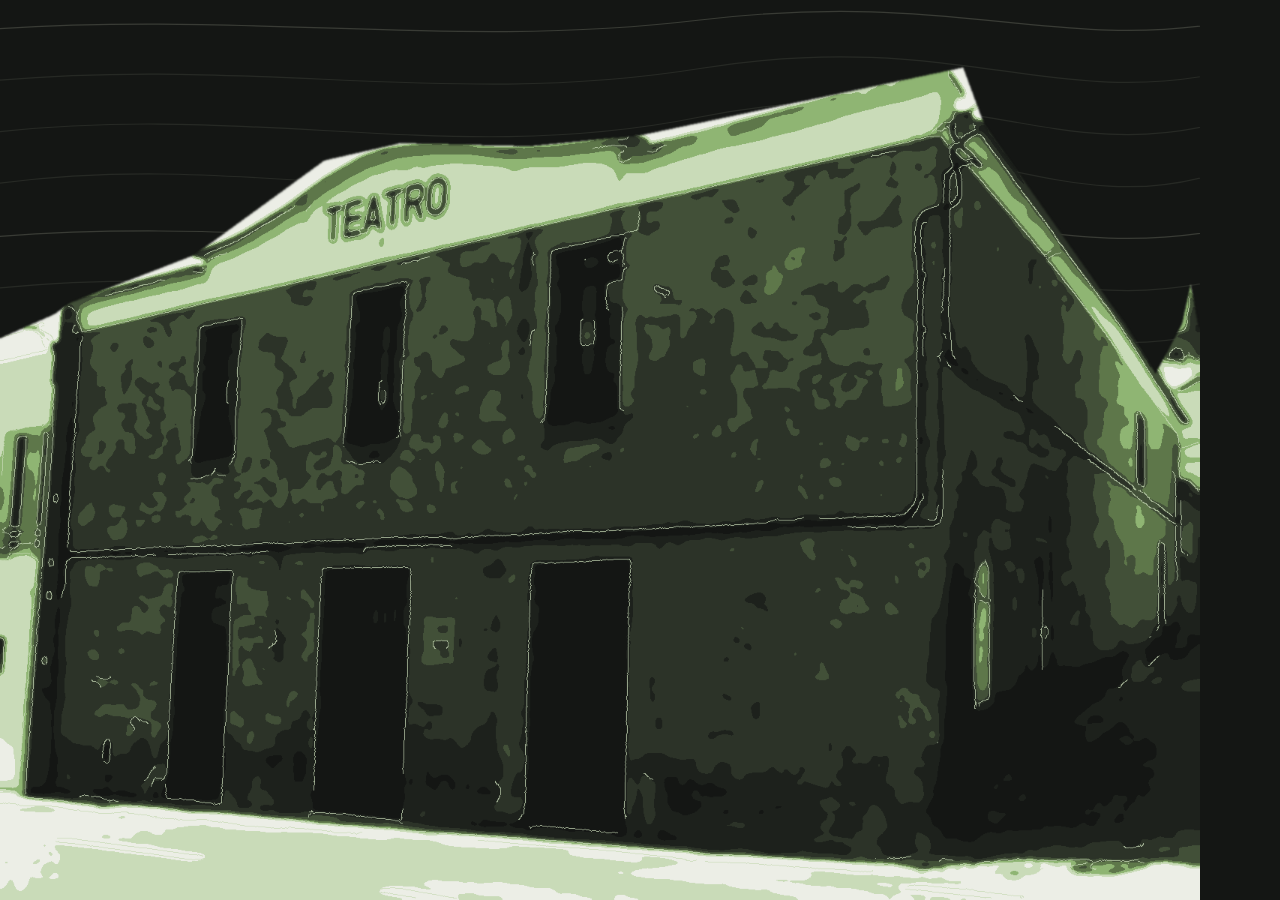
<file: grafismos/comp.html>
<html><body style="margin:0;background:#141614"><svg id=c width=1200 height=900 viewBox="0 0 1200 900" style="position:absolute"><g fill="none" stroke="#A3A895" stroke-width="1.2" id=g></g></svg><img src="base.png" style="position:absolute;width:1200px;height:900px"><script>
let g=document.getElementById('g'),h='';for(let i=0;i<18;i++){const y=30+i*52,a=20+(i*7%24);h+=`<path d="M-20 ${y} C 250 ${y-a}, 450 ${y+a}, 700 ${y-a/2} S 1050 ${y+a}, 1220 ${y-a/3}" stroke-opacity="${i%4==0?.26:.13}"/>`}g.innerHTML=h</script></body></html>
</file>
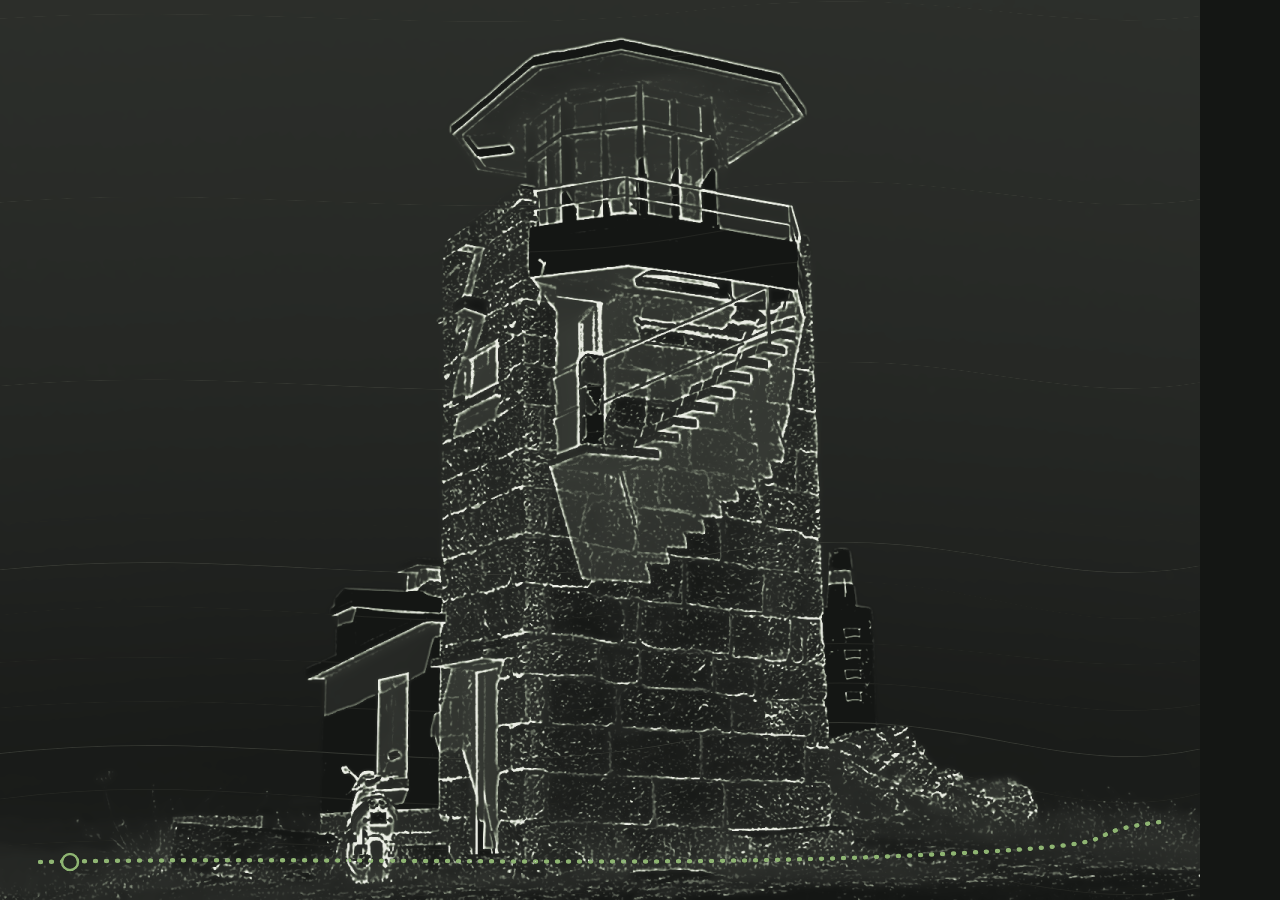
<file: grafismos/comp2.html>
<html><body style="margin:0;background:#141614"><svg width=1200 height=900 style="position:absolute"><g fill="none" stroke="#A3A895" stroke-width="1.1" id=g></g><path d="M40,862 C 330,856 620,868 900,856 S 1050,836 1160,822" fill="none" stroke="#8FB573" stroke-width="4.5" stroke-linecap="round" stroke-dasharray="1 10"/><circle cx="70" cy="862" r="8" fill="#141614" stroke="#8FB573" stroke-width="2.6"/></svg><img src="sk_base.png" style="position:absolute;width:1200px;height:900px;mix-blend-mode:lighten"><script>
let h='';for(let i=0;i<20;i++){const y=20+i*46,a=20+(i*7%24);h+=`<path d="M-20 ${y} C 250 ${y-a}, 450 ${y+a}, 700 ${y-a/2} S 1050 ${y+a}, 1220 ${y-a/3}" stroke-opacity="${i%4==0?.22:.10}"/>`}document.getElementById('g').innerHTML=h</script></body></html>
</file>
